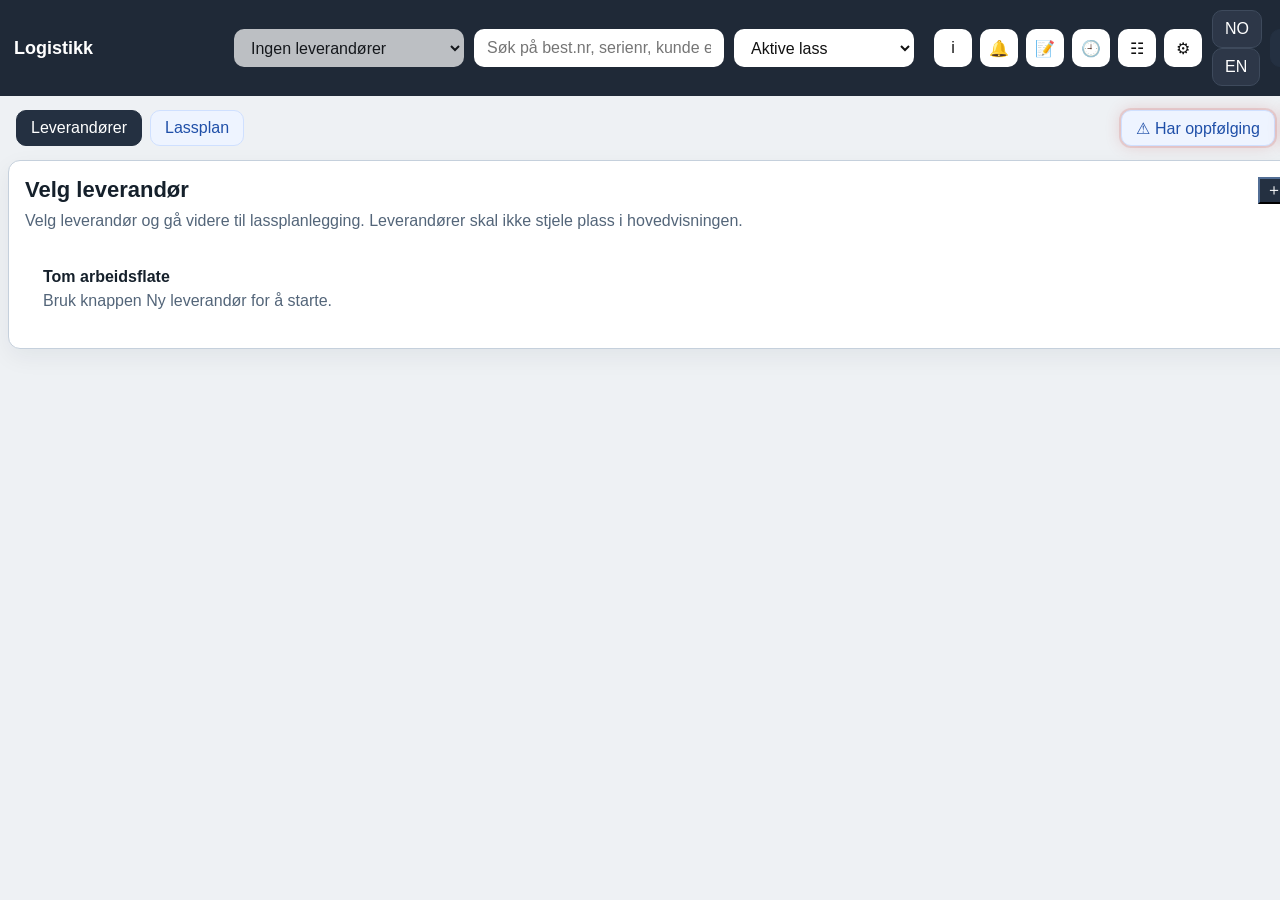
<file: modules/logistikk-og-ordre/intern-lassplan/static/index.html>
<!DOCTYPE html>
<html lang="no">
<head>
<meta charset="UTF-8" />
<meta name="viewport" content="width=device-width, initial-scale=1.0" />
<title>Logistikk</title>
<style>
:root{
  --bg:#eef1f4;
  --surface:#ffffff;
  --surface-soft:#f3f5f7;
  --surface-muted:#e9edf2;
  --surface-strong:#dde5ee;
  --border:#c5d0dc;
  --text:#15202b;
  --muted:#536579;
  --accent:#f58220;
  --accent-dark:#d76a10;
  --blue:#243041;
  --green:#2f8f5b;
  --amber:#d9a441;
  --red:#bf3f3f;
  --slate:#243041;
  --shadow:0 2px 10px rgba(16,24,40,.06);
  --radius:12px;
}
*{box-sizing:border-box}
html,body{margin:0;padding:0;font-family:Arial,Helvetica,sans-serif;background:var(--bg);color:var(--text)}
body{min-width:1420px}
button,input,select,textarea{font:inherit}
button{cursor:pointer}
.hidden{display:none !important}

@media print{
  .topbar,.toolbar,.hero-actions,.lass-actions,.row-actions,.drawer,.toast-wrap,.detail-panel,.detail-header-actions,.detail-filters,.detail-tabs,.page-controls{display:none !important}
  .page{padding:0}
  .panel{box-shadow:none}
  body{background:#fff;min-width:auto}
}

.topbar{
  position:sticky;
  top:0;
  z-index:80;
  display:grid;
  grid-template-columns:210px 230px 250px 180px 1fr auto;
  gap:10px;
  align-items:center;
  padding:10px 14px;
  background:#1f2937;
  color:#fff;
}
.brand{
  font-size:18px;
  font-weight:700;
  white-space:nowrap;
}
.topbar input,.topbar select,.topbar button{
  height:38px;
  border-radius:10px;
  border:1px solid rgba(255,255,255,.12);
  padding:0 12px;
}
.topbar input,.topbar select{background:#fff;color:#111}
.topbar button{background:#fff;color:#111}
.topbar button.primary{background:var(--accent);color:#fff;border-color:var(--accent)}
.topbar button.ghost{background:#2d3748;color:#fff;border-color:#3e4a5c}

.iconbar{
  display:flex;
  gap:8px;
  align-items:center;
}
.top-icon{
  position:relative;
  width:38px;
  height:38px;
  border-radius:10px;
  border:1px solid rgba(255,255,255,.12);
  background:#e7edf4;
  display:flex;
  align-items:center;
  justify-content:center;
  color:#1c2633;
}
.top-icon .dot{
  position:absolute;
  top:4px;
  right:4px;
  width:10px;
  height:10px;
  border-radius:999px;
  background:var(--red);
  display:none;
}
.top-icon.has-unread .dot{display:block}

.page{
  display:flex;
  flex-direction:column;
  gap:12px;
  padding:14px;
}
.panel{
  background:var(--surface);
  border:1px solid var(--border);
  border-radius:var(--radius);
  box-shadow:var(--shadow);
}

.page-controls{
  display:flex;
  gap:10px;
  align-items:center;
  justify-content:space-between;
}
.page-mode{
  display:flex;
  gap:8px;
  align-items:center;
}
.page-mode button{
  height:36px;
  padding:0 12px;
  border-radius:10px;
  border:1px solid #cfe0ff;
  background:#eef4ff;
  color:#1f4fa8;
}
.page-mode button.active{
  background:#243041;
  color:#fff;
  border-color:#243041;
}

.supplier-page{
  display:none;
}
.supplier-page.active{
  display:block;
}
.supplier-grid{
  display:grid;
  grid-template-columns:repeat(auto-fit,minmax(260px,1fr));
  gap:12px;
}
.supplier-card{
  border:1px solid var(--border);
  border-radius:14px;
  background:#fff;
  padding:16px;
  box-shadow:var(--shadow);
  display:flex;
  flex-direction:column;
  gap:10px;
}
.supplier-card h3{
  margin:0;
  font-size:18px;
}
.supplier-card p{
  margin:0;
  font-size:13px;
  line-height:1.45;
  color:var(--muted);
}
.supplier-card .row{
  display:flex;
  gap:8px;
  flex-wrap:wrap;
  align-items:center;
}
.supplier-card button{
  height:38px;
  padding:0 12px;
  border-radius:10px;
  border:1px solid var(--border);
  background:#fff;
}
.supplier-card button.primary{
  background:var(--accent);
  color:#fff;
  border-color:var(--accent);
}

.hero{
  display:grid;
  grid-template-columns:1.2fr 1fr;
  gap:14px;
  padding:14px 16px;
  align-items:start;
}
.hero h1{margin:0 0 6px 0;font-size:22px}
.hero p{margin:0;color:var(--muted);line-height:1.45}
.hero-actions{
  display:flex;
  gap:8px;
  flex-wrap:wrap;
  justify-content:flex-end;
}
.hero-actions button{
  height:36px;
  padding:0 12px;
  border-radius:10px;
  border:1px solid var(--border);
  background:#fff;
}

.summary{
  display:grid;
  grid-template-columns:repeat(6,1fr);
  gap:10px;
  padding:14px 16px;
}
.summary-card{
  min-height:88px;
  padding:12px 14px;
  border:1px solid var(--border);
  border-radius:12px;
  background:var(--surface-soft);
}
.summary-card.highlight{
  background:#eefbf4;
  border-color:#caead9;
}
.summary-card .label{
  margin-bottom:8px;
  font-size:12px;
  color:var(--muted);
  text-transform:uppercase;
  letter-spacing:.04em;
}
.summary-card .value{
  font-size:28px;
  font-weight:700;
  line-height:1.05;
  margin-bottom:6px;
}
.summary-card .sub{
  font-size:13px;
  line-height:1.35;
  color:var(--muted);
}

.toolbar{
  display:grid;
  grid-template-columns:1.35fr auto;
  gap:12px;
  align-items:start;
  padding:12px 16px;
}
.filter-grid{
  display:grid;
  grid-template-columns:repeat(5,1fr);
  gap:10px;
}
.field{
  display:flex;
  flex-direction:column;
  gap:6px;
}
.field label{
  font-size:12px;
  font-weight:700;
  color:var(--muted);
}
.field input,.field select,.field textarea{
  min-height:38px;
  padding:8px 10px;
  border:1px solid var(--border);
  border-radius:10px;
  background:#fff;
}
.field textarea{
  min-height:96px;
  resize:vertical;
}
.toolbar-actions{
  display:flex;
  gap:8px;
  flex-wrap:wrap;
  justify-content:flex-end;
  align-items:flex-end;
}
.toolbar-actions button{
  height:38px;
  padding:0 12px;
  border-radius:10px;
  border:1px solid var(--border);
  background:#fff;
}

.main-split{
  display:grid;
  grid-template-columns:1fr;
  gap:12px;
}
.main-split.with-detail{
  grid-template-columns:minmax(760px,1fr) 620px;
  align-items:start;
}
.left-content{
  display:flex;
  flex-direction:column;
  gap:12px;
  min-width:0;
}

.detail-panel{
  position:sticky;
  top:68px;
  display:none;
  flex-direction:column;
  gap:10px;
  min-width:0;
}
.main-split.with-detail .detail-panel{
  display:flex;
}

body.editor-focus{
  min-width:1280px;
}
body.editor-focus .page-controls,
body.editor-focus .hero,
body.editor-focus .summary{
  display:none;
}
body.editor-focus .main-split.with-detail{
  grid-template-columns:1fr;
}
body.editor-focus .main-split.with-detail .left-content{
  display:none;
}
body.editor-focus .detail-panel{
  position:relative;
  top:0;
}
body.editor-focus .detail-shell{
  min-height:calc(100vh - 112px);
}
body.editor-focus .detail-header{
  position:sticky;
  top:0;
  z-index:3;
}
body.editor-focus .detail-tabs{
  display:none;
}
body.editor-focus .detail-body{
  padding-top:8px;
  display:grid;
  grid-template-columns:repeat(3,minmax(0,1fr));
  gap:12px;
  align-items:start;
}
body.editor-focus .detail-section{
  display:flex;
}
body.editor-focus #tab-overview{
  grid-column:1;
}
body.editor-focus #tab-linehub{
  grid-column:2 / span 2;
  min-width:0;
}
body.editor-focus #tab-linehub .linehub-layout{
  display:grid;
  grid-template-columns:repeat(2,minmax(0,1fr));
  gap:12px;
  align-items:start;
}
body.editor-focus #tab-followup{
  display:none;
}
body.editor-focus .preview-frame{
  height:820px;
}
body.editor-focus .linehub-layout{
  min-height:unset;
}
body.editor-focus .preview-shell{
  min-width:0;
}
body.editor-focus .preview-shell .preview-body{
  min-height:820px;
}
body.editor-focus .preview-shell.expanded{
  grid-column:1 / -1;
}
body.editor-focus .preview-shell.expanded .preview-frame{
  height:82vh;
}

.focus-actionbar{
  display:none;
  align-items:center;
  justify-content:space-between;
  gap:12px;
  padding:12px 14px;
  border-bottom:1px solid var(--border);
  background:linear-gradient(180deg,#243041 0%, #1b2430 100%);
  color:#fff;
}
.focus-actionbar-copy{
  display:flex;
  flex-direction:column;
  gap:2px;
}
.focus-actionbar-copy strong{
  font-size:15px;
  letter-spacing:.01em;
}
.focus-actionbar-copy span{
  font-size:12px;
  color:rgba(255,255,255,.78);
}
.focus-actionbar-actions{
  display:flex;
  flex-wrap:wrap;
  justify-content:flex-end;
  gap:8px;
}
.focus-actionbar-actions button{
  height:38px;
  padding:0 14px;
  border-radius:10px;
  border:1px solid rgba(255,255,255,.16);
  background:rgba(255,255,255,.08);
  color:#fff;
  font-weight:700;
}
.focus-actionbar-actions .primary{
  background:linear-gradient(180deg,var(--accent) 0%, var(--accent-dark) 100%);
  border-color:var(--accent-dark);
  box-shadow:0 10px 24px rgba(245,130,32,.22);
}
.focus-actionbar-actions .ghost{
  background:rgba(255,255,255,.04);
}
body.editor-focus .focus-actionbar{
  display:flex;
}
body.editor-focus .detail-header-actions{
  display:none;
}
body.editor-focus .focus-mode-note{
  display:none;
}
.explorer-toolbar{
  background:linear-gradient(180deg,#fff 0%, #f8fafc 100%);
}
.explorer-toolbar .meta-row{
  display:flex;
  flex-wrap:wrap;
  align-items:center;
  gap:8px;
}
.explorer-toolbar .source-badge{
  font-weight:700;
  color:#243041;
  background:#fff7ef;
  border:1px solid #efc28f;
}
.field input,.field select,.field textarea,
.extract-input-wrap input{
  background:#fff;
  border-color:#bcc8d6;
  box-shadow:inset 0 1px 0 rgba(255,255,255,.5);
}
.detail-subsection,
.explorer-shell,
.preview-shell{
  background:linear-gradient(180deg,#ffffff 0%, #f8fafc 100%);
}
.preview-head,.explorer-head{
  background:linear-gradient(180deg,#eef3f7 0%, #e4ebf3 100%);
}
button.danger,#deleteOrderBtn{
  background:linear-gradient(180deg,#c44d4d 0%, #a93838 100%);
  color:#fff;
  border-color:#9e3030;
}
@media (max-width: 1200px){
  body.editor-focus .detail-body{
    grid-template-columns:minmax(0,1fr);
  }
  .linehub-layout{
    grid-template-columns:minmax(0,1fr);
  }
  .focus-actionbar{
    align-items:flex-start;
    flex-direction:column;
  }
  .focus-actionbar-actions{
    width:100%;
    justify-content:flex-start;
  }
}

.extract-modal{
  width:min(820px,100%);
}
.extract-intro{
  margin:0;
  color:var(--muted);
  line-height:1.5;
}
.extract-grid{
  display:grid;
  grid-template-columns:140px minmax(0,1fr);
  gap:10px 12px;
  align-items:start;
}
.extract-row{
  display:contents;
}
.extract-check{
  display:flex;
  align-items:center;
  gap:8px;
  font-weight:700;
  color:var(--text);
  padding-top:10px;
}
.extract-check input{
  margin:0;
}
.extract-input-wrap{
  display:flex;
  flex-direction:column;
  gap:6px;
}
.extract-input-wrap input{
  min-height:40px;
  padding:8px 10px;
  border:1px solid var(--border);
  border-radius:10px;
}
.extract-help{
  font-size:12px;
  color:var(--muted);
}
.focus-mode-note{
  display:none;
  padding:10px 14px;
  border-bottom:1px solid var(--border);
  background:#eef4ff;
  color:#1f4fa8;
  font-size:13px;
}
body.editor-focus .focus-mode-note{
  display:block;
}

.detail-shell{
  overflow:hidden;
}
#uploadDocBtn{display:none}
.detail-header{
  display:flex;
  justify-content:space-between;
  align-items:flex-start;
  gap:12px;
  padding:12px 14px;
  border-bottom:1px solid var(--border);
  background:var(--surface-soft);
}
.detail-header h2{
  margin:0 0 4px 0;
  font-size:18px;
}
.detail-header p{
  margin:0;
  color:var(--muted);
  font-size:13px;
  line-height:1.4;
}
.detail-header-actions{
  display:flex;
  gap:8px;
  flex-wrap:wrap;
}
.detail-header-actions button{
  height:34px;
  padding:0 10px;
  border-radius:10px;
  border:1px solid var(--border);
  background:#fff;
}

.detail-filters{
  display:flex;
  gap:8px;
  flex-wrap:wrap;
  padding:10px 14px 0 14px;
}
.filter-chip{
  height:32px;
  padding:0 10px;
  border-radius:999px;
  border:1px solid var(--border);
  background:#fff;
}
.filter-chip.active{
  background:#eef4ff;
  border-color:#cfe0ff;
  color:#1f4fa8;
}
.filter-inline{
  display:flex;
  gap:8px;
  align-items:center;
  flex-wrap:nowrap;
  overflow-x:auto;
  grid-column:1 / -1;
  padding-bottom:2px;
}
.filter-inline .filter-chip{
  flex:0 0 auto;
}
.filter-inline .field{
  min-width:auto;
}
.filter-inline-top{
  margin-bottom:12px;
}
.quick-actions .tool-icon{
  position:relative;
}
.quick-actions .tool-icon[data-label]::after{
  content:attr(data-label);
  position:absolute;
  bottom:-18px;
  left:50%;
  transform:translateX(-50%);
  font-size:10px;
  color:var(--muted);
  white-space:nowrap;
  font-weight:600;
}

.detail-tabs{
  display:flex;
  gap:8px;
  flex-wrap:wrap;
  padding:10px 14px 0 14px;
}
.detail-tab{
  height:34px;
  padding:0 12px;
  border-radius:999px;
  border:1px solid var(--border);
  background:#fff;
}
.detail-tab.active{
  background:#eef4ff;
  border-color:#cfe0ff;
  color:#1f4fa8;
}

.detail-body{
  padding:12px 14px 14px 14px;
  display:flex;
  flex-direction:column;
  gap:12px;
}
.detail-section{
  display:none;
  flex-direction:column;
  gap:12px;
}
.detail-section.active{
  display:flex;
}
 .detail-grid{
  display:grid;
  grid-template-columns:repeat(2,1fr);
  gap:8px;
}
.overview-grid{
  grid-template-columns:repeat(6,minmax(0,1fr));
}
.overview-grid .span-1{grid-column:span 1;}
.overview-grid .span-2{grid-column:span 2;}
.overview-grid .span-3{grid-column:span 3;}
.overview-grid .span-4{grid-column:1 / -1;}
.followup-grid{
  grid-template-columns:repeat(3,minmax(0,1fr));
}
.followup-grid .span-2{grid-column:span 2;}
.followup-grid .span-3{grid-column:1 / -1;}
.field.checkbox-inline{
  display:flex;
  align-items:flex-end;
}
.field.checkbox-inline label{
  display:flex;
  align-items:center;
  gap:8px;
  min-height:42px;
}
.field input.compact-input,
.field select.compact-input{
  max-width:100%;
}
#dOrderNo,#dSerial,#dLoad,#dTag,#dStatus{
  min-width:0;
}
#dSerial{
  font-family:ui-monospace,SFMono-Regular,Menlo,Consolas,monospace;
}
.detail-actions{
  display:flex;
  gap:10px;
  flex-wrap:wrap;
}
.detail-actions button{
  min-width:150px;
  height:40px;
  padding:0 16px;
  border-radius:10px;
  border:1px solid var(--border);
  background:#fff;
  display:inline-flex;
  align-items:center;
  justify-content:center;
}
.detail-subsection{
  border:1px solid var(--border);
  border-radius:12px;
  padding:12px;
  background:var(--surface-soft);
}
.subsection-head{
  margin-bottom:10px;
}
.subsection-head h4{
  margin:0 0 4px 0;
  font-size:15px;
}
.subsection-head p{
  margin:0;
  font-size:12px;
  color:var(--muted);
}

 .linehub-layout{
  display:grid;
  grid-template-columns:minmax(220px, 0.28fr) minmax(840px, 1.72fr);
  gap:12px;
  min-height:520px;
  position:relative;
}
.linehub-layout.preview-expanded .explorer-shell{
  display:none;
}
.linehub-layout.preview-expanded .preview-shell{
  grid-column:1 / -1;
}
.explorer-shell,
.preview-shell{
  border:1px solid var(--border);
  border-radius:12px;
  overflow:hidden;
  background:#fff;
}
.explorer-head,
.preview-head{
  display:flex;
  justify-content:space-between;
  align-items:center;
  gap:10px;
  padding:10px 12px;
  border-bottom:1px solid var(--border);
  background:var(--surface-soft);
}
.explorer-head h4,
.preview-head h4{
  margin:0;
  font-size:14px;
}
.preview-actions{
  display:flex;
  gap:8px;
  align-items:center;
  flex-wrap:wrap;
}
.preview-actions button{
  height:34px;
  padding:0 12px;
  border-radius:10px;
  border:1px solid var(--border);
  background:#fff;
}
.preview-actions button.primary{
  background:#243041;
  color:#fff;
  border-color:#243041;
}
.preview-shell.expanded{
  box-shadow:0 20px 50px rgba(15,23,42,.18);
}
.preview-shell.expanded .preview-body{
  min-height:760px;
}
.preview-shell.expanded .preview-frame{
  height:72vh;
}
.explorer-toolbar{
  display:flex;
  gap:8px;
  flex-wrap:wrap;
  padding:10px 12px;
  border-bottom:1px solid var(--border);
  background:#fff;
}
.explorer-toolbar button,
.explorer-toolbar select{
  height:32px;
  padding:0 10px;
  border-radius:9px;
  border:1px solid var(--border);
  background:#fff;
}
.explorer-toolbar button:disabled{
  opacity:.5;
  cursor:not-allowed;
}
.explorer-help{
  padding:10px 12px;
  border-bottom:1px solid var(--border);
  background:var(--surface-soft);
  color:var(--muted);
  font-size:12px;
  line-height:1.45;
}
.explorer-help strong{
  color:var(--text);
}
.dropzone{
  margin:10px 12px;
  padding:14px;
  border:1px dashed #b9c5d3;
  border-radius:12px;
  background:#fafcff;
  color:var(--muted);
  font-size:13px;
  line-height:1.5;
  text-align:center;
}
.dropzone-actions{
  display:flex;
  justify-content:center;
  margin-top:10px;
}
.dropzone-actions button{
  height:34px;
  padding:0 12px;
  border-radius:10px;
  border:1px solid var(--border);
  background:#fff;
}
.dropzone.drag-over{
  border-color:var(--blue);
  background:#eef4ff;
  color:#1f4fa8;
}
.explorer-list{
  display:flex;
  flex-direction:column;
  gap:0;
  max-height:420px;
  overflow:auto;
}
.explorer-item{
  display:grid;
  grid-template-columns:minmax(0,1fr) auto;
  gap:10px;
  align-items:center;
  padding:12px;
  border-top:1px solid #eef2f6;
  background:#fff;
}
.explorer-item.active{
  background:#eef4ff;
}
.explorer-item h5{
  margin:0 0 4px 0;
  font-size:13px;
}
.explorer-item p{
  margin:0;
  font-size:12px;
  color:var(--muted);
  line-height:1.35;
}
.explorer-actions{
  display:flex;
  gap:6px;
  flex-wrap:wrap;
  justify-content:flex-end;
  align-items:center;
}
.explorer-actions button{
  height:32px;
  padding:0 10px;
  border-radius:8px;
  border:1px solid var(--border);
  background:#fff;
}
.explorer-actions button.danger{
  border-color:#e7b9b9;
  color:#a13131;
  background:#fff7f7;
}
.explorer-actions button.active-source{
  border-color:#243041;
  background:#243041;
  color:#fff;
}
.explorer-source-toggle{
  display:flex;
  align-items:center;
  gap:6px;
  margin-right:4px;
  font-size:12px;
  color:var(--text);
  white-space:nowrap;
}
.explorer-source-toggle input{
  margin:0;
}
.explorer-item.source-active{
  box-shadow:inset 4px 0 0 #243041;
}
.explorer-source-meta{
  display:flex;
  align-items:center;
  gap:6px;
  flex-wrap:wrap;
  font-size:12px;
  color:var(--muted);
}
.explorer-source-chip{
  display:inline-flex;
  align-items:center;
  gap:6px;
  padding:2px 8px;
  border-radius:999px;
  background:#eef4ff;
  color:#243041;
  font-size:11px;
  font-weight:700;
}

.preview-body{
  min-height:320px;
  background:#fff;
}
.preview-placeholder{
  padding:16px;
  color:var(--muted);
}
.preview-frame{
  width:100%;
  height:620px;
  border:0;
}
.preview-image{
  display:block;
  max-width:100%;
}
.preview-text{
  padding:14px;
  white-space:pre-wrap;
  line-height:1.5;
  font-size:13px;
}

.stack{
  display:flex;
  flex-direction:column;
  gap:12px;
}
.unassigned-card,  .toolbar-chips-bottom{margin-top:12px}
.load-card{
  border:1px solid #b9c7d6;
  border-radius:16px;
  overflow:hidden;
  background:#f7fafc;
  border-left:8px solid #94a3b8;
  box-shadow:0 8px 18px rgba(36,48,65,.07);
}
.load-card.load-color-1{
  border-left-color:#15803d;
  background:linear-gradient(180deg,#effaf3 0%, #ffffff 20%);
}
.load-card.load-color-1 .load-head{
  background:var(--load-header-bg);
  color:#fff;
}
.load-card.load-color-2{
  border-left-color:#6d28d9;
  background:linear-gradient(180deg,#f4efff 0%, #ffffff 20%);
}
.load-card.load-color-2 .load-head{
  background:#2b1759;
  color:#fff;
}
.load-card.load-color-3{
  border-left-color:#c2410c;
  background:linear-gradient(180deg,#fff2e8 0%, #ffffff 20%);
}
.load-card.load-color-3 .load-head{
  background:#5a2407;
  color:#fff;
}
.load-card.load-color-4{
  border-left-color:#1d4ed8;
  background:linear-gradient(180deg,#eef4ff 0%, #ffffff 20%);
}
.load-card.load-color-4 .load-head{
  background:#14316f;
  color:#fff;
}
.load-card.load-color-5{
  border-left-color:#b42318;
  background:linear-gradient(180deg,#fff0f0 0%, #ffffff 20%);
}
.load-card.load-color-5 .load-head{
  background:#661b18;
  color:#fff;
}
.load-card.full{border-left-color:var(--red)}
.load-card.full .load-head{box-shadow:inset 0 0 0 2px rgba(245,158,11,.35)}
.load-card.next-available .load-head{box-shadow:inset 0 0 0 2px rgba(249,115,22,.38)}
 .load-head,.unassigned-head{
  display:grid;
  grid-template-columns:auto 1fr auto;
  gap:10px;
  align-items:center;
  padding:8px 12px;
  min-height:56px;
  border-bottom:1px solid var(--border);
  background:var(--unassigned-header-bg);
  color:#fff;
}
.load-left{
  display:flex;
  align-items:center;
  gap:10px;
}
.load-priority{
  min-width:110px;
  height:30px;
  padding:0 12px;
  border-radius:999px;
  background:#0f172a;
  color:#fff;
  display:flex;
  align-items:center;
  justify-content:center;
  font-size:12px;
  font-weight:700;
  text-transform:uppercase;
  letter-spacing:.04em;
}
.load-title{
  font-size:16px;
  font-weight:700;
  white-space:nowrap;
}
.load-metrics{
  display:flex;
  flex-wrap:wrap;
  gap:8px;
  align-items:center;
}
.load-head .badge{
  border:1px solid rgba(249,115,22,.45);
}
.load-head .badge.green,
.load-head .badge.red,
.load-head .badge.blue,
.load-head .badge.gray{
  background:rgba(255,255,255,.96);
}
.load-head .strong-metric{
  font-weight:800;
}
.load-note{
  padding:10px 14px;
  background:#fff7e8;
  border-bottom:1px solid #f2ddab;
  font-size:13px;
  line-height:1.45;
}
.lass-actions{
  display:flex;
  gap:8px;
  align-items:center;
}
.lass-actions button{
  height:30px;
  padding:0 10px;
  border-radius:10px;
  border:1px solid var(--border);
  background:#fff;
}
.full-toggle{
  display:flex;
  align-items:center;
  gap:8px;
  min-width:96px;
  justify-content:center;
  height:30px;
  padding:0 12px;
  border-radius:10px;
  border:1px solid var(--border);
  background:#fff;
  font-weight:700;
  color:#334155;
}
.full-toggle.active{
  background:#fff0f0;
  border-color:#e6b7b7;
  color:#a13030;
  box-shadow:0 0 0 2px rgba(201,77,77,.10);
}

.badge{
  display:inline-flex;
  align-items:center;
  gap:6px;
  padding:3px 8px;
  border-radius:999px;
  font-size:12px;
  white-space:nowrap;
  border:1px solid transparent;
}
.badge.gray{color:#425466;background:#eff3f6;border-color:#d9e1e8}
.badge.blue{color:#1f4fa8;background:#eef4ff;border-color:#cfe0ff}
.badge.green{color:#1a7d51;background:#eefbf4;border-color:#caead9}
.badge.amber{color:#8a6410;background:#fff7e8;border-color:#f2ddab}
.badge.red{color:#a13030;background:#fff0f0;border-color:#f0caca}

.table-wrap{overflow:auto}
.orders{
  width:100%;
  border-collapse:collapse;
  min-width:1320px;
}
.orders th{
  position:sticky;
  top:0;
  z-index:1;
  padding:10px 8px;
  text-align:left;
  font-size:12px;
  text-transform:uppercase;
  letter-spacing:.04em;
  color:var(--muted);
  background:#f7f9fb;
  border-bottom:1px solid var(--border);
  white-space:nowrap;
}
.orders td{
  padding:10px 8px;
  border-bottom:1px solid #edf1f5;
  vertical-align:top;
  font-size:13px;
}
.orders tr:hover td{background:#fcfdff}
.orders tr.active-order td{background:#eef4ff}
.orders tr.dragging td{opacity:.45}

.row-actions{
  display:flex;
  gap:6px;
  align-items:center;
}
.icon-btn{
  min-width:30px;
  height:30px;
  padding:0 8px;
  border-radius:8px;
  border:1px solid var(--border);
  background:#fff;
}
.icon-btn.blue{background:#eef4ff;border-color:#cfe0ff}
.icon-btn.green{background:#eefbf4;border-color:#caead9}
.icon-btn.amber{background:#fff7e8;border-color:#f2ddab}
.icon-btn.red{background:#fff0f0;border-color:#f0caca}

.inline-select{
  width:100%;
  min-width:88px;
  height:34px;
  padding:4px 8px;
  border:1px solid var(--border);
  border-radius:8px;
  background:#fff;
}
.small-text{
  margin-top:4px;
  font-size:12px;
  color:var(--muted);
  line-height:1.35;
}
.empty{
  padding:16px 14px;
  color:var(--muted);
}

.drawer{
  position:fixed;
  top:62px;
  right:14px;
  width:430px;
  max-height:78vh;
  overflow:auto;
  display:none;
  z-index:100;
  border:1px solid var(--border);
  border-radius:16px;
  background:#fff;
  box-shadow:0 24px 60px rgba(15,23,42,.18);
}
.drawer.open{display:block}
.drawer-header{
  position:sticky;
  top:0;
  z-index:1;
  display:flex;
  justify-content:space-between;
  align-items:center;
  gap:10px;
  padding:14px 16px;
  border-bottom:1px solid var(--border);
  background:#fff;
}
.drawer-header h3{margin:0;font-size:20px}
.drawer-body{
  padding:12px 14px 14px 14px;
  display:flex;
  flex-direction:column;
  gap:10px;
}
.drawer-card{
  border:1px solid var(--border);
  border-radius:12px;
  padding:12px;
  background:var(--surface-soft);
}
.drawer-card.unread{box-shadow:0 0 0 2px rgba(47,111,237,.10)}
.drawer-card h4{margin:0 0 6px 0;font-size:14px}
.drawer-card p{margin:0 0 8px 0;font-size:13px;color:var(--muted);line-height:1.4}
.drawer-actions{
  display:flex;
  flex-wrap:wrap;
  gap:8px;
}
.drawer-actions button{
  height:32px;
  padding:0 10px;
  border-radius:9px;
  border:1px solid var(--border);
  background:#fff;
}
.column-grid{
  display:grid;
  grid-template-columns:repeat(2,1fr);
  gap:8px;
}
.column-item{
  display:flex;
  align-items:center;
  gap:8px;
  padding:8px 10px;
  border:1px solid var(--border);
  border-radius:10px;
  background:var(--surface-soft);
}

.modal-wrap{
  position:fixed;
  inset:0;
  display:none;
  align-items:center;
  justify-content:center;
  padding:20px;
  background:rgba(15,23,42,.38);
  z-index:120;
}
.modal-wrap.open{display:flex}
.modal{
  width:min(760px,100%);
  max-height:92vh;
  overflow:auto;
  border-radius:18px;
  border:1px solid var(--border);
  background:#fff;
  box-shadow:0 20px 60px rgba(2,6,23,.18);
}
.modal-header{
  display:flex;
  justify-content:space-between;
  align-items:center;
  gap:12px;
  padding:16px 18px;
  border-bottom:1px solid var(--border);
}
.modal-header h3{margin:0;font-size:20px}
.modal-body{
  padding:16px 18px;
  display:flex;
  flex-direction:column;
  gap:14px;
}
.modal-grid{
  display:grid;
  grid-template-columns:repeat(2,1fr);
  gap:12px;
}
.modal-actions{
  display:flex;
  flex-wrap:wrap;
  gap:8px;
  justify-content:flex-end;
  padding:0 18px 18px 18px;
}
.modal-actions button{
  height:40px;
  padding:0 14px;
  border-radius:10px;
  border:1px solid var(--border);
  background:#fff;
}
.modal-actions .primary{
  background:var(--accent);
  color:#fff;
  border-color:var(--accent);
}
.notice{
  padding:10px 12px;
  border:1px solid #f0dfbf;
  border-radius:10px;
  background:#fff8ee;
  font-size:13px;
  line-height:1.45;
}
.tag-list{
  display:flex;
  flex-wrap:wrap;
  gap:8px;
}
.tag-choice{
  height:36px;
  padding:0 12px;
  border-radius:999px;
  border:1px solid var(--border);
  background:#fff;
}
.tag-choice.active{
  border-color:#f0c16d;
  background:#fff4dc;
}

.toast-wrap{
  position:fixed;
  right:14px;
  bottom:14px;
  z-index:140;
  display:flex;
  flex-direction:column;
  gap:8px;
}
.toast{
  min-width:260px;
  max-width:420px;
  padding:12px 14px;
  border-radius:12px;
  border:1px solid var(--border);
  background:#fff;
  box-shadow:0 14px 30px rgba(15,23,42,.12);
}
.toast strong{display:block;margin-bottom:4px}

.compact-tools{align-items:flex-start}
.tool-icon{
  width:38px;
  min-width:38px;
  height:38px;
  padding:0;
  border-radius:10px;
  font-size:16px;
  font-weight:700;
}
.toolbar-actions .tool-icon.dark,
.detail-header-actions button,
.detail-actions button,
.explorer-actions button,
.row-actions .icon-btn,
.lass-actions button,
.hero-actions button,
.modal-actions button,
.page-mode button,
#excelBtn,
#pdfBtn,
#newSupplierBtn{
  background:#243041;
  color:#fff;
  border-color:#243041;
}
.toolbar-actions .tool-icon.danger,
#deleteOrderBtn,
#closeDocViewerBtn{
  background:#8f2d2d;
  color:#fff;
  border-color:#8f2d2d;
}
.toolbar-actions .tool-icon:hover,
.detail-header-actions button:hover,
.detail-actions button:hover,
.explorer-actions button:hover,
.row-actions .icon-btn:hover,
.lass-actions button:hover,
.hero-actions button:hover,
.modal-actions button:hover,
.page-mode button:hover{
  filter:brightness(1.08);
}
.document-viewer{
  display:flex;
  flex-direction:column;
  gap:10px;
  padding:12px 14px 14px 14px;
}
.document-viewer-head{
  display:flex;
  justify-content:space-between;
  align-items:flex-start;
  gap:12px;
  padding:12px;
  border:1px solid var(--border);
  border-radius:12px;
  background:var(--surface-soft);
}
.document-viewer-head h3{
  margin:0 0 4px 0;
  font-size:18px;
}
.document-viewer-head p{
  margin:0;
  color:var(--muted);
  font-size:13px;
}
.document-viewer-actions{
  display:flex;
  gap:8px;
  flex-wrap:wrap;
}
.document-viewer-actions button{
  height:36px;
  padding:0 12px;
  border-radius:10px;
  border:1px solid var(--border);
}
.document-viewer-body{
  min-height:620px;
  border:1px solid var(--border);
  border-radius:12px;
  background:#fff;
  overflow:auto;
}
.document-viewer-body .preview-frame{
  height:78vh;
}
.document-viewer-body .preview-image{
  max-width:100%;
  margin:0 auto;
}
.document-viewer-body .preview-text{
  min-height:620px;
}
.load-card.full{
  box-shadow:0 0 0 2px rgba(201,77,77,.16), var(--shadow);
}
.load-card.full .load-head{
  border-bottom-color:#f0caca;
}
.load-full-state{
  display:inline-flex;
  align-items:center;
  gap:6px;
}
.load-full-state strong{
  color:#a13030;
}
.full-toggle.active::before{
  content:"✓";
  font-weight:700;
}
.empty-state{
  padding:22px 18px;
  color:var(--muted);
}
.empty-state strong{
  display:block;
  margin-bottom:6px;
  color:var(--text);
}

.toolbar-actions.compact-tools{
  align-items:center;
}
.action-pill{
  display:flex;
  flex-direction:column;
  justify-content:center;
  align-items:flex-start;
  min-width:154px;
  min-height:58px;
  padding:8px 12px;
  border-radius:12px;
  border:1px solid #243041;
  background:#243041;
  color:#fff;
  line-height:1.15;
  text-align:left;
}
.action-pill strong{
  display:block;
  font-size:14px;
  font-weight:700;
}
.action-pill small{
  display:block;
  margin-top:4px;
  font-size:11px;
  opacity:.82;
}
.action-pill .symbol{
  margin-right:6px;
  font-size:14px;
  font-weight:700;
}
.action-pill.danger{
  background:#8f2d2d;
  border-color:#8f2d2d;
}
.toolbar-actions .action-pill:hover,
.supplier-card .danger:hover,
.drawer-header-actions button:hover{
  filter:brightness(1.08);
}

.topbar-right{
  display:flex;
  gap:10px;
  justify-content:flex-end;
  align-items:center;
}
.export-group{
  display:flex;
  gap:8px;
  align-items:center;
}
.export-group button{
  background:#243041;
  color:#fff;
  border-color:#243041;
}
.quick-actions{
  display:flex;
  gap:8px;
  align-items:flex-end;
}
.quick-actions .action-pill{
  min-width:148px;
}
.drawer-card{
  cursor:pointer;
}
.drawer-card .drawer-actions{
  margin-top:10px;
}
.drawer-card.read{
  opacity:.78;
}
.supplier-toolbar{
  display:flex;
  justify-content:space-between;
  align-items:flex-start;
  gap:12px;
  flex-wrap:wrap;
  margin-bottom:14px;
}
.supplier-toolbar-actions{
  display:flex;
  gap:8px;
  flex-wrap:wrap;
}
.supplier-toolbar-actions button,
.supplier-card button.danger{
  background:#243041;
  color:#fff;
  border-color:#243041;
}
.supplier-card button.danger{
  background:#8f2d2d;
  border-color:#8f2d2d;
}
.drawer-header-actions{
  display:flex;
  gap:8px;
  flex-wrap:wrap;
  align-items:center;
}
.drawer-header-actions button{
  height:34px;
  padding:0 10px;
  border-radius:10px;
  border:1px solid var(--border);
  background:#fff;
}


.page-mode button{
  background:#eef4ff !important;
  color:#1f4fa8 !important;
  border-color:#cfe0ff !important;
}
.page-mode button.active{
  background:#243041 !important;
  color:#fff !important;
  border-color:#243041 !important;
}
.quick-action{
  display:inline-flex;
  align-items:center;
  gap:8px;
  height:38px;
  padding:0 12px;
  border-radius:10px;
  border:1px solid #243041;
  background:#243041;
  color:#fff;
  font-weight:700;
  white-space:nowrap;
}
.quick-action .symbol{
  font-size:15px;
  line-height:1;
}
.quick-action:hover{
  filter:brightness(1.08);
}
.quick-actions{
  display:flex;
  align-items:center;
  gap:8px;
  flex-wrap:wrap;
}
.quick-actions .tool-icon{
  display:inline-flex;
  align-items:center;
  justify-content:center;
}


.tm-theme-accent{ color:var(--accent); }
.panel,.detail-shell,.linehub-shell,.preview-shell,.overview-followup{ box-shadow:0 8px 24px rgba(21,32,43,.06); }
.detail-header,.preview-head,.explorer-head,.document-viewer-head{ background:linear-gradient(180deg,#ffffff 0%, #f4f6f8 100%); }
button,.btn{ transition:background .18s ease, border-color .18s ease, box-shadow .18s ease, color .18s ease, transform .18s ease; }
button.primary,.modal-actions .primary,#saveOrderBtn,#extractOrderInfoBtn.import-ready{
  background:linear-gradient(180deg,var(--accent) 0%, var(--accent-dark) 100%);
  color:#fff; border-color:var(--accent-dark);
}
#extractOrderInfoBtn{ font-weight:800; }
#extractOrderInfoBtn.import-ready{ box-shadow:0 0 0 3px rgba(245,130,32,.18), 0 10px 24px rgba(245,130,32,.18); }
#extractOrderInfoBtn.import-pulse{ animation:importPulse 1.5s ease-in-out infinite; }
@keyframes importPulse{
  0%,100%{ box-shadow:0 0 0 0 rgba(245,130,32,.26), 0 10px 24px rgba(245,130,32,.18);}
  50%{ box-shadow:0 0 0 6px rgba(245,130,32,.12), 0 12px 28px rgba(245,130,32,.24);}
}
.badge.gray{ background:#eef2f6; color:#243041; border:1px solid #d3dce6; }
.explorer-help{ background:#fff7ef; color:#5e4a36; border-bottom:1px solid #f2d6bc; }
.dropzone{ background:linear-gradient(180deg,#fffaf5 0%, #fff 100%); border-color:#efc28f; color:#7a5a3d; }
.dropzone .dropzone-actions button{ background:#243041; color:#fff; border-color:#243041; }
.dropzone.drag-over{
  border-color:var(--accent); background:#fff3e7; color:#7a4a1e;
  box-shadow:inset 0 0 0 2px rgba(245,130,32,.18);
}
.field label,label,.extract-check{ color:#243041; font-weight:700; }
input,select,textarea{ background:#fff; border-color:#bcc8d5; }
input:focus,select:focus,textarea:focus{ outline:none; border-color:var(--accent); box-shadow:0 0 0 3px rgba(245,130,32,.14); }
.focus-mode-note{ background:#fff3e7; color:#5a402c; border-top:1px solid #f1d0b0; border-bottom:1px solid #f1d0b0; }


/* v31 focus layout and stronger TM-style contrast */
body.editor-focus .detail-shell{
  max-width:none;
}
body.editor-focus .detail-body{
  grid-template-columns:minmax(420px, 0.62fr) minmax(300px, 0.34fr) minmax(360px, 0.44fr);
  gap:16px;
  align-items:start;
}
body.editor-focus #tab-overview{
  grid-column:1;
}
body.editor-focus #tab-linehub{
  grid-column:2 / span 2;
}
body.editor-focus #tab-linehub .linehub-layout{
  display:grid;
  grid-template-columns:minmax(280px, 0.95fr) minmax(360px, 1.15fr);
  gap:16px;
  align-items:start;
}
body.editor-focus .explorer-shell,
body.editor-focus .preview-shell,
body.editor-focus .detail-grid,
body.editor-focus .detail-subsection{
  box-shadow:0 8px 24px rgba(18,28,45,.06);
}
body.editor-focus .explorer-shell,
body.editor-focus .preview-shell{
  border:1px solid #c9d5e2;
  border-radius:16px;
  overflow:hidden;
}
body.editor-focus .preview-frame{
  height:calc(100vh - 330px);
  min-height:560px;
}
body.editor-focus .explorer-list{
  max-height:330px;
  overflow:auto;
}
body.editor-focus .explorer-help{
  background:#fff4e8;
  border-top:1px solid #f2c79b;
  border-bottom:1px solid #f2c79b;
  color:#503211;
}
body.editor-focus .dropzone{
  background:linear-gradient(180deg,#fffdfa 0%, #fff4e7 100%);
  border:1px dashed #f2b06b;
}
body.editor-focus .detail-grid,
body.editor-focus .followup-inline,
body.editor-focus .detail-actions{
  background:#f9fbfd;
  border:1px solid #d7e1eb;
  border-radius:16px;
  padding:14px;
}
body.editor-focus .detail-actions{
  margin-top:12px;
}
body.editor-focus .focus-actionbar{
  box-shadow:0 10px 26px rgba(11,18,31,.16);
}
body.editor-focus .focus-actionbar-actions .primary{
  box-shadow:0 0 0 1px rgba(245,130,32,.22), 0 10px 20px rgba(245,130,32,.24);
}
body.editor-focus input,
body.editor-focus select,
body.editor-focus textarea{
  background:#fff;
  border-color:#b9c7d6;
}
body.editor-focus .field label,
body.editor-focus .subsection-head h4,
body.editor-focus .explorer-head h4,
body.editor-focus .preview-head h4{
  color:#1b2a3b;
}
@media (max-width: 1500px){
  body.editor-focus .detail-body{
    grid-template-columns:minmax(360px, 0.7fr) minmax(0, 1fr);
  }
  body.editor-focus #tab-linehub{
    grid-column:2;
  }
  body.editor-focus #tab-linehub .linehub-layout{
    grid-template-columns:minmax(260px, 0.9fr) minmax(320px, 1.1fr);
  }
}
@media (max-width: 1180px){
  body.editor-focus .detail-body{
    grid-template-columns:minmax(0,1fr);
  }
  body.editor-focus #tab-linehub{
    grid-column:1;
  }
  body.editor-focus #tab-linehub .linehub-layout{
    grid-template-columns:minmax(0,1fr);
  }
  body.editor-focus .preview-frame{
    height:620px;
  }
}


.load-card,
.load-card.load-color-1,
.load-card.load-color-2,
.load-card.load-color-3,
.load-card.load-color-4,
.load-card.load-color-5{
  border-left:none !important;
  background:#fff !important;
}
.load-card .load-head{
  position:relative;
  background:#3c2d22 !important;
  color:#fff !important;
  border-bottom:none;
  min-height:86px;
  padding:14px 16px 14px 18px;
}
.load-card.next-available .load-head::before{
  content:"";
  position:absolute;
  left:0;
  top:0;
  bottom:0;
  width:6px;
  background:var(--accent);
  border-top-left-radius:14px;
  border-bottom-left-radius:14px;
}
.load-card.full .load-head,
.load-card.next-available .load-head{
  box-shadow:none !important;
}
.load-card .load-head .badge{
  border-color:rgba(245,130,32,.42);
}
.load-card .load-head .badge.blue,
.load-card .load-head .badge.gray,
.load-card .load-head .badge.green,
.load-card .load-head .badge.red{
  background:#fff;
}
.load-head-center{
  display:flex;
  flex-direction:column;
  align-items:center;
  justify-content:center;
  gap:4px;
  text-align:center;
}
.load-head-center .weeks{
  font-size:24px;
  font-weight:800;
  line-height:1;
}
.load-head-center .eta{
  font-size:16px;
  font-weight:700;
  line-height:1.1;
}
.load-head-center .count{
  font-size:12px;
  color:rgba(255,255,255,.82);
}
.load-toggle{
  width:34px;
  height:34px;
  border-radius:10px;
  border:1px solid rgba(255,255,255,.18);
  background:rgba(255,255,255,.08);
  color:#fff;
  font-weight:700;
}
.load-toggle:hover{
  background:rgba(255,255,255,.16);
}
.load-card.collapsed .table-wrap{
  display:none;
}
.load-summary-row{
  padding:10px 14px;
  border-top:1px solid var(--border);
  color:var(--muted);
  font-size:13px;
  background:#fafbfc;
}
.page-mode .alert-chip{
  border-color:#e9b8b8;
  background:#fff0f0;
  color:#a12b2b;
  box-shadow:0 0 0 2px rgba(191,63,63,.14), 0 0 16px rgba(191,63,63,.18);
}
.page-mode .alert-chip.active{
  background:#c13636;
  border-color:#c13636;
  color:#fff;
}
.page-mode .alert-chip.hidden-chip{
  display:none;
}
.toolbar-chips-bottom{display:none !important;}


/* v35 compact TM planning overrides */
.page{
  gap:10px;
  padding:10px;
}
.page-controls{
  display:grid;
  grid-template-columns:auto 1fr auto;
  gap:8px;
  align-items:center;
  margin-bottom:-2px;
}
.page-controls .page-mode:nth-child(2){
  justify-content:center;
}
.page-controls .page-mode:nth-child(3){
  justify-content:flex-end;
}
.page-mode button{
  height:34px;
  padding:0 10px;
}
.hero{
  padding:10px 14px;
  gap:10px;
}
.summary{
  gap:8px;
  padding:10px 12px;
}
.summary-card{
  min-height:74px;
  padding:12px 14px;
}
.summary-card .value{
  font-size:22px;
}
.toolbar{
  padding:10px 12px;
}
.unassigned-head{
  padding:10px 12px;
}
.load-card,
.load-card.load-color-1,
.load-card.load-color-2,
.load-card.load-color-3,
.load-card.load-color-4,
.load-card.load-color-5{
  border:1px solid var(--border) !important;
  border-left:none !important;
  background:#fff !important;
  border-radius:16px;
  overflow:hidden;
  box-shadow:0 4px 12px rgba(36,48,65,.06);
}
.load-card.next-available{
  box-shadow:0 4px 14px rgba(245,130,32,.10);
}
.load-card .load-head{
  position:relative;
  grid-template-columns:auto 1fr auto !important;
  gap:10px !important;
  padding:10px 14px !important;
  background:#342518 !important;
  color:#fff !important;
  border-bottom:1px solid rgba(255,255,255,.08);
}
.load-card.next-available .load-head::before{
  content:"";
  position:absolute;
  left:0;
  top:8px;
  bottom:8px;
  width:5px;
  border-radius:0 6px 6px 0;
  background:var(--accent);
}
.load-card.full .load-head{
  box-shadow:none !important;
}
.load-left{
  gap:8px;
}
.load-toggle{
  width:30px;
  height:30px;
  border-radius:9px;
  background:rgba(255,255,255,.08);
}
.load-priority{
  min-width:86px;
  height:30px;
  padding:0 10px;
  background:#0d1b35;
}
.load-title{
  font-size:14px;
}
.load-head-center{
  display:flex !important;
  flex-direction:row !important;
  align-items:center !important;
  justify-content:center !important;
  gap:8px !important;
  text-align:left !important;
}
.load-head-center .metric-pill{
  display:inline-flex;
  align-items:center;
  justify-content:center;
  min-height:30px;
  padding:0 12px;
  border-radius:999px;
  background:#fff;
  color:#1f3f76;
  border:1px solid rgba(245,130,32,.28);
  font-weight:800;
  line-height:1;
}
.load-head-center .weeks,
.load-head-center .eta{
  font-size:14px !important;
}
.load-count{
  font-size:12px;
  color:rgba(255,255,255,.82);
  white-space:nowrap;
}
.lass-actions{
  gap:8px;
}
.lass-actions button,
.full-toggle{
  height:32px;
  min-width:auto;
  padding:0 12px;
}
.load-note{
  padding:8px 12px;
}
.load-card.collapsed .table-wrap{
  display:none;
}
.load-summary-row{
  padding:8px 12px;
}
.filter-inline-top.toolbar-chips-bottom{
  display:none !important;
}
.page-mode .alert-chip{
  box-shadow:0 0 0 2px rgba(191,63,63,.16), 0 0 16px rgba(191,63,63,.22);
}
@media (max-width: 1200px){
  .page-controls{
    grid-template-columns:1fr;
  }
  .page-controls .page-mode:nth-child(2),
  .page-controls .page-mode:nth-child(3){
    justify-content:flex-start;
  }
  .load-head{
    grid-template-columns:1fr !important;
  }
  .load-head-center{
    justify-content:flex-start !important;
    flex-wrap:wrap;
  }
}


/* v35 compact TM planning overrides */
.page{
  gap:10px;
  padding:10px;
}
.page-controls{
  display:grid;
  grid-template-columns:auto 1fr auto;
  gap:8px;
  align-items:center;
  margin-bottom:-2px;
}
.page-controls .page-mode:nth-child(2){
  justify-content:center;
}
.page-controls .page-mode:nth-child(3){
  justify-content:flex-end;
}
.page-mode button{
  height:34px;
  padding:0 10px;
}
.hero{
  padding:10px 14px;
  gap:10px;
}
.summary{
  gap:8px;
  padding:10px 12px;
}
.summary-card{
  min-height:74px;
  padding:12px 14px;
}
.summary-card .value{
  font-size:22px;
}
.toolbar{
  padding:10px 12px;
}
.unassigned-head{
  padding:10px 12px;
}
.load-card,
.load-card.load-color-1,
.load-card.load-color-2,
.load-card.load-color-3,
.load-card.load-color-4,
.load-card.load-color-5{
  border:1px solid var(--border) !important;
  border-left:none !important;
  background:#fff !important;
  border-radius:16px;
  overflow:hidden;
  box-shadow:0 4px 12px rgba(36,48,65,.06);
}
.load-card.next-available{
  box-shadow:0 4px 14px rgba(245,130,32,.10);
}
.load-card .load-head{
  position:relative;
  grid-template-columns:auto 1fr auto !important;
  gap:10px !important;
  padding:10px 14px !important;
  background:#342518 !important;
  color:#fff !important;
  border-bottom:1px solid rgba(255,255,255,.08);
}
.load-card.next-available .load-head::before{
  content:"";
  position:absolute;
  left:0;
  top:8px;
  bottom:8px;
  width:5px;
  border-radius:0 6px 6px 0;
  background:var(--accent);
}
.load-card.full .load-head{
  box-shadow:none !important;
}
.load-left{
  gap:8px;
}
.load-toggle{
  width:30px;
  height:30px;
  border-radius:9px;
  background:rgba(255,255,255,.08);
}
.load-priority{
  min-width:86px;
  height:30px;
  padding:0 10px;
  background:#0d1b35;
}
.load-title{
  font-size:14px;
}
.load-head-center{
  display:flex !important;
  flex-direction:row !important;
  align-items:center !important;
  justify-content:center !important;
  gap:8px !important;
  text-align:left !important;
}
.load-head-center .metric-pill{
  display:inline-flex;
  align-items:center;
  justify-content:center;
  min-height:30px;
  padding:0 12px;
  border-radius:999px;
  background:#fff;
  color:#1f3f76;
  border:1px solid rgba(245,130,32,.28);
  font-weight:800;
  line-height:1;
}
.load-head-center .weeks,
.load-head-center .eta{
  font-size:14px !important;
}
.load-count{
  font-size:12px;
  color:rgba(255,255,255,.82);
  white-space:nowrap;
}
.lass-actions{
  gap:8px;
}
.lass-actions button,
.full-toggle{
  height:32px;
  min-width:auto;
  padding:0 12px;
}
.load-note{
  padding:8px 12px;
}
.load-card.collapsed .table-wrap{
  display:none;
}
.load-summary-row{
  padding:8px 12px;
}
.filter-inline-top.toolbar-chips-bottom{
  display:none !important;
}
.page-mode .alert-chip{
  box-shadow:0 0 0 2px rgba(191,63,63,.16), 0 0 16px rgba(191,63,63,.22);
}
@media (max-width: 1200px){
  .page-controls{
    grid-template-columns:1fr;
  }
  .page-controls .page-mode:nth-child(2),
  .page-controls .page-mode:nth-child(3){
    justify-content:flex-start;
  }
  .load-head{
    grid-template-columns:1fr !important;
  }
  .load-head-center{
    justify-content:flex-start !important;
    flex-wrap:wrap;
  }
}



/* v18 compact TM overrides */
.page{
  gap:8px;
  padding:8px;
}
.page-controls{
  grid-template-columns:auto 1fr;
  gap:8px;
  margin-bottom:-2px;
}
.page-controls .page-mode:last-child{
  justify-content:flex-end;
}
.hero{
  padding:10px 14px;
  min-height:auto;
}
.hero h1{margin:0 0 4px 0}
.hero p{margin:0}
.summary{
  gap:8px;
  padding:8px 12px;
}
.summary-card{
  min-height:78px;
  padding:10px 14px;
}
.summary-card .value{
  font-size:20px;
  margin-bottom:4px;
}
.summary-card .sub{
  font-size:12px;
}
.toolbar{
  padding:8px 10px;
  grid-template-columns:1fr auto;
  gap:10px;
}
.filter-grid{
  grid-template-columns:repeat(5,minmax(0,1fr));
  gap:8px;
}
.field{
  gap:4px;
}
.field label{
  font-size:11px;
}
.field input,
.field select{
  min-height:34px;
  padding:6px 10px;
}
.toolbar-actions .quick-actions{
  gap:8px;
}
.tool-icon{
  width:38px;
  height:38px;
}
.unassigned-card,
.load-card{
  margin-top:8px;
  border-radius:14px;
}
.load-card,
.load-card.load-color-1,
.load-card.load-color-2,
.load-card.load-color-3,
.load-card.load-color-4,
.load-card.load-color-5{
  background:#fff !important;
  border:1px solid #d2d9e2 !important;
  border-left:none !important;
  box-shadow:0 4px 10px rgba(31,41,55,.05);
}
.load-card .load-head{
  background:#4b2f1d !important;
  color:#fff;
}
.load-card.next-available .load-head{
  position:relative;
  box-shadow:none !important;
}
.load-card.next-available .load-head::before{
  content:"";
  position:absolute;
  left:0;
  top:0;
  bottom:0;
  width:5px;
  background:#f58220;
  border-radius:0 4px 4px 0;
}
.load-card.full .load-head{
  box-shadow:none !important;
}
.load-head,
.unassigned-head{
  display:grid;
  grid-template-columns:auto 1fr auto;
  gap:10px;
  align-items:center;
  padding:7px 12px;
  min-height:54px;
  border-bottom:1px solid var(--border);
}
.load-left{
  gap:8px;
}
.load-priority{
  min-width:90px;
  height:30px;
  padding:0 12px;
  font-size:12px;
}
.load-title{
  font-size:14px;
  white-space:nowrap;
}
.load-head-center{
  display:flex;
  flex-wrap:wrap;
  align-items:center;
  justify-content:center;
  gap:8px;
}
.metric-pill{
  min-height:28px;
  padding:0 10px;
  font-size:12px;
}
.count-pill,
.red-count{
  background:#fff;
  color:#5b3622;
  border:1px solid rgba(245,130,32,.28);
}
.unassigned-card{
  border-color:#c78383 !important;
}
.unassigned-card .unassigned-head{
  background:#8f2e2e !important;
  color:#fff;
  border-bottom-color:#a84a4a;
}
.unassigned-card .load-priority{
  background:#4b1313;
}
.unassigned-card .load-title{
  color:#fff;
}
.unassigned-card .red-count{
  color:#8f2e2e;
  border-color:rgba(143,46,46,.32);
}
.jump-next-btn{
  height:30px;
  padding:0 12px;
  border-radius:999px;
  border:1px solid #f58220;
  background:#f58220;
  color:#fff;
  font-weight:700;
  box-shadow:0 4px 12px rgba(245,130,32,.18);
}
.jump-next-btn.active{
  background:#243041;
  border-color:#243041;
  color:#fff;
  box-shadow:none;
}
.lass-actions{
  gap:8px;
}
.lass-actions button{
  height:30px;
  padding:0 10px;
  white-space:nowrap;
}
.load-summary-row{
  padding:6px 12px;
}
.table-wrap table th,
.table-wrap table td{
  padding-top:9px;
  padding-bottom:9px;
}
.filter-inline-top.toolbar-chips-bottom,
#panelFilterFollowup,
#panelFilterDeviation{
  display:none !important;
}
@media (max-width: 1280px){
  .summary{
    grid-template-columns:repeat(3,minmax(0,1fr));
  }
  .toolbar{
    grid-template-columns:1fr;
  }
  .load-head,
  .unassigned-head{
    grid-template-columns:1fr;
    justify-items:start;
  }
  .load-head-center{
    justify-content:flex-start;
  }
}

/* v22 stable settings + compact layout */
.settings-grid{
  display:grid;
  grid-template-columns:repeat(2,minmax(0,1fr));
  gap:14px;
}
.settings-card{
  border:1px solid var(--border);
  border-radius:12px;
  padding:12px;
  background:var(--surface-soft);
}
.settings-card h4{margin:0 0 10px 0}
.settings-card p{margin:0 0 10px 0;color:var(--muted);font-size:13px}
.settings-check{display:flex;gap:8px;align-items:center;margin:8px 0}
.settings-color{display:grid;grid-template-columns:1fr auto;gap:10px;align-items:center;margin:8px 0}
.settings-color input[type="color"]{width:52px;height:34px;padding:0;border:none;background:transparent}
body.compact-top .page{gap:6px;padding:6px}
body.compact-top .topbar{padding:8px 12px;gap:8px}
body.compact-top .topbar input,
body.compact-top .topbar select,
body.compact-top .topbar button{height:36px}
body.compact-top .page-controls{gap:6px;margin-bottom:-4px}
body.compact-top .page-mode button{height:34px;padding:0 10px}
body.compact-top .hero{padding:8px 12px;min-height:auto}
body.compact-top .summary{gap:6px;padding:8px 10px}
body.compact-top .summary-card{min-height:68px;padding:10px 12px}
body.compact-top .summary-card .value{font-size:18px;margin-bottom:2px}
body.compact-top .summary-card .sub{font-size:12px;line-height:1.25}
body.compact-top .toolbar{padding:8px 10px;gap:8px}
body.compact-top .filter-grid{gap:8px}
body.compact-top .field{gap:4px}
body.compact-top .field label{font-size:11px}
body.compact-top .field input,
body.compact-top .field select,
body.compact-top .field textarea{min-height:34px;padding:6px 8px}
.load-head,.unassigned-head{min-height:56px;padding:8px 12px}
.load-card,.unassigned-card{border-radius:14px}
.load-left{gap:8px}
.load-priority{min-width:92px;height:30px;padding:0 10px;font-size:11px}
.load-title{font-size:15px}
.load-head-center{gap:6px}
.metric-pill{min-height:30px;padding:0 10px;font-size:12px}
.lass-actions{gap:6px}
.lass-actions button{height:30px;padding:0 10px}


/* v30 focused layout repair */
.hero{
  grid-template-columns:1fr auto;
  gap:10px;
  padding:10px 14px;
}
.hero h1{font-size:18px;margin:0 0 2px 0}
.hero p{font-size:12px;line-height:1.3}
.hero-actions button{height:34px}
.summary{
  gap:8px;
  padding:10px 14px;
}
.summary-card{
  min-height:74px;
  padding:10px 12px;
}
.summary-card .label{margin-bottom:4px;font-size:11px}
.summary-card .value{font-size:22px;margin-bottom:2px}
.summary-card .sub{font-size:12px;line-height:1.2}
.toolbar{
  gap:10px;
  padding:8px 14px;
}
.filter-grid{gap:8px}
.field{gap:4px}
.field label{font-size:11px}
.field input,.field select,.field textarea{
  min-height:34px;
  padding:6px 10px;
}
.page-controls{margin-bottom:0 !important}
.page{gap:8px !important;padding:8px !important}

body.editor-focus .detail-body{
  display:grid;
  grid-template-columns:repeat(3,minmax(0,1fr));
  gap:14px;
  align-items:start;
}
body.editor-focus #tab-overview{
  grid-column:1;
  min-width:0;
}
body.editor-focus #tab-linehub{
  display:contents;
}
body.editor-focus #tab-linehub .linehub-layout{
  display:contents;
}
body.editor-focus .explorer-shell{
  grid-column:2;
  min-width:0;
}
body.editor-focus .preview-shell{
  grid-column:3;
  min-width:0;
}
body.editor-focus .linehub-layout.preview-expanded .explorer-shell{
  display:none;
}
body.editor-focus .linehub-layout.preview-expanded .preview-shell{
  grid-column:2 / 4;
}
body.editor-focus .preview-shell .preview-body{
  min-height:720px;
}
.overview-grid{
  grid-template-columns:repeat(4,minmax(0,1fr));
  gap:8px;
}
.overview-grid .span-2{grid-column:span 2;}
.overview-grid .span-3{grid-column:span 2;}
.overview-grid .span-4{grid-column:1 / -1;}
.followup-grid{
  grid-template-columns:repeat(3,minmax(0,1fr));
  gap:8px;
}
.detail-subsection{
  padding:10px;
}
.detail-actions{
  gap:8px;
}
.detail-actions button{
  min-width:0;
  height:38px;
  padding:0 14px;
}
.focus-actionbar{
  padding:10px 14px;
}
.focus-actionbar-actions button{
  height:36px;
}
.load-head,.unassigned-head{
  gap:8px;
  padding:6px 10px;
  min-height:46px;
}
.load-priority{
  min-width:92px;
  height:28px;
  padding:0 10px;
  font-size:12px;
}
.load-toggle{
  width:30px;height:30px;
}
.load-head-center{
  flex-direction:row;
  align-items:center;
  justify-content:center;
  gap:8px;
}
.load-head-center .weeks{
  font-size:13px;
  line-height:1;
  padding:4px 10px;
  border-radius:999px;
  background:rgba(255,255,255,.96);
  color:#1f2a37;
}
.load-head-center .eta{
  font-size:13px;
  line-height:1;
  padding:4px 10px;
  border-radius:999px;
  background:rgba(255,255,255,.96);
  color:#1f4fa8;
}
.load-head-center .count{
  font-size:13px;
  line-height:1;
  padding:4px 10px;
  border-radius:999px;
  background:rgba(255,255,255,.96);
  color:#7a3412;
}
.lass-actions button,.full-toggle{
  height:30px;
  padding:0 10px;
}
.load-summary-row{
  padding:8px 12px;
}

</style>

<style id="lassplan-cleanup-final">
:root{
  --load-header-min-height:58px;
  --load-header-padding-y:8px;
  --load-header-gap:8px;
  --load-header-button-height:30px;
  --load-header-pill-padding:4px 10px;
  --load-header-title-size:15px;
  --unassigned-header-min-height:58px;
  --unassigned-header-padding-y:8px;
  --unassigned-header-gap:8px;
  --unassigned-header-button-height:30px;
  --unassigned-header-pill-padding:4px 10px;
  --unassigned-header-title-size:15px;
}
.settings-grid{
  display:grid;
  grid-template-columns:repeat(auto-fit,minmax(260px,1fr));
  gap:14px;
}
.settings-card .settings-select{
  display:grid;
  grid-template-columns:1fr auto;
  gap:12px;
  align-items:center;
  margin:0 0 12px 0;
}
.settings-card .settings-select select{
  min-width:140px;
  height:38px;
  border:1px solid var(--border);
  border-radius:10px;
  padding:0 10px;
  background:#fff;
}
.settings-slider-row{
  grid-template-columns:1fr !important;
}
.settings-slider{
  display:grid;
  grid-template-columns:minmax(0,1fr) 76px auto;
  gap:10px;
  align-items:center;
}
.settings-slider input[type="range"]{
  width:100%;
}
.settings-slider input[type="number"]{
  width:76px;
  height:38px;
  border:1px solid var(--border);
  border-radius:10px;
  padding:0 10px;
  background:#fff;
}
.settings-unit{
  color:var(--muted);
  font-size:12px;
  font-weight:700;
}
.settings-help{
  margin:4px 0 0 0;
  color:var(--muted);
  font-size:12px;
  line-height:1.4;
}

.page-controls{
  padding:6px 8px;
  gap:8px;
}
.page-mode{
  gap:8px;
}
.page-mode button{
  height:36px;
  padding:0 14px;
}
.page-mode .alert-chip{
  height:36px;
}

body.compact-top .page-controls{
  padding:2px 4px;
  gap:4px;
  margin-bottom:-6px;
}
body.compact-top .page-mode{
  gap:6px;
}
body.compact-top .page-mode button,
body.compact-top .page-mode .alert-chip{
  height:30px;
  padding:0 10px;
}
body.compact-top .hero{
  padding:6px 10px;
  min-height:auto;
}
body.compact-top .hero h1{
  font-size:18px;
  margin:0 0 2px 0;
}
body.compact-top .hero p{
  margin:0;
  font-size:11px;
  line-height:1.2;
}
body.compact-top .hero-actions{
  gap:6px;
}
body.compact-top .hero-actions button{
  height:30px;
  padding:0 10px;
}
body.compact-top .summary{
  gap:6px;
  padding:4px 8px;
}
body.compact-top .summary-card{
  min-height:58px;
  padding:8px 10px;
}
body.compact-top .summary-card .label{
  margin-bottom:2px;
  font-size:11px;
}
body.compact-top .summary-card .value{
  font-size:19px;
  margin-bottom:0;
}
body.compact-top .summary-card .sub{
  font-size:11px;
  line-height:1.15;
}
body.compact-top .toolbar{
  padding:4px 8px;
}
body.compact-top .filter-grid{
  gap:6px;
}
body.compact-top .field{
  gap:2px;
}
body.compact-top .field label{
  font-size:10px;
}
body.compact-top .field input,
body.compact-top .field select{
  min-height:30px;
  padding:4px 8px;
}

.load-card,
.unassigned-card{
  border-radius:16px !important;
  overflow:hidden;
}
.load-card .load-head,
.unassigned-card .unassigned-head{
  display:grid !important;
  grid-template-columns:auto 1fr auto !important;
  align-items:center !important;
  border-bottom:none !important;
}
.load-card .load-head{
  min-height:var(--load-header-min-height) !important;
  padding:var(--load-header-padding-y) 14px !important;
  gap:var(--load-header-gap) !important;
  background:var(--load-header-bg) !important;
}
.unassigned-card .unassigned-head{
  min-height:var(--unassigned-header-min-height) !important;
  padding:var(--unassigned-header-padding-y) 14px !important;
  gap:var(--unassigned-header-gap) !important;
  background:var(--unassigned-header-bg) !important;
}
.load-left{
  gap:8px !important;
}
.load-priority{
  min-width:92px !important;
  height:28px !important;
  padding:0 10px !important;
  font-size:14px !important;
}
.load-title{
  font-size:var(--load-header-title-size) !important;
  font-weight:700 !important;
  line-height:1 !important;
}
.unassigned-head .load-title{
  font-size:var(--unassigned-header-title-size) !important;
}
.load-toggle{
  width:30px !important;
  height:30px !important;
  border-radius:10px !important;
}
.load-head-center{
  display:flex !important;
  flex-direction:row !important;
  align-items:center !important;
  justify-content:center !important;
  gap:8px !important;
  text-align:center !important;
}
.load-card .metric-pill{
  padding:var(--load-header-pill-padding) !important;
}
.unassigned-card .metric-pill{
  padding:var(--unassigned-header-pill-padding) !important;
}
.load-head-center .weeks,
.load-head-center .eta,
.load-head-center .count,
.load-head-center .count-pill,
.load-head-center .red-count{
  font-size:13px !important;
  line-height:1 !important;
  font-weight:700 !important;
  border-radius:999px !important;
  background:rgba(255,255,255,.96) !important;
}
.load-head-center .weeks{color:#1f2a37 !important;}
.load-head-center .eta{color:#1f4fa8 !important;}
.load-head-center .count,
.load-head-center .count-pill{color:#7a3412 !important;}
.unassigned-card .load-head-center .red-count{color:#991b1b !important;}
.lass-actions{
  gap:8px !important;
}
.load-card .lass-actions button,
.load-card .full-toggle{
  height:var(--load-header-button-height) !important;
  padding:0 10px !important;
}
.unassigned-card .lass-actions button{
  height:var(--unassigned-header-button-height) !important;
  padding:0 10px !important;
}
.load-card .table-wrap table th,
.load-card .table-wrap table td,
.unassigned-card .table-wrap table th,
.unassigned-card .table-wrap table td{
  padding-top:8px !important;
  padding-bottom:8px !important;
}
.load-summary-row{
  padding:6px 12px !important;
  font-size:12px !important;
}
</style>

</head>
<body>
<header class="topbar">
  <div class="brand">Logistikk</div>
  <select id="supplierSelect" aria-label="Velg leverandør"></select>
  <input id="globalSearch" type="text" placeholder="Søk på best.nr, serienr, kunde eller produkt" />
  <select id="viewFilter" aria-label="Visning">
    <option value="active">Aktive lass</option>
    <option value="all">Alle lass</option>
    <option value="archive">Arkiv / levert</option>
  </select>
  <div></div>
  <div class="topbar-right">
    <div class="iconbar">
      <button id="infoBtn" class="top-icon" title="Info">i</button>
      <button id="alertsBtn" class="top-icon" title="Varslinger">🔔<span class="dot"></span></button>
      <button id="notesBtn" class="top-icon" title="Notater">📝<span class="dot"></span></button>
      <button id="historyBtn" class="top-icon" title="Historikk">🕘<span class="dot"></span></button>
      <button id="columnsBtn" class="top-icon" title="Kolonner">☷</button>
      <button id="settingsBtn" class="top-icon" title="Innstillinger">⚙</button>
    </div>
    <div class="export-group">
      <div class="lang-toggle" role="group" aria-label="Språk for kolonner">
        <button id="langNoBtn" class="ghost active" type="button" title="Norske kolonnenavn">NO</button>
        <button id="langEnBtn" class="ghost" type="button" title="English column labels">EN</button>
      </div>
      <button id="excelBtn" class="ghost" title="Eksporter som Excel-fil (CSV)">Eksporter Excel</button>
      <button id="pdfBtn" class="ghost" title="Lager en enkel PDF-visning med bestillingslinjer per lass">Eksporter PDF</button>
    </div>
  </div>
</header>

<main class="page">
  <section class="page-controls">
    <div class="page-mode">
      <button id="pageSuppliersBtn" class="active" type="button">Leverandører</button>
      <button id="pagePlanningBtn" type="button">Lassplan</button>
    </div>
    <div class="page-mode">
      <button id="pageFollowupBtn" type="button" class="alert-chip hidden-chip">⚠ Har oppfølging</button>
      <button id="pageDeviationBtn" type="button" class="alert-chip hidden-chip">⛔ Har avvik</button>
    </div>
  </section>

  <section id="pageSuppliers" class="supplier-page active">
    <section class="panel" style="padding:16px">
      <div class="supplier-toolbar">
        <div>
          <h2 style="margin:0 0 6px 0;font-size:22px">Velg leverandør</h2>
          <p style="margin:0;color:var(--muted);line-height:1.45">Velg leverandør og gå videre til lassplanlegging. Leverandører skal ikke stjele plass i hovedvisningen.</p>
        </div>
        <div class="supplier-toolbar-actions">
          <button id="newSupplierBtn" type="button" title="Opprett ny leverandør">＋ Ny leverandør</button>
        </div>
      </div>
      <div class="supplier-grid" id="supplierGrid"></div>
    </section>
  </section>

  <section id="pagePlanning" class="supplier-page">
    <section class="panel hero">
      <div>
        <h1 id="heroTitle">Leverandør</h1>
        <p id="heroText"></p>
      </div>
      <div class="hero-actions">
        <button id="editSupplierBtn" title="Rediger valgt leverandør">Rediger leverandør</button>
        <button id="overrideLeadBtn" title="Overstyr leveringstid på leverandør">Overstyr leveringstid</button>
              </div>
    </section>

    <section class="panel summary">
      <div class="summary-card highlight">
        <div class="label">Første ledige lass</div>
        <div class="value" id="sumFirstLoad">-</div>
        <div class="sub" id="sumFirstLoadSub">Neste åpne lass uten fullmerking.</div>
      </div>
      <div class="summary-card highlight">
        <div class="label">Estimert leveringstid</div>
        <div class="value" id="sumWeeks">-</div>
        <div class="sub" id="sumMonths">-</div>
      </div>
      <div class="summary-card highlight">
        <div class="label">Kundeestimat</div>
        <div class="value" id="sumDeliveryText">-</div>
        <div class="sub">Beregnet fra første ledige lass.</div>
      </div>
      <div class="summary-card">
        <div class="label">Åpne bestillinger</div>
        <div class="value" id="sumOrders">0</div>
        <div class="sub">Alle som ikke er levert.</div>
      </div>
      <div class="summary-card">
        <div class="label">Ikke tildelt</div>
        <div class="value" id="sumUnassigned">0</div>
        <div class="sub">Trenger oppfølging før planlegging.</div>
      </div>
      <div class="summary-card">
        <div class="label">Haster</div>
        <div class="value" id="sumUrgent">0</div>
        <div class="sub">Bestillinger med haste-tag.</div>
      </div>
    </section>

    <div id="mainSplit" class="main-split">
      <section class="left-content">
        <section class="panel toolbar">
          <div class="filter-grid">
            <div class="field">
              <label for="statusFilter">Status</label>
              <select id="statusFilter">
                <option value="">Alle</option>
                <option>Registrert</option>
                <option>Planlagt</option>
                <option>På lass</option>
                <option>Produsert</option>
                <option>Levert</option>
              </select>
            </div>
            <div class="field">
              <label for="tagFilter">Tag</label>
              <select id="tagFilter"></select>
            </div>
            <div class="field">
              <label for="customerFilter">Historikksøk</label>
              <input id="customerFilter" type="text" placeholder="Best.nr, serienr, kunde eller produkt" />
            </div>
            <div class="field">
              <label for="loadFilter">Lass</label>
              <select id="loadFilter">
                <option value="">Alle</option>
                <option value="unassigned">Ikke tildelt</option>
              </select>
            </div>
            <div class="field">
              <label for="columnPreset">Kolonneoppsett</label>
              <select id="columnPreset">
                <option value="default">Standard</option>
                <option value="compact">Kompakt</option>
                <option value="extended">Utvidet</option>
              </select>
            </div>
          </div>

<div class="toolbar-actions compact-tools">
            <div class="quick-actions">
              <button id="newOrderBtn" class="tool-icon" data-label="Bestilling" title="Ny bestilling" aria-label="Ny bestilling">＋</button>
              <button id="newLoadBtn" class="tool-icon" data-label="Lass" title="Nytt lass" aria-label="Nytt lass">◫</button>
              <button id="bulkDeleteBtn" class="tool-icon danger" title="Slett merkede bestillinger" aria-label="Slett merkede bestillinger">🗑</button>
              <button id="bulkTagsBtn" class="tool-icon dark" title="Massetagging" aria-label="Massetagging">🏷</button>
              <button id="openMoveQueueBtn" class="tool-icon dark" title="Flytt valgte" aria-label="Flytt valgte">⇄</button>
              <button id="resetFiltersBtn" class="tool-icon dark" title="Nullstill filtre" aria-label="Nullstill filtre">↻</button>
            </div>
          </div>
          <div class="filter-inline filter-inline-top toolbar-chips-bottom">
            <button class="filter-chip hidden" id="panelFilterFollowup" title="Vis kun bestillinger med oppfølging">Har oppfølging</button>
            <button class="filter-chip hidden" id="panelFilterDeviation" title="Vis kun bestillinger med avvik">Har avvik</button>
          </div>
        </section>

        <section class="stack">
          <section class="panel unassigned-card">
            <div class="unassigned-head">
              <div class="load-title">Ikke tildelte bestillinger</div>
              <div></div>
              <div></div>
              <div class="badge red" id="unassignedCountBadge">0 åpne</div>
            </div>
            <div class="table-wrap" id="unassignedTableWrap"></div>
          </section>
          <section class="stack" id="loadsContainer"></section>
        </section>
      </section>

      <aside class="detail-panel" id="detailPanel">
        <section class="panel detail-shell">
          <div class="detail-header">
            <div>
              <h2 id="detailTitle">Bestilling</h2>
              <p id="detailSubtitle">Velg en bestilling for å se detaljer.</p>
            </div>
            <div class="detail-header-actions">
              <button id="uploadDocBtn" title="Last opp dokument på valgt bestilling">Last opp dokument</button>
              <button id="closeDetailBtn" title="Tilbake til lassplan">Tilbake til lassplan</button>
              <input id="attachmentInput" type="file" accept=".pdf,.png,.jpg,.jpeg,.webp,.txt,.eml,.msg" class="hidden" />
            </div>
          </div>

          <div class="focus-mode-note">Redigering i fokusmodus. Lagre endringer for å gå tilbake til lassplan, eller trykk <strong>Tilbake til lassplan</strong>.</div>
          <div class="focus-actionbar">
            <div class="focus-actionbar-copy">
              <strong>Bestilling i fokusmodus</strong>
              <span>Lagre eller avbryt, og legg til dokument direkte herfra.</span>
            </div>
            <div class="focus-actionbar-actions">
              <button id="focusUploadBtn" type="button">Last opp dokument</button>
              <button id="focusCancelBtn" type="button" class="ghost">Avbryt</button>
              <button id="focusSaveBtn" type="button" class="primary">Lagre</button>
            </div>
          </div>
          <div class="detail-filters hidden"></div>

          <div class="detail-tabs">
            <button class="detail-tab active" data-tab="overview">Oversikt</button>
            <button class="detail-tab" data-tab="linehub">Vedlegg</button>
            
          </div>

          <section id="documentViewer" class="document-viewer hidden">
            <div class="document-viewer-head">
              <div>
                <h3 id="documentViewerTitle">Vedleggsvindu</h3>
                <p id="documentViewerMeta">Ingen dokument valgt.</p>
              </div>
              <div class="document-viewer-actions">
                <button id="backToDetailBtn" class="dark" type="button" title="Tilbake til delt vindu">← Tilbake til delt vindu</button>
                <button id="openDocNewTabBtn" class="dark" type="button" title="Åpne i ny fane">↗ Åpne i ny fane</button>
                <button id="closeDocViewerBtn" class="danger" type="button" title="Lukk dokument">✕ Lukk dokument</button>
              </div>
            </div>
            <div class="document-viewer-body" id="documentViewerBody">
              <div class="preview-placeholder">Velg et vedlegg fra filutforskeren.</div>
            </div>
          </section>

          <div class="detail-body" id="detailBody">
            <section id="tab-overview" class="detail-section active">
              <div class="detail-grid overview-grid">
                <div class="field span-2"><label for="dOrderNo">Ordrenummer</label><input id="dOrderNo" class="compact-input" type="text" /></div>
                <div class="field span-2"><label for="dSerial">Serienummer</label><input id="dSerial" class="compact-input" type="text" /></div>
                <div class="field span-3"><label for="dProduct">Produkt</label><input id="dProduct" type="text" /></div>
                <div class="field span-3"><label for="dCustomer">Kunde</label><input id="dCustomer" type="text" /></div>
                <div class="field span-2">
                  <label for="dStatus">Status</label>
                  <select id="dStatus" class="compact-input">
                    <option>Registrert</option>
                    <option>Planlagt</option>
                    <option>På lass</option>
                    <option>Produsert</option>
                    <option>Levert</option>
                  </select>
                </div>
                <div class="field span-2"><label for="dLoad">Lass</label><select id="dLoad" class="compact-input"></select></div>
                <div class="field span-1">
                  <label for="dTag">Tag</label>
                  <select id="dTag" class="compact-input"></select>
                </div>
                <div class="field span-3"><label for="dWanted">Ønsket levering</label><input id="dWanted" type="text" placeholder="f.eks. 2026-06-15" /></div>
                <div class="field span-3"><label for="dCustomerRef">Kundereferanse</label><input id="dCustomerRef" type="text" /></div>
                <div class="field span-3"><label for="dLeadOverride">Eget leveringstid-estimat (uker)</label><input id="dLeadOverride" type="number" min="1" /></div>
                <div class="field checkbox-inline span-3"><label><input id="dLeadLocked" type="checkbox" /> Lås bestillingen til eget estimat</label></div>
              </div>
              <div class="detail-subsection">
                <div class="subsection-head">
                  <h4>Oppfølging</h4>
                  <p>Følger bestillingen uten egen fane.</p>
                </div>
                <div class="detail-grid followup-grid">
                  <div class="field span-1">
                    <label for="followStatus">Oppfølgingsstatus</label>
                    <select id="followStatus" class="compact-input">
                      <option value="">Ingen</option>
                      <option>Til oppfølging</option>
                      <option>Venter svar</option>
                      <option>Avklart</option>
                      <option>Blokkert</option>
                    </select>
                  </div>
                  <div class="field span-1">
                    <label for="followOwner">Ansvarlig</label>
                    <input id="followOwner" type="text" />
                  </div>
                  <div class="field span-1">
                    <label for="followDeadline">Frist</label>
                    <input id="followDeadline" type="text" placeholder="f.eks. 2026-05-10" />
                  </div>
                </div>
              </div>
              <div class="detail-actions">
                <button id="saveDetailBtn">Lagre endringer</button>
                <button id="duplicateOrderBtn">Dupliser bestilling</button>
                <button id="deleteOrderBtn" class="danger">Slett bestilling</button>
              </div>
            </section>

            <section id="tab-linehub" class="detail-section">
              <div class="linehub-layout">
                <div class="explorer-shell">
                  <div class="explorer-head">
                    <h4>Filutforsker</h4>
                    <span class="badge gray" id="linehubCount">0 elementer</span>
                  </div>
                  <div class="explorer-toolbar">
                    <select id="attachmentCategoryFilter" title="Filtrer vedleggstype">
                      <option value="">Alle vedlegg</option>
                      <option value="bestilling">Bestilling</option>
                      <option value="annet">Annet</option>
                    </select>
                    <button id="newInternalNoteBtn" title="Skriv nytt internnotat">+ Notat</button>
                    <div class="meta-row">
                      <span id="extractOrderInfoMeta" class="badge source-badge">Ingen bestillingskilde valgt</span>
                    </div>
                  </div>
                  <div class="explorer-help">
                    <strong>Bruk:</strong> Last opp bestilling, så åpnes bekreftelsen automatisk. Kryss av <strong>Bruk som kilde</strong> på riktig dokument om du har flere, og bruk <strong>Forhåndsvis</strong> eller <strong>Utvid visning</strong> ved behov.
                  </div>
                  <div id="dropzone" class="dropzone" ondragenter="handleDragUpload(event)" ondragover="handleDragUpload(event)" ondragleave="handleDragLeaveUpload(event)" ondrop="handleDropUpload(event)">
                    Dra inn PDF eller annet dokument her.
                    <div class="dropzone-actions">
                      <button id="uploadDocInlineBtn" type="button">Legg til dokument</button>
                    </div>
                  </div>
                  <div class="explorer-list" id="explorerList"></div>
                </div>

                <div class="preview-shell">
                  <div class="preview-head">
                    <div>
                      <h4 id="previewTitle">Forhåndsvisning</h4>
                      <span class="badge gray" id="previewMeta">Ingen valgt</span>
                    </div>
                    <div class="preview-actions" id="previewActions">
                      <button id="previewExpandBtn" type="button" class="primary" onclick="openDocumentViewer()">Utvid visning</button>
                      <button id="previewCloseBtn" type="button" onclick="closeDocumentViewer()">Lukk</button>
                      <button id="previewNewTabBtn" type="button" onclick="openDocumentInNewTab()">Åpne i ny fane</button>
                    </div>
                  </div>
                  <div class="preview-body" id="previewBody">
                    <div class="preview-placeholder">Velg et dokument eller notat fra filutforskeren.</div>
                  </div>
                </div>
              </div>

              <div class="field">
                <label for="internalTextInput">Nytt internnotat</label>
                <textarea id="internalTextInput" placeholder="Kort operativt notat på bestillingen."></textarea>
              </div>
              <div class="detail-actions">
                <button id="addInternalTextBtn">Lagre internnotat</button>
              </div>
            </section>

            <section id="tab-followup" class="detail-section hidden"></section>
          </div>
        </section>
      </aside>
    </div>
  </section>
</main>

<aside class="drawer" id="infoDrawer">
  <div class="drawer-header">
    <h3>Info / dataspesifikasjon</h3>
    <button onclick="closeDrawer('infoDrawer')">Lukk</button>
  </div>
  <div class="drawer-body">
    <div class="drawer-card">
      <h4>Logistikkmodul – eier nå</h4>
      <p>Leverandør, lass, bestilling, leveringstid, vedlegg, internnotater, ordrelinjehub, oppfølging og lokal historikk.</p>
    </div>
    <div class="drawer-card">
      <h4>Dokumentstruktur per bestilling</h4>
      <p><strong>attachments[]</strong> med kategori, navn, type, mimeType, dato, data og opprinnelse.</p>
      <p><strong>internalTexts[]</strong> som korte operative notater.</p>
    </div>
    <div class="drawer-card">
      <h4>Kommunikasjonsmodul – senere</h4>
      <p>Skal eie e-posttråder, meldinger, deltakere, kunde-/leverandørdialog og full kommunikasjonshistorikk.</p>
      <p>Logistikkbestillinger kan senere kobles med <code>linkedCommunicationIds</code> og <code>linkedDocumentIds</code>.</p>
    </div>
  </div>
</aside>

<aside class="drawer" id="alertsDrawer">
  <div class="drawer-header">
    <h3>Varslinger</h3>
    <button onclick="closeDrawer('alertsDrawer')">Lukk</button>
  </div>
  <div class="drawer-body" id="alertsList"></div>
</aside>

<aside class="drawer" id="notesDrawer">
  <div class="drawer-header">
    <h3>Notater</h3>
    <div class="drawer-header-actions">
      <button id="toggleNotesViewBtn" type="button" onclick="toggleNotesView()">Vis historikk</button>
      <button onclick="closeDrawer('notesDrawer')">Lukk</button>
    </div>
  </div>
  <div class="drawer-body" id="notesList"></div>
</aside>

<aside class="drawer" id="historyDrawer">
  <div class="drawer-header">
    <h3>Historikk</h3>
    <div class="drawer-header-actions">
      <button id="toggleHistoryViewBtn" type="button" onclick="toggleHistoryView()">Vis historikk</button>
      <button id="markAllHistoryReadBtn" type="button" onclick="markAllHistoryRead()">Marker alle som lest</button>
      <button onclick="closeDrawer('historyDrawer')">Lukk</button>
    </div>
  </div>
  <div class="drawer-body" id="historyList"></div>
</aside>

<aside class="drawer" id="columnsDrawer">
  <div class="drawer-header">
    <h3>Kolonner</h3>
    <button onclick="closeDrawer('columnsDrawer')">Lukk</button>
  </div>
  <div class="drawer-body">
    <div class="column-grid" id="columnList"></div>
  </div>
</aside>

<div class="modal-wrap" id="supplierModalWrap">
  <div class="modal">
    <div class="modal-header">
      <h3 id="supplierModalTitle">Leverandør</h3>
      <button data-close="supplierModalWrap">Lukk</button>
    </div>
    <div class="modal-body">
      <div class="modal-grid">
        <div class="field"><label for="supplierName">Navn</label><input id="supplierName" type="text" /></div>
        <div class="field"><label for="supplierCountry">Land</label><input id="supplierCountry" type="text" /></div>
        <div class="field"><label for="supplierFactory">Fabrikk</label><input id="supplierFactory" type="text" /></div>
        <div class="field"><label for="supplierLeadWeeks">Standard leveringstid (uker)</label><input id="supplierLeadWeeks" type="number" min="1" /></div>
      </div>
    </div>
    <div class="modal-actions">
      <button data-close="supplierModalWrap">Avbryt</button>
      <button id="saveSupplierBtn" class="primary">Lagre</button>
    </div>
  </div>
</div>

<div class="modal-wrap" id="loadModalWrap">
  <div class="modal">
    <div class="modal-header">
      <h3 id="loadModalTitle">Lass</h3>
      <button data-close="loadModalWrap">Lukk</button>
    </div>
    <div class="modal-body">
      <div class="modal-grid">
        <div class="field"><label for="lNumber">Lassnummer</label><input id="lNumber" type="number" min="1" /></div>
        <div class="field"><label for="lWeeks">Overstyr leveringstid (uker, valgfritt)</label><input id="lWeeks" type="number" min="1" /></div>
        <div class="field"><label for="lCapacity">Kapasitet</label><input id="lCapacity" type="number" min="1" /></div>
        <div class="field">
          <label for="lStatus">Status</label>
          <select id="lStatus">
            <option>Aktiv</option>
            <option>Planlagt</option>
            <option>Levert</option>
            <option>Arkivert</option>
          </select>
        </div>
        <div class="field" style="grid-column:1/-1">
          <label for="lTopNote">Toppnotat på lass</label>
          <textarea id="lTopNote" placeholder="Vises tydelig på lasset til det markeres løst."></textarea>
        </div>
      </div>
    </div>
    <div class="modal-actions">
      <button data-close="loadModalWrap">Avbryt</button>
      <button id="saveLoadBtn" class="primary">Lagre</button>
    </div>
  </div>
</div>

<div class="modal-wrap" id="moveModalWrap">
  <div class="modal">
    <div class="modal-header">
      <h3>Flytt bestilling</h3>
      <button data-close="moveModalWrap">Lukk</button>
    </div>
    <div class="modal-body">
      <div class="notice" id="moveModalText"></div>
      <div class="modal-grid">
        <div class="field">
          <label for="moveLoadTarget">Nytt lass</label>
          <select id="moveLoadTarget"></select>
        </div>
      </div>
      <div class="field">
        <label><input id="moveKeepUnassigned" type="checkbox" /> Fjern tildeling og legg tilbake som ikke tildelt</label>
      </div>
    </div>
    <div class="modal-actions">
      <button data-close="moveModalWrap">Avbryt</button>
      <button id="saveMoveBtn" class="primary">Lagre flytting</button>
    </div>
  </div>
</div>

<div class="modal-wrap" id="bulkTagModalWrap">
  <div class="modal">
    <div class="modal-header">
      <h3>Massetagging</h3>
      <button data-close="bulkTagModalWrap">Lukk</button>
    </div>
    <div class="modal-body">
      <div class="notice" id="bulkTagInfo">Velg tagger som skal legges til eller fjernes på valgte bestillinger.</div>
      <div class="field">
        <label>Legg til tagger</label>
        <div class="tag-list" id="bulkAddTags"></div>
      </div>
      <div class="field">
        <label>Fjern tagger</label>
        <div class="tag-list" id="bulkRemoveTags"></div>
      </div>
    </div>
    <div class="modal-actions">
      <button data-close="bulkTagModalWrap">Avbryt</button>
      <button id="saveBulkTagsBtn" class="primary">Lagre</button>
    </div>
  </div>
</div>

<div class="modal-wrap" id="leadOverrideModalWrap">
  <div class="modal">
    <div class="modal-header">
      <h3>Overstyr leveringstid</h3>
      <button data-close="leadOverrideModalWrap">Lukk</button>
    </div>
    <div class="modal-body">
      <div class="notice">
        Dette overstyrer estimert leveringstid hos valgt leverandør. Lass med egen overstyring og bestillinger med låst estimat beholder sine egne verdier.
      </div>
      <div class="field">
        <label for="supplierLeadOverrideInput">Nytt estimat (uker)</label>
        <input id="supplierLeadOverrideInput" type="number" min="1" />
      </div>
      <div class="field">
        <label><input id="supplierLeadClearOverride" type="checkbox" /> Fjern overstyring og bruk standard leveringstid igjen</label>
      </div>
    </div>
    <div class="modal-actions">
      <button data-close="leadOverrideModalWrap">Avbryt</button>
      <button id="saveLeadOverrideBtn" class="primary">Lagre</button>
    </div>
  </div>
</div>


<div class="modal-wrap" id="extractOrderInfoModalWrap">
  <div class="modal extract-modal">
    <div class="modal-header">
      <h3>Bekreft bestillingsinfo</h3>
      <button class="close-btn" type="button" onclick="closeModal('extractOrderInfoModalWrap')">Lukk</button>
    </div>
    <div class="modal-body">
      <p class="extract-intro" id="extractModalIntro">Kontroller forslagene før de legges inn på bestillingen.</p>
      <div class="extract-grid">
        <div class="extract-row">
          <label class="extract-check"><input type="checkbox" id="extractUseOrderNo" checked> Ordrenummer</label>
          <div class="extract-input-wrap">
            <input id="extractOrderNoInput" type="text" />
            <div class="extract-help">Brukes som best.nr på bestillingen.</div>
          </div>
        </div>
        <div class="extract-row">
          <label class="extract-check"><input type="checkbox" id="extractUseCustomer" checked> Kunde</label>
          <div class="extract-input-wrap">
            <input id="extractCustomerInput" type="text" />
            <div class="extract-help">Firmanavn eller kunde fra dokumentet.</div>
          </div>
        </div>
        <div class="extract-row">
          <label class="extract-check"><input type="checkbox" id="extractUseProduct" checked> Produkt</label>
          <div class="extract-input-wrap">
            <input id="extractProductInput" type="text" />
            <div class="extract-help">Kun produktlinjen, uten pris, antall eller varekoder.</div>
          </div>
        </div>
        <div class="extract-row">
          <label class="extract-check"><input type="checkbox" id="extractUseSerial" checked> Serienummer</label>
          <div class="extract-input-wrap">
            <input id="extractSerialInput" type="text" />
            <div class="extract-help">Serienummer eller referanse fra bestillingen.</div>
          </div>
        </div>
      </div>
      <div class="modal-actions">
        <button type="button" onclick="closeModal('extractOrderInfoModalWrap')">Avbryt</button>
        <button type="button" class="primary" id="applyExtractedInfoBtn" onclick="applyExtractedInfoFromDialog()">Legg til</button>
      </div>
    </div>
  </div>
</div>

<div class="toast-wrap" id="toastWrap"></div>


<div id="settingsModalWrap" class="modal-wrap" onclick="if(event.target===this) closeModal('settingsModalWrap')">
  <div class="modal">
    <div class="modal-header">
      <h3>Innstillinger</h3>
      <button type="button" onclick="closeModal('settingsModalWrap')">Lukk</button>
    </div>
    <div class="modal-body">
      <div class="notice">Disse valgene lagres lokalt i nettleseren. Bruk <strong>Nullstill til standard</strong> for å gå tilbake til TM-oppsettet.</div>
      <div class="settings-grid">
        <section class="settings-card">
          <h4>Visning</h4>
          <label class="settings-check"><input id="settingsCompactTop" type="checkbox"> Kompakt toppområde</label>
          <label class="settings-check"><input id="settingsShowSummary" type="checkbox"> Vis toppkort</label>
          <label class="settings-check"><input id="settingsShowToolbar" type="checkbox"> Vis filterområde</label>
          <label class="settings-check"><input id="settingsShowHeaderAlerts" type="checkbox"> Vis oppfølging/avvik i header</label>
          <label class="settings-check"><input id="settingsShowAllRows" type="checkbox"> Alle lass åpne som standard</label>
          <label class="settings-check"><input id="settingsShowNextLoadFirst" type="checkbox"> Vis neste ledige lass først</label>
        </section>
        <section class="settings-card">
          <h4>Farger</h4>
          <div class="settings-color"><label for="settingsLoadHeaderColor">Lassheader</label><input id="settingsLoadHeaderColor" type="color" value="#4a2f21"></div>
          <div class="settings-color"><label for="settingsUnassignedHeaderColor">Ikke tildelt header</label><input id="settingsUnassignedHeaderColor" type="color" value="#c93a2c"></div>
          <div class="settings-color"><label for="settingsPrimaryActionColor">Primærknapper</label><input id="settingsPrimaryActionColor" type="color" value="#f58220"></div>
        </section>
        <section class="settings-card">
          <h4>Lassplan</h4>
          <div class="settings-select settings-slider-row">
            <label for="settingsUnassignedHeaderRange">Ikke tildelt header</label>
            <div class="settings-slider">
              <input id="settingsUnassignedHeaderRange" type="range" min="36" max="84" step="2" oninput="syncHeaderControl('unassigned','range')">
              <input id="settingsUnassignedHeaderNumber" type="number" min="36" max="84" step="2" oninput="syncHeaderControl('unassigned','number')">
              <span class="settings-unit">px</span>
            </div>
          </div>
          <div class="settings-select settings-slider-row">
            <label for="settingsLoadHeaderRange">Lassheader</label>
            <div class="settings-slider">
              <input id="settingsLoadHeaderRange" type="range" min="36" max="84" step="2" oninput="syncHeaderControl('load','range')">
              <input id="settingsLoadHeaderNumber" type="number" min="36" max="84" step="2" oninput="syncHeaderControl('load','number')">
              <span class="settings-unit">px</span>
            </div>
          </div>
          <p class="settings-help">Juster høyde og luft i headerne direkte. Samme verdi gir like store blokker.</p>
        </section>
      </div>
    </div>
    <div class="modal-actions">
      <button type="button" onclick="resetSettingsToDefault()">Nullstill til standard</button>
      <button type="button" onclick="closeModal('settingsModalWrap')">Avbryt</button>
      <button type="button" class="primary" id="saveSettingsBtn">Lagre innstillinger</button>
    </div>
  </div>
</div>

<script>
const STORAGE_KEY = "internal-logistics-standalone-v35";
const APP_VERSION = "35.0";
const userSession = {
  id: "user_internal_vidar",
  role: "internal_user",
  supplierAccess: [],
  language: "no"
};

const predefinedTags = [
  "Haster",
  "Til lager",
  "Ved ledig kapasitet",
  "Kunde venter",
  "Mangler på forrige lass",
  "Del-levering mulig",
  "Må bekreftes",
  "Avvik",
  "Klar til utsending"
];

const attachmentCategories = [
  "bestillingsgrunnlag",
  "tilbud",
  "faktura",
  "tegning",
  "epost",
  "bilde",
  "annet",
  "internnotat"
];

const tagConflicts = {
  "Til lager": ["Kunde venter"],
  "Kunde venter": ["Til lager"],
  "Haster": ["Ved ledig kapasitet", "Klar til utsending"],
  "Ved ledig kapasitet": ["Haster"],
  "Klar til utsending": ["Haster", "Må bekreftes"],
  "Må bekreftes": ["Klar til utsending"]
};

const defaultColumns = [
  "Valg",
  "Handlinger",
  "Lass",
  "Best.nr",
  "Serienr",
  "Produkt",
  "Kunde",
  "Status",
  "Estimert leveringstid",
  "Leveringsvindu",
  "Tag",
  "Vedlegg"
];

const columnLabels = {
  no: {
    "Valg":"Valg",
    "Handlinger":"Handlinger",
    "Lass":"Lass",
    "Best.nr":"Best.nr",
    "Serienr":"Serienr",
    "Produkt":"Produkt",
    "Kunde":"Kunde",
    "Status":"Status",
    "Estimert leveringstid":"Estimert leveringstid",
    "Leveringsvindu":"Leveringsvindu",
    "Tag":"Tag",
    "Vedlegg":"Vedlegg"
  },
  en: {
    "Valg":"Select",
    "Handlinger":"Actions",
    "Lass":"Load",
    "Best.nr":"Order no.",
    "Serienr":"Serial no.",
    "Produkt":"Product",
    "Kunde":"Customer",
    "Status":"Status",
    "Estimert leveringstid":"Estimated lead time",
    "Leveringsvindu":"Delivery window",
    "Tag":"Tag",
    "Vedlegg":"Attachments"
  }
};

function uiLanguage() {
  return (state && state.settings && state.settings.language) || "no";
}

function columnLabel(key) {
  return (columnLabels[uiLanguage()] && columnLabels[uiLanguage()][key]) || key;
}

function setLanguage(language) {
  state.settings.language = language === "en" ? "en" : "no";
  saveState(true);
  renderAll();
}

function renderLanguageButtons() {
  const noBtn = document.getElementById("langNoBtn");
  const enBtn = document.getElementById("langEnBtn");
  if (!noBtn || !enBtn) return;
  const lang = uiLanguage();
  noBtn.classList.toggle("active", lang === "no");
  enBtn.classList.toggle("active", lang === "en");
}

function pdfPreviewUrl(dataUrl) {
  if (!dataUrl) return "";
  return dataUrl.includes("#") ? dataUrl : dataUrl + "#view=FitH";
}


function createDefaultState() {
  return {
    appMeta: {
      version: APP_VERSION,
      createdAt: new Date().toISOString(),
      updatedAt: new Date().toISOString()
    },
    currentPage: "suppliers",
    selectedSupplierId: null,
    selectedOrderId: null,
    expandedLoadId: null,
    collapsedLoadIds: [],
    activeDetailTab: "overview",
    editingSupplierId: null,
    editingLoadId: null,
    movingOrderId: null,
    selectedOrderIds: [],
    hiddenColumns: [],
    panelFilters: {
      attachments: false,
      followup: false,
      deviation: false
    },
    attachmentCategoryFilter: "bestilling",
    documentView: {
      open: false,
      itemId: null
    },
    filters: {
      status: "",
      tag: "",
      customer: "",
      view: "active",
      load: "",
      search: ""
    },
    settings: {
      showNextLoadFirst: false,
      customerEtaMode: "halfMonthText",
      coloredLoadsCount: 5,
      language: "no",
      showAllLoadRows: true,
      compactTop: true,
      showSummary: true,
      showToolbar: true,
      showHeaderAlerts: true,
      loadHeaderColor: "#4a2f21",
      unassignedHeaderColor: "#c93a2c",
      primaryActionColor: "#f58220"
    },
    suppliers: [],
    orders: [],
    history: [],
    read: {
      alerts: [],
      notes: [],
      history: []
    }
  };
}

function createDemoState() {
  return {
    appMeta: {
      version: APP_VERSION,
      createdAt: new Date().toISOString(),
      updatedAt: new Date().toISOString()
    },
    currentPage: "suppliers",
    selectedSupplierId: 1,
    selectedOrderId: null,
    expandedLoadId: null,
    collapsedLoadIds: [],
    activeDetailTab: "overview",
    editingSupplierId: null,
    editingLoadId: null,
    movingOrderId: null,
    selectedOrderIds: [],
    hiddenColumns: [],
    panelFilters: {
      attachments: false,
      followup: false,
      deviation: false
    },
    attachmentCategoryFilter: "bestilling",
    documentView: {
      open: false,
      itemId: null
    },
    filters: {
      status: "",
      tag: "",
      customer: "",
      view: "active",
      load: "",
      search: ""
    },
    settings: {
      showNextLoadFirst: false,
      customerEtaMode: "halfMonthText",
      coloredLoadsCount: 5,
      language: "no",
      showAllLoadRows: true,
      compactTop: true,
      showSummary: true,
      showToolbar: true,
      showHeaderAlerts: true,
      loadHeaderColor: "#4a2f21",
      unassignedHeaderColor: "#c93a2c",
      primaryActionColor: "#f58220"
    },
    suppliers: [
      {
        id: 1,
        name: "Dølen Produkter AS",
        country: "Litauen",
        factory: "JSC Andrava",
        leadWeeks: 6,
        leadWeeksOverride: null,
        description: "Dølen-relaterte bestillinger og lass.",
        updated: "13.03.2026",
        loads: [
          { id: 101, number: 1, overrideWeeks: 6, capacity: 3, status: "Aktiv", orders: [1, 2], manualFull: false, topNote: "", topNoteResolved: true },
          { id: 102, number: 2, overrideWeeks: 12, capacity: 3, status: "Aktiv", orders: [3], manualFull: false, topNote: "Mangler 2 skuffer fra forrige leveranse", topNoteResolved: false },
          { id: 103, number: 3, overrideWeeks: 18, capacity: 3, status: "Planlagt", orders: [], manualFull: false, topNote: "", topNoteResolved: true },
          { id: 104, number: 4, overrideWeeks: 24, capacity: 3, status: "Planlagt", orders: [], manualFull: false, topNote: "", topNoteResolved: true }
        ]
      },
      {
        id: 2,
        name: "JPM Trailers Ltd",
        country: "Storbritannia",
        factory: "JPM",
        leadWeeks: 14,
        leadWeeksOverride: null,
        description: "JPM-relaterte bestillinger og lass.",
        updated: "13.03.2026",
        loads: [
          { id: 201, number: 1, overrideWeeks: 14, capacity: 3, status: "Aktiv", orders: [4], manualFull: false, topNote: "", topNoteResolved: true },
          { id: 202, number: 2, overrideWeeks: 28, capacity: 3, status: "Planlagt", orders: [], manualFull: false, topNote: "", topNoteResolved: true }
        ]
      },
      {
        id: 3,
        name: "Padagas",
        country: "Litauen",
        factory: "Padagas",
        leadWeeks: 8,
        leadWeeksOverride: null,
        description: "Padagas-relaterte bestillinger og lass.",
        updated: "13.03.2026",
        loads: [
          { id: 301, number: 1, overrideWeeks: 8, capacity: 2, status: "Planlagt", orders: [], manualFull: false, topNote: "", topNoteResolved: true }
        ]
      }
    ],
    orders: [
      {
        id: 1,
        supplierId: 1,
        orderNo: "11998",
        serial: "U1317",
        product: "Narrow Bucket S40 300 mm",
        customer: "Repstad",
        status: "På lass",
        priority: 1,
        loadNumber: 1,
        wanted: "2026-06-15",
        customerRef: "",
        tags: ["Haster"],
        internalTexts: [
          { id: 11, text: "Kunde ønsker rask avklaring på levering.", createdAt: "13.03.2026 10:12" }
        ],
        noteText: "Prioritert leveranse til kunde.",
        noteHandled: false,
        leadWeeksOverride: null,
        leadWeeksLocked: false,
        followUp: { status: "Til oppfølging", owner: "Vidar", deadline: "2026-05-05" },
        attachments: []
      },
      {
        id: 2,
        supplierId: 1,
        orderNo: "12085",
        serial: "D1406",
        product: "Dølen B18 Bale Trailer",
        customer: "Traktor og Maskin AS",
        status: "På lass",
        priority: 2,
        loadNumber: 1,
        wanted: "",
        customerRef: "",
        tags: ["Haster"],
        internalTexts: [],
        noteText: "",
        noteHandled: true,
        leadWeeksOverride: null,
        leadWeeksLocked: false,
        followUp: { status: "", owner: "", deadline: "" },
        attachments: []
      },
      {
        id: 3,
        supplierId: 1,
        orderNo: "12090",
        serial: "D1389",
        product: "Allround Trailer 12 ton",
        customer: "Rosendal Maskin",
        status: "Planlagt",
        priority: 3,
        loadNumber: 2,
        wanted: "",
        customerRef: "",
        tags: ["Til lager"],
        internalTexts: [
          { id: 12, text: "Følg opp skuffer fra forrige leveranse.", createdAt: "13.03.2026 14:05" }
        ],
        noteText: "Følg opp skuffer fra forrige leveranse.",
        noteHandled: false,
        leadWeeksOverride: null,
        leadWeeksLocked: false,
        followUp: { status: "", owner: "", deadline: "" },
        attachments: []
      },
      {
        id: 4,
        supplierId: 2,
        orderNo: "11617",
        serial: "JPM-11617",
        product: "Low loader tri axle",
        customer: "Kunde Sør",
        status: "Registrert",
        priority: null,
        loadNumber: null,
        wanted: "2026-04-15",
        customerRef: "",
        tags: ["Må bekreftes"],
        internalTexts: [],
        noteText: "",
        noteHandled: true,
        leadWeeksOverride: null,
        leadWeeksLocked: false,
        followUp: { status: "", owner: "", deadline: "" },
        attachments: []
      }
    ],
    history: [],
    read: {
      alerts: [],
      notes: [],
      history: []
    }
  };
}

let state = loadState();
let selectedExplorerItem = null;
let pendingExtractedOrderInfo = null;
let importButtonPulseUntil = 0;
let historyViewMode = "unread";
let notesViewMode = "unread";

function loadState() {
  try {
    const raw = localStorage.getItem(STORAGE_KEY);
    if (!raw) return normalizeState(createDefaultState());
    const parsed = JSON.parse(raw);
    if (!parsed || !parsed.appMeta || parsed.appMeta.version !== APP_VERSION) {
      return normalizeState(createDefaultState());
    }
    return normalizeState(parsed);
  } catch {
    return normalizeState(createDefaultState());
  }
}

function normalizeState(input) {
  const base = createDefaultState();
  const merged = {
    ...base,
    ...input,
    appMeta: { ...base.appMeta, ...(input.appMeta || {}) },
    filters: { ...base.filters, ...(input.filters || {}) },
    panelFilters: { ...base.panelFilters, ...(input.panelFilters || {}) },
    settings: { ...base.settings, ...(input.settings || {}) },
    read: { ...base.read, ...(input.read || {}) },
    suppliers: Array.isArray(input.suppliers) ? input.suppliers : base.suppliers,
    orders: Array.isArray(input.orders) ? input.orders : base.orders,
    history: Array.isArray(input.history) ? input.history : base.history,
    selectedOrderIds: Array.isArray(input.selectedOrderIds) ? input.selectedOrderIds : [],
    hiddenColumns: Array.isArray(input.hiddenColumns) ? input.hiddenColumns : [],
    activeDetailTab: input.activeDetailTab || "overview",
    currentPage: input.currentPage || "suppliers",
    selectedSupplierId: input.selectedSupplierId ?? base.selectedSupplierId,
    expandedLoadId: input.expandedLoadId ?? base.expandedLoadId,
    collapsedLoadIds: Array.isArray(input.collapsedLoadIds) ? input.collapsedLoadIds : [],
    documentView: { ...base.documentView, ...(input.documentView || {}) }
  };
  merged.suppliers.forEach(supplier => {
    if (!Array.isArray(supplier.loads)) supplier.loads = [];
    supplier.loads.forEach(load => {
      if (!Array.isArray(load.orders)) load.orders = [];
      if (typeof load.topNote !== "string") load.topNote = "";
      if (typeof load.topNoteResolved !== "boolean") load.topNoteResolved = true;
    });
  });
  merged.orders.forEach(order => {
    if (!Array.isArray(order.tags)) order.tags = [];
    if (!Array.isArray(order.attachments)) order.attachments = [];
    if (!Array.isArray(order.internalTexts)) order.internalTexts = [];
    if (!order.followUp) order.followUp = { status: "", owner: "", deadline: "" };
    if (typeof order.noteHandled !== "boolean") order.noteHandled = true;
    if (!("orderInfoAttachmentId" in order)) order.orderInfoAttachmentId = null;
  });

  if (!merged.suppliers.some(supplier => supplier.id === merged.selectedSupplierId)) {
    merged.selectedSupplierId = merged.suppliers.length ? merged.suppliers[0].id : null;
  }

  if (!merged.orders.some(order => sameId(order.id, merged.selectedOrderId) && sameId(order.supplierId, merged.selectedSupplierId))) {
    merged.selectedOrderId = null;
  }

  return merged;
}

function buildStorageSnapshot(includeAttachmentData = true) {
  return JSON.parse(JSON.stringify(state, (key, value) => {
    if (key === "data" && !includeAttachmentData) return "";
    return value;
  }));
}

function saveState(silent = false) {
  state.appMeta.updatedAt = new Date().toISOString();
  try {
    localStorage.setItem(STORAGE_KEY, JSON.stringify(buildStorageSnapshot(true)));
  } catch (error) {
    try {
      localStorage.setItem(STORAGE_KEY, JSON.stringify(buildStorageSnapshot(false)));
      toast("Lagring", "Vedlegg er lastet inn, men store filer ble ikke lagret lokalt i nettleseren.");
    } catch (fallbackError) {
      console.error("Kunne ikke lagre lokalt", fallbackError);
      if (!silent) toast("Lagring", "Endringer virker i denne fanen, men kunne ikke lagres lokalt.");
      return;
    }
  }
  if (!silent) toast("Lagring", "Endringer er lagret lokalt i nettleseren.");
}

function toast(title, text) {
  const wrap = document.getElementById("toastWrap");
  const node = document.createElement("div");
  node.className = "toast";
  node.innerHTML = "<strong>" + escapeHtml(title) + "</strong><div>" + escapeHtml(text) + "</div>";
  wrap.appendChild(node);
  setTimeout(() => node.remove(), 3200);
}

function escapeHtml(value) {
  return String(value)
    .replaceAll("&", "&amp;")
    .replaceAll("<", "&lt;")
    .replaceAll(">", "&gt;")
    .replaceAll('"', "&quot;")
    .replaceAll("'", "&#039;");
}

function filteredSuppliersForUser() {
  if (userSession.role === "supplier_user") {
    return state.suppliers.filter(supplier => userSession.supplierAccess.includes(supplier.id));
  }
  return state.suppliers;
}

function enforceSupplierIsolation() {
  const visible = filteredSuppliersForUser();
  if (!visible.length) {
    state.selectedSupplierId = null;
    state.selectedOrderId = null;
    return;
  }
  if (!visible.some(supplier => sameId(supplier.id, state.selectedSupplierId))) {
    state.selectedSupplierId = visible[0].id;
    state.selectedOrderId = null;
  }
}

function sameId(a, b) {
  return String(a) === String(b);
}

function currentSupplier() {
  if (state.selectedSupplierId == null) return null;
  return state.suppliers.find(s => sameId(s.id, state.selectedSupplierId)) || null;
}

function currentOrder() {
  return state.orders.find(order => sameId(order.id, state.selectedOrderId)) || null;
}

function supplierEffectiveLeadWeeks(supplier) {
  return supplier.leadWeeksOverride || supplier.leadWeeks;
}

function activeLoadsForSupplier(supplier) {
  return sortedLoads((supplier && supplier.loads) || []).filter(load => load.status !== "Arkivert" && load.status !== "Levert");
}

function createAutoLoadForSupplier(supplier) {
  if (!supplier) return null;
  const loads = sortedLoads(supplier.loads || []);
  const nextNumber = loads.length ? Math.max(...loads.map(item => Number(item.number) || 0)) + 1 : 1;
  const load = {
    id: nextId(supplier.loads || []),
    number: nextNumber,
    overrideWeeks: null,
    capacity: 3,
    status: "Aktiv",
    orders: [],
    manualFull: false,
    topNote: "",
    topNoteResolved: true,
    autoCreated: true
  };
  supplier.loads.push(load);
  rebuildLoadMembership();
  pushHistory("load", "Nytt lass ble opprettet automatisk: " + formatLoadLabel(load.number) + ".");
  return load;
}

function ensureTrailingOpenLoad(supplier) {
  if (!supplier) return null;
  const activeLoads = activeLoadsForSupplier(supplier);
  if (!activeLoads.length) {
    return createAutoLoadForSupplier(supplier);
  }
  const nextLoad = activeLoads.find(load => !loadIsFull(load));
  if (nextLoad) return nextLoad;
  return createAutoLoadForSupplier(supplier);
}

function loadQueueIndex(load, supplier) {
  const activeLoads = activeLoadsForSupplier(supplier);
  const index = activeLoads.findIndex(item => sameId(item.id, load.id));
  return index > -1 ? index : activeLoads.findIndex(item => item.number === load.number);
}

function loadEffectiveLeadWeeks(load, supplier) {
  if (!supplier || !load) return 0;
  const baseWeeks = Number(supplierEffectiveLeadWeeks(supplier)) || 0;
  const activeLoads = activeLoadsForSupplier(supplier);
  const index = activeLoads.findIndex(item => sameId(item.id, load.id) || Number(item.number) === Number(load.number));
  const queueIndex = index > -1 ? index : Math.max(0, Number(load.number || 1) - 1);
  return baseWeeks * (queueIndex + 1);
}

function loadCustomerEta(load, supplier) {
  return halfMonthEstimateFromWeeks(loadEffectiveLeadWeeks(load, supplier));
}

function nextId(list) {
  return Math.max(0, ...list.map(item => Number(item.id) || 0)) + 1;
}

function pushHistory(type, text) {
  state.history.unshift({
    id: Date.now() + Math.random(),
    supplierId: state.selectedSupplierId,
    type,
    text,
    at: new Date().toLocaleString("no-NO")
  });
  state.history = state.history.slice(0, 300);
}

function sortedLoads(list) {
  return [...list].sort((a, b) => a.number - b.number);
}

function getOrdersForSupplier() {
  if (state.selectedSupplierId == null) return [];
  return state.orders.filter(order => sameId(order.supplierId, state.selectedSupplierId));
}

function rebuildLoadMembership() {
  const supplier = currentSupplier();
  if (!supplier) return;
  supplier.loads.forEach(load => load.orders = []);
  state.orders
    .filter(order => order.supplierId === supplier.id && order.loadNumber)
    .forEach(order => {
      const load = supplier.loads.find(item => item.number === order.loadNumber);
      if (load) load.orders.push(order.id);
    });
}

function loadIsFull(load) {
  return !!load.manualFull || load.orders.length >= load.capacity;
}

function nextAvailableLoad() {
  const supplier = currentSupplier();
  if (!supplier) return null;
  return activeLoadsForSupplier(supplier).find(load => !loadIsFull(load)) || null;
}

function parseWantedDate(raw) {
  if (!raw) return null;
  const date = new Date(raw);
  return Number.isNaN(date.getTime()) ? null : date;
}

function daysUntil(raw) {
  const date = parseWantedDate(raw);
  if (!date) return null;
  const today = new Date();
  const a = new Date(date.getFullYear(), date.getMonth(), date.getDate()).getTime();
  const b = new Date(today.getFullYear(), today.getMonth(), today.getDate()).getTime();
  return Math.round((a - b) / 86400000);
}

function orderCountLabel(count) {
  return Number(count) === 1 ? "1 bestilling" : String(Number(count) || 0) + " bestillinger";
}

function monthTextFromWeeks(weeks) {
  const monthsRaw = weeks / 4;
  const roundedHalf = Math.round(monthsRaw * 2) / 2;
  return "≈ " + String(roundedHalf).replace(".5", ",5") + " mnd";
}

function halfMonthEstimateFromWeeks(weeks) {
  const target = new Date();
  target.setDate(target.getDate() + (weeks * 7));
  const monthNames = ["jan","feb","mar","apr","mai","jun","jul","aug","sep","okt","nov","des"];
  const part = target.getDate() <= 15 ? "1/2" : "2/2";
  return part + " " + monthNames[target.getMonth()] + " " + target.getFullYear();
}

function getConflictingTags(tag) {
  return tagConflicts[tag] || [];
}

function normalizeTags(tags) {
  const active = [];
  tags.forEach(tag => {
    getConflictingTags(tag).forEach(conflict => {
      const index = active.indexOf(conflict);
      if (index !== -1) active.splice(index, 1);
    });
    if (!active.includes(tag)) active.push(tag);
  });
  return active;
}

function validateTags(tags) {
  for (const tag of tags) {
    if (tags.some(item => getConflictingTags(tag).includes(item))) return false;
  }
  return true;
}

function formatLoadLabel(number) {
  return "Lass " + number;
}

function orderEffectiveLeadWeeks(order) {
  const supplier = state.suppliers.find(item => item.id === order.supplierId);
  if (!supplier) return 0;
  if (order.leadWeeksLocked && order.leadWeeksOverride) return Number(order.leadWeeksOverride);
  const load = supplier.loads.find(item => item.number === order.loadNumber);
  if (load) return Number(loadEffectiveLeadWeeks(load, supplier));
  return Number(supplierEffectiveLeadWeeks(supplier));
}

function orderCustomerEta(order) {
  return halfMonthEstimateFromWeeks(orderEffectiveLeadWeeks(order));
}

function visibleColumns() {
  return defaultColumns.filter(col => !state.hiddenColumns.includes(col));
}

function orderMatchesPanelFilters(order) {
  if (state.panelFilters.attachments && !(order.attachments || []).length) return false;
  if (state.panelFilters.followup && !(order.followUp && order.followUp.status)) return false;
  if (state.panelFilters.deviation && !order.tags.includes("Avvik")) return false;
  return true;
}

function orderMatchesMainFilters(order) {
  if (order.supplierId !== state.selectedSupplierId) return false;

  const search = (state.filters.search || "").trim().toLowerCase();
  if (search) {
    const hay = [
      order.orderNo,
      order.serial,
      order.product,
      order.customer,
      order.customerRef,
      order.tags.join(" ")
    ].join(" ").toLowerCase();
    if (!hay.includes(search)) return false;
  }

  if (state.filters.status && order.status !== state.filters.status) return false;
  if (state.filters.tag && !order.tags.includes(state.filters.tag)) return false;
  if (state.filters.customer) {
    const historySearch = state.filters.customer.toLowerCase();
    const historyHaystack = [
      order.orderNo,
      order.serial,
      order.customer,
      order.product,
      order.customerRef
    ].filter(Boolean).join(" ").toLowerCase();
    if (!historyHaystack.includes(historySearch)) return false;
  }

  if (state.filters.view === "active" && order.status === "Levert") return false;
  if (state.filters.view === "archive" && order.status !== "Levert") return false;

  if (state.filters.load === "unassigned") {
    if (order.loadNumber) return false;
  } else if (state.filters.load) {
    if (String(order.loadNumber || "") !== String(state.filters.load)) return false;
  }

  if (state.panelFilters.attachments && !(order.attachments || []).length) return false;
  if (state.panelFilters.followup && !((order.followUp && (order.followUp.status || order.followUp.owner || order.followUp.deadline)) || order.noteText)) return false;
  if (state.panelFilters.deviation && !order.tags.includes("Avvik")) return false;

  return true;
}

function findOrderBySearch(raw) {
  const q = raw.trim().toLowerCase();
  if (!q) return null;
  const matches = getOrdersForSupplier().filter(order => {
    return [
      order.serial,
      order.orderNo,
      order.customer,
      order.customerRef
    ].filter(Boolean).some(value => value.toLowerCase() === q);
  });
  return matches.length === 1 ? matches[0] : null;
}

function openModal(id) {
  document.getElementById(id).classList.add("open");
}

function closeModal(id) {
  document.getElementById(id).classList.remove("open");
  if (id === "extractOrderInfoModalWrap") pendingExtractedOrderInfo = null;
}

function toggleDrawer(id) {
  document.querySelectorAll(".drawer").forEach(drawer => {
    if (drawer.id !== id) drawer.classList.remove("open");
  });
  document.getElementById(id).classList.toggle("open");
}

function closeDrawer(id) {
  document.getElementById(id).classList.remove("open");
}

function getDefaultSettings() {
  return {
    showNextLoadFirst: false,
    customerEtaMode: "halfMonthText",
    coloredLoadsCount: 5,
    language: "no",
    showAllLoadRows: true,
    compactTop: true,
    showSummary: true,
    showToolbar: true,
    showHeaderAlerts: true,
    loadHeaderColor: "#4a2f21",
    unassignedHeaderColor: "#c93a2c",
    primaryActionColor: "#f58220",
    loadHeaderPx: 44,
    unassignedHeaderPx: 44
  };
}

function syncSettingsForm() {
  const settings = { ...getDefaultSettings(), ...(state.settings || {}) };
  const setChecked = (id, value) => {
    const el = document.getElementById(id);
    if (el) el.checked = Boolean(value);
  };
  const setValue = (id, value) => {
    const el = document.getElementById(id);
    if (el) el.value = value;
  };
  setChecked("settingsCompactTop", settings.compactTop);
  setChecked("settingsShowSummary", settings.showSummary);
  setChecked("settingsShowToolbar", settings.showToolbar);
  setChecked("settingsShowHeaderAlerts", settings.showHeaderAlerts);
  setChecked("settingsShowAllRows", settings.showAllLoadRows);
  setChecked("settingsShowNextLoadFirst", settings.showNextLoadFirst);
  setValue("settingsLoadHeaderColor", settings.loadHeaderColor);
  setValue("settingsUnassignedHeaderColor", settings.unassignedHeaderColor);
  setValue("settingsPrimaryActionColor", settings.primaryActionColor);
  setValue("settingsUnassignedHeaderRange", settings.unassignedHeaderPx || 44);
  setValue("settingsUnassignedHeaderNumber", settings.unassignedHeaderPx || 44);
  setValue("settingsLoadHeaderRange", settings.loadHeaderPx || 44);
  setValue("settingsLoadHeaderNumber", settings.loadHeaderPx || 44);
}

function applySettingsToUI() {
  const settings = { ...getDefaultSettings(), ...(state.settings || {}) };
  state.settings = settings;
  document.body.classList.toggle("compact-top", Boolean(settings.compactTop));

  const summary = document.querySelector(".summary");
  if (summary) summary.style.display = settings.showSummary ? "" : "none";
  const toolbar = document.querySelector(".toolbar");
  if (toolbar) toolbar.style.display = settings.showToolbar ? "" : "none";

  const followBtn = document.getElementById("pageFollowupBtn");
  const devBtn = document.getElementById("pageDeviationBtn");
  if (followBtn) followBtn.style.display = settings.showHeaderAlerts ? "" : "none";
  if (devBtn) devBtn.style.display = settings.showHeaderAlerts ? "" : "none";

  document.documentElement.style.setProperty("--load-header-bg", settings.loadHeaderColor);
  document.documentElement.style.setProperty("--unassigned-header-bg", settings.unassignedHeaderColor);
  document.documentElement.style.setProperty("--accent", settings.primaryActionColor);
  document.documentElement.style.setProperty("--primary-action-bg", settings.primaryActionColor);

  const clampHeaderPx = value => {
    const numeric = Number(value);
    if (!Number.isFinite(numeric)) return 44;
    return Math.max(36, Math.min(84, Math.round(numeric / 2) * 2));
  };
  const toHeaderTokens = px => {
    const height = clampHeaderPx(px);
    const paddingY = Math.max(4, Math.round((height - 28) / 6));
    const gap = Math.max(6, Math.round(height / 8));
    const buttonHeight = Math.max(26, height - 14);
    const pillPadY = Math.max(3, Math.round((height - 22) / 8));
    const pillPadX = Math.max(8, Math.round(height / 4));
    const titleSize = Math.max(14, Math.min(17, Math.round(height / 3)));
    return {
      minHeight: height + "px",
      paddingY: paddingY + "px",
      gap: gap + "px",
      buttonHeight: buttonHeight + "px",
      pillPad: pillPadY + "px " + pillPadX + "px",
      titleSize: titleSize + "px"
    };
  };

  const loadSize = toHeaderTokens(settings.loadHeaderPx || 44);
  const unassignedSize = toHeaderTokens(settings.unassignedHeaderPx || 44);

  document.documentElement.style.setProperty("--load-header-min-height", loadSize.minHeight);
  document.documentElement.style.setProperty("--load-header-padding-y", loadSize.paddingY);
  document.documentElement.style.setProperty("--load-header-gap", loadSize.gap);
  document.documentElement.style.setProperty("--load-header-button-height", loadSize.buttonHeight);
  document.documentElement.style.setProperty("--load-header-pill-padding", loadSize.pillPad);
  document.documentElement.style.setProperty("--load-header-title-size", loadSize.titleSize);

  document.documentElement.style.setProperty("--unassigned-header-min-height", unassignedSize.minHeight);
  document.documentElement.style.setProperty("--unassigned-header-padding-y", unassignedSize.paddingY);
  document.documentElement.style.setProperty("--unassigned-header-gap", unassignedSize.gap);
  document.documentElement.style.setProperty("--unassigned-header-button-height", unassignedSize.buttonHeight);
  document.documentElement.style.setProperty("--unassigned-header-pill-padding", unassignedSize.pillPad);
  document.documentElement.style.setProperty("--unassigned-header-title-size", unassignedSize.titleSize);

  if (settings.showAllLoadRows) {
    state.collapsedLoadIds = [];
  } else {
    const supplier = typeof currentSupplier === "function" ? currentSupplier() : null;
    const loads = supplier ? sortedLoads(supplier.loads || []) : [];
    const nextLoad = loads.find(load => !loadIsFull(load)) || loads[0] || null;
    state.expandedLoadId = state.expandedLoadId || (nextLoad ? nextLoad.id : null);
  }
}

function syncHeaderControl(kind, source) {
  const rangeId = kind === "unassigned" ? "settingsUnassignedHeaderRange" : "settingsLoadHeaderRange";
  const numberId = kind === "unassigned" ? "settingsUnassignedHeaderNumber" : "settingsLoadHeaderNumber";
  const range = document.getElementById(rangeId);
  const number = document.getElementById(numberId);
  if (!range || !number) return;
  const sourceEl = source === "number" ? number : range;
  let value = Number(sourceEl.value || 44);
  if (!Number.isFinite(value)) value = 44;
  value = Math.max(36, Math.min(84, Math.round(value / 2) * 2));
  range.value = String(value);
  number.value = String(value);
}

function openSettingsModal() {
  syncSettingsForm();
  openModal("settingsModalWrap");
}

function saveSettings() {
  state.settings = {
    ...getDefaultSettings(),
    ...(state.settings || {}),
    compactTop: document.getElementById("settingsCompactTop")?.checked ?? true,
    showSummary: document.getElementById("settingsShowSummary")?.checked ?? true,
    showToolbar: document.getElementById("settingsShowToolbar")?.checked ?? true,
    showHeaderAlerts: document.getElementById("settingsShowHeaderAlerts")?.checked ?? true,
    showAllLoadRows: document.getElementById("settingsShowAllRows")?.checked ?? true,
    showNextLoadFirst: document.getElementById("settingsShowNextLoadFirst")?.checked ?? false,
    loadHeaderColor: document.getElementById("settingsLoadHeaderColor")?.value || "#4a2f21",
    unassignedHeaderColor: document.getElementById("settingsUnassignedHeaderColor")?.value || "#c93a2c",
    primaryActionColor: document.getElementById("settingsPrimaryActionColor")?.value || "#f58220",
    loadHeaderPx: Number(document.getElementById("settingsLoadHeaderNumber")?.value || document.getElementById("settingsLoadHeaderRange")?.value || 44),
    unassignedHeaderPx: Number(document.getElementById("settingsUnassignedHeaderNumber")?.value || document.getElementById("settingsUnassignedHeaderRange")?.value || 44)
  };
  applySettingsToUI();
  closeModal("settingsModalWrap");
  saveState(true);
  renderAll();
}

function resetSettingsToDefault() {
  state.settings = getDefaultSettings();
  applySettingsToUI();
  syncSettingsForm();
  saveState(true);
  renderAll();
}

function switchPage(pageName) {
  state.currentPage = pageName;
  document.getElementById("pageSuppliers").classList.toggle("active", pageName === "suppliers");
  document.getElementById("pagePlanning").classList.toggle("active", pageName === "planning");
  document.getElementById("pageSuppliersBtn").classList.toggle("active", pageName === "suppliers");
  document.getElementById("pagePlanningBtn").classList.toggle("active", pageName === "planning");
}

function buildSupplierGrid() {
  const grid = document.getElementById("supplierGrid");
  const suppliers = filteredSuppliersForUser();
  grid.innerHTML = "";
  if (!suppliers.length) {
    grid.innerHTML = '<div class="empty-state"><strong>Tom arbeidsflate</strong>Bruk knappen Ny leverandør for å starte.</div>';
    return;
  }
  suppliers.forEach(supplier => {
    const orders = state.orders.filter(order => order.supplierId === supplier.id && order.status !== "Levert");
    const unassigned = orders.filter(order => !order.loadNumber).length;
    const open = orders.length;
    const card = document.createElement("div");
    card.className = "supplier-card";
    card.innerHTML =
      "<h3>" + escapeHtml(supplier.name) + "</h3>" +
      "<p>" + escapeHtml(supplier.country + " · " + supplier.factory) + "</p>" +
      "<p>" + escapeHtml(supplier.description || "") + "</p>" +
      '<div class="row">' +
      '<span class="badge gray">' + open + ' åpne</span>' +
      '<span class="badge red">' + unassigned + ' ikke tildelt</span>' +
      '<span class="badge blue">' + supplierEffectiveLeadWeeks(supplier) + ' uker</span>' +
      "</div>" +
      '<div class="row">' +
      '<button class="primary" type="button" onclick="enterSupplier(' + supplier.id + ')">Åpne lassplan</button>' +
      '<button type="button" onclick="editSupplier(' + supplier.id + ')">Rediger</button>' +
      '<button class="danger" type="button" onclick="deleteSupplier(' + supplier.id + ')">Slett leverandør</button>' +
      "</div>";
    grid.appendChild(card);
  });
}

function enterSupplier(id) {
  state.selectedSupplierId = id;
  state.currentPage = "planning";
  saveState(true);
  renderAll();
}

function buildSupplierDropdown() {
  const select = document.getElementById("supplierSelect");
  const visible = filteredSuppliersForUser();
  select.innerHTML = "";
  if (!visible.length) {
    select.innerHTML = '<option value="">Ingen leverandører</option>';
    select.disabled = true;
    return;
  }
  visible.forEach(supplier => {
    const option = document.createElement("option");
    option.value = String(supplier.id);
    option.textContent = supplier.name;
    if (supplier.id === state.selectedSupplierId) option.selected = true;
    select.appendChild(option);
  });
  if (userSession.role === "supplier_user") {
    select.disabled = true;
  } else {
    select.disabled = false;
  }
}

function buildTagFilter() {
  const select = document.getElementById("tagFilter");
  select.innerHTML = '<option value="">Alle</option>';
  predefinedTags.forEach(tag => {
    const option = document.createElement("option");
    option.value = tag;
    option.textContent = tag;
    select.appendChild(option);
  });
  select.value = state.filters.tag;
}

function buildLoadFilter() {
  const select = document.getElementById("loadFilter");
  const existing = state.filters.load;
  const supplier = currentSupplier();
  select.innerHTML = '<option value="">Alle</option><option value="unassigned">Ikke tildelt</option>';
  if (!supplier) {
    select.value = "";
    return;
  }
  sortedLoads(supplier.loads).forEach(load => {
    const option = document.createElement("option");
    option.value = String(load.number);
    option.textContent = formatLoadLabel(load.number);
    select.appendChild(option);
  });
  select.value = existing;
}

function buildOrderLoadChoices(selectId, selectedValue, includeAuto = true) {
  const select = document.getElementById(selectId);
  const supplier = currentSupplier();
  select.innerHTML = includeAuto ? '<option value="">Automatisk / ikke tildelt</option>' : '<option value="">Ikke tildelt</option>';
  if (!supplier) {
    select.value = "";
    return;
  }
  sortedLoads(supplier.loads).forEach(load => {
    const option = document.createElement("option");
    option.value = String(load.number);
    option.textContent = formatLoadLabel(load.number);
    select.appendChild(option);
  });
  select.value = selectedValue ? String(selectedValue) : "";
}

function buildTagSelect(selectId, selectedTag) {
  const select = document.getElementById(selectId);
  select.innerHTML = '<option value="">Ingen</option>';
  predefinedTags.forEach(tag => {
    const option = document.createElement("option");
    option.value = tag;
    option.textContent = tag;
    if (selectedTag === tag) option.selected = true;
    select.appendChild(option);
  });
}

function calculateSummary() {
  const supplier = currentSupplier();
  if (!supplier) {
    return {
      nextLoad: "-",
      nextLoadSub: "Opprett leverandør og lass for å starte planlegging.",
      weeks: "-",
      months: "Beregnet fra første ledige lass.",
      deliveryWindow: "-",
      openOrders: 0,
      unassigned: 0,
      urgent: 0
    };
  }
  const orders = getOrdersForSupplier();
  const activeLoads = activeLoadsForSupplier(supplier);
  const nextLoad = activeLoads.find(load => !loadIsFull(load)) || null;
  const baseWeeks = Number(supplierEffectiveLeadWeeks(supplier)) || 0;
  const nextWeeks = nextLoad
    ? Number(loadEffectiveLeadWeeks(nextLoad, supplier))
    : baseWeeks * (activeLoads.length + 1);

  return {
    nextLoad: nextLoad ? formatLoadLabel(nextLoad.number) : formatLoadLabel(activeLoads.length + 1),
    nextLoadSub: "Beregnet fra første ledige lass i køen.",
    weeks: nextWeeks,
    months: "Beregnet fra første ledige lass.",
    deliveryWindow: halfMonthEstimateFromWeeks(nextWeeks),
    openOrders: orders.filter(order => order.status !== "Levert").length,
    unassigned: orders.filter(order => !order.loadNumber).length,
    urgent: orders.filter(order => order.tags.includes("Haster") && order.status !== "Levert").length
  };
}

function createAlerts() {
  const supplier = currentSupplier();
  if (!supplier) return [];
  const alerts = [];
  getOrdersForSupplier().forEach(order => {
    const due = daysUntil(order.wanted);

    if (due !== null && due <= 21 && (order.priority == null || !order.loadNumber) && order.status !== "Levert") {
      alerts.push({
        id: "alert-due-" + order.id,
        orderId: order.id,
        title: "Snarlig levering uten plan",
        text: order.orderNo + " · " + order.customer + " har ønsket levering om " + due + " dager, men mangler prioritet eller lass."
      });
    }

    if (order.tags.includes("Avvik")) {
      alerts.push({
        id: "alert-avvik-" + order.id,
        orderId: order.id,
        title: "Avvik registrert",
        text: order.orderNo + " · " + order.customer + " er merket med avvik."
      });
    }

    if (order.tags.includes("Må bekreftes")) {
      alerts.push({
        id: "alert-confirm-" + order.id,
        orderId: order.id,
        title: "Mangler bekreftelse",
        text: order.orderNo + " · " + order.customer + " er merket med må bekreftes."
      });
    }

    if ((order.attachments || []).length === 0) {
      alerts.push({
        id: "alert-attachment-" + order.id,
        orderId: order.id,
        title: "Mangler vedlegg",
        text: order.orderNo + " · " + order.customer + " har ingen vedlegg."
      });
    }

    if (order.followUp && order.followUp.status) {
      alerts.push({
        id: "alert-followup-" + order.id,
        orderId: order.id,
        title: "Oppfølging: " + order.followUp.status,
        text: order.orderNo + (order.followUp.owner ? " · Ansvarlig: " + order.followUp.owner : "") + (order.followUp.deadline ? " · Frist: " + order.followUp.deadline : "")
      });
    }
  });

  supplier.loads.forEach(load => {
    if (load.topNote && !load.topNoteResolved) {
      alerts.push({
        id: "alert-loadnote-" + load.id,
        orderId: null,
        loadId: load.id,
        title: formatLoadLabel(load.number) + " har aktivt toppnotat",
        text: load.topNote
      });
    }
  });

  return alerts.slice(0, 80);
}

function createNotes() {
  return getOrdersForSupplier()
    .filter(order => order.noteText)
    .map(order => ({
      id: "note-" + order.id,
      orderId: order.id,
      title: (order.orderNo || "Ny bestilling") + " · " + (order.customer || "Uten kunde"),
      text: order.noteText,
      handled: !!order.noteHandled
    }));
}

function unreadCount(items, key) {
  const read = (state.read[key] || []).map(String);
  return items.filter(item => !read.includes(String(item.id))).length;
}

function markRead(key, id) {
  const normalized = String(id);
  state.read[key] = (state.read[key] || []).map(String);
  if (!state.read[key].includes(normalized)) state.read[key].push(normalized);
}

function renderTopDots() {
  document.getElementById("alertsBtn").classList.toggle("has-unread", unreadCount(createAlerts(), "alerts") > 0);
  document.getElementById("notesBtn").classList.toggle("has-unread", unreadCount(createNotes(), "notes") > 0);
  const historyItems = state.selectedSupplierId == null ? [] : state.history.filter(item => sameId(item.supplierId, state.selectedSupplierId)).slice(0, 30);
  document.getElementById("historyBtn").classList.toggle("has-unread", unreadCount(historyItems, "history") > 0);
}

function renderAlertsDrawer() {
  const container = document.getElementById("alertsList");
  const alerts = createAlerts();
  container.innerHTML = "";

  if (!alerts.length) {
    container.innerHTML = '<div class="empty">Ingen aktive varsler.</div>';
    return;
  }

  alerts.forEach(alert => {
    const unread = !(state.read.alerts || []).map(String).includes(String(alert.id));
    const node = document.createElement("div");
    node.className = "drawer-card" + (unread ? " unread" : "");
    node.innerHTML =
      "<h4>" + escapeHtml(alert.title) + "</h4>" +
      "<p>" + escapeHtml(alert.text) + "</p>" +
      '<div class="drawer-actions">' +
      (alert.orderId ? '<button onclick="openOrderFromRef(' + alert.orderId + ', \'' + alert.id + '\', \'alerts\')">Åpne</button>' : "") +
      (alert.loadId ? '<button onclick="openLoadEditor(' + alert.loadId + ')">Lass</button>' : "") +
      '<button onclick="markAlertHandled(\'' + alert.id + '\')">Ok</button>' +
      '</div>';
    container.appendChild(node);
  });
}

function renderNotesDrawer() {
  const container = document.getElementById("notesList");
  const toggleButton = document.getElementById("toggleNotesViewBtn");
  const allNotes = createNotes();
  const readNotes = (state.read.notes || []).map(String);
  const notes = notesViewMode === "unread"
    ? allNotes.filter(note => !readNotes.includes(String(note.id)) && !note.handled)
    : allNotes;
  container.innerHTML = "";
  if (toggleButton) {
    toggleButton.textContent = notesViewMode === "unread" ? "Vis historikk" : "Vis kun uleste";
  }

  if (!notes.length) {
    container.innerHTML = '<div class="empty">' + (notesViewMode === "unread" ? "Ingen åpne notater." : "Ingen notathistorikk.") + '</div>';
    return;
  }

  notes.forEach(note => {
    const unread = !(state.read.notes || []).map(String).includes(String(note.id));
    const node = document.createElement("div");
    node.className = "drawer-card" + (unread ? " unread" : " read");
    node.innerHTML =
      "<h4>" + escapeHtml(note.title) + "</h4>" +
      "<p>" + escapeHtml(note.text) + "</p>" +
      '<div class="drawer-actions">' +
      '<button onclick="openOrderFromRef(' + note.orderId + ', \''
      + note.id + '\', \'notes\')">Åpne</button>' +
      (unread
        ? '<button type="button" onclick="markNoteRead(\'' + note.id + '\')">Ok</button>'
        : '<span class="badge gray">Lest</span>') +
      '</div>';
    node.addEventListener("click", event => {
      if (event.target.closest("button")) return;
      if (unread) {
        markNoteRead(note.id);
      }
    });
    container.appendChild(node);
  });
}

function renderHistoryDrawer() {
  const container = document.getElementById("historyList");
  const toggleButton = document.getElementById("toggleHistoryViewBtn");
  const allItems = state.history.filter(item => sameId(item.supplierId, state.selectedSupplierId)).slice(0, 200);
  const readHistory = (state.read.history || []).map(String);
  const items = historyViewMode === "unread"
    ? allItems.filter(item => !readHistory.includes(String(item.id)))
    : allItems;
  container.innerHTML = "";
  toggleButton.textContent = historyViewMode === "unread" ? "Vis historikk" : "Vis kun uleste";

  if (!items.length) {
    container.innerHTML = '<div class="empty">' + (historyViewMode === "unread" ? "Ingen aktive uleste historikkmeldinger." : "Ingen historikk ennå.") + '</div>';
    return;
  }

  setExtractOrderInfoButtonState();

  items.forEach(item => {
    const unread = !(state.read.history || []).map(String).includes(String(item.id));
    const node = document.createElement("div");
    node.className = "drawer-card" + (unread ? " unread" : " read");
    node.innerHTML =
      "<h4>" + escapeHtml(item.at) + "</h4>" +
      "<p>" + escapeHtml(item.text) + "</p>" +
      (unread
        ? '<div class="drawer-actions"><button type="button" onclick="markHistoryRead(\'' + item.id + '\')">Ok</button></div>'
        : '<div class="drawer-actions"><span class="badge gray">Lest</span></div>');
    node.addEventListener("click", event => {
      if (event.target.closest("button")) return;
      if (unread) {
        markHistoryRead(item.id);
      }
    });
    container.appendChild(node);
  });
}

function markAlertHandled(id) {
  markRead("alerts", id);
  saveState(true);
  renderAll();
}

function markHistoryRead(id) {
  markRead("history", id);
  saveState(true);
  renderAll();
}

function markAllHistoryRead() {
  const supplierHistory = state.history.filter(item => item.supplierId === state.selectedSupplierId);
  supplierHistory.forEach(item => markRead("history", item.id));
  saveState(true);
  renderAll();
}

function toggleHistoryView() {
  historyViewMode = historyViewMode === "unread" ? "all" : "unread";
  renderHistoryDrawer();
}

function openOrderFromRef(orderId, refId, key) {
  markRead(key, refId);
  openOrderDetail(orderId);
  saveState(true);
  renderAll();
}

function markNoteRead(refId) {
  markRead("notes", refId);
  saveState(true);
  renderAll();
}

function toggleNotesView() {
  notesViewMode = notesViewMode === "unread" ? "all" : "unread";
  renderNotesDrawer();
}

function markNoteHandled(orderId, refId) {
  const order = state.orders.find(item => item.id === orderId);
  if (!order) return;
  order.noteHandled = true;
  markRead("notes", refId);
  pushHistory("note", order.orderNo + " sitt notat ble markert ok.");
  saveState(true);
  renderAll();
}

function buildColumnDrawer() {
  const wrapper = document.getElementById("columnList");
  wrapper.innerHTML = "";
  defaultColumns.forEach(column => {
    const div = document.createElement("label");
    div.className = "column-item";
    div.innerHTML = '<input type="checkbox" ' + (!state.hiddenColumns.includes(column) ? 'checked' : '') + ' onchange="toggleColumnVisibility(\'' + column.replaceAll("'", "\\'") + '\', this.checked)" /> ' + escapeHtml(column);
    wrapper.appendChild(div);
  });
}

function toggleColumnVisibility(column, checked) {
  if (checked) {
    state.hiddenColumns = state.hiddenColumns.filter(item => item !== column);
  } else {
    state.hiddenColumns = [...new Set([...state.hiddenColumns, column])];
  }
  saveState(true);
  renderAll();
}

function applyColumnPreset(name) {
  if (name === "default") {
    state.hiddenColumns = [];
  } else if (name === "compact") {
    state.hiddenColumns = ["Leveringsvindu","Tag","Vedlegg"];
  } else if (name === "extended") {
    state.hiddenColumns = [];
  }
  saveState(true);
  renderAll();
}

function renderSummary() {
  const summary = calculateSummary();
  document.getElementById("sumFirstLoad").textContent = summary.nextLoad;
  document.getElementById("sumFirstLoadSub").textContent = summary.nextLoadSub;
  document.getElementById("sumWeeks").textContent = typeof summary.weeks === "number" ? summary.weeks + " uker" : summary.weeks;
  document.getElementById("sumMonths").textContent = summary.months;
  document.getElementById("sumDeliveryText").textContent = summary.deliveryWindow;
  document.getElementById("sumOrders").textContent = String(summary.openOrders);
  document.getElementById("sumUnassigned").textContent = String(summary.unassigned);
  document.getElementById("sumUrgent").textContent = String(summary.urgent);
}

function renderHero() {
  const supplier = currentSupplier();
  if (!supplier) {
    document.getElementById("heroTitle").textContent = "Logistikk";
    document.getElementById("heroText").textContent = "Opprett leverandør for å starte.";
    return;
  }
  const leadText = supplier.leadWeeksOverride
    ? "Overstyrt leveringstid " + supplier.leadWeeksOverride + " uker."
    : "Standard leveringstid " + supplier.leadWeeks + " uker.";
  document.getElementById("heroTitle").textContent = supplier.name;
  document.getElementById("heroText").textContent = "· " + leadText;
}

function buildInlinePriority(order) {
  return '<select class="inline-select" onchange="updateInlinePriority(' + order.id + ', this.value)" title="Endre prioritet">' +
    '<option value="">Ikke satt</option>' +
    [1,2,3,4,5,6,7,8,9,10].map(value => '<option value="' + value + '" ' + (order.priority === value ? 'selected' : '') + '>' + value + '</option>').join("") +
    '</select>';
}

function buildInlineLoad(order) {
  const supplier = currentSupplier();
  let html = '<select class="inline-select" onchange="updateInlineLoad(' + order.id + ', this.value)" title="Flytt mellom lass">';
  html += '<option value="">Ikke tildelt</option>';
  if (!supplier) return html + '</select>';
  sortedLoads(supplier.loads).forEach(load => {
    html += '<option value="' + load.number + '" ' + (order.loadNumber === load.number ? 'selected' : '') + '>' + formatLoadLabel(load.number) + '</option>';
  });
  html += '</select>';
  return html;
}

function buildInlineStatus(order) {
  const statuses = ["Registrert","Planlagt","På lass","Produsert","Levert"];
  return '<select class="inline-select" onchange="updateInlineStatus(' + order.id + ', this.value)" title="Endre status">' +
    statuses.map(status => '<option value="' + status + '" ' + (order.status === status ? 'selected' : '') + '>' + status + '</option>').join("") +
    '</select>';
}

function buildInlineTag(order) {
  let html = '<select class="inline-select" onchange="updateInlineTag(' + order.id + ', this.value)" title="Velg tag">';
  html += '<option value="">Ingen</option>';
  predefinedTags.forEach(tag => {
    html += '<option value="' + tag + '" ' + (order.tags.includes(tag) ? 'selected' : '') + '>' + tag + '</option>';
  });
  html += '</select>';
  return html;
}

function updateInlinePriority(orderId, value) {
  const order = state.orders.find(item => item.id === orderId);
  order.priority = value ? Number(value) : null;
  pushHistory("order", order.orderNo + " fikk prioritet " + (order.priority ?? "ikke satt") + ".");
  saveState(true);
  renderAll();
}

function updateInlineLoad(orderId, value) {
  const order = state.orders.find(item => item.id === orderId);
  const before = order.loadNumber ? formatLoadLabel(order.loadNumber) : "Ikke tildelt";
  order.loadNumber = value ? Number(value) : null;
  rebuildLoadMembership();
  const after = order.loadNumber ? formatLoadLabel(order.loadNumber) : "Ikke tildelt";
  pushHistory("move", order.orderNo + " ble flyttet fra " + before + " til " + after + ".");
  saveState(true);
  renderAll();
}

function updateInlineStatus(orderId, value) {
  const order = state.orders.find(item => item.id === orderId);
  order.status = value;
  pushHistory("order", order.orderNo + " fikk status " + value + ".");
  saveState(true);
  renderAll();
}

function updateInlineTag(orderId, value) {
  const order = state.orders.find(item => item.id === orderId);
  const nextTags = value ? normalizeTags([value]) : [];
  if (!validateTags(nextTags)) {
    alert("Tag-kombinasjonen er ikke logisk.");
    return;
  }
  order.tags = nextTags;
  pushHistory("order", order.orderNo + " fikk oppdatert tag.");
  saveState(true);
  renderAll();
}

function toggleOrderSelection(orderId, checked) {
  if (checked) {
    if (!state.selectedOrderIds.includes(orderId)) state.selectedOrderIds.push(orderId);
  } else {
    state.selectedOrderIds = state.selectedOrderIds.filter(id => id !== orderId);
  }
}

function buildTable(orders) {
  const cols = visibleColumns();
  const renderers = {
    "Valg": order => '<td><input type="checkbox" ' + (state.selectedOrderIds.includes(order.id) ? 'checked' : '') + ' onchange="toggleOrderSelection(' + order.id + ', this.checked)" /></td>',
    "Handlinger": order => '<td><div class="row-actions">' +
      '<button class="icon-btn blue" title="Åpne bestilling i delt vindu" onclick="openOrderDetail(' + order.id + ')">✎</button>' +
      '<button class="icon-btn green" title="Marker levert / ikke levert" onclick="toggleDelivered(' + order.id + ')">✓</button>' +
      '<button class="icon-btn red" title="Flytt bestilling" onclick="openMoveModal(' + order.id + ')">⇄</button>' +
      '<button class="icon-btn red" title="Slett bestilling" onclick="deleteOrder(' + order.id + ')">🗑</button>' +
      '</div></td>',
    "Lass": order => '<td>' + buildInlineLoad(order) + '</td>',
    "Best.nr": order => '<td>' + escapeHtml(order.orderNo) + '</td>',
    "Serienr": order => '<td>' + escapeHtml(order.serial || "-") + '</td>',
    "Produkt": order => '<td>' + escapeHtml(order.product) + '</td>',
    "Kunde": order => '<td>' + escapeHtml(order.customer) + (order.customerRef ? '<div class="small-text">' + escapeHtml(order.customerRef) + '</div>' : '') + '</td>',
    "Status": order => '<td>' + buildInlineStatus(order) + '</td>',
    "Estimert leveringstid": order => {
      const weeks = orderEffectiveLeadWeeks(order);
      const suffix = order.leadWeeksLocked ? ' <span class="badge red">Låst</span>' : '';
      return '<td>' + weeks + ' uker' + suffix + '</td>';
    },
    "Leveringsvindu": order => '<td>' + escapeHtml(orderCustomerEta(order)) + '</td>',
    "Tag": order => '<td>' + buildInlineTag(order) + '</td>',
    "Vedlegg": order => '<td>' + ((order.attachments || []).length ? '<span class="badge blue">' + order.attachments.length + ' filer</span>' : '<span class="badge gray">Ingen</span>') + '</td>'
  };

  let html = '<table class="orders"><thead><tr>';
  cols.forEach(col => { html += '<th>' + escapeHtml(columnLabel(col)) + '</th>'; });
  html += '</tr></thead><tbody>';

  if (!orders.length) {
    html += '<tr><td colspan="' + cols.length + '" class="empty">Ingen bestillinger i dette utvalget.</td></tr>';
  } else {
    orders.forEach(order => {
      html += '<tr class="' + (state.selectedOrderId === order.id ? 'active-order' : '') + '" draggable="true" ondragstart="startDragOrder(' + order.id + ')" ondragend="stopDragOrder()">';
      cols.forEach(col => html += renderers[col](order));
      html += '</tr>';
    });
  }

  html += '</tbody></table>';
  return html;
}

function filteredOrdersForCurrentSupplier() {
  return getOrdersForSupplier().filter(orderMatchesMainFilters);
}

function renderUnassigned() {
  const supplier = currentSupplier();
  const wrap = document.getElementById("unassignedTableWrap");
  const badge = document.getElementById("unassignedCountBadge");
  const head = document.querySelector(".unassigned-head");
  const countLabelFor = (count) => orderCountLabel(count);
  const jumpButton = '<button id="jumpNextLoadBtn" type="button" class="jump-next-btn" onclick="toggleShowNextLoadFirst()">Vis neste ledige lass først</button>';

  if (!supplier) {
    if (badge) badge.textContent = countLabelFor(0);
    if (head) {
      head.innerHTML = '<div class="load-left"><div class="load-priority">IKKE TILDELT</div><div class="load-title">Aktiv</div></div><div class="load-head-center"><span class="metric-pill count red-count">' + countLabelFor(0) + '</span></div><div class="lass-actions">' + jumpButton + '</div>';
    }
    wrap.innerHTML = '<div class="empty-state"><strong>Tomt system</strong>Opprett leverandør, lass og bestillinger for å starte.</div>';
    return;
  }

  const orders = filteredOrdersForCurrentSupplier().filter(order => !order.loadNumber);
  if (badge) badge.textContent = countLabelFor(orders.length);
  if (head) {
    head.innerHTML = '<div class="load-left"><div class="load-priority">IKKE TILDELT</div><div class="load-title">Aktiv</div></div><div class="load-head-center"><span class="metric-pill count red-count">' + countLabelFor(orders.length) + '</span></div><div class="lass-actions">' + jumpButton + '</div>';
  }
  wrap.innerHTML = buildTable(orders);
}


function getExpandedLoadId(loads, nextLoad) {
  const selectedOrder = currentOrder();
  if (selectedOrder && selectedOrder.loadNumber) {
    const selectedLoad = loads.find(load => load.number === selectedOrder.loadNumber);
    if (selectedLoad) return selectedLoad.id;
  }
  if (state.expandedLoadId && loads.some(load => sameId(load.id, state.expandedLoadId))) {
    return state.expandedLoadId;
  }
  if (nextLoad) return nextLoad.id;
  return loads[0] ? loads[0].id : null;
}

function isLoadExpanded(load, expandedLoadId) {
  if (state.settings && state.settings.showAllLoadRows === false) {
    return sameId(expandedLoadId, load.id);
  }
  return !Array.isArray(state.collapsedLoadIds) || !state.collapsedLoadIds.some(id => sameId(id, load.id));
}

function toggleLoadsView() {
  state.settings.showAllLoadRows = true;
  state.collapsedLoadIds = [];
  saveState(true);
  renderAll();
}

function toggleShowNextLoadFirst() {
  state.settings.showNextLoadFirst = !state.settings.showNextLoadFirst;
  saveState(true);
  renderAll();
}

function toggleLoadRows(loadId) {
  if (state.settings.showAllLoadRows) {
    const ids = Array.isArray(state.collapsedLoadIds) ? [...state.collapsedLoadIds] : [];
    const idx = ids.findIndex(id => sameId(id, loadId));
    if (idx > -1) ids.splice(idx, 1);
    else ids.push(loadId);
    state.collapsedLoadIds = ids;
  } else {
    state.expandedLoadId = sameId(state.expandedLoadId, loadId) ? null : loadId;
    if (!state.expandedLoadId) {
      const supplier = currentSupplier();
      const loads = supplier ? sortedLoads(supplier.loads) : [];
      const nextLoad = nextAvailableLoad();
      state.expandedLoadId = getExpandedLoadId(loads, nextLoad);
    }
  }
  saveState(true);
  renderAll();
}

function renderLoads() {
  const container = document.getElementById("loadsContainer");
  const supplier = currentSupplier();
  if (!supplier) {
    container.innerHTML = '<section class="panel"><div class="empty-state"><strong>Ingen lass ennå</strong>Opprett leverandør og legg til lass når du er klar.</div></section>';
    return;
  }
  let loads = sortedLoads(supplier.loads);

  const nextLoad = nextAvailableLoad();
  if (state.settings.showNextLoadFirst && nextLoad) {
    const idx = loads.findIndex(load => load.id === nextLoad.id);
    if (idx > 0) {
      loads = loads.slice(idx).concat(loads.slice(0, idx));
    }
  }

  const expandedLoadId = getExpandedLoadId(loads, nextLoad);
  if (!sameId(state.expandedLoadId, expandedLoadId)) {
    state.expandedLoadId = expandedLoadId;
  }

  container.innerHTML = "";
  loads.forEach((load) => {
    const rows = filteredOrdersForCurrentSupplier().filter(order => order.loadNumber === load.number);
    const loadCard = document.createElement("section");
    const loadWeeks = loadEffectiveLeadWeeks(load, supplier);
    const loadEta = loadCustomerEta(load, supplier);
    const expanded = isLoadExpanded(load, expandedLoadId);

    loadCard.className = "panel load-card" + (nextLoad && nextLoad.id === load.id ? " next-available" : "") + (loadIsFull(load) ? " full" : "") + (!expanded ? " collapsed" : "");
    loadCard.innerHTML =
      '<div class="load-head">' +
        '<div class="load-left">' +
          '<button class="load-toggle" type="button" onclick="toggleLoadRows(' + load.id + ')" title="' + (expanded ? 'Skjul bestillingslinjer' : 'Vis bestillingslinjer') + '">' + (expanded ? '▾' : '▸') + '</button>' +
          '<div class="load-priority">' + escapeHtml(formatLoadLabel(load.number).toUpperCase()) + '</div>' +
          '<div class="load-title">' + escapeHtml(load.status) + '</div>' +
        '</div>' +
        '<div class="load-head-center">' +
          '<span class="metric-pill weeks">' + escapeHtml(loadWeeks + " uker") + '</span>' +
          '<span class="metric-pill eta">' + escapeHtml(loadEta) + '</span>' +
          '<span class="metric-pill count-pill">' + escapeHtml(orderCountLabel(rows.length)) + '</span>' +
        '</div>' +
        '<div class="lass-actions">' +
          '<button onclick="openLoadEditor(' + load.id + ')">Rediger lass</button>' +
          '<button onclick="deleteLoad(' + load.id + ')">Slett lass</button>' +
          '<button class="full-toggle ' + (load.manualFull ? 'active' : '') + '" onclick="toggleLoadFull(' + load.id + ')">' + (load.manualFull ? 'Fullt lass' : 'Fullt lass') + '</button>' +
        '</div>' +
      '</div>' +
      ((load.topNote && !load.topNoteResolved) ? '<div class="load-note"><strong>Toppnotat:</strong> ' + escapeHtml(load.topNote) + ' <button style="margin-left:8px" onclick="resolveTopNote(' + load.id + ')">Marker løst</button></div>' : '') +
      '<div class="table-wrap"' + (expanded ? '' : ' style="display:none"') + ' ondragover="allowDropOnLoad(event)" ondrop="dropOrderOnLoad(event, ' + load.number + ')">' + buildTable(rows) + '</div>' +
      (!expanded ? '<div class="load-summary-row">Klikk pilen for å vise bestillingslinjene i ' + escapeHtml(formatLoadLabel(load.number)) + '.</div>' : '');
    container.appendChild(loadCard);
  });
}

function renderPanelFilterChips() {
  const map = [
    ["panelFilterFollowup", state.panelFilters.followup],
    ["panelFilterDeviation", state.panelFilters.deviation]
  ];
  map.forEach(([id, active]) => {
    const node = document.getElementById(id);
    if (node) node.classList.toggle("active", !!active);
  });
}

function renderActionButtons() {
  const supplier = currentSupplier();
  const orderBtn = document.getElementById("newOrderBtn");
  const loadBtn = document.getElementById("newLoadBtn");
  const bulkBtn = document.getElementById("bulkDeleteBtn");
  if (orderBtn) orderBtn.disabled = !supplier;
  if (loadBtn) loadBtn.disabled = !supplier;
  if (bulkBtn) bulkBtn.disabled = state.selectedOrderIds.length === 0;
}

function renderInfo() {
  const supplierForEnsure = currentSupplier();
  if (supplierForEnsure) {
    const ensured = ensureTrailingOpenLoad(supplierForEnsure);
    if (ensured && !state.expandedLoadId) {
      state.expandedLoadId = ensured.id;
    }
  }

  buildSupplierGrid();
  buildSupplierDropdown();
  buildTagFilter();
  buildLoadFilter();
  buildColumnDrawer();
  renderHero();
  renderSummary();
  renderUnassigned();
  renderLoads();
  renderAlertsDrawer();
  renderNotesDrawer();
  renderHistoryDrawer();
  renderTopDots();
  renderPanelFilterChips();
  renderActionButtons();
  renderLanguageButtons();
  switchPage(state.currentPage);
  const jumpBtn = document.getElementById("jumpNextLoadBtn");
  if (jumpBtn) jumpBtn.classList.toggle("active", state.settings.showNextLoadFirst);

  const followBtn = document.getElementById("pageFollowupBtn");
  const devBtn = document.getElementById("pageDeviationBtn");
  const scopedOrders = filteredOrdersForCurrentSupplier();
  const hasFollow = scopedOrders.some(order => !!(order.followUp && (order.followUp.status || order.followUp.owner || order.followUp.deadline)));
  const hasDev = scopedOrders.some(order => Array.isArray(order.tags) && order.tags.includes("Avvik"));
  if (followBtn) {
    followBtn.classList.remove("hidden-chip");
    followBtn.classList.toggle("active", hasFollow || !!state.panelFilters.followup);
  }
  if (devBtn) {
    devBtn.classList.remove("hidden-chip");
    devBtn.classList.toggle("active", hasDev || !!state.panelFilters.deviation);
  }
}

function renderDetail() {
  const order = currentOrder();
  document.body.classList.toggle("editor-focus", !!order);
  const split = document.getElementById("mainSplit");
  const viewer = document.getElementById("documentViewer");
  const body = document.getElementById("detailBody");
  const tabs = document.querySelector(".detail-tabs");
  const filters = document.querySelector(".detail-filters");
  const linehubLayout = document.querySelector(".linehub-layout");
  const previewShell = document.querySelector(".preview-shell");

  if (!order) {
    split.classList.remove("with-detail");
    viewer.classList.add("hidden");
    body.classList.remove("hidden");
    tabs.classList.remove("hidden");
    filters.classList.remove("hidden");
    if (linehubLayout) linehubLayout.classList.remove("preview-expanded");
    if (previewShell) previewShell.classList.remove("expanded");
    document.getElementById("detailTitle").textContent = "Bestilling";
    document.getElementById("detailSubtitle").textContent = "Velg en bestilling for å se detaljer.";
    return;
  }

  split.classList.add("with-detail");
  document.getElementById("detailTitle").textContent = [order.orderNo, order.product].filter(Boolean).join(" · ") || "Ny bestilling";
  document.getElementById("detailSubtitle").textContent = (order.serial || "Ingen serienr") + " · " + (order.customer || "Ingen kunde") + " · " + (order.loadNumber ? formatLoadLabel(order.loadNumber) : "Ikke tildelt");

  document.getElementById("dOrderNo").value = order.orderNo || "";
  document.getElementById("dSerial").value = order.serial || "";
  document.getElementById("dProduct").value = order.product || "";
  document.getElementById("dCustomer").value = order.customer || "";
  document.getElementById("dStatus").value = order.status || "Registrert";
  buildOrderLoadChoices("dLoad", order.loadNumber, false);
  document.getElementById("dWanted").value = order.wanted || "";
  document.getElementById("dCustomerRef").value = order.customerRef || "";
  document.getElementById("dLeadOverride").value = order.leadWeeksOverride || "";
  document.getElementById("dLeadLocked").checked = !!order.leadWeeksLocked;
  buildTagSelect("dTag", order.tags[0] || "");

  const overviewSection = document.getElementById("tab-overview");
  const linehubSection = document.getElementById("tab-linehub");
  const followupSection = document.getElementById("tab-followup");
  document.querySelectorAll(".detail-tab").forEach(tab => {
    const shouldBeActive = tab.dataset.tab === "overview" || tab.dataset.tab === "linehub";
    tab.classList.toggle("active", shouldBeActive);
  });
  if (overviewSection) overviewSection.classList.add("active");
  if (linehubSection) linehubSection.classList.add("active");
  if (followupSection) followupSection.classList.remove("active");

  if (viewer) viewer.classList.add("hidden");
  body.classList.remove("hidden");
  tabs.classList.remove("hidden");
  filters.classList.remove("hidden");

  renderExplorer();
  renderPreview();
  if (linehubLayout) linehubLayout.classList.toggle("preview-expanded", !!state.documentView.open);
  if (previewShell) previewShell.classList.toggle("expanded", !!state.documentView.open);

  document.getElementById("followStatus").value = order.followUp.status || "";
  document.getElementById("followOwner").value = order.followUp.owner || "";
  document.getElementById("followDeadline").value = order.followUp.deadline || "";
}

function getExplorerItems(order) {
  const attachments = (order.attachments || []).map(item => ({
    id: "doc-" + item.id,
    type: "attachment",
    title: item.name,
    meta: item.category || "annet",
    body: item.text || "",
    source: item
  }));

  const notes = (order.internalTexts || []).map(item => ({
    id: "note-" + item.id,
    type: "internalnote",
    title: "Internnotat",
    meta: item.createdAt || "",
    body: item.text || "",
    source: item
  }));

  let items = attachments.concat(notes);
  if (state.attachmentCategoryFilter) {
    items = items.filter(item => {
      if (item.type === "internalnote") return true;
      return item.source.category === state.attachmentCategoryFilter;
    });
  }
  return items;
}

function renderExplorer() {
  const order = currentOrder();
  const container = document.getElementById("explorerList");
  if (!order) {
    container.innerHTML = '<div class="empty">Ingen bestilling valgt.</div>';
    document.getElementById("linehubCount").textContent = "0 elementer";
    setExtractOrderInfoButtonState();
    return;
  }

  ensureOrderInfoAttachment(order);

  const items = getExplorerItems(order);
  document.getElementById("linehubCount").textContent = items.length + " elementer";
  container.innerHTML = "";

  if (!items.length) {
    container.innerHTML = '<div class="empty">Ingen dokumenter eller notater registrert.</div>';
    selectedExplorerItem = null;
    setExtractOrderInfoButtonState();
    return;
  }

  if (!selectedExplorerItem || !items.some(item => item.id === selectedExplorerItem.id)) {
    selectedExplorerItem = items[0];
  }

  const orderInfoAttachment = getSelectedBestillingAttachment();

  items.forEach(item => {
    const isSourceAttachment =
      item.type === "attachment" &&
      orderInfoAttachment &&
      item.source &&
      sameId(item.source.id, orderInfoAttachment.id);

    const node = document.createElement("div");
    node.className =
      "explorer-item" +
      (selectedExplorerItem && selectedExplorerItem.id === item.id ? " active" : "") +
      (isSourceAttachment ? " source-active" : "");

    const metaHtml =
      '<div class="explorer-source-meta">' +
        '<span>' + escapeHtml(item.meta) + '</span>' +
        (isSourceAttachment ? '<span class="explorer-source-chip">Kilde for bestillingsinfo</span>' : '') +
      '</div>';

    node.innerHTML =
      '<div>' +
        '<h5>' + escapeHtml(item.title) + '</h5>' +
        metaHtml +
      '</div>' +
      '<div class="explorer-actions">' +
        (item.type === "attachment" && isBestillingAttachment(item.source)
          ? '<label class="explorer-source-toggle"><input type="radio" name="orderInfoAttachment" ' + (isSourceAttachment ? 'checked ' : '') + 'onclick="selectOrderInfoAttachment(\'' + item.source.id + '\')">Bruk som kilde</label>'
          : '') +
        '<button onclick="selectExplorerItem(\'' + item.id + '\')">' + (item.type === "attachment" ? 'Forhåndsvis' : 'Åpne') + '</button>' +
        (item.type === "attachment" ? '<button onclick="openDocumentViewer(\'' + item.id + '\')">Utvid visning</button>' : '') +
        '<button class="danger" onclick="deleteExplorerItem(\'' + item.id + '\')">Slett</button>' +
      '</div>';
    container.appendChild(node);
  });

  setExtractOrderInfoButtonState();
}


function deleteExplorerItem(itemId) {
  const order = currentOrder();
  if (!order) return;
  const items = getExplorerItems(order);
  const item = items.find(entry => entry.id === itemId);
  if (!item) return;

  const label = item.title || "dette elementet";
  if (!confirm('Vil du slette "' + label + '"?')) return;

  if (item.type === "attachment" && item.source) {
    order.attachments = (order.attachments || []).filter(att => !sameId(att.id, item.source.id));
    if (order.orderInfoAttachmentId && sameId(order.orderInfoAttachmentId, item.source.id)) {
      order.orderInfoAttachmentId = null;
      ensureOrderInfoAttachment(order);
    }
  } else if ((item.type === "note" || item.type === "internalnote") && item.source) {
    order.internalTexts = (order.internalTexts || []).filter(note => !sameId(note.id, item.source.id));
  }

  const refreshedItems = getExplorerItems(order);
  selectedExplorerItem = refreshedItems.length ? refreshedItems[0] : null;
  renderExplorer();
  renderPreview();
  if (state.documentView && state.documentView.open) {
    if (selectedExplorerItem && selectedExplorerItem.type === "attachment") {
      openDocumentViewer(selectedExplorerItem.id);
    } else {
      closeDocumentViewer();
    }
  }
  saveState(true);
  toast("Slettet", '"' + label + '" er fjernet.');
}

function selectExplorerItem(id) {
  const order = currentOrder();
  if (!order) return;
  selectedExplorerItem = getExplorerItems(order).find(item => item.id === id) || null;
  renderExplorer();
  renderPreview();
  setExtractOrderInfoButtonState();
}

function renderPreview() {
  const body = document.getElementById("previewBody");
  const title = document.getElementById("previewTitle");
  const meta = document.getElementById("previewMeta");
  const expandBtn = document.getElementById("previewExpandBtn");
  const closeBtn = document.getElementById("previewCloseBtn");
  const newTabBtn = document.getElementById("previewNewTabBtn");

  if (!selectedExplorerItem) {
    setExtractOrderInfoButtonState();
    title.textContent = "Forhåndsvisning";
    meta.textContent = "Ingen valgt";
    body.innerHTML = '<div class="preview-placeholder">Velg <strong>Forhåndsvis</strong> på et dokument eller notat i filutforskeren.</div>';
    if (expandBtn) expandBtn.disabled = true;
    if (closeBtn) closeBtn.style.display = "none";
    if (newTabBtn) newTabBtn.style.display = "none";
    return;
  }

  setExtractOrderInfoButtonState();
  title.textContent = selectedExplorerItem.title;
  meta.textContent = selectedExplorerItem.meta || "Ingen metadata";

  const isAttachment = selectedExplorerItem.type === "attachment";
  if (expandBtn) {
    expandBtn.disabled = !isAttachment;
    expandBtn.style.display = isAttachment && !state.documentView.open ? "inline-flex" : "none";
  }
  if (closeBtn) closeBtn.style.display = isAttachment && state.documentView.open ? "inline-flex" : "none";
  if (newTabBtn) newTabBtn.style.display = isAttachment ? "inline-flex" : "none";

  if (selectedExplorerItem.type === "internalnote") {
    body.innerHTML = '<div class="preview-text">' + escapeHtml(selectedExplorerItem.body) + '</div>';
    return;
  }

  const src = selectedExplorerItem.source;
  if (src.mimeType && src.mimeType.startsWith("image/") && src.data) {
    body.innerHTML = '<img class="preview-image" src="' + src.data + '" alt="">';
    return;
  }

  if ((src.mimeType === "application/pdf" || src.type === "pdf") && src.data) {
    body.innerHTML = '<iframe class="preview-frame" src="' + pdfPreviewUrl(src.data) + '"></iframe>';
    return;
  }

  body.innerHTML = '<div class="preview-text">' + escapeHtml(src.text || "Ingen forhåndsvisning tilgjengelig.") + '</div>';
}


function documentSourceUrl(item) {
  if (!item || item.type !== "attachment") return "";
  const src = item.source || {};
  if (src.data) return src.data;
  if (src.text) {
    return URL.createObjectURL(new Blob([src.text], { type: src.mimeType || "text/plain;charset=utf-8" }));
  }
  return "";
}

function openDocumentViewer(itemId) {
  const order = currentOrder();
  if (!order) return;
  if (itemId) {
    const item = getExplorerItems(order).find(entry => entry.id === itemId && entry.type === "attachment");
    if (!item) return;
    selectedExplorerItem = item;
  }
  if (!selectedExplorerItem || selectedExplorerItem.type !== "attachment") return;
  state.documentView.open = true;
  state.documentView.itemId = selectedExplorerItem.id;
  renderDetail();
}

function closeDocumentViewer() {
  state.documentView.open = false;
  state.documentView.itemId = null;
  renderDetail();
}

function renderDocumentViewer() {
  const viewerBody = document.getElementById("documentViewerBody");
  const title = document.getElementById("documentViewerTitle");
  const meta = document.getElementById("documentViewerMeta");
  if (!state.documentView.open || !selectedExplorerItem || selectedExplorerItem.type !== "attachment") {
    title.textContent = "Vedleggsvindu";
    meta.textContent = "Ingen dokument valgt.";
    viewerBody.innerHTML = '<div class="preview-placeholder">Velg et vedlegg fra filutforskeren.</div>';
    return;
  }

  const src = selectedExplorerItem.source;
  title.textContent = selectedExplorerItem.title;
  meta.textContent = selectedExplorerItem.meta || "Dokument";

  if (src.mimeType && src.mimeType.startsWith("image/") && src.data) {
    viewerBody.innerHTML = '<img class="preview-image" src="' + src.data + '" alt="">';
    return;
  }

  if ((src.mimeType === "application/pdf" || src.type === "pdf") && src.data) {
    viewerBody.innerHTML = '<iframe class="preview-frame" src="' + src.data + '"></iframe>';
    return;
  }

  viewerBody.innerHTML = '<div class="preview-text">' + escapeHtml(src.text || "Ingen forhåndsvisning tilgjengelig.") + '</div>';
}

function escapeHtmlAttribute(value) {
  return String(value)
    .replaceAll("&", "&amp;")
    .replaceAll('"', "&quot;")
    .replaceAll("<", "&lt;")
    .replaceAll(">", "&gt;");
}

function openDocumentInNewTab() {
  if (!selectedExplorerItem || selectedExplorerItem.type !== "attachment") return;
  const src = selectedExplorerItem.source || {};
  const title = escapeHtml(selectedExplorerItem.title || "Dokument");
  const popup = window.open("", "_blank");
  if (!popup) {
    alert("Nettleseren blokkerte ny fane.");
    return;
  }

  let body = '<div style="padding:24px;font-family:Arial,sans-serif">Ingen dokumentdata tilgjengelig.</div>';

  if ((src.mimeType === "application/pdf" || src.type === "pdf") && src.data) {
    body = '<iframe src="' + escapeHtmlAttribute(src.data) + '" style="width:100vw;height:100vh;border:0"></iframe>';
  } else if (src.mimeType && src.mimeType.startsWith("image/") && src.data) {
    body = '<div style="display:flex;align-items:center;justify-content:center;min-height:100vh;background:#111"><img src="' + escapeHtmlAttribute(src.data) + '" style="max-width:100%;max-height:100vh" alt=""></div>';
  } else if (src.text) {
    body = '<pre style="white-space:pre-wrap;word-break:break-word;padding:24px;font-family:Arial,sans-serif">' + escapeHtml(src.text) + '</pre>';
  } else {
    const srcUrl = documentSourceUrl(selectedExplorerItem);
    if (srcUrl) {
      body = '<iframe src="' + escapeHtmlAttribute(srcUrl) + '" style="width:100vw;height:100vh;border:0"></iframe>';
    }
  }

  popup.document.open();
  popup.document.write(`<!DOCTYPE html><html lang="no"><head><meta charset="UTF-8"><title>${title}</title><style>html,body{margin:0;height:100%;background:#111}
.load-card,
.load-card.load-color-1,
.load-card.load-color-2,
.load-card.load-color-3,
.load-card.load-color-4,
.load-card.load-color-5{
  border-left:none !important;
  background:#fff !important;
}
.load-card .load-head{
  position:relative;
  background:#3c2d22 !important;
  color:#fff !important;
  border-bottom:none;
  min-height:86px;
  padding:14px 16px 14px 18px;
}
.load-card.next-available .load-head::before{
  content:"";
  position:absolute;
  left:0;
  top:0;
  bottom:0;
  width:6px;
  background:var(--accent);
  border-top-left-radius:14px;
  border-bottom-left-radius:14px;
}
.load-card.full .load-head,
.load-card.next-available .load-head{
  box-shadow:none !important;
}
.load-card .load-head .badge{
  border-color:rgba(245,130,32,.42);
}
.load-card .load-head .badge.blue,
.load-card .load-head .badge.gray,
.load-card .load-head .badge.green,
.load-card .load-head .badge.red{
  background:#fff;
}
.load-head-center{
  display:flex;
  flex-direction:column;
  align-items:center;
  justify-content:center;
  gap:4px;
  text-align:center;
}
.load-head-center .weeks{
  font-size:24px;
  font-weight:800;
  line-height:1;
}
.load-head-center .eta{
  font-size:16px;
  font-weight:700;
  line-height:1.1;
}
.load-head-center .count{
  font-size:12px;
  color:rgba(255,255,255,.82);
}
.load-toggle{
  width:34px;
  height:34px;
  border-radius:10px;
  border:1px solid rgba(255,255,255,.18);
  background:rgba(255,255,255,.08);
  color:#fff;
  font-weight:700;
}
.load-toggle:hover{
  background:rgba(255,255,255,.16);
}
.load-card.collapsed .table-wrap{
  display:none;
}
.load-summary-row{
  padding:10px 14px;
  border-top:1px solid var(--border);
  color:var(--muted);
  font-size:13px;
  background:#fafbfc;
}
.page-mode .alert-chip{
  border-color:#e9b8b8;
  background:#fff0f0;
  color:#a12b2b;
  box-shadow:0 0 0 2px rgba(191,63,63,.14), 0 0 16px rgba(191,63,63,.18);
}
.page-mode .alert-chip.active{
  background:#c13636;
  border-color:#c13636;
  color:#fff;
}
.page-mode .alert-chip.hidden-chip{
  display:none;
}
.toolbar-chips-bottom{display:none !important;}


/* v35 compact TM planning overrides */
.page{
  gap:10px;
  padding:10px;
}
.page-controls{
  display:grid;
  grid-template-columns:auto 1fr auto;
  gap:8px;
  align-items:center;
  margin-bottom:-2px;
}
.page-controls .page-mode:nth-child(2){
  justify-content:center;
}
.page-controls .page-mode:nth-child(3){
  justify-content:flex-end;
}
.page-mode button{
  height:34px;
  padding:0 10px;
}
.hero{
  padding:10px 14px;
  gap:10px;
}
.summary{
  gap:8px;
  padding:10px 12px;
}
.summary-card{
  min-height:74px;
  padding:12px 14px;
}
.summary-card .value{
  font-size:22px;
}
.toolbar{
  padding:10px 12px;
}
.unassigned-head{
  padding:10px 12px;
}
.load-card,
.load-card.load-color-1,
.load-card.load-color-2,
.load-card.load-color-3,
.load-card.load-color-4,
.load-card.load-color-5{
  border:1px solid var(--border) !important;
  border-left:none !important;
  background:#fff !important;
  border-radius:16px;
  overflow:hidden;
  box-shadow:0 4px 12px rgba(36,48,65,.06);
}
.load-card.next-available{
  box-shadow:0 4px 14px rgba(245,130,32,.10);
}
.load-card .load-head{
  position:relative;
  grid-template-columns:auto 1fr auto !important;
  gap:10px !important;
  padding:10px 14px !important;
  background:#342518 !important;
  color:#fff !important;
  border-bottom:1px solid rgba(255,255,255,.08);
}
.load-card.next-available .load-head::before{
  content:"";
  position:absolute;
  left:0;
  top:8px;
  bottom:8px;
  width:5px;
  border-radius:0 6px 6px 0;
  background:var(--accent);
}
.load-card.full .load-head{
  box-shadow:none !important;
}
.load-left{
  gap:8px;
}
.load-toggle{
  width:30px;
  height:30px;
  border-radius:9px;
  background:rgba(255,255,255,.08);
}
.load-priority{
  min-width:86px;
  height:30px;
  padding:0 10px;
  background:#0d1b35;
}
.load-title{
  font-size:14px;
}
.load-head-center{
  display:flex !important;
  flex-direction:row !important;
  align-items:center !important;
  justify-content:center !important;
  gap:8px !important;
  text-align:left !important;
}
.load-head-center .metric-pill{
  display:inline-flex;
  align-items:center;
  justify-content:center;
  min-height:30px;
  padding:0 12px;
  border-radius:999px;
  background:#fff;
  color:#1f3f76;
  border:1px solid rgba(245,130,32,.28);
  font-weight:800;
  line-height:1;
}
.load-head-center .weeks,
.load-head-center .eta{
  font-size:14px !important;
}
.load-count{
  font-size:12px;
  color:rgba(255,255,255,.82);
  white-space:nowrap;
}
.lass-actions{
  gap:8px;
}
.lass-actions button,
.full-toggle{
  height:32px;
  min-width:auto;
  padding:0 12px;
}
.load-note{
  padding:8px 12px;
}
.load-card.collapsed .table-wrap{
  display:none;
}
.load-summary-row{
  padding:8px 12px;
}
.filter-inline-top.toolbar-chips-bottom{
  display:none !important;
}
.page-mode .alert-chip{
  box-shadow:0 0 0 2px rgba(191,63,63,.16), 0 0 16px rgba(191,63,63,.22);
}
@media (max-width: 1200px){
  .page-controls{
    grid-template-columns:1fr;
  }
  .page-controls .page-mode:nth-child(2),
  .page-controls .page-mode:nth-child(3){
    justify-content:flex-start;
  }
  .load-head{
    grid-template-columns:1fr !important;
  }
  .load-head-center{
    justify-content:flex-start !important;
    flex-wrap:wrap;
  }
}

</style>
<style id="lassplan-cleanup-final">
:root{
  --load-header-min-height:58px;
  --load-header-padding-y:8px;
  --load-header-gap:8px;
  --load-header-button-height:30px;
  --load-header-pill-padding:4px 10px;
  --load-header-title-size:15px;
  --unassigned-header-min-height:58px;
  --unassigned-header-padding-y:8px;
  --unassigned-header-gap:8px;
  --unassigned-header-button-height:30px;
  --unassigned-header-pill-padding:4px 10px;
  --unassigned-header-title-size:15px;
}
.settings-grid{
  display:grid;
  grid-template-columns:repeat(auto-fit,minmax(260px,1fr));
  gap:14px;
}
.settings-card .settings-select{
  display:grid;
  grid-template-columns:1fr auto;
  gap:12px;
  align-items:center;
  margin:0 0 12px 0;
}
.settings-card .settings-select select{
  min-width:140px;
  height:38px;
  border:1px solid var(--border);
  border-radius:10px;
  padding:0 10px;
  background:#fff;
}
.settings-slider-row{
  grid-template-columns:1fr !important;
}
.settings-slider{
  display:grid;
  grid-template-columns:minmax(0,1fr) 76px auto;
  gap:10px;
  align-items:center;
}
.settings-slider input[type="range"]{
  width:100%;
}
.settings-slider input[type="number"]{
  width:76px;
  height:38px;
  border:1px solid var(--border);
  border-radius:10px;
  padding:0 10px;
  background:#fff;
}
.settings-unit{
  color:var(--muted);
  font-size:12px;
  font-weight:700;
}
.settings-help{
  margin:4px 0 0 0;
  color:var(--muted);
  font-size:12px;
  line-height:1.4;
}

.page-controls{
  padding:6px 8px;
  gap:8px;
}
.page-mode{
  gap:8px;
}
.page-mode button{
  height:36px;
  padding:0 14px;
}
.page-mode .alert-chip{
  height:36px;
}

body.compact-top .page-controls{
  padding:2px 4px;
  gap:4px;
  margin-bottom:-6px;
}
body.compact-top .page-mode{
  gap:6px;
}
body.compact-top .page-mode button,
body.compact-top .page-mode .alert-chip{
  height:30px;
  padding:0 10px;
}
body.compact-top .hero{
  padding:6px 10px;
  min-height:auto;
}
body.compact-top .hero h1{
  font-size:18px;
  margin:0 0 2px 0;
}
body.compact-top .hero p{
  margin:0;
  font-size:11px;
  line-height:1.2;
}
body.compact-top .hero-actions{
  gap:6px;
}
body.compact-top .hero-actions button{
  height:30px;
  padding:0 10px;
}
body.compact-top .summary{
  gap:6px;
  padding:4px 8px;
}
body.compact-top .summary-card{
  min-height:58px;
  padding:8px 10px;
}
body.compact-top .summary-card .label{
  margin-bottom:2px;
  font-size:11px;
}
body.compact-top .summary-card .value{
  font-size:19px;
  margin-bottom:0;
}
body.compact-top .summary-card .sub{
  font-size:11px;
  line-height:1.15;
}
body.compact-top .toolbar{
  padding:4px 8px;
}
body.compact-top .filter-grid{
  gap:6px;
}
body.compact-top .field{
  gap:2px;
}
body.compact-top .field label{
  font-size:10px;
}
body.compact-top .field input,
body.compact-top .field select{
  min-height:30px;
  padding:4px 8px;
}

.load-card,
.unassigned-card{
  border-radius:16px !important;
  overflow:hidden;
}
.load-card .load-head,
.unassigned-card .unassigned-head{
  display:grid !important;
  grid-template-columns:auto 1fr auto !important;
  align-items:center !important;
  border-bottom:none !important;
}
.load-card .load-head{
  min-height:var(--load-header-min-height) !important;
  padding:var(--load-header-padding-y) 14px !important;
  gap:var(--load-header-gap) !important;
  background:var(--load-header-bg) !important;
}
.unassigned-card .unassigned-head{
  min-height:var(--unassigned-header-min-height) !important;
  padding:var(--unassigned-header-padding-y) 14px !important;
  gap:var(--unassigned-header-gap) !important;
  background:var(--unassigned-header-bg) !important;
}
.load-left{
  gap:8px !important;
}
.load-priority{
  min-width:92px !important;
  height:28px !important;
  padding:0 10px !important;
  font-size:14px !important;
}
.load-title{
  font-size:var(--load-header-title-size) !important;
  font-weight:700 !important;
  line-height:1 !important;
}
.unassigned-head .load-title{
  font-size:var(--unassigned-header-title-size) !important;
}
.load-toggle{
  width:30px !important;
  height:30px !important;
  border-radius:10px !important;
}
.load-head-center{
  display:flex !important;
  flex-direction:row !important;
  align-items:center !important;
  justify-content:center !important;
  gap:8px !important;
  text-align:center !important;
}
.load-card .metric-pill{
  padding:var(--load-header-pill-padding) !important;
}
.unassigned-card .metric-pill{
  padding:var(--unassigned-header-pill-padding) !important;
}
.load-head-center .weeks,
.load-head-center .eta,
.load-head-center .count,
.load-head-center .count-pill,
.load-head-center .red-count{
  font-size:13px !important;
  line-height:1 !important;
  font-weight:700 !important;
  border-radius:999px !important;
  background:rgba(255,255,255,.96) !important;
}
.load-head-center .weeks{color:#1f2a37 !important;}
.load-head-center .eta{color:#1f4fa8 !important;}
.load-head-center .count,
.load-head-center .count-pill{color:#7a3412 !important;}
.unassigned-card .load-head-center .red-count{color:#991b1b !important;}
.lass-actions{
  gap:8px !important;
}
.load-card .lass-actions button,
.load-card .full-toggle{
  height:var(--load-header-button-height) !important;
  padding:0 10px !important;
}
.unassigned-card .lass-actions button{
  height:var(--unassigned-header-button-height) !important;
  padding:0 10px !important;
}
.load-card .table-wrap table th,
.load-card .table-wrap table td,
.unassigned-card .table-wrap table th,
.unassigned-card .table-wrap table td{
  padding-top:8px !important;
  padding-bottom:8px !important;
}
.load-summary-row{
  padding:6px 12px !important;
  font-size:12px !important;
}
</style>

</head><body>${body}</body></html>`);
  popup.document.close();
}

function deleteOrder(orderId) {
  const order = state.orders.find(item => item.id === orderId);
  if (!order) return;
  if (!confirm("Vil du slette denne bestillingen: " + (order.orderNo || "uten ordrenummer") + "?")) return;
  state.orders = state.orders.filter(item => item.id !== orderId);
  state.selectedOrderIds = state.selectedOrderIds.filter(id => id !== orderId);
  if (state.selectedOrderId === orderId) {
    state.selectedOrderId = null;
    state.documentView.open = false;
    state.documentView.itemId = null;
  }
  rebuildLoadMembership();
  pushHistory("order", "Bestilling slettet: " + (order.orderNo || "uten ordrenummer") + ".");
  saveState(true);
  renderAll();
}

function openOrderDetail(orderId) {
  state.selectedOrderId = orderId;
  const order = state.orders.find(item => sameId(item.id, orderId));
  if (order && order.loadNumber) {
    const supplier = currentSupplier();
    const loads = supplier ? sortedLoads(supplier.loads) : [];
    const match = loads.find(load => load.number === order.loadNumber);
    if (match) state.expandedLoadId = match.id;
  }
  state.documentView.open = false;
  state.documentView.itemId = null;
  state.currentPage = "planning";
  saveState(true);
  renderAll();
}

function openOrderDetailTab(orderId, tabName) {
  state.selectedOrderId = orderId;
  const order = state.orders.find(item => sameId(item.id, orderId));
  if (order && order.loadNumber) {
    const supplier = currentSupplier();
    const loads = supplier ? sortedLoads(supplier.loads) : [];
    const match = loads.find(load => load.number === order.loadNumber);
    if (match) state.expandedLoadId = match.id;
  }
  state.activeDetailTab = tabName;
  state.currentPage = "planning";
  state.documentView.open = false;
  state.documentView.itemId = null;
  saveState(true);
  renderAll();
}

function closeDetail() {
  state.selectedOrderId = null;
  state.documentView.open = false;
  state.documentView.itemId = null;
  saveState(true);
  renderAll();
}

function toggleDelivered(orderId) {
  const order = state.orders.find(item => item.id === orderId);
  if (!order) return;
  order.status = order.status === "Levert" ? "Planlagt" : "Levert";
  pushHistory("order", order.orderNo + " fikk status " + order.status + ".");
  saveState(true);
  renderAll();
}

function startDragOrder(orderId) {
  window.draggedOrderId = orderId;
}

function stopDragOrder() {
  window.draggedOrderId = null;
}

function allowDropOnLoad(event) {
  event.preventDefault();
}

function dropOrderOnLoad(event, loadNumber) {
  event.preventDefault();
  if (!window.draggedOrderId) return;
  const order = state.orders.find(item => item.id === window.draggedOrderId);
  if (!order) return;
  updateInlineLoad(order.id, loadNumber);
}

function renderAll() {
  enforceSupplierIsolation();
  rebuildLoadMembership();
  renderInfo();
  renderDetail();
}

function applySearchBehavior() {
  const match = findOrderBySearch(state.filters.search || "");
  if (match) {
    openOrderDetail(match.id);
  }
}

function openSupplierModal(existingId = null) {
  state.editingSupplierId = existingId;
  const existing = existingId ? state.suppliers.find(item => item.id === existingId) : null;
  document.getElementById("supplierModalTitle").textContent = existing ? "Rediger leverandør" : "Ny leverandør";
  document.getElementById("supplierName").value = existing ? existing.name : "";
  document.getElementById("supplierCountry").value = existing ? existing.country : "";
  document.getElementById("supplierFactory").value = existing ? existing.factory : "";
  document.getElementById("supplierLeadWeeks").value = existing ? existing.leadWeeks : 6;
  openModal("supplierModalWrap");
}

function editSupplier(id) {
  openSupplierModal(id);
}

function saveSupplier() {
  const name = document.getElementById("supplierName").value.trim();
  if (!name) return alert("Navn mangler.");
  const country = document.getElementById("supplierCountry").value.trim();
  const factory = document.getElementById("supplierFactory").value.trim();
  const leadWeeks = Number(document.getElementById("supplierLeadWeeks").value || 6);

  if (state.editingSupplierId) {
    const supplier = state.suppliers.find(item => item.id === state.editingSupplierId);
    supplier.name = name;
    supplier.country = country;
    supplier.factory = factory;
    supplier.leadWeeks = leadWeeks;
    pushHistory("supplier", "Leverandør oppdatert: " + supplier.name + ".");
  } else {
    const supplier = {
      id: nextId(state.suppliers),
      name,
      country,
      factory,
      leadWeeks,
      leadWeeksOverride: null,
      description: "",
      updated: new Date().toLocaleDateString("no-NO"),
      loads: []
    };
    state.suppliers.push(supplier);
    state.selectedSupplierId = supplier.id;
    pushHistory("supplier", "Ny leverandør opprettet: " + supplier.name + ".");
  }

  closeModal("supplierModalWrap");
  saveState(true);
  renderAll();
}

function deleteSupplier(supplierId) {
  const supplier = state.suppliers.find(item => item.id === supplierId);
  if (!supplier) return;
  const orderCount = state.orders.filter(order => order.supplierId === supplierId).length;
  const loadCount = Array.isArray(supplier.loads) ? supplier.loads.length : 0;
  const warningText = [
    'Vil du slette leverandøren "' + supplier.name + '"?',
    '',
    'Dette sletter også:',
    '- ' + orderCount + ' bestillinger',
    '- ' + loadCount + ' lass',
    '',
    'Dette kan ikke angres.'
  ].join("\n");
  if (!confirm(warningText)) return;

  state.orders = state.orders.filter(order => order.supplierId !== supplierId);
  state.selectedOrderIds = state.selectedOrderIds.filter(orderId => {
    const order = state.orders.find(item => item.id === orderId);
    return !!order;
  });
  state.history = state.history.filter(item => item.supplierId !== supplierId);
  state.suppliers = state.suppliers.filter(item => item.id !== supplierId);

  if (state.selectedSupplierId === supplierId) {
    state.selectedSupplierId = state.suppliers.length ? state.suppliers[0].id : null;
    state.selectedOrderId = null;
    state.documentView.open = false;
    state.documentView.itemId = null;
    state.currentPage = state.suppliers.length ? "suppliers" : "suppliers";
  }

  saveState(true);
  renderAll();
}

function deleteSelectedOrders() {
  if (!state.selectedOrderIds.length) {
    alert("Velg minst én bestilling.");
    return;
  }
  const selectedIds = [...new Set(state.selectedOrderIds)];
  if (!confirm("Vil du slette alle merkede linjer?")) return;

  state.orders = state.orders.filter(order => !selectedIds.includes(order.id));
  state.selectedOrderIds = [];
  if (selectedIds.includes(state.selectedOrderId)) {
    state.selectedOrderId = null;
    state.documentView.open = false;
    state.documentView.itemId = null;
  }
  rebuildLoadMembership();
  pushHistory("order", selectedIds.length + " bestilling(er) ble slettet.");
  saveState(true);
  renderAll();
}

function openLoadEditor(loadId = null) {
  state.editingLoadId = loadId;
  const supplier = currentSupplier();
  if (!supplier) return;
  const load = loadId ? supplier.loads.find(item => item.id === loadId) : null;

  document.getElementById("loadModalTitle").textContent = load ? "Rediger lass" : "Nytt lass";
  document.getElementById("lNumber").value = load ? load.number : (supplier.loads.length ? Math.max(...supplier.loads.map(item => item.number)) + 1 : 1);
  document.getElementById("lWeeks").value = load && load.overrideWeeks ? load.overrideWeeks : "";
  document.getElementById("lCapacity").value = load ? load.capacity : 3;
  document.getElementById("lStatus").value = load ? load.status : "Aktiv";
  document.getElementById("lTopNote").value = load ? (load.topNote || "") : "";
  openModal("loadModalWrap");
}

function saveLoad() {
  const supplier = currentSupplier();
  const number = Number(document.getElementById("lNumber").value || 1);
  const weeksRaw = document.getElementById("lWeeks").value.trim();
  const weeks = weeksRaw ? Number(weeksRaw) : null;
  const capacity = Number(document.getElementById("lCapacity").value || 3);
  const status = document.getElementById("lStatus").value;
  const topNote = document.getElementById("lTopNote").value.trim();

  if (state.editingLoadId) {
    const load = supplier.loads.find(item => item.id === state.editingLoadId);
    const previousNumber = load.number;
    load.number = number;
    load.overrideWeeks = weeks && weeks > 0 ? weeks : null;
    load.capacity = capacity;
    load.status = status;
    load.topNote = topNote;
    load.topNoteResolved = !topNote;
    state.orders.filter(order => order.supplierId === supplier.id && order.loadNumber === previousNumber).forEach(order => {
      order.loadNumber = number;
    });
    pushHistory("load", "Lass " + number + " oppdatert.");
  } else {
    supplier.loads.push({
      id: nextId(supplier.loads),
      number,
      overrideWeeks: weeks && weeks > 0 ? weeks : null,
      capacity,
      status,
      orders: [],
      manualFull: false,
      topNote,
      topNoteResolved: !topNote
    });
    pushHistory("load", "Nytt lass opprettet: " + formatLoadLabel(number) + ".");
  }

  closeModal("loadModalWrap");
  saveState(true);
  renderAll();
}

function toggleLoadFull(loadId) {
  const supplier = currentSupplier();
  const load = supplier.loads.find(item => item.id === loadId);
  if (!load) return;
  load.manualFull = !load.manualFull;
  pushHistory("load", formatLoadLabel(load.number) + (load.manualFull ? " ble markert fullt." : " ble åpnet igjen."));
  if (load.manualFull) {
    const activeLoads = activeLoadsForSupplier(supplier);
    const isLastActive = activeLoads.length && sameId(activeLoads[activeLoads.length - 1].id, load.id);
    const hasOpenAfter = activeLoads.some(item => item.number > load.number && !loadIsFull(item));
    if (isLastActive || !hasOpenAfter) {
      const created = ensureTrailingOpenLoad(supplier);
      if (created) state.expandedLoadId = created.id;
    }
  }
  saveState(true);
  renderAll();
}

function deleteLoad(loadId) {
  const supplier = currentSupplier();
  if (!supplier) return;
  const load = supplier.loads.find(item => sameId(item.id, loadId));
  if (!load) return;
  const rows = state.orders.filter(order => sameId(order.supplierId, supplier.id) && Number(order.loadNumber) === Number(load.number));
  if (rows.length && !confirm("Lasset har " + rows.length + " bestillinger. Slette lasset og flytte bestillingene til Ikke tildelt?")) return;
  rows.forEach(order => {
    order.loadNumber = null;
  });
  supplier.loads = supplier.loads.filter(item => !sameId(item.id, loadId));
  sortedLoads(supplier.loads).forEach((item, index) => {
    const from = item.number;
    const to = index + 1;
    if (from !== to) {
      state.orders.filter(order => sameId(order.supplierId, supplier.id) && Number(order.loadNumber) === Number(from)).forEach(order => {
        order.loadNumber = to;
      });
      item.number = to;
    }
  });
  rebuildLoadMembership();
  ensureTrailingOpenLoad(supplier);
  pushHistory("load", "Lass ble slettet.");
  saveState(true);
  renderAll();
}

function resolveTopNote(loadId) {
  const load = currentSupplier().loads.find(item => item.id === loadId);
  if (!load) return;
  load.topNoteResolved = true;
  pushHistory("load", formatLoadLabel(load.number) + " sitt toppnotat ble markert løst.");
  saveState(true);
  renderAll();
}

function openMoveModal(orderId) {
  state.movingOrderId = orderId;
  const order = state.orders.find(item => item.id === orderId);
  if (!order) return;
  document.getElementById("moveModalText").textContent = order.orderNo + " · " + order.customer + " · " + order.product;
  buildOrderLoadChoices("moveLoadTarget", order.loadNumber, false);
  document.getElementById("moveKeepUnassigned").checked = false;
  openModal("moveModalWrap");
}

function saveMove() {
  const order = state.orders.find(item => item.id === state.movingOrderId);
  if (!order) return;
  const keepUnassigned = document.getElementById("moveKeepUnassigned").checked;
  if (keepUnassigned) {
    order.loadNumber = null;
    order.priority = null;
  } else {
    const loadTarget = document.getElementById("moveLoadTarget").value;
    order.loadNumber = loadTarget ? Number(loadTarget) : null;
  }
  pushHistory("move", order.orderNo + " ble flyttet.");
  closeModal("moveModalWrap");
  saveState(true);
  renderAll();
}

function openBulkTagModal() {
  if (!state.selectedOrderIds.length) return alert("Velg minst én bestilling.");
  const addWrap = document.getElementById("bulkAddTags");
  const removeWrap = document.getElementById("bulkRemoveTags");
  addWrap.innerHTML = "";
  removeWrap.innerHTML = "";
  predefinedTags.forEach(tag => {
    addWrap.innerHTML += '<button class="tag-choice" type="button" data-tag-add="' + escapeHtml(tag) + '">' + escapeHtml(tag) + '</button>';
    removeWrap.innerHTML += '<button class="tag-choice" type="button" data-tag-remove="' + escapeHtml(tag) + '">' + escapeHtml(tag) + '</button>';
  });
  openModal("bulkTagModalWrap");
  document.querySelectorAll("[data-tag-add]").forEach(node => node.addEventListener("click", () => node.classList.toggle("active")));
  document.querySelectorAll("[data-tag-remove]").forEach(node => node.addEventListener("click", () => node.classList.toggle("active")));
}

function saveBulkTags() {
  const addTags = Array.from(document.querySelectorAll("[data-tag-add].active")).map(node => node.dataset.tagAdd);
  const removeTags = Array.from(document.querySelectorAll("[data-tag-remove].active")).map(node => node.dataset.tagRemove);
  state.orders.filter(order => state.selectedOrderIds.includes(order.id)).forEach(order => {
    let tags = [...order.tags, ...addTags].filter(tag => !removeTags.includes(tag));
    tags = normalizeTags(tags);
    if (validateTags(tags)) order.tags = tags;
  });
  pushHistory("order", "Massetagging utført på " + state.selectedOrderIds.length + " bestillinger.");
  closeModal("bulkTagModalWrap");
  saveState(true);
  renderAll();
}

function openLeadOverrideModal() {
  const supplier = currentSupplier();
  document.getElementById("supplierLeadOverrideInput").value = supplier.leadWeeksOverride || "";
  document.getElementById("supplierLeadClearOverride").checked = false;
  openModal("leadOverrideModalWrap");
}

function saveLeadOverride() {
  const supplier = currentSupplier();
  const clear = document.getElementById("supplierLeadClearOverride").checked;
  if (clear) {
    supplier.leadWeeksOverride = null;
    pushHistory("supplier", supplier.name + " fikk fjernet overstyring av leveringstid.");
  } else {
    const value = Number(document.getElementById("supplierLeadOverrideInput").value || 0);
    if (!value) return alert("Ugyldig leveringstid.");
    supplier.leadWeeksOverride = value;
    pushHistory("supplier", supplier.name + " fikk ny overstyrt leveringstid: " + value + " uker.");
  }
  closeModal("leadOverrideModalWrap");
  saveState(true);
  renderAll();
}

function saveDetail() {
  const order = currentOrder();
  if (!order) return;
  order.orderNo = document.getElementById("dOrderNo").value.trim();
  order.serial = document.getElementById("dSerial").value.trim();
  order.product = document.getElementById("dProduct").value.trim();
  order.customer = document.getElementById("dCustomer").value.trim();
  order.status = document.getElementById("dStatus").value;
  const loadValue = document.getElementById("dLoad").value;
  order.loadNumber = loadValue ? Number(loadValue) : null;
  order.wanted = document.getElementById("dWanted").value.trim();
  order.customerRef = document.getElementById("dCustomerRef").value.trim();
  const overrideValue = document.getElementById("dLeadOverride").value.trim();
  order.leadWeeksOverride = overrideValue ? Number(overrideValue) : null;
  order.leadWeeksLocked = document.getElementById("dLeadLocked").checked;
  const tagValue = document.getElementById("dTag").value;
  order.tags = tagValue ? normalizeTags([tagValue]) : [];
  order.followUp = {
    status: document.getElementById("followStatus").value,
    owner: document.getElementById("followOwner").value.trim(),
    deadline: document.getElementById("followDeadline").value.trim()
  };
  if (!confirmDuplicateSerial(order)) return;
  pushHistory("order", (order.orderNo || "Bestilling") + " ble oppdatert.");
  saveState(true);
  renderAll();
  toast("Lagring", "Bestillingen er lagret og oppdatert i listen.");
  closeDetail();
}

function duplicateOrder() {
  const order = currentOrder();
  if (!order) return;
  const copy = JSON.parse(JSON.stringify(order));
  copy.id = nextId(state.orders);
  copy.orderNo = order.orderNo + "-KOPI";
  copy.serial = order.serial ? order.serial + "-KOPI" : "";
  copy.attachments = [];
  copy.internalTexts = [];
  copy.noteText = "";
  copy.noteHandled = true;
  copy.followUp = { status: "", owner: "", deadline: "" };
  state.orders.push(copy);
  pushHistory("order", order.orderNo + " ble duplisert.");
  saveState(true);
  renderAll();
}

function saveFollowup() {
  const order = currentOrder();
  if (!order) return;
  order.followUp = {
    status: document.getElementById("followStatus").value,
    owner: document.getElementById("followOwner").value.trim(),
    deadline: document.getElementById("followDeadline").value.trim()
  };
  pushHistory("followup", order.orderNo + " fikk oppdatert oppfølging.");
  saveState(true);
  renderAll();
  toast("Lagring", "Oppfølging er lagret på bestillingen.");
}

function saveInternalText() {
  const order = currentOrder();
  const text = document.getElementById("internalTextInput").value.trim();
  if (!order || !text) return;
  order.internalTexts.unshift({
    id: nextId(order.internalTexts),
    text,
    createdAt: new Date().toLocaleString("no-NO")
  });
  document.getElementById("internalTextInput").value = "";
  pushHistory("note", "Internnotat lagt til på " + order.orderNo + ".");
  state.activeDetailTab = "linehub";
  saveState(true);
  renderAll();
}


function normalizeExtractedValue(value) {
  return (value || "").replace(/\s+/g, " ").replace(/[\u0000-\u001F]+/g, " ").trim();
}

function decodeDataUrlText(dataUrl) {
  try {
    const parts = String(dataUrl || "").split(",");
    if (parts.length < 2) return "";
    return atob(parts[1]).replace(/[^\x09\x0A\x0D\x20-\x7EÆØÅæøå]/g, " ");
  } catch {
    return "";
  }
}

function binaryStringToUint8Array(binary) {
  const bytes = new Uint8Array(binary.length);
  for (let i = 0; i < binary.length; i += 1) {
    bytes[i] = binary.charCodeAt(i) & 255;
  }
  return bytes;
}

function decodePdfLiteralString(value) {
  return value
    .replace(/\\([nrtbf()\\])/g, (_, token) => {
      const map = { n: "\n", r: "\r", t: "\t", b: "\b", f: "\f", "(": "(", ")": ")", "\\": "\\" };
      return map[token] || token;
    })
    .replace(/\\([0-7]{3})/g, (_, octal) => String.fromCharCode(parseInt(octal, 8)));
}

function collectPdfTextChunks(sourceText) {
  const chunks = [];

  for (const match of sourceText.matchAll(/\(((?:\\.|[^\\()]){3,})\)/g)) {
    chunks.push(decodePdfLiteralString(match[1]));
  }

  for (const match of sourceText.matchAll(/<([0-9A-Fa-f\s]{8,})>/g)) {
    const hex = match[1].replace(/\s+/g, "");
    if (hex.length % 2 !== 0) continue;
    let decoded = "";
    for (let i = 0; i < hex.length; i += 2) {
      decoded += String.fromCharCode(parseInt(hex.slice(i, i + 2), 16));
    }
    chunks.push(decoded);
  }

  return chunks.join(" ");
}

async function tryInflatePdfStream(binaryChunk) {
  if (typeof DecompressionStream === "undefined") return "";
  const bytes = binaryStringToUint8Array(binaryChunk);
  for (const mode of ["deflate", "deflate-raw"]) {
    try {
      const stream = new Blob([bytes]).stream().pipeThrough(new DecompressionStream(mode));
      const buffer = await new Response(stream).arrayBuffer();
      return new TextDecoder("latin1").decode(new Uint8Array(buffer));
    } catch {
    }
  }
  return "";
}

async function extractPdfTextFromBinary(binary) {
  const parts = [collectPdfTextChunks(binary)];
  const streamPattern = /([\s\S]{0,240})stream\r?\n([\s\S]*?)endstream/g;
  const pending = [];

  for (const match of binary.matchAll(streamPattern)) {
    const header = match[1] || "";
    const streamBody = match[2] || "";
    if (!/FlateDecode|Fl/g.test(header)) continue;
    pending.push(tryInflatePdfStream(streamBody));
  }

  if (pending.length) {
    const inflated = await Promise.all(pending);
    inflated.forEach(chunk => {
      if (chunk) parts.push(collectPdfTextChunks(chunk), chunk);
    });
  }

  return parts
    .join("\n")
    .replace(/\r/g, "\n")
    .replace(/\n{3,}/g, "\n\n")
    .trim();
}

let pdfJsLoadPromise = null;

function ensurePdfJsLoaded() {
  if (window.pdfjsLib) return Promise.resolve(window.pdfjsLib);
  if (pdfJsLoadPromise) return pdfJsLoadPromise;

  pdfJsLoadPromise = new Promise((resolve, reject) => {
    const existing = document.querySelector('script[data-pdfjs-loader="true"]');
    if (existing) {
      existing.addEventListener("load", () => resolve(window.pdfjsLib));
      existing.addEventListener("error", reject);
      return;
    }

    const script = document.createElement("script");
    script.src = "https://cdnjs.cloudflare.com/ajax/libs/pdf.js/3.11.174/pdf.min.js";
    script.dataset.pdfjsLoader = "true";
    script.onload = () => {
      if (window.pdfjsLib) {
        window.pdfjsLib.GlobalWorkerOptions.workerSrc = "https://cdnjs.cloudflare.com/ajax/libs/pdf.js/3.11.174/pdf.worker.min.js";
        resolve(window.pdfjsLib);
      } else {
        reject(new Error("PDF.js ble ikke lastet."));
      }
    };
    script.onerror = () => reject(new Error("Kunne ikke laste PDF.js."));
    document.head.appendChild(script);
  });

  return pdfJsLoadPromise;
}

async function extractPdfTextWithPdfJs(dataUrl) {
  const pdfjs = await ensurePdfJsLoaded();
  const loadingTask = pdfjs.getDocument({ url: dataUrl, useWorkerFetch: true, isEvalSupported: false });
  const pdf = await loadingTask.promise;
  const pages = [];

  for (let pageNo = 1; pageNo <= pdf.numPages; pageNo += 1) {
    const page = await pdf.getPage(pageNo);
    const content = await page.getTextContent();
    const pageText = content.items
      .map(item => normalizeExtractedValue(item.str || ""))
      .filter(Boolean)
      .join("\n");
    pages.push(pageText);
  }

  return pages.join("\n\n").trim();
}

async function extractTextFromDataUrl(fileName, mimeType, dataUrl) {
  const lowerName = String(fileName || "").toLowerCase();
  if (mimeType === "application/pdf" || lowerName.endsWith(".pdf")) {
    try {
      const textFromPdfJs = await extractPdfTextWithPdfJs(dataUrl);
      if (normalizeExtractedValue(textFromPdfJs)) return textFromPdfJs;
    } catch {
    }

    try {
      const parts = String(dataUrl || "").split(",");
      if (parts.length < 2) return "";
      return await extractPdfTextFromBinary(atob(parts[1]));
    } catch {
      return "";
    }
  }
  return decodeDataUrlText(dataUrl);
}

function pickMatch(rawText, patterns) {
  const text = normalizeExtractedValue(rawText);
  for (const pattern of patterns) {
    const match = text.match(pattern);
    if (match && match[1]) return normalizeExtractedValue(match[1]);
  }
  return "";
}


function cleanExtractedProduct(line) {
  let value = normalizeExtractedValue(line || "");
  if (!value || /@/.test(value)) return "";

  const explicitTrailerMatch = value.match(/\b(Dølen\s+D\d{1,2}\s+Dump\s+Trailer\s+480\s+cm\s+inside\s+length)\b/i);
  if (explicitTrailerMatch) {
    return normalizeExtractedValue(explicitTrailerMatch[1]);
  }

  value = value
    .replace(/\b\S+@\S+\b/g, "")
    .replace(/^(?:[A-Z]{2,}\d{2,}(?:-\d+)?|\d{5,6})\s+/, "")
    .replace(/\s+\d+,\d{2}\s+\d+,\d{2}(?:\s+\d+,\d{2})*.*$/i, "")
    .replace(/\s+1,00\b.*$/i, "")
    .replace(/\s+\d+\.\d{2}\b.*$/i, "")
    .replace(/\b(?:www\.)?[a-z0-9.-]+\.(?:no|com|net|org)\b.*$/i, "")
    .replace(/\s{2,}/g, " ")
    .trim();

  if (!value || /@|purchase order|delivery address|supplier no|order date|delivery date|email|tagged|total|quantity|price|amount|description/i.test(value)) {
    return "";
  }

  const trailerMatch = value.match(/([A-ZÆØÅa-zæøå0-9][A-ZÆØÅa-zæøå0-9 .,/&\-]{3,120}?(?:Dump\s+Trailer|Trailer|trailer|Buckets?|bucket|Lift\s+frame|frame|rear\s+bumper|bumper|Spareparts?|spareparts?|Lock\s+rupture\s+valve|valve|Maskin|maskin|Henger|henger)(?:[A-ZÆØÅa-zæøå0-9 .,/&\-]{0,80})?)/i);
  if (trailerMatch) value = trailerMatch[1].trim();

  value = value.replace(/\s+(?:Combined|Center mounted|Dump body)\b.*$/i, "").trim();
  if (!/(trailer|bucket|frame|bumper|spareparts?|valve|maskin|henger|dølen)/i.test(value)) {
    return "";
  }

  return value;
}

function extractDocumentFields(fileName, mimeType, payload) {
  const raw = String(payload || "");
  const normalizedRaw = normalizeExtractedValue(raw);
  const fileOnly = normalizeExtractedValue(fileName || "");

  const derivedRaw = raw.includes("\n")
    ? raw
    : raw
        .replace(/\s+(Purchase order|Our Ref:|Supplier No:|Delivery date:|Order date:|Email:|Tagged:|Your ItemNo|Quantity|Description|Price|Amount|Total \(EUR\)|Page\b)/gi, "\n$1")
        .replace(/\s+(DØLEN PRODUKTER AS \(JSC Andrava\)|J\. Lothe Maskin AS)\b/g, "\n$1")
        .replace(/\s+(DT\d{3,4}|DD\d{2,3}-\d{3}|\d{5,6})\b/g, "\n$1");

  const lines = derivedRaw
    .split(/\r?\n+/)
    .map(line => normalizeExtractedValue(line))
    .filter(Boolean);

  const isCompanyLine = line =>
    /\b(AS|ASA|AB|A\/S|Ltd|LLC|GmbH|Oy|ApS)\b/.test(line) &&
    !/\b(Purchase order|Supplier No|Order date|Delivery date|Our Ref|Email|Tagged|Total|Page)\b/i.test(line);

  const findPurchaseOrderNumber = () => {
    const purchaseOrderIndex = lines.findIndex(line => /^purchase order$/i.test(line));
    if (purchaseOrderIndex > -1) {
      const headerLines = lines.slice(
        purchaseOrderIndex,
        Math.min(lines.length, Math.max(purchaseOrderIndex + 16, 20))
      );

      const scoredCandidates = headerLines
        .map((line, index) => {
          const value = String(line || "").trim();
          if (!/^\d{4,8}$/.test(value)) return null;

          const prev = String(headerLines[index - 1] || "").trim();
          const next = String(headerLines[index + 1] || "").trim();
          let score = 0;

          if (index > 0) score += 4;
          if (index >= 4) score += 3;
          if (index <= 10) score += 2;
          if (/^purchase order$/i.test(prev)) score += 5;
          if (/tagged|email|customer|bill to|ship to/i.test(prev + " " + next)) score += 4;
          if (/supplier no|order date|delivery date|page|quantity|price|amount|itemno|total|our ref/i.test(prev + " " + next)) score -= 10;

          return { value, score };
        })
        .filter(Boolean)
        .sort((a, b) => b.score - a.score);

      if (scoredCandidates.length && scoredCandidates[0].score > 0) {
        return scoredCandidates[0].value;
      }
    }

    const inline = normalizedRaw.match(/\bpurchase order\b[^\d]{0,120}?(\d{4,8})\b/i);
    if (inline) return inline[1];

    const topBlock = lines.slice(0, 20);
    const looseStandalone = topBlock.find((line, index) => {
      if (!/^\d{4,8}$/.test(line)) return false;
      const prev = topBlock[index - 1] || "";
      const next = topBlock[index + 1] || "";
      return !/supplier no|order date|delivery date|page|quantity|price|amount|itemno|total|our ref/i.test(prev + " " + next);
    });
    return looseStandalone || "";
  };

  const findStandaloneNumberNearTop = () => {
    const topLines = lines.slice(0, 18);
    for (let i = 0; i < topLines.length; i += 1) {
      const line = topLines[i];
      if (!/^\d{4,8}$/.test(line)) continue;
      const prev = topLines[i - 1] || "";
      const next = topLines[i + 1] || "";
      const context = [prev, line, next].join(" ");
      if (/supplier no|order date|delivery date|page|quantity|price|amount|itemno|total|our ref/i.test(context)) continue;
      return line;
    }
    return "";
  };

  const orderNo =
    findPurchaseOrderNumber() ||
    pickMatch(normalizedRaw, [
      /(?:order no|order number|ordrenummer|bestillingsnummer|best\.nr)[:#\s-]*([A-Z0-9\/-]{3,})/i
    ]) ||
    findStandaloneNumberNearTop() ||
    pickMatch(fileOnly, [/\b(\d{4,8})\b/]);

  let customer = "";

  if (/delivery address[\s\S]{0,160}?traktor og maskin as/i.test(normalizedRaw) || /\btraktor og maskin as\b/i.test(normalizedRaw)) {
    customer = "Traktor og Maskin AS";
  }

  if (!customer) {
    customer = pickMatch(normalizedRaw, [
      /(?:customer|kunde|bill to|ship to|delivery for)[:\s-]*([A-ZÆØÅa-zæøå0-9 .,&\-]{3,120})/i
    ]);
  }

  if (!customer) {
    const headerIndex = lines.findIndex(line => /your item ?no|description|quantity|price|amount/i.test(line));
    const searchLines = lines.slice(0, headerIndex > -1 ? headerIndex : lines.length);

    const companyCandidates = searchLines.filter(line =>
      isCompanyLine(line) &&
      !/DØLEN PRODUKTER|JSC Andrava|MOSBY/i.test(line)
    );

    if (companyCandidates.some(line => /traktor og maskin/i.test(line))) {
      customer = "Traktor og Maskin AS";
    } else if (companyCandidates.length) {
      customer = companyCandidates[companyCandidates.length - 1];
    }
  }

  let product = "";

  const quantityAnchorMatch = normalizedRaw.match(
    /(?:your item ?no\s+description\s+price\s+amount\s+)?\d{5,8}\s+quantity\s+([\s\S]{10,200}?)\s+\d{1,3}(?: \d{3})*,\d{2}(?:\s+\d{1,3}(?: \d{3})*,\d{2})?(?:DD\d{2,3}-\d{3})?/i
  );
  if (quantityAnchorMatch) {
    product = cleanExtractedProduct(quantityAnchorMatch[1]);
  }

  if (!product) {
    const productLine = lines.find(line =>
      /(trailer|maskin|henger|tractor|traktor|dølen d\d{1,2})/i.test(line) &&
      !/^DT[A-Z0-9]/i.test(line) &&
      !/purchase order|your item ?no|description|quantity|price|amount|total|combined pneumatic|serialnumber/i.test(line)
    );

    if (productLine) {
      product = cleanExtractedProduct(productLine);
    }
  }

  if (!product) {
    const rawProductMatch = normalizedRaw.match(/\b((?:Dølen\s+)?D\d{1,2}\s+Dump\s+Trailer\s+480\s+cm\s+inside\s+length)\b/i);
    if (rawProductMatch) product = rawProductMatch[1];
  }

  product = cleanExtractedProduct(product);

  let serial = pickMatch(normalizedRaw, [
    /serial(?:number| number| no)?[:#\s-]*([A-Z0-9\/-]{4,})/i,
    /serienummer[:#\s-]*([A-Z0-9\/-]{4,})/i
  ]);

  if (!serial) {
    const serialLine = lines.find(line => /serial/i.test(line));
    if (serialLine) {
      const tokenMatch = serialLine.match(/\b([A-Z]\d{3,}|\d[A-Z0-9-]{3,})\b/i);
      if (tokenMatch) serial = tokenMatch[1];
    }
  }

  return {
    orderNo: normalizeExtractedValue(orderNo),
    customer: normalizeExtractedValue(customer),
    product: normalizeExtractedValue(product),
    serial: normalizeExtractedValue(serial)
  };
}


function applyExtractedFieldsToOrder(order, extracted) {
  if (!order || !extracted) return [];
  const changed = [];
  if (extracted.orderNo && !order.orderNo) { order.orderNo = extracted.orderNo; changed.push("bestillingsnummer"); }
  if (extracted.customer && !order.customer) { order.customer = extracted.customer; changed.push("kunde"); }
  if (extracted.product && !order.product) { order.product = extracted.product; changed.push("produkt"); }
  if (extracted.serial && !order.serial) { order.serial = extracted.serial; changed.push("serienummer"); }
  return changed;
}

function findDuplicateSerial(serial, excludeOrderId) {
  const normalized = String(serial || "").trim().toLowerCase();
  if (!normalized) return null;
  return state.orders.find(order => {
    if (sameId(order.id, excludeOrderId)) return false;
    return String(order.serial || "").trim().toLowerCase() === normalized;
  }) || null;
}

function confirmDuplicateSerial(order) {
  const duplicate = findDuplicateSerial(order.serial, order.id);
  if (!duplicate) return true;
  const supplier = state.suppliers.find(item => sameId(item.id, duplicate.supplierId));
  return confirm(
    "Serienummer finnes allerede i systemet.\n\n" +
    "Bestilling: " + (duplicate.orderNo || "Ukjent") + "\n" +
    "Leverandør: " + ((supplier && supplier.name) || "Ukjent") + "\n\n" +
    "Vil du fortsette likevel?"
  );
}


function isBestillingAttachment(attachment) {
  if (!attachment) return false;
  const category = String(attachment.category || "").toLowerCase();
  return category === "bestilling" || category.startsWith("bestilling:");
}

function ensureOrderInfoAttachment(order) {
  if (!order) return null;
  const attachments = Array.isArray(order.attachments) ? order.attachments : [];
  const selected = attachments.find(item => sameId(item.id, order.orderInfoAttachmentId) && isBestillingAttachment(item));
  if (selected) return selected;
  const fallback = attachments.find(item => isBestillingAttachment(item)) || null;
  order.orderInfoAttachmentId = fallback ? fallback.id : null;
  return fallback;
}

async function selectOrderInfoAttachment(attachmentId) {
  const order = currentOrder();
  if (!order) return;
  const attachment = (order.attachments || []).find(item => sameId(item.id, attachmentId) && isBestillingAttachment(item));
  if (!attachment) return;
  order.orderInfoAttachmentId = attachment.id;
  selectedExplorerItem = {
    id: "doc-" + attachment.id,
    type: "attachment",
    title: attachment.name,
    meta: attachment.category || "annet",
    body: attachment.text || "",
    source: attachment
  };
  importButtonPulseUntil = Date.now() + 120000;
  saveState(true);
  renderExplorer();
  renderPreview();
  setExtractOrderInfoButtonState();
}

function getSelectedBestillingAttachment() {
  const order = currentOrder();
  if (!order) return null;
  return ensureOrderInfoAttachment(order);
}

function setExtractOrderInfoButtonState() {
  const meta = document.getElementById("extractOrderInfoMeta");
  const attachment = getSelectedBestillingAttachment();
  if (meta) {
    meta.textContent = attachment
      ? "Kilde for henting: " + attachment.name
      : "Ingen bestillingskilde valgt";
  }
}

function openExtractOrderInfoDialog(attachmentName, suggestions) {
  pendingExtractedOrderInfo = {
    attachmentName,
    suggestions: {
      orderNo: normalizeExtractedValue(suggestions.orderNo),
      customer: normalizeExtractedValue(suggestions.customer),
      product: normalizeExtractedValue(suggestions.product),
      serial: normalizeExtractedValue(suggestions.serial)
    }
  };

  document.getElementById("extractModalIntro").textContent =
    "Kilde: " + attachmentName + ". Kryss av feltene du vil bruke, og juster teksten ved behov før den legges inn.";

  const fieldMap = [
    ["OrderNo", "orderNo"],
    ["Customer", "customer"],
    ["Product", "product"],
    ["Serial", "serial"]
  ];

  fieldMap.forEach(([suffix, key]) => {
    const value = pendingExtractedOrderInfo.suggestions[key] || "";
    const checkbox = document.getElementById("extractUse" + suffix);
    const input = document.getElementById("extract" + suffix + "Input");
    checkbox.checked = !!value;
    checkbox.disabled = !value;
    input.value = value;
    input.disabled = !value;
  });

  openModal("extractOrderInfoModalWrap");
}


async function getAttachmentSuggestions(attachment) {
  if (!attachment) return null;
  let attachmentText = attachment.text || "";
  if (!attachmentText && attachment.data) {
    try {
      attachmentText = await extractTextFromDataUrl(attachment.name, attachment.mimeType || "", attachment.data);
      attachment.text = attachmentText || "";
    } catch (error) {
      console.warn("Kunne ikke hente tekst fra dokument:", error);
      attachment.text = attachment.text || "";
    }
  }

  const extracted = extractDocumentFields(attachment.name, attachment.mimeType || "", attachmentText || "");
  return {
    orderNo: normalizeExtractedValue(extracted.orderNo),
    customer: normalizeExtractedValue(extracted.customer),
    product: normalizeExtractedValue(extracted.product),
    serial: normalizeExtractedValue(extracted.serial)
  };
}

function suggestionsContainData(suggestions) {
  if (!suggestions) return false;
  return !!(suggestions.orderNo || suggestions.customer || suggestions.product || suggestions.serial);
}

async function maybeOpenImportDialogForAttachment(attachment, forceOpen = false) {
  if (!attachment || !isBestillingAttachment(attachment)) return false;
  const suggestions = await getAttachmentSuggestions(attachment);
  const hasData = suggestionsContainData(suggestions);
  importButtonPulseUntil = Date.now() + 120000;
  setExtractOrderInfoButtonState();
  if (hasData && forceOpen) {
    openExtractOrderInfoDialog(attachment.name, suggestions);
  }
  return hasData;
}


async function handleAttachmentInputChange(event) {
  const files = event && event.target && event.target.files ? event.target.files : null;
  if (!files || !files.length) return;
  await handlePickedFiles(files);
  event.target.value = "";
}

function handlePickedFiles(fileList) {
  if (!fileList || !fileList.length) return Promise.resolve();
  state.activeDetailTab = "linehub";
  return attachFiles(fileList);
}

function openAttachmentPicker() {
  const order = currentOrder();
  if (!order) {
    alert("Velg eller opprett en bestilling først.");
    return;
  }
  state.activeDetailTab = "linehub";
  const input = document.getElementById("attachmentInput");
  if (!input) return;
  input.value = "";
  input.dataset.orderId = String(order.id);
  input.click();
}


function handleDragUpload(event) {
  event.preventDefault();
  event.stopPropagation();
  const zone = document.getElementById("dropzone");
  if (zone) zone.classList.add("drag-over");
}

function handleDragLeaveUpload(event) {
  event.preventDefault();
  event.stopPropagation();
  const zone = document.getElementById("dropzone");
  if (zone) zone.classList.remove("drag-over");
}

async function handleDropUpload(event) {
  event.preventDefault();
  event.stopPropagation();
  const zone = document.getElementById("dropzone");
  if (zone) zone.classList.remove("drag-over");
  const files = event.dataTransfer && event.dataTransfer.files ? event.dataTransfer.files : null;
  if (files && files.length) {
    await handlePickedFiles(files);
  }
}

function applyExtractedInfoFromDialog() {
  const order = currentOrder();
  if (!order || !pendingExtractedOrderInfo) return;

  const orderNo = document.getElementById("extractUseOrderNo").checked ? normalizeExtractedValue(document.getElementById("extractOrderNoInput").value) : "";
  const customer = document.getElementById("extractUseCustomer").checked ? normalizeExtractedValue(document.getElementById("extractCustomerInput").value) : "";
  const product = document.getElementById("extractUseProduct").checked ? normalizeExtractedValue(document.getElementById("extractProductInput").value) : "";
  const serial = document.getElementById("extractUseSerial").checked ? normalizeExtractedValue(document.getElementById("extractSerialInput").value) : "";

  const changed = [];
  if (orderNo) { order.orderNo = orderNo; changed.push("best.nr"); }
  if (customer) { order.customer = customer; changed.push("kunde"); }
  if (product) { order.product = product; changed.push("produkt"); }
  if (serial) { order.serial = serial; changed.push("serienr"); }

  closeModal("extractOrderInfoModalWrap");
  pendingExtractedOrderInfo = null;
  importButtonPulseUntil = 0;

  if (!changed.length) {
    toast("Bestillingsinfo", "Ingen felt ble valgt.");
    return;
  }

  pushHistory("document", "Bestillingsinfo hentet fra dokument: " + changed.join(", ") + ".");
  saveState(true);
  renderAll();
  toast("Bestillingsinfo", "Feltene er lagt inn: " + changed.join(", ") + ".");
}

async function extractInfoFromSelectedAttachment() {
  const order = currentOrder();
  const attachment = getSelectedBestillingAttachment();
  if (!order) {
    alert("Velg en bestilling først.");
    return;
  }
  if (!attachment) {
    alert("Velg et vedlegg av typen Bestilling først.");
    return;
  }

  const suggestions = await getAttachmentSuggestions(attachment);

  if (!suggestionsContainData(suggestions)) {
    alert("Fant ingen bestillingsinfo i valgt dokument. Prøv et annet dokument, eller åpne dokumentet stort og kontroller at dette faktisk er bestillingen.");
    return;
  }

  openExtractOrderInfoDialog(attachment.name, suggestions);
}

async function attachSingleFile(order, file) {
  const type = file.type || "";
  const lowerName = file.name.toLowerCase();
  const isTextBased = type.startsWith("text/") || lowerName.endsWith(".eml") || lowerName.endsWith(".msg");

  const payload = await new Promise((resolve, reject) => {
    const reader = new FileReader();
    reader.onerror = () => reject(new Error("Kunne ikke lese filen."));
    reader.onload = evt => resolve(evt.target.result || "");
    if (isTextBased) {
      reader.readAsText(file);
    } else {
      reader.readAsDataURL(file);
    }
  });

  let extractedText = "";
  try {
    extractedText = isTextBased ? String(payload || "") : await extractTextFromDataUrl(file.name, type, payload);
  } catch (error) {
    console.warn("Kunne ikke lese innhold i dokument, lagrer likevel vedlegget:", error);
    extractedText = "";
  }

  const attachment = {
    id: Date.now() + Math.random(),
    name: file.name,
    mimeType: type,
    category: guessAttachmentCategory(file.name, type, extractedText),
    data: isTextBased ? "" : payload,
    text: extractedText,
    createdAt: new Date().toLocaleString("no-NO")
  };

  order.attachments.unshift(attachment);
  if (isBestillingAttachment(attachment) && !ensureOrderInfoAttachment(order)) {
    order.orderInfoAttachmentId = attachment.id;
  } else if (isBestillingAttachment(attachment) && !order.orderInfoAttachmentId) {
    order.orderInfoAttachmentId = attachment.id;
  }

  pushHistory("document", "Vedlegg lagt til på " + (order.orderNo || "ny bestilling") + ": " + file.name);
  state.activeDetailTab = "linehub";
  selectedExplorerItem = {
    id: "doc-" + attachment.id,
    type: "attachment",
    title: attachment.name,
    meta: attachment.category || "annet",
    body: attachment.text || "",
    source: attachment
  };
  return attachment;
}

async function attachFiles(fileList) {
  const order = currentOrder();
  if (!order) {
    alert("Velg eller opprett en bestilling først.");
    return;
  }

  try {
    const addedAttachments = [];
    for (const file of Array.from(fileList)) {
      const attachment = await attachSingleFile(order, file);
      if (attachment) addedAttachments.push(attachment);
    }

    const latestBestillingAttachment = [...addedAttachments].reverse().find(item => isBestillingAttachment(item));

    if (latestBestillingAttachment) {
      order.orderInfoAttachmentId = latestBestillingAttachment.id;
      selectedExplorerItem = {
        id: "doc-" + latestBestillingAttachment.id,
        type: "attachment",
        title: latestBestillingAttachment.name,
        meta: latestBestillingAttachment.category || "bestilling",
        body: latestBestillingAttachment.text || "",
        source: latestBestillingAttachment
      };
    }

    renderAll();
    saveState(true);

    if (latestBestillingAttachment) {
      const opened = await maybeOpenImportDialogForAttachment(latestBestillingAttachment, true);
      renderAll();
      saveState(true);
      if (opened) {
        toast("Dokument lagt til", "Bestilling lastet opp. Kontroller forslagene og trykk Legg til.");
      } else {
        toast("Dokument lagt til", "Bestilling lastet opp. Kunne ikke lese forslag automatisk enda.");
      }
    } else if (addedAttachments.length) {
      toast("Dokument lagt til", addedAttachments.length + " dokument" + (addedAttachments.length > 1 ? "er" : "") + " lastet opp.");
    }
  } catch (error) {
    console.error(error);
    alert("Kunne ikke laste opp dokument. Prøv igjen med én fil om gangen.");
  }
}

function guessAttachmentCategory(name, mimeType, rawText = "") {
  const lower = String(name || "").toLowerCase();
  const combined = (String(rawText || "") + " " + lower).toLowerCase();
  if (
    lower.includes("bestilling") ||
    lower.includes("purchase-order") ||
    lower.includes("purchase_order") ||
    combined.includes("purchase order") ||
    combined.includes("order no") ||
    combined.includes("order number") ||
    combined.includes("ordrenummer") ||
    combined.includes("bestillingsnummer")
  ) return "bestilling";
  return "annet";
}

function exportJSON() {
  const blob = new Blob([JSON.stringify(state, null, 2)], { type: "application/json" });
  const url = URL.createObjectURL(blob);
  const a = document.createElement("a");
  a.href = url;
  a.download = "jobhub-logistikk.json";
  a.click();
  URL.revokeObjectURL(url);
}

function exportCSV() {
  const rows = [[
    currentSupplier() ? currentSupplier().name : "Leverandør",
    columnLabel("Lass"),
    columnLabel("Best.nr"),
    columnLabel("Serienr"),
    columnLabel("Produkt"),
    columnLabel("Kunde"),
    columnLabel("Status"),
    columnLabel("Tag")
  ]];
  filteredOrdersForCurrentSupplier().forEach(order => {
    rows.push([
      currentSupplier() ? currentSupplier().name : "",
      order.loadNumber ? formatLoadLabel(order.loadNumber) : "Ikke tildelt",
      order.orderNo,
      order.serial,
      order.product,
      order.customer,
      order.status,
      order.tags.join(", ")
    ]);
  });
  const csv = rows.map(row => row.map(value => `"${String(value || "").replaceAll('"','""')}"`).join(";")).join("\n");
  const blob = new Blob([csv], { type: "text/csv;charset=utf-8;" });
  const url = URL.createObjectURL(blob);
  const a = document.createElement("a");
  a.href = url;
  a.download = "jobhub-logistikk.csv";
  a.click();
  URL.revokeObjectURL(url);
}

function exportPlanningPdf() {
  const supplier = currentSupplier();
  if (!supplier) {
    alert("Velg leverandør først.");
    return;
  }

  const lang = uiLanguage();
  const texts = lang === "en"
    ? {
        title: "Load planning export",
        supplier: "Supplier",
        generated: "Generated",
        unassigned: "Unassigned / not prioritized",
        orderNo: "Order no.",
        serial: "Serial no.",
        product: "Product",
        customer: "Customer",
        status: "Status",
        eta: "ETA",
        empty: "No orders in this section."
      }
    : {
        title: "Lassplan eksport",
        supplier: "Leverandør",
        generated: "Generert",
        unassigned: "Ikke tildelt",
        orderNo: "Best.nr",
        serial: "Serienr",
        product: "Produkt",
        customer: "Kunde",
        status: "Status",
        eta: "ETA",
        empty: "Ingen bestillinger i denne seksjonen."
      };

  const sections = [];
  sections.push({
    title: texts.unassigned,
    orders: filteredOrdersForCurrentSupplier().filter(order => !order.loadNumber)
  });
  sortedLoads(supplier.loads || []).forEach(load => {
    sections.push({
      title: formatLoadLabel(load.number),
      orders: filteredOrdersForCurrentSupplier().filter(order => order.loadNumber === load.number)
    });
  });

  const tableMarkup = sections.map(section => {
    const rows = section.orders.length
      ? section.orders.map(order => `
        <tr>
          <td>${escapeHtml(order.orderNo || "")}</td>
          <td>${escapeHtml(order.serial || "")}</td>
          <td>${escapeHtml(order.product || "")}</td>
          <td>${escapeHtml(order.customer || "")}</td>
          <td>${escapeHtml(order.status || "")}</td>
          <td>${escapeHtml(orderCustomerEta(order) || "")}</td>
        </tr>`).join("")
      : `<tr><td colspan="6" class="empty">${texts.empty}</td></tr>`;

    return `
      <section class="print-block">
        <div class="print-block-title">${escapeHtml(section.title)}</div>
        <table class="print-table">
          <thead>
            <tr>
              <th>${texts.orderNo}</th>
              <th>${texts.serial}</th>
              <th>${texts.product}</th>
              <th>${texts.customer}</th>
              <th>${texts.status}</th>
              <th>${texts.eta}</th>
            </tr>
          </thead>
          <tbody>${rows}</tbody>
        </table>
      </section>`;
  }).join("");

  const html = `<!DOCTYPE html>
  <html lang="${lang}">
    <head>
      <meta charset="utf-8">
      <title>${texts.title}</title>
      <style>
        body{font-family:Arial,Helvetica,sans-serif;margin:24px;color:#15202b}
        .print-head{display:flex;justify-content:space-between;gap:16px;align-items:flex-start;margin-bottom:20px}
        .print-head h1{margin:0 0 6px 0;font-size:24px}
        .meta{font-size:12px;color:#526274}
        .print-block{margin:0 0 18px 0;page-break-inside:avoid}
        .print-block-title{padding:8px 10px;background:#243041;color:#fff;font-weight:700;border-radius:8px 8px 0 0}
        .print-table{width:100%;border-collapse:collapse;border:1px solid #c7d1dc}
        .print-table th,.print-table td{border:1px solid #c7d1dc;padding:8px 10px;text-align:left;vertical-align:top;font-size:12px}
        .print-table th{background:#eef3f7}
        .empty{text-align:center;color:#66788a}
      
.load-card,
.load-card.load-color-1,
.load-card.load-color-2,
.load-card.load-color-3,
.load-card.load-color-4,
.load-card.load-color-5{
  border-left:none !important;
  background:#fff !important;
}
.load-card .load-head{
  position:relative;
  background:#3c2d22 !important;
  color:#fff !important;
  border-bottom:none;
  min-height:86px;
  padding:14px 16px 14px 18px;
}
.load-card.next-available .load-head::before{
  content:"";
  position:absolute;
  left:0;
  top:0;
  bottom:0;
  width:6px;
  background:var(--accent);
  border-top-left-radius:14px;
  border-bottom-left-radius:14px;
}
.load-card.full .load-head,
.load-card.next-available .load-head{
  box-shadow:none !important;
}
.load-card .load-head .badge{
  border-color:rgba(245,130,32,.42);
}
.load-card .load-head .badge.blue,
.load-card .load-head .badge.gray,
.load-card .load-head .badge.green,
.load-card .load-head .badge.red{
  background:#fff;
}
.load-head-center{
  display:flex;
  flex-direction:column;
  align-items:center;
  justify-content:center;
  gap:4px;
  text-align:center;
}
.load-head-center .weeks{
  font-size:24px;
  font-weight:800;
  line-height:1;
}
.load-head-center .eta{
  font-size:16px;
  font-weight:700;
  line-height:1.1;
}
.load-head-center .count{
  font-size:12px;
  color:rgba(255,255,255,.82);
}
.load-toggle{
  width:34px;
  height:34px;
  border-radius:10px;
  border:1px solid rgba(255,255,255,.18);
  background:rgba(255,255,255,.08);
  color:#fff;
  font-weight:700;
}
.load-toggle:hover{
  background:rgba(255,255,255,.16);
}
.load-card.collapsed .table-wrap{
  display:none;
}
.load-summary-row{
  padding:10px 14px;
  border-top:1px solid var(--border);
  color:var(--muted);
  font-size:13px;
  background:#fafbfc;
}
.page-mode .alert-chip{
  border-color:#e9b8b8;
  background:#fff0f0;
  color:#a12b2b;
  box-shadow:0 0 0 2px rgba(191,63,63,.14), 0 0 16px rgba(191,63,63,.18);
}
.page-mode .alert-chip.active{
  background:#c13636;
  border-color:#c13636;
  color:#fff;
}
.page-mode .alert-chip.hidden-chip{
  display:none;
}
.toolbar-chips-bottom{display:none !important;}


/* v35 compact TM planning overrides */
.page{
  gap:10px;
  padding:10px;
}
.page-controls{
  display:grid;
  grid-template-columns:auto 1fr auto;
  gap:8px;
  align-items:center;
  margin-bottom:-2px;
}
.page-controls .page-mode:nth-child(2){
  justify-content:center;
}
.page-controls .page-mode:nth-child(3){
  justify-content:flex-end;
}
.page-mode button{
  height:34px;
  padding:0 10px;
}
.hero{
  padding:10px 14px;
  gap:10px;
}
.summary{
  gap:8px;
  padding:10px 12px;
}
.summary-card{
  min-height:74px;
  padding:12px 14px;
}
.summary-card .value{
  font-size:22px;
}
.toolbar{
  padding:10px 12px;
}
.unassigned-head{
  padding:10px 12px;
}
.load-card,
.load-card.load-color-1,
.load-card.load-color-2,
.load-card.load-color-3,
.load-card.load-color-4,
.load-card.load-color-5{
  border:1px solid var(--border) !important;
  border-left:none !important;
  background:#fff !important;
  border-radius:16px;
  overflow:hidden;
  box-shadow:0 4px 12px rgba(36,48,65,.06);
}
.load-card.next-available{
  box-shadow:0 4px 14px rgba(245,130,32,.10);
}
.load-card .load-head{
  position:relative;
  grid-template-columns:auto 1fr auto !important;
  gap:10px !important;
  padding:10px 14px !important;
  background:#342518 !important;
  color:#fff !important;
  border-bottom:1px solid rgba(255,255,255,.08);
}
.load-card.next-available .load-head::before{
  content:"";
  position:absolute;
  left:0;
  top:8px;
  bottom:8px;
  width:5px;
  border-radius:0 6px 6px 0;
  background:var(--accent);
}
.load-card.full .load-head{
  box-shadow:none !important;
}
.load-left{
  gap:8px;
}
.load-toggle{
  width:30px;
  height:30px;
  border-radius:9px;
  background:rgba(255,255,255,.08);
}
.load-priority{
  min-width:86px;
  height:30px;
  padding:0 10px;
  background:#0d1b35;
}
.load-title{
  font-size:14px;
}
.load-head-center{
  display:flex !important;
  flex-direction:row !important;
  align-items:center !important;
  justify-content:center !important;
  gap:8px !important;
  text-align:left !important;
}
.load-head-center .metric-pill{
  display:inline-flex;
  align-items:center;
  justify-content:center;
  min-height:30px;
  padding:0 12px;
  border-radius:999px;
  background:#fff;
  color:#1f3f76;
  border:1px solid rgba(245,130,32,.28);
  font-weight:800;
  line-height:1;
}
.load-head-center .weeks,
.load-head-center .eta{
  font-size:14px !important;
}
.load-count{
  font-size:12px;
  color:rgba(255,255,255,.82);
  white-space:nowrap;
}
.lass-actions{
  gap:8px;
}
.lass-actions button,
.full-toggle{
  height:32px;
  min-width:auto;
  padding:0 12px;
}
.load-note{
  padding:8px 12px;
}
.load-card.collapsed .table-wrap{
  display:none;
}
.load-summary-row{
  padding:8px 12px;
}
.filter-inline-top.toolbar-chips-bottom{
  display:none !important;
}
.page-mode .alert-chip{
  box-shadow:0 0 0 2px rgba(191,63,63,.16), 0 0 16px rgba(191,63,63,.22);
}
@media (max-width: 1200px){
  .page-controls{
    grid-template-columns:1fr;
  }
  .page-controls .page-mode:nth-child(2),
  .page-controls .page-mode:nth-child(3){
    justify-content:flex-start;
  }
  .load-head{
    grid-template-columns:1fr !important;
  }
  .load-head-center{
    justify-content:flex-start !important;
    flex-wrap:wrap;
  }
}

</style>
    
<style id="lassplan-cleanup-final">
:root{
  --load-header-min-height:58px;
  --load-header-padding-y:8px;
  --load-header-gap:8px;
  --load-header-button-height:30px;
  --load-header-pill-padding:4px 10px;
  --load-header-title-size:15px;
  --unassigned-header-min-height:58px;
  --unassigned-header-padding-y:8px;
  --unassigned-header-gap:8px;
  --unassigned-header-button-height:30px;
  --unassigned-header-pill-padding:4px 10px;
  --unassigned-header-title-size:15px;
}
.settings-grid{
  display:grid;
  grid-template-columns:repeat(auto-fit,minmax(260px,1fr));
  gap:14px;
}
.settings-card .settings-select{
  display:grid;
  grid-template-columns:1fr auto;
  gap:12px;
  align-items:center;
  margin:0 0 12px 0;
}
.settings-card .settings-select select{
  min-width:140px;
  height:38px;
  border:1px solid var(--border);
  border-radius:10px;
  padding:0 10px;
  background:#fff;
}
.settings-slider-row{
  grid-template-columns:1fr !important;
}
.settings-slider{
  display:grid;
  grid-template-columns:minmax(0,1fr) 76px auto;
  gap:10px;
  align-items:center;
}
.settings-slider input[type="range"]{
  width:100%;
}
.settings-slider input[type="number"]{
  width:76px;
  height:38px;
  border:1px solid var(--border);
  border-radius:10px;
  padding:0 10px;
  background:#fff;
}
.settings-unit{
  color:var(--muted);
  font-size:12px;
  font-weight:700;
}
.settings-help{
  margin:4px 0 0 0;
  color:var(--muted);
  font-size:12px;
  line-height:1.4;
}

.page-controls{
  padding:6px 8px;
  gap:8px;
}
.page-mode{
  gap:8px;
}
.page-mode button{
  height:36px;
  padding:0 14px;
}
.page-mode .alert-chip{
  height:36px;
}

body.compact-top .page-controls{
  padding:2px 4px;
  gap:4px;
  margin-bottom:-6px;
}
body.compact-top .page-mode{
  gap:6px;
}
body.compact-top .page-mode button,
body.compact-top .page-mode .alert-chip{
  height:30px;
  padding:0 10px;
}
body.compact-top .hero{
  padding:6px 10px;
  min-height:auto;
}
body.compact-top .hero h1{
  font-size:18px;
  margin:0 0 2px 0;
}
body.compact-top .hero p{
  margin:0;
  font-size:11px;
  line-height:1.2;
}
body.compact-top .hero-actions{
  gap:6px;
}
body.compact-top .hero-actions button{
  height:30px;
  padding:0 10px;
}
body.compact-top .summary{
  gap:6px;
  padding:4px 8px;
}
body.compact-top .summary-card{
  min-height:58px;
  padding:8px 10px;
}
body.compact-top .summary-card .label{
  margin-bottom:2px;
  font-size:11px;
}
body.compact-top .summary-card .value{
  font-size:19px;
  margin-bottom:0;
}
body.compact-top .summary-card .sub{
  font-size:11px;
  line-height:1.15;
}
body.compact-top .toolbar{
  padding:4px 8px;
}
body.compact-top .filter-grid{
  gap:6px;
}
body.compact-top .field{
  gap:2px;
}
body.compact-top .field label{
  font-size:10px;
}
body.compact-top .field input,
body.compact-top .field select{
  min-height:30px;
  padding:4px 8px;
}

.load-card,
.unassigned-card{
  border-radius:16px !important;
  overflow:hidden;
}
.load-card .load-head,
.unassigned-card .unassigned-head{
  display:grid !important;
  grid-template-columns:auto 1fr auto !important;
  align-items:center !important;
  border-bottom:none !important;
}
.load-card .load-head{
  min-height:var(--load-header-min-height) !important;
  padding:var(--load-header-padding-y) 14px !important;
  gap:var(--load-header-gap) !important;
  background:var(--load-header-bg) !important;
}
.unassigned-card .unassigned-head{
  min-height:var(--unassigned-header-min-height) !important;
  padding:var(--unassigned-header-padding-y) 14px !important;
  gap:var(--unassigned-header-gap) !important;
  background:var(--unassigned-header-bg) !important;
}
.load-left{
  gap:8px !important;
}
.load-priority{
  min-width:92px !important;
  height:28px !important;
  padding:0 10px !important;
  font-size:14px !important;
}
.load-title{
  font-size:var(--load-header-title-size) !important;
  font-weight:700 !important;
  line-height:1 !important;
}
.unassigned-head .load-title{
  font-size:var(--unassigned-header-title-size) !important;
}
.load-toggle{
  width:30px !important;
  height:30px !important;
  border-radius:10px !important;
}
.load-head-center{
  display:flex !important;
  flex-direction:row !important;
  align-items:center !important;
  justify-content:center !important;
  gap:8px !important;
  text-align:center !important;
}
.load-card .metric-pill{
  padding:var(--load-header-pill-padding) !important;
}
.unassigned-card .metric-pill{
  padding:var(--unassigned-header-pill-padding) !important;
}
.load-head-center .weeks,
.load-head-center .eta,
.load-head-center .count,
.load-head-center .count-pill,
.load-head-center .red-count{
  font-size:13px !important;
  line-height:1 !important;
  font-weight:700 !important;
  border-radius:999px !important;
  background:rgba(255,255,255,.96) !important;
}
.load-head-center .weeks{color:#1f2a37 !important;}
.load-head-center .eta{color:#1f4fa8 !important;}
.load-head-center .count,
.load-head-center .count-pill{color:#7a3412 !important;}
.unassigned-card .load-head-center .red-count{color:#991b1b !important;}
.lass-actions{
  gap:8px !important;
}
.load-card .lass-actions button,
.load-card .full-toggle{
  height:var(--load-header-button-height) !important;
  padding:0 10px !important;
}
.unassigned-card .lass-actions button{
  height:var(--unassigned-header-button-height) !important;
  padding:0 10px !important;
}
.load-card .table-wrap table th,
.load-card .table-wrap table td,
.unassigned-card .table-wrap table th,
.unassigned-card .table-wrap table td{
  padding-top:8px !important;
  padding-bottom:8px !important;
}
.load-summary-row{
  padding:6px 12px !important;
  font-size:12px !important;
}
</style>

</head>
    <body>
      <div class="print-head">
        <div>
          <h1>${texts.title}</h1>
          <div class="meta">${texts.supplier}: ${escapeHtml(supplier.name || "")}</div>
        </div>
        <div class="meta">${texts.generated}: ${new Date().toLocaleString(lang === "en" ? "en-GB" : "no-NO")}</div>
      </div>
      ${tableMarkup}
      <script>window.onload = () => window.print();<\/script>
    </body>
  </html>`;

  const printWindow = window.open("", "_blank", "width=1200,height=900");
  if (!printWindow) {
    alert("Nettleseren blokkerte utskriftsvinduet.");
    return;
  }
  printWindow.document.open();
  printWindow.document.write(html);
  printWindow.document.close();
}

function seedDemo() {
  alert("Demodata er deaktivert i denne produksjonsklare versjonen.");
}


function bindDropTarget(selector) {
  const element = document.querySelector(selector);
  if (!element) return;
  ["dragenter","dragover"].forEach(eventName => {
    element.addEventListener(eventName, e => {
      e.preventDefault();
      e.stopPropagation();
      const zone = document.getElementById("dropzone");
      if (zone) zone.classList.add("drag-over");
    });
  });
  ["dragleave","drop"].forEach(eventName => {
    element.addEventListener(eventName, async e => {
      e.preventDefault();
      e.stopPropagation();
      const zone = document.getElementById("dropzone");
      if (zone) zone.classList.remove("drag-over");
      if (eventName === "drop" && e.dataTransfer.files && e.dataTransfer.files.length) {
        await handlePickedFiles(e.dataTransfer.files);
      }
    });
  });
}


function bindClick(id, handler) {
  const node = document.getElementById(id);
  if (node) node.addEventListener("click", handler);
}

function bindEvents() {
  const on = (id, eventName, handler) => {
    const node = document.getElementById(id);
    if (node) node.addEventListener(eventName, handler);
    return node;
  };

  document.querySelectorAll("[data-close]").forEach(button => {
    button.addEventListener("click", () => closeModal(button.dataset.close));
  });

  on("pageSuppliersBtn", "click", () => {
    switchPage("suppliers");
    saveState(true);
  });
  on("pagePlanningBtn", "click", () => {
    switchPage("planning");
    saveState(true);
  });

  const toggleLoadsViewBtnNode = document.getElementById("toggleLoadsViewBtn");
  if (toggleLoadsViewBtnNode) toggleLoadsViewBtnNode.addEventListener("click", toggleLoadsView);

  on("pageFollowupBtn", "click", () => {
    state.panelFilters.followup = !state.panelFilters.followup;
    saveState(true);
    renderAll();
  });
  on("pageDeviationBtn", "click", () => {
    state.panelFilters.deviation = !state.panelFilters.deviation;
    saveState(true);
    renderAll();
  });

  on("supplierSelect", "change", e => {
    state.selectedSupplierId = Number(e.target.value);
    state.selectedOrderId = null;
    state.currentPage = "planning";
    saveState(true);
    renderAll();
  });

  on("globalSearch", "input", e => {
    state.filters.search = e.target.value;
    saveState(true);
    applySearchBehavior();
    renderAll();
  });

  on("viewFilter", "change", e => {
    state.filters.view = e.target.value;
    saveState(true);
    renderAll();
  });

  on("statusFilter", "change", e => {
    state.filters.status = e.target.value;
    saveState(true);
    renderAll();
  });

  on("tagFilter", "change", e => {
    state.filters.tag = e.target.value;
    saveState(true);
    renderAll();
  });

  on("customerFilter", "input", e => {
    state.filters.customer = e.target.value;
    saveState(true);
    renderAll();
  });

  on("loadFilter", "change", e => {
    state.filters.load = e.target.value;
    saveState(true);
    renderAll();
  });

  on("columnPreset", "change", e => {
    applyColumnPreset(e.target.value);
  });

  on("resetFiltersBtn", "click", () => {
    state.filters = { status: "", tag: "", customer: "", view: "active", load: "", search: "" };
    const globalSearch = document.getElementById("globalSearch");
    if (globalSearch) globalSearch.value = "";
    saveState(true);
    renderAll();
  });

  on("excelBtn", "click", exportCSV);
  on("pdfBtn", "click", exportPlanningPdf);
  on("langNoBtn", "click", () => setLanguage("no"));
  on("langEnBtn", "click", () => setLanguage("en"));
  on("newSupplierBtn", "click", () => openSupplierModal());
  on("bulkDeleteBtn", "click", deleteSelectedOrders);
  on("newLoadBtn", "click", () => {
    if (!currentSupplier()) {
      alert("Opprett eller velg leverandør først.");
      return;
    }
    openLoadEditor();
  });
  on("newOrderBtn", "click", () => {
    const supplier = currentSupplier();
    if (!supplier) {
      alert("Opprett eller velg leverandør først.");
      return;
    }
    const newId = nextId(state.orders);
    state.orders.push({
      id: newId,
      supplierId: supplier.id,
      orderNo: "",
      serial: "",
      product: "",
      customer: "",
      status: "Registrert",
      priority: null,
      loadNumber: null,
      wanted: "",
      customerRef: "",
      tags: [],
      internalTexts: [],
      noteText: "",
      noteHandled: true,
      leadWeeksOverride: null,
      leadWeeksLocked: false,
      followUp: { status: "", owner: "", deadline: "" },
      attachments: []
    });
    state.activeDetailTab = "overview";
    openOrderDetail(newId);
    pushHistory("order", "Ny bestilling opprettet.");
    saveState(true);
    renderAll();
  });

  on("editSupplierBtn", "click", () => {
    if (state.selectedSupplierId == null) {
      alert("Velg leverandør først.");
      return;
    }
    editSupplier(state.selectedSupplierId);
  });
  on("overrideLeadBtn", "click", () => {
    if (!currentSupplier()) {
      alert("Velg leverandør først.");
      return;
    }
    openLeadOverrideModal();
  });
  on("saveLeadOverrideBtn", "click", saveLeadOverride);
  on("saveSupplierBtn", "click", saveSupplier);
  on("saveLoadBtn", "click", saveLoad);
  on("saveMoveBtn", "click", saveMove);
  on("openMoveQueueBtn", "click", () => {
    if (state.selectedOrderIds.length !== 1) {
      alert("Velg én bestilling for flytting.");
      return;
    }
    openMoveModal(state.selectedOrderIds[0]);
  });
  on("bulkTagsBtn", "click", openBulkTagModal);
  on("saveBulkTagsBtn", "click", saveBulkTags);
  on("saveDetailBtn", "click", saveDetail);
  on("duplicateOrderBtn", "click", duplicateOrder);
  on("deleteOrderBtn", "click", () => {
    const order = currentOrder();
    if (order) deleteOrder(order.id);
  });
  on("backToDetailBtn", "click", closeDocumentViewer);
  on("closeDocViewerBtn", "click", closeDocumentViewer);
  on("openDocNewTabBtn", "click", openDocumentInNewTab);
  on("saveFollowupBtn", "click", saveFollowup);
  on("addInternalTextBtn", "click", saveInternalText);
  on("closeDetailBtn", "click", closeDetail);

  on("uploadDocBtn", "click", openAttachmentPicker);
  on("uploadDocInlineBtn", "click", openAttachmentPicker);
  on("focusUploadBtn", "click", openAttachmentPicker);
  on("focusSaveBtn", "click", saveDetail);
  on("focusCancelBtn", "click", closeDetail);
  on("attachmentInput", "change", async e => {
    if (e.target.files && e.target.files.length) {
      await handlePickedFiles(e.target.files);
      e.target.value = "";
    }
  });

  on("newInternalNoteBtn", "click", () => {
    if (!currentOrder()) {
      alert("Velg en bestilling først.");
      return;
    }
    state.activeDetailTab = "linehub";
    renderAll();
    setTimeout(() => document.getElementById("internalTextInput")?.focus(), 0);
  });

  on("applyExtractedInfoBtn", "click", applyExtractedInfoFromDialog);

  bindDropTarget("#dropzone");
  bindDropTarget("#previewBody");
  bindDropTarget("#explorerList");
  bindDropTarget(".linehub-shell");

  document.querySelectorAll(".detail-tab").forEach(tab => {
    tab.addEventListener("click", () => {
      state.activeDetailTab = tab.dataset.tab;
      saveState(true);
      renderAll();
    });
  });

  on("attachmentCategoryFilter", "change", e => {
    state.attachmentCategoryFilter = e.target.value;
    saveState(true);
    renderAll();
  });

  on("panelFilterFollowup", "click", () => {
    state.panelFilters.followup = !state.panelFilters.followup;
    saveState(true);
    renderAll();
  });

  on("panelFilterDeviation", "click", () => {
    state.panelFilters.deviation = !state.panelFilters.deviation;
    saveState(true);
    renderAll();
  });

  on("infoBtn", "click", () => toggleDrawer("infoDrawer"));
  on("alertsBtn", "click", () => toggleDrawer("alertsDrawer"));
  on("notesBtn", "click", () => toggleDrawer("notesDrawer"));
  on("historyBtn", "click", () => toggleDrawer("historyDrawer"));
  on("columnsBtn", "click", () => toggleDrawer("columnsDrawer"));
  on("settingsBtn", "click", openSettingsModal);
  on("saveSettingsBtn", "click", saveSettings);
}

function init() {
  bindEvents();
  renderAll();
  document.getElementById("globalSearch").value = state.filters.search || "";
  document.getElementById("viewFilter").value = state.filters.view || "active";
  document.getElementById("statusFilter").value = state.filters.status || "";
  document.getElementById("customerFilter").value = state.filters.customer || "";
  document.getElementById("attachmentCategoryFilter").value = state.attachmentCategoryFilter || "bestilling";
  setExtractOrderInfoButtonState();
}

init();
</script>
</body>
</html>
</file>
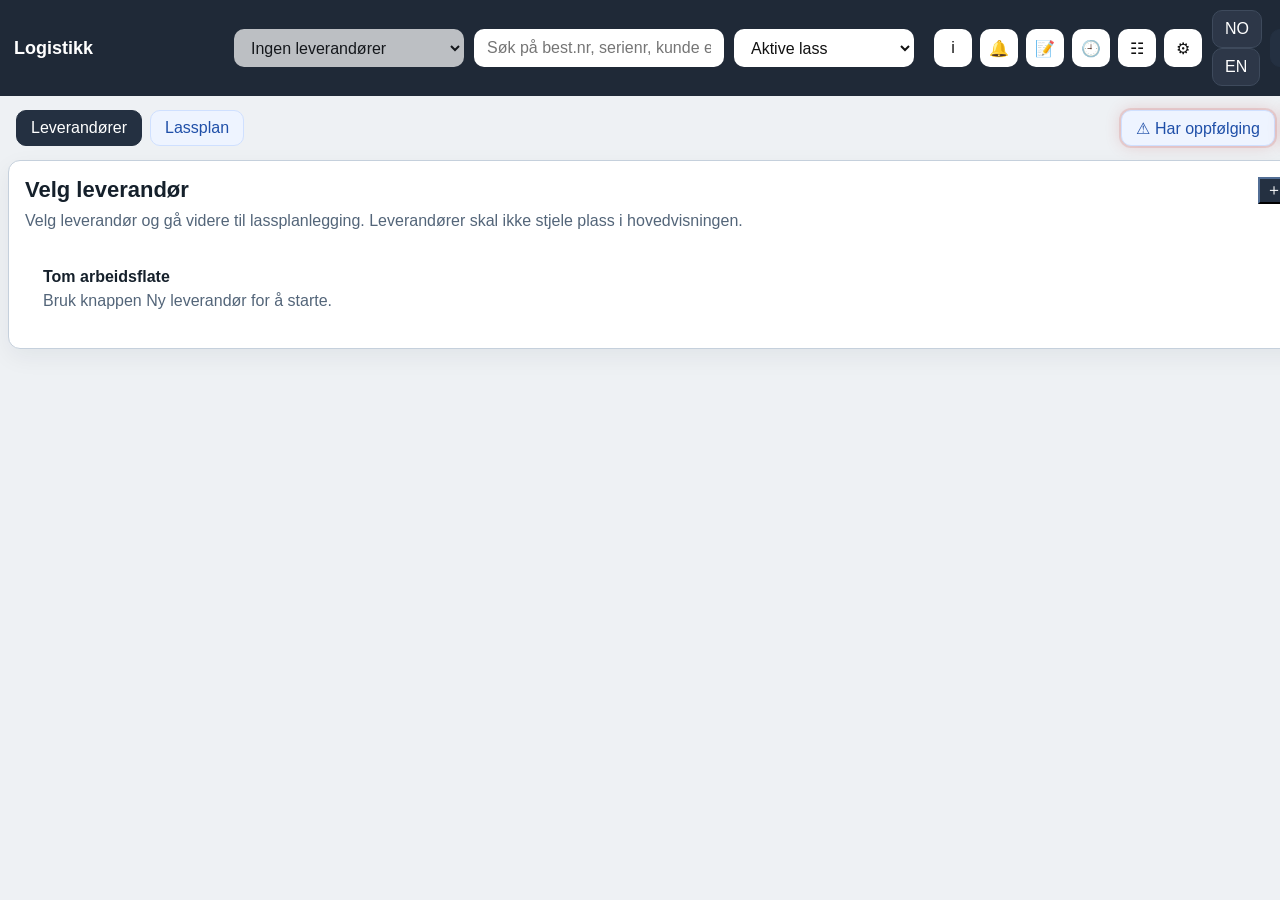
<file: modules/logistikk-og-ordre/logistikk/static/index.html>
<!DOCTYPE html>
<html lang="no">
<head>
<meta charset="UTF-8" />
<meta name="viewport" content="width=device-width, initial-scale=1.0" />
<title>Logistikk</title>
<style>
:root{
  --bg:#eef1f4;
  --surface:#ffffff;
  --surface-soft:#f3f5f7;
  --surface-muted:#e9edf2;
  --surface-strong:#dde5ee;
  --border:#c5d0dc;
  --text:#15202b;
  --muted:#536579;
  --accent:#f58220;
  --accent-dark:#d76a10;
  --blue:#243041;
  --green:#2f8f5b;
  --amber:#d9a441;
  --red:#bf3f3f;
  --slate:#243041;
  --shadow:0 2px 10px rgba(16,24,40,.06);
  --radius:12px;
}
*{box-sizing:border-box}
html,body{margin:0;padding:0;font-family:Arial,Helvetica,sans-serif;background:var(--bg);color:var(--text)}
body{min-width:1420px}
button,input,select,textarea{font:inherit}
button{cursor:pointer}
.hidden{display:none !important}

@media print{
  .topbar,.toolbar,.hero-actions,.lass-actions,.row-actions,.drawer,.toast-wrap,.detail-panel,.detail-header-actions,.detail-filters,.detail-tabs,.page-controls{display:none !important}
  .page{padding:0}
  .panel{box-shadow:none}
  body{background:#fff;min-width:auto}
}

.topbar{
  position:sticky;
  top:0;
  z-index:80;
  display:grid;
  grid-template-columns:210px 230px 250px 180px 1fr auto;
  gap:10px;
  align-items:center;
  padding:10px 14px;
  background:#1f2937;
  color:#fff;
}
.brand{
  font-size:18px;
  font-weight:700;
  white-space:nowrap;
}
.topbar input,.topbar select,.topbar button{
  height:38px;
  border-radius:10px;
  border:1px solid rgba(255,255,255,.12);
  padding:0 12px;
}
.topbar input,.topbar select{background:#fff;color:#111}
.topbar button{background:#fff;color:#111}
.topbar button.primary{background:var(--accent);color:#fff;border-color:var(--accent)}
.topbar button.ghost{background:#2d3748;color:#fff;border-color:#3e4a5c}

.iconbar{
  display:flex;
  gap:8px;
  align-items:center;
}
.top-icon{
  position:relative;
  width:38px;
  height:38px;
  border-radius:10px;
  border:1px solid rgba(255,255,255,.12);
  background:#e7edf4;
  display:flex;
  align-items:center;
  justify-content:center;
  color:#1c2633;
}
.top-icon .dot{
  position:absolute;
  top:4px;
  right:4px;
  width:10px;
  height:10px;
  border-radius:999px;
  background:var(--red);
  display:none;
}
.top-icon.has-unread .dot{display:block}

.page{
  display:flex;
  flex-direction:column;
  gap:12px;
  padding:14px;
}
.panel{
  background:var(--surface);
  border:1px solid var(--border);
  border-radius:var(--radius);
  box-shadow:var(--shadow);
}

.page-controls{
  display:flex;
  gap:10px;
  align-items:center;
  justify-content:space-between;
}
.page-mode{
  display:flex;
  gap:8px;
  align-items:center;
}
.page-mode button{
  height:36px;
  padding:0 12px;
  border-radius:10px;
  border:1px solid #cfe0ff;
  background:#eef4ff;
  color:#1f4fa8;
}
.page-mode button.active{
  background:#243041;
  color:#fff;
  border-color:#243041;
}

.supplier-page{
  display:none;
}
.supplier-page.active{
  display:block;
}
.supplier-grid{
  display:grid;
  grid-template-columns:repeat(auto-fit,minmax(260px,1fr));
  gap:12px;
}
.supplier-card{
  border:1px solid var(--border);
  border-radius:14px;
  background:#fff;
  padding:16px;
  box-shadow:var(--shadow);
  display:flex;
  flex-direction:column;
  gap:10px;
}
.supplier-card h3{
  margin:0;
  font-size:18px;
}
.supplier-card p{
  margin:0;
  font-size:13px;
  line-height:1.45;
  color:var(--muted);
}
.supplier-card .row{
  display:flex;
  gap:8px;
  flex-wrap:wrap;
  align-items:center;
}
.supplier-card button{
  height:38px;
  padding:0 12px;
  border-radius:10px;
  border:1px solid var(--border);
  background:#fff;
}
.supplier-card button.primary{
  background:var(--accent);
  color:#fff;
  border-color:var(--accent);
}

.hero{
  display:grid;
  grid-template-columns:1.2fr 1fr;
  gap:14px;
  padding:14px 16px;
  align-items:start;
}
.hero h1{margin:0 0 6px 0;font-size:22px}
.hero p{margin:0;color:var(--muted);line-height:1.45}
.hero-actions{
  display:flex;
  gap:8px;
  flex-wrap:wrap;
  justify-content:flex-end;
}
.hero-actions button{
  height:36px;
  padding:0 12px;
  border-radius:10px;
  border:1px solid var(--border);
  background:#fff;
}

.summary{
  display:grid;
  grid-template-columns:repeat(6,1fr);
  gap:10px;
  padding:14px 16px;
}
.summary-card{
  min-height:88px;
  padding:12px 14px;
  border:1px solid var(--border);
  border-radius:12px;
  background:var(--surface-soft);
}
.summary-card.highlight{
  background:#eefbf4;
  border-color:#caead9;
}
.summary-card .label{
  margin-bottom:8px;
  font-size:12px;
  color:var(--muted);
  text-transform:uppercase;
  letter-spacing:.04em;
}
.summary-card .value{
  font-size:28px;
  font-weight:700;
  line-height:1.05;
  margin-bottom:6px;
}
.summary-card .sub{
  font-size:13px;
  line-height:1.35;
  color:var(--muted);
}

.toolbar{
  display:grid;
  grid-template-columns:1.35fr auto;
  gap:12px;
  align-items:start;
  padding:12px 16px;
}
.filter-grid{
  display:grid;
  grid-template-columns:repeat(5,1fr);
  gap:10px;
}
.field{
  display:flex;
  flex-direction:column;
  gap:6px;
}
.field label{
  font-size:12px;
  font-weight:700;
  color:var(--muted);
}
.field input,.field select,.field textarea{
  min-height:38px;
  padding:8px 10px;
  border:1px solid var(--border);
  border-radius:10px;
  background:#fff;
}
.field textarea{
  min-height:96px;
  resize:vertical;
}
.toolbar-actions{
  display:flex;
  gap:8px;
  flex-wrap:wrap;
  justify-content:flex-end;
  align-items:flex-end;
}
.toolbar-actions button{
  height:38px;
  padding:0 12px;
  border-radius:10px;
  border:1px solid var(--border);
  background:#fff;
}

.main-split{
  display:grid;
  grid-template-columns:1fr;
  gap:12px;
}
.main-split.with-detail{
  grid-template-columns:minmax(760px,1fr) 620px;
  align-items:start;
}
.left-content{
  display:flex;
  flex-direction:column;
  gap:12px;
  min-width:0;
}

.detail-panel{
  position:sticky;
  top:68px;
  display:none;
  flex-direction:column;
  gap:10px;
  min-width:0;
}
.main-split.with-detail .detail-panel{
  display:flex;
}

body.editor-focus{
  min-width:1280px;
}
body.editor-focus .page-controls,
body.editor-focus .hero,
body.editor-focus .summary{
  display:none;
}
body.editor-focus .main-split.with-detail{
  grid-template-columns:1fr;
}
body.editor-focus .main-split.with-detail .left-content{
  display:none;
}
body.editor-focus .detail-panel{
  position:relative;
  top:0;
}
body.editor-focus .detail-shell{
  min-height:calc(100vh - 112px);
}
body.editor-focus .detail-header{
  position:sticky;
  top:0;
  z-index:3;
}
body.editor-focus .detail-tabs{
  display:none;
}
body.editor-focus .detail-body{
  padding-top:8px;
  display:grid;
  grid-template-columns:repeat(3,minmax(0,1fr));
  gap:12px;
  align-items:start;
}
body.editor-focus .detail-section{
  display:flex;
}
body.editor-focus #tab-overview{
  grid-column:1;
}
body.editor-focus #tab-linehub{
  grid-column:2 / span 2;
  min-width:0;
}
body.editor-focus #tab-linehub .linehub-layout{
  display:grid;
  grid-template-columns:repeat(2,minmax(0,1fr));
  gap:12px;
  align-items:start;
}
body.editor-focus #tab-followup{
  display:none;
}
body.editor-focus .preview-frame{
  height:820px;
}
body.editor-focus .linehub-layout{
  min-height:unset;
}
body.editor-focus .preview-shell{
  min-width:0;
}
body.editor-focus .preview-shell .preview-body{
  min-height:820px;
}
body.editor-focus .preview-shell.expanded{
  grid-column:1 / -1;
}
body.editor-focus .preview-shell.expanded .preview-frame{
  height:82vh;
}

.focus-actionbar{
  display:none;
  align-items:center;
  justify-content:space-between;
  gap:12px;
  padding:12px 14px;
  border-bottom:1px solid var(--border);
  background:linear-gradient(180deg,#243041 0%, #1b2430 100%);
  color:#fff;
}
.focus-actionbar-copy{
  display:flex;
  flex-direction:column;
  gap:2px;
}
.focus-actionbar-copy strong{
  font-size:15px;
  letter-spacing:.01em;
}
.focus-actionbar-copy span{
  font-size:12px;
  color:rgba(255,255,255,.78);
}
.focus-actionbar-actions{
  display:flex;
  flex-wrap:wrap;
  justify-content:flex-end;
  gap:8px;
}
.focus-actionbar-actions button{
  height:38px;
  padding:0 14px;
  border-radius:10px;
  border:1px solid rgba(255,255,255,.16);
  background:rgba(255,255,255,.08);
  color:#fff;
  font-weight:700;
}
.focus-actionbar-actions .primary{
  background:linear-gradient(180deg,var(--accent) 0%, var(--accent-dark) 100%);
  border-color:var(--accent-dark);
  box-shadow:0 10px 24px rgba(245,130,32,.22);
}
.focus-actionbar-actions .ghost{
  background:rgba(255,255,255,.04);
}
body.editor-focus .focus-actionbar{
  display:flex;
}
body.editor-focus .detail-header-actions{
  display:none;
}
body.editor-focus .focus-mode-note{
  display:none;
}
.explorer-toolbar{
  background:linear-gradient(180deg,#fff 0%, #f8fafc 100%);
}
.explorer-toolbar .meta-row{
  display:flex;
  flex-wrap:wrap;
  align-items:center;
  gap:8px;
}
.explorer-toolbar .source-badge{
  font-weight:700;
  color:#243041;
  background:#fff7ef;
  border:1px solid #efc28f;
}
.field input,.field select,.field textarea,
.extract-input-wrap input{
  background:#fff;
  border-color:#bcc8d6;
  box-shadow:inset 0 1px 0 rgba(255,255,255,.5);
}
.detail-subsection,
.explorer-shell,
.preview-shell{
  background:linear-gradient(180deg,#ffffff 0%, #f8fafc 100%);
}
.preview-head,.explorer-head{
  background:linear-gradient(180deg,#eef3f7 0%, #e4ebf3 100%);
}
button.danger,#deleteOrderBtn{
  background:linear-gradient(180deg,#c44d4d 0%, #a93838 100%);
  color:#fff;
  border-color:#9e3030;
}
@media (max-width: 1200px){
  body.editor-focus .detail-body{
    grid-template-columns:minmax(0,1fr);
  }
  .linehub-layout{
    grid-template-columns:minmax(0,1fr);
  }
  .focus-actionbar{
    align-items:flex-start;
    flex-direction:column;
  }
  .focus-actionbar-actions{
    width:100%;
    justify-content:flex-start;
  }
}

.extract-modal{
  width:min(820px,100%);
}
.extract-intro{
  margin:0;
  color:var(--muted);
  line-height:1.5;
}
.extract-grid{
  display:grid;
  grid-template-columns:140px minmax(0,1fr);
  gap:10px 12px;
  align-items:start;
}
.extract-row{
  display:contents;
}
.extract-check{
  display:flex;
  align-items:center;
  gap:8px;
  font-weight:700;
  color:var(--text);
  padding-top:10px;
}
.extract-check input{
  margin:0;
}
.extract-input-wrap{
  display:flex;
  flex-direction:column;
  gap:6px;
}
.extract-input-wrap input{
  min-height:40px;
  padding:8px 10px;
  border:1px solid var(--border);
  border-radius:10px;
}
.extract-help{
  font-size:12px;
  color:var(--muted);
}
.focus-mode-note{
  display:none;
  padding:10px 14px;
  border-bottom:1px solid var(--border);
  background:#eef4ff;
  color:#1f4fa8;
  font-size:13px;
}
body.editor-focus .focus-mode-note{
  display:block;
}

.detail-shell{
  overflow:hidden;
}
#uploadDocBtn{display:none}
.detail-header{
  display:flex;
  justify-content:space-between;
  align-items:flex-start;
  gap:12px;
  padding:12px 14px;
  border-bottom:1px solid var(--border);
  background:var(--surface-soft);
}
.detail-header h2{
  margin:0 0 4px 0;
  font-size:18px;
}
.detail-header p{
  margin:0;
  color:var(--muted);
  font-size:13px;
  line-height:1.4;
}
.detail-header-actions{
  display:flex;
  gap:8px;
  flex-wrap:wrap;
}
.detail-header-actions button{
  height:34px;
  padding:0 10px;
  border-radius:10px;
  border:1px solid var(--border);
  background:#fff;
}

.detail-filters{
  display:flex;
  gap:8px;
  flex-wrap:wrap;
  padding:10px 14px 0 14px;
}
.filter-chip{
  height:32px;
  padding:0 10px;
  border-radius:999px;
  border:1px solid var(--border);
  background:#fff;
}
.filter-chip.active{
  background:#eef4ff;
  border-color:#cfe0ff;
  color:#1f4fa8;
}
.filter-inline{
  display:flex;
  gap:8px;
  align-items:center;
  flex-wrap:nowrap;
  overflow-x:auto;
  grid-column:1 / -1;
  padding-bottom:2px;
}
.filter-inline .filter-chip{
  flex:0 0 auto;
}
.filter-inline .field{
  min-width:auto;
}
.filter-inline-top{
  margin-bottom:12px;
}
.quick-actions .tool-icon{
  position:relative;
}
.quick-actions .tool-icon[data-label]::after{
  content:attr(data-label);
  position:absolute;
  bottom:-18px;
  left:50%;
  transform:translateX(-50%);
  font-size:10px;
  color:var(--muted);
  white-space:nowrap;
  font-weight:600;
}

.detail-tabs{
  display:flex;
  gap:8px;
  flex-wrap:wrap;
  padding:10px 14px 0 14px;
}
.detail-tab{
  height:34px;
  padding:0 12px;
  border-radius:999px;
  border:1px solid var(--border);
  background:#fff;
}
.detail-tab.active{
  background:#eef4ff;
  border-color:#cfe0ff;
  color:#1f4fa8;
}

.detail-body{
  padding:12px 14px 14px 14px;
  display:flex;
  flex-direction:column;
  gap:12px;
}
.detail-section{
  display:none;
  flex-direction:column;
  gap:12px;
}
.detail-section.active{
  display:flex;
}
 .detail-grid{
  display:grid;
  grid-template-columns:repeat(2,1fr);
  gap:8px;
}
.overview-grid{
  grid-template-columns:repeat(6,minmax(0,1fr));
}
.overview-grid .span-1{grid-column:span 1;}
.overview-grid .span-2{grid-column:span 2;}
.overview-grid .span-3{grid-column:span 3;}
.overview-grid .span-4{grid-column:1 / -1;}
.followup-grid{
  grid-template-columns:repeat(3,minmax(0,1fr));
}
.followup-grid .span-2{grid-column:span 2;}
.followup-grid .span-3{grid-column:1 / -1;}
.field.checkbox-inline{
  display:flex;
  align-items:flex-end;
}
.field.checkbox-inline label{
  display:flex;
  align-items:center;
  gap:8px;
  min-height:42px;
}
.field input.compact-input,
.field select.compact-input{
  max-width:100%;
}
#dOrderNo,#dSerial,#dLoad,#dTag,#dStatus{
  min-width:0;
}
#dSerial{
  font-family:ui-monospace,SFMono-Regular,Menlo,Consolas,monospace;
}
.detail-actions{
  display:flex;
  gap:10px;
  flex-wrap:wrap;
}
.detail-actions button{
  min-width:150px;
  height:40px;
  padding:0 16px;
  border-radius:10px;
  border:1px solid var(--border);
  background:#fff;
  display:inline-flex;
  align-items:center;
  justify-content:center;
}
.detail-subsection{
  border:1px solid var(--border);
  border-radius:12px;
  padding:12px;
  background:var(--surface-soft);
}
.subsection-head{
  margin-bottom:10px;
}
.subsection-head h4{
  margin:0 0 4px 0;
  font-size:15px;
}
.subsection-head p{
  margin:0;
  font-size:12px;
  color:var(--muted);
}

 .linehub-layout{
  display:grid;
  grid-template-columns:minmax(220px, 0.28fr) minmax(840px, 1.72fr);
  gap:12px;
  min-height:520px;
  position:relative;
}
.linehub-layout.preview-expanded .explorer-shell{
  display:none;
}
.linehub-layout.preview-expanded .preview-shell{
  grid-column:1 / -1;
}
.explorer-shell,
.preview-shell{
  border:1px solid var(--border);
  border-radius:12px;
  overflow:hidden;
  background:#fff;
}
.explorer-head,
.preview-head{
  display:flex;
  justify-content:space-between;
  align-items:center;
  gap:10px;
  padding:10px 12px;
  border-bottom:1px solid var(--border);
  background:var(--surface-soft);
}
.explorer-head h4,
.preview-head h4{
  margin:0;
  font-size:14px;
}
.preview-actions{
  display:flex;
  gap:8px;
  align-items:center;
  flex-wrap:wrap;
}
.preview-actions button{
  height:34px;
  padding:0 12px;
  border-radius:10px;
  border:1px solid var(--border);
  background:#fff;
}
.preview-actions button.primary{
  background:#243041;
  color:#fff;
  border-color:#243041;
}
.preview-shell.expanded{
  box-shadow:0 20px 50px rgba(15,23,42,.18);
}
.preview-shell.expanded .preview-body{
  min-height:760px;
}
.preview-shell.expanded .preview-frame{
  height:72vh;
}
.explorer-toolbar{
  display:flex;
  gap:8px;
  flex-wrap:wrap;
  padding:10px 12px;
  border-bottom:1px solid var(--border);
  background:#fff;
}
.explorer-toolbar button,
.explorer-toolbar select{
  height:32px;
  padding:0 10px;
  border-radius:9px;
  border:1px solid var(--border);
  background:#fff;
}
.explorer-toolbar button:disabled{
  opacity:.5;
  cursor:not-allowed;
}
.explorer-help{
  padding:10px 12px;
  border-bottom:1px solid var(--border);
  background:var(--surface-soft);
  color:var(--muted);
  font-size:12px;
  line-height:1.45;
}
.explorer-help strong{
  color:var(--text);
}
.dropzone{
  margin:10px 12px;
  padding:14px;
  border:1px dashed #b9c5d3;
  border-radius:12px;
  background:#fafcff;
  color:var(--muted);
  font-size:13px;
  line-height:1.5;
  text-align:center;
}
.dropzone-actions{
  display:flex;
  justify-content:center;
  margin-top:10px;
}
.dropzone-actions button{
  height:34px;
  padding:0 12px;
  border-radius:10px;
  border:1px solid var(--border);
  background:#fff;
}
.dropzone.drag-over{
  border-color:var(--blue);
  background:#eef4ff;
  color:#1f4fa8;
}
.explorer-list{
  display:flex;
  flex-direction:column;
  gap:0;
  max-height:420px;
  overflow:auto;
}
.explorer-item{
  display:grid;
  grid-template-columns:minmax(0,1fr) auto;
  gap:10px;
  align-items:center;
  padding:12px;
  border-top:1px solid #eef2f6;
  background:#fff;
}
.explorer-item.active{
  background:#eef4ff;
}
.explorer-item h5{
  margin:0 0 4px 0;
  font-size:13px;
}
.explorer-item p{
  margin:0;
  font-size:12px;
  color:var(--muted);
  line-height:1.35;
}
.explorer-actions{
  display:flex;
  gap:6px;
  flex-wrap:wrap;
  justify-content:flex-end;
  align-items:center;
}
.explorer-actions button{
  height:32px;
  padding:0 10px;
  border-radius:8px;
  border:1px solid var(--border);
  background:#fff;
}
.explorer-actions button.danger{
  border-color:#e7b9b9;
  color:#a13131;
  background:#fff7f7;
}
.explorer-actions button.active-source{
  border-color:#243041;
  background:#243041;
  color:#fff;
}
.explorer-source-toggle{
  display:flex;
  align-items:center;
  gap:6px;
  margin-right:4px;
  font-size:12px;
  color:var(--text);
  white-space:nowrap;
}
.explorer-source-toggle input{
  margin:0;
}
.explorer-item.source-active{
  box-shadow:inset 4px 0 0 #243041;
}
.explorer-source-meta{
  display:flex;
  align-items:center;
  gap:6px;
  flex-wrap:wrap;
  font-size:12px;
  color:var(--muted);
}
.explorer-source-chip{
  display:inline-flex;
  align-items:center;
  gap:6px;
  padding:2px 8px;
  border-radius:999px;
  background:#eef4ff;
  color:#243041;
  font-size:11px;
  font-weight:700;
}

.preview-body{
  min-height:320px;
  background:#fff;
}
.preview-placeholder{
  padding:16px;
  color:var(--muted);
}
.preview-frame{
  width:100%;
  height:620px;
  border:0;
}
.preview-image{
  display:block;
  max-width:100%;
}
.preview-text{
  padding:14px;
  white-space:pre-wrap;
  line-height:1.5;
  font-size:13px;
}

.stack{
  display:flex;
  flex-direction:column;
  gap:12px;
}
.unassigned-card,  .toolbar-chips-bottom{margin-top:12px}
.load-card{
  border:1px solid #b9c7d6;
  border-radius:16px;
  overflow:hidden;
  background:#f7fafc;
  border-left:8px solid #94a3b8;
  box-shadow:0 8px 18px rgba(36,48,65,.07);
}
.load-card.load-color-1{
  border-left-color:#15803d;
  background:linear-gradient(180deg,#effaf3 0%, #ffffff 20%);
}
.load-card.load-color-1 .load-head{
  background:var(--load-header-bg);
  color:#fff;
}
.load-card.load-color-2{
  border-left-color:#6d28d9;
  background:linear-gradient(180deg,#f4efff 0%, #ffffff 20%);
}
.load-card.load-color-2 .load-head{
  background:#2b1759;
  color:#fff;
}
.load-card.load-color-3{
  border-left-color:#c2410c;
  background:linear-gradient(180deg,#fff2e8 0%, #ffffff 20%);
}
.load-card.load-color-3 .load-head{
  background:#5a2407;
  color:#fff;
}
.load-card.load-color-4{
  border-left-color:#1d4ed8;
  background:linear-gradient(180deg,#eef4ff 0%, #ffffff 20%);
}
.load-card.load-color-4 .load-head{
  background:#14316f;
  color:#fff;
}
.load-card.load-color-5{
  border-left-color:#b42318;
  background:linear-gradient(180deg,#fff0f0 0%, #ffffff 20%);
}
.load-card.load-color-5 .load-head{
  background:#661b18;
  color:#fff;
}
.load-card.full{border-left-color:var(--red)}
.load-card.full .load-head{box-shadow:inset 0 0 0 2px rgba(245,158,11,.35)}
.load-card.next-available .load-head{box-shadow:inset 0 0 0 2px rgba(249,115,22,.38)}
 .load-head,.unassigned-head{
  display:grid;
  grid-template-columns:auto 1fr auto;
  gap:10px;
  align-items:center;
  padding:8px 12px;
  min-height:56px;
  border-bottom:1px solid var(--border);
  background:var(--unassigned-header-bg);
  color:#fff;
}
.load-left{
  display:flex;
  align-items:center;
  gap:10px;
}
.load-priority{
  min-width:110px;
  height:30px;
  padding:0 12px;
  border-radius:999px;
  background:#0f172a;
  color:#fff;
  display:flex;
  align-items:center;
  justify-content:center;
  font-size:12px;
  font-weight:700;
  text-transform:uppercase;
  letter-spacing:.04em;
}
.load-title{
  font-size:16px;
  font-weight:700;
  white-space:nowrap;
}
.load-metrics{
  display:flex;
  flex-wrap:wrap;
  gap:8px;
  align-items:center;
}
.load-head .badge{
  border:1px solid rgba(249,115,22,.45);
}
.load-head .badge.green,
.load-head .badge.red,
.load-head .badge.blue,
.load-head .badge.gray{
  background:rgba(255,255,255,.96);
}
.load-head .strong-metric{
  font-weight:800;
}
.load-note{
  padding:10px 14px;
  background:#fff7e8;
  border-bottom:1px solid #f2ddab;
  font-size:13px;
  line-height:1.45;
}
.lass-actions{
  display:flex;
  gap:8px;
  align-items:center;
}
.lass-actions button{
  height:30px;
  padding:0 10px;
  border-radius:10px;
  border:1px solid var(--border);
  background:#fff;
}
.full-toggle{
  display:flex;
  align-items:center;
  gap:8px;
  min-width:96px;
  justify-content:center;
  height:30px;
  padding:0 12px;
  border-radius:10px;
  border:1px solid var(--border);
  background:#fff;
  font-weight:700;
  color:#334155;
}
.full-toggle.active{
  background:#fff0f0;
  border-color:#e6b7b7;
  color:#a13030;
  box-shadow:0 0 0 2px rgba(201,77,77,.10);
}

.badge{
  display:inline-flex;
  align-items:center;
  gap:6px;
  padding:3px 8px;
  border-radius:999px;
  font-size:12px;
  white-space:nowrap;
  border:1px solid transparent;
}
.badge.gray{color:#425466;background:#eff3f6;border-color:#d9e1e8}
.badge.blue{color:#1f4fa8;background:#eef4ff;border-color:#cfe0ff}
.badge.green{color:#1a7d51;background:#eefbf4;border-color:#caead9}
.badge.amber{color:#8a6410;background:#fff7e8;border-color:#f2ddab}
.badge.red{color:#a13030;background:#fff0f0;border-color:#f0caca}

.table-wrap{overflow:auto}
.orders{
  width:100%;
  border-collapse:collapse;
  min-width:1320px;
}
.orders th{
  position:sticky;
  top:0;
  z-index:1;
  padding:10px 8px;
  text-align:left;
  font-size:12px;
  text-transform:uppercase;
  letter-spacing:.04em;
  color:var(--muted);
  background:#f7f9fb;
  border-bottom:1px solid var(--border);
  white-space:nowrap;
}
.orders td{
  padding:10px 8px;
  border-bottom:1px solid #edf1f5;
  vertical-align:top;
  font-size:13px;
}
.orders tr:hover td{background:#fcfdff}
.orders tr.active-order td{background:#eef4ff}
.orders tr.dragging td{opacity:.45}

.row-actions{
  display:flex;
  gap:6px;
  align-items:center;
}
.icon-btn{
  min-width:30px;
  height:30px;
  padding:0 8px;
  border-radius:8px;
  border:1px solid var(--border);
  background:#fff;
}
.icon-btn.blue{background:#eef4ff;border-color:#cfe0ff}
.icon-btn.green{background:#eefbf4;border-color:#caead9}
.icon-btn.amber{background:#fff7e8;border-color:#f2ddab}
.icon-btn.red{background:#fff0f0;border-color:#f0caca}

.inline-select{
  width:100%;
  min-width:88px;
  height:34px;
  padding:4px 8px;
  border:1px solid var(--border);
  border-radius:8px;
  background:#fff;
}
.small-text{
  margin-top:4px;
  font-size:12px;
  color:var(--muted);
  line-height:1.35;
}
.empty{
  padding:16px 14px;
  color:var(--muted);
}

.drawer{
  position:fixed;
  top:62px;
  right:14px;
  width:430px;
  max-height:78vh;
  overflow:auto;
  display:none;
  z-index:100;
  border:1px solid var(--border);
  border-radius:16px;
  background:#fff;
  box-shadow:0 24px 60px rgba(15,23,42,.18);
}
.drawer.open{display:block}
.drawer-header{
  position:sticky;
  top:0;
  z-index:1;
  display:flex;
  justify-content:space-between;
  align-items:center;
  gap:10px;
  padding:14px 16px;
  border-bottom:1px solid var(--border);
  background:#fff;
}
.drawer-header h3{margin:0;font-size:20px}
.drawer-body{
  padding:12px 14px 14px 14px;
  display:flex;
  flex-direction:column;
  gap:10px;
}
.drawer-card{
  border:1px solid var(--border);
  border-radius:12px;
  padding:12px;
  background:var(--surface-soft);
}
.drawer-card.unread{box-shadow:0 0 0 2px rgba(47,111,237,.10)}
.drawer-card h4{margin:0 0 6px 0;font-size:14px}
.drawer-card p{margin:0 0 8px 0;font-size:13px;color:var(--muted);line-height:1.4}
.drawer-actions{
  display:flex;
  flex-wrap:wrap;
  gap:8px;
}
.drawer-actions button{
  height:32px;
  padding:0 10px;
  border-radius:9px;
  border:1px solid var(--border);
  background:#fff;
}
.column-grid{
  display:grid;
  grid-template-columns:repeat(2,1fr);
  gap:8px;
}
.column-item{
  display:flex;
  align-items:center;
  gap:8px;
  padding:8px 10px;
  border:1px solid var(--border);
  border-radius:10px;
  background:var(--surface-soft);
}

.modal-wrap{
  position:fixed;
  inset:0;
  display:none;
  align-items:center;
  justify-content:center;
  padding:20px;
  background:rgba(15,23,42,.38);
  z-index:120;
}
.modal-wrap.open{display:flex}
.modal{
  width:min(760px,100%);
  max-height:92vh;
  overflow:auto;
  border-radius:18px;
  border:1px solid var(--border);
  background:#fff;
  box-shadow:0 20px 60px rgba(2,6,23,.18);
}
.modal-header{
  display:flex;
  justify-content:space-between;
  align-items:center;
  gap:12px;
  padding:16px 18px;
  border-bottom:1px solid var(--border);
}
.modal-header h3{margin:0;font-size:20px}
.modal-body{
  padding:16px 18px;
  display:flex;
  flex-direction:column;
  gap:14px;
}
.modal-grid{
  display:grid;
  grid-template-columns:repeat(2,1fr);
  gap:12px;
}
.modal-actions{
  display:flex;
  flex-wrap:wrap;
  gap:8px;
  justify-content:flex-end;
  padding:0 18px 18px 18px;
}
.modal-actions button{
  height:40px;
  padding:0 14px;
  border-radius:10px;
  border:1px solid var(--border);
  background:#fff;
}
.modal-actions .primary{
  background:var(--accent);
  color:#fff;
  border-color:var(--accent);
}
.notice{
  padding:10px 12px;
  border:1px solid #f0dfbf;
  border-radius:10px;
  background:#fff8ee;
  font-size:13px;
  line-height:1.45;
}
.tag-list{
  display:flex;
  flex-wrap:wrap;
  gap:8px;
}
.tag-choice{
  height:36px;
  padding:0 12px;
  border-radius:999px;
  border:1px solid var(--border);
  background:#fff;
}
.tag-choice.active{
  border-color:#f0c16d;
  background:#fff4dc;
}

.toast-wrap{
  position:fixed;
  right:14px;
  bottom:14px;
  z-index:140;
  display:flex;
  flex-direction:column;
  gap:8px;
}
.toast{
  min-width:260px;
  max-width:420px;
  padding:12px 14px;
  border-radius:12px;
  border:1px solid var(--border);
  background:#fff;
  box-shadow:0 14px 30px rgba(15,23,42,.12);
}
.toast strong{display:block;margin-bottom:4px}

.compact-tools{align-items:flex-start}
.tool-icon{
  width:38px;
  min-width:38px;
  height:38px;
  padding:0;
  border-radius:10px;
  font-size:16px;
  font-weight:700;
}
.toolbar-actions .tool-icon.dark,
.detail-header-actions button,
.detail-actions button,
.explorer-actions button,
.row-actions .icon-btn,
.lass-actions button,
.hero-actions button,
.modal-actions button,
.page-mode button,
#excelBtn,
#pdfBtn,
#newSupplierBtn{
  background:#243041;
  color:#fff;
  border-color:#243041;
}
.toolbar-actions .tool-icon.danger,
#deleteOrderBtn,
#closeDocViewerBtn{
  background:#8f2d2d;
  color:#fff;
  border-color:#8f2d2d;
}
.toolbar-actions .tool-icon:hover,
.detail-header-actions button:hover,
.detail-actions button:hover,
.explorer-actions button:hover,
.row-actions .icon-btn:hover,
.lass-actions button:hover,
.hero-actions button:hover,
.modal-actions button:hover,
.page-mode button:hover{
  filter:brightness(1.08);
}
.document-viewer{
  display:flex;
  flex-direction:column;
  gap:10px;
  padding:12px 14px 14px 14px;
}
.document-viewer-head{
  display:flex;
  justify-content:space-between;
  align-items:flex-start;
  gap:12px;
  padding:12px;
  border:1px solid var(--border);
  border-radius:12px;
  background:var(--surface-soft);
}
.document-viewer-head h3{
  margin:0 0 4px 0;
  font-size:18px;
}
.document-viewer-head p{
  margin:0;
  color:var(--muted);
  font-size:13px;
}
.document-viewer-actions{
  display:flex;
  gap:8px;
  flex-wrap:wrap;
}
.document-viewer-actions button{
  height:36px;
  padding:0 12px;
  border-radius:10px;
  border:1px solid var(--border);
}
.document-viewer-body{
  min-height:620px;
  border:1px solid var(--border);
  border-radius:12px;
  background:#fff;
  overflow:auto;
}
.document-viewer-body .preview-frame{
  height:78vh;
}
.document-viewer-body .preview-image{
  max-width:100%;
  margin:0 auto;
}
.document-viewer-body .preview-text{
  min-height:620px;
}
.load-card.full{
  box-shadow:0 0 0 2px rgba(201,77,77,.16), var(--shadow);
}
.load-card.full .load-head{
  border-bottom-color:#f0caca;
}
.load-full-state{
  display:inline-flex;
  align-items:center;
  gap:6px;
}
.load-full-state strong{
  color:#a13030;
}
.full-toggle.active::before{
  content:"✓";
  font-weight:700;
}
.empty-state{
  padding:22px 18px;
  color:var(--muted);
}
.empty-state strong{
  display:block;
  margin-bottom:6px;
  color:var(--text);
}

.toolbar-actions.compact-tools{
  align-items:center;
}
.action-pill{
  display:flex;
  flex-direction:column;
  justify-content:center;
  align-items:flex-start;
  min-width:154px;
  min-height:58px;
  padding:8px 12px;
  border-radius:12px;
  border:1px solid #243041;
  background:#243041;
  color:#fff;
  line-height:1.15;
  text-align:left;
}
.action-pill strong{
  display:block;
  font-size:14px;
  font-weight:700;
}
.action-pill small{
  display:block;
  margin-top:4px;
  font-size:11px;
  opacity:.82;
}
.action-pill .symbol{
  margin-right:6px;
  font-size:14px;
  font-weight:700;
}
.action-pill.danger{
  background:#8f2d2d;
  border-color:#8f2d2d;
}
.toolbar-actions .action-pill:hover,
.supplier-card .danger:hover,
.drawer-header-actions button:hover{
  filter:brightness(1.08);
}

.topbar-right{
  display:flex;
  gap:10px;
  justify-content:flex-end;
  align-items:center;
}
.export-group{
  display:flex;
  gap:8px;
  align-items:center;
}
.export-group button{
  background:#243041;
  color:#fff;
  border-color:#243041;
}
.quick-actions{
  display:flex;
  gap:8px;
  align-items:flex-end;
}
.quick-actions .action-pill{
  min-width:148px;
}
.drawer-card{
  cursor:pointer;
}
.drawer-card .drawer-actions{
  margin-top:10px;
}
.drawer-card.read{
  opacity:.78;
}
.supplier-toolbar{
  display:flex;
  justify-content:space-between;
  align-items:flex-start;
  gap:12px;
  flex-wrap:wrap;
  margin-bottom:14px;
}
.supplier-toolbar-actions{
  display:flex;
  gap:8px;
  flex-wrap:wrap;
}
.supplier-toolbar-actions button,
.supplier-card button.danger{
  background:#243041;
  color:#fff;
  border-color:#243041;
}
.supplier-card button.danger{
  background:#8f2d2d;
  border-color:#8f2d2d;
}
.drawer-header-actions{
  display:flex;
  gap:8px;
  flex-wrap:wrap;
  align-items:center;
}
.drawer-header-actions button{
  height:34px;
  padding:0 10px;
  border-radius:10px;
  border:1px solid var(--border);
  background:#fff;
}


.page-mode button{
  background:#eef4ff !important;
  color:#1f4fa8 !important;
  border-color:#cfe0ff !important;
}
.page-mode button.active{
  background:#243041 !important;
  color:#fff !important;
  border-color:#243041 !important;
}
.quick-action{
  display:inline-flex;
  align-items:center;
  gap:8px;
  height:38px;
  padding:0 12px;
  border-radius:10px;
  border:1px solid #243041;
  background:#243041;
  color:#fff;
  font-weight:700;
  white-space:nowrap;
}
.quick-action .symbol{
  font-size:15px;
  line-height:1;
}
.quick-action:hover{
  filter:brightness(1.08);
}
.quick-actions{
  display:flex;
  align-items:center;
  gap:8px;
  flex-wrap:wrap;
}
.quick-actions .tool-icon{
  display:inline-flex;
  align-items:center;
  justify-content:center;
}


.tm-theme-accent{ color:var(--accent); }
.panel,.detail-shell,.linehub-shell,.preview-shell,.overview-followup{ box-shadow:0 8px 24px rgba(21,32,43,.06); }
.detail-header,.preview-head,.explorer-head,.document-viewer-head{ background:linear-gradient(180deg,#ffffff 0%, #f4f6f8 100%); }
button,.btn{ transition:background .18s ease, border-color .18s ease, box-shadow .18s ease, color .18s ease, transform .18s ease; }
button.primary,.modal-actions .primary,#saveOrderBtn,#extractOrderInfoBtn.import-ready{
  background:linear-gradient(180deg,var(--accent) 0%, var(--accent-dark) 100%);
  color:#fff; border-color:var(--accent-dark);
}
#extractOrderInfoBtn{ font-weight:800; }
#extractOrderInfoBtn.import-ready{ box-shadow:0 0 0 3px rgba(245,130,32,.18), 0 10px 24px rgba(245,130,32,.18); }
#extractOrderInfoBtn.import-pulse{ animation:importPulse 1.5s ease-in-out infinite; }
@keyframes importPulse{
  0%,100%{ box-shadow:0 0 0 0 rgba(245,130,32,.26), 0 10px 24px rgba(245,130,32,.18);}
  50%{ box-shadow:0 0 0 6px rgba(245,130,32,.12), 0 12px 28px rgba(245,130,32,.24);}
}
.badge.gray{ background:#eef2f6; color:#243041; border:1px solid #d3dce6; }
.explorer-help{ background:#fff7ef; color:#5e4a36; border-bottom:1px solid #f2d6bc; }
.dropzone{ background:linear-gradient(180deg,#fffaf5 0%, #fff 100%); border-color:#efc28f; color:#7a5a3d; }
.dropzone .dropzone-actions button{ background:#243041; color:#fff; border-color:#243041; }
.dropzone.drag-over{
  border-color:var(--accent); background:#fff3e7; color:#7a4a1e;
  box-shadow:inset 0 0 0 2px rgba(245,130,32,.18);
}
.field label,label,.extract-check{ color:#243041; font-weight:700; }
input,select,textarea{ background:#fff; border-color:#bcc8d5; }
input:focus,select:focus,textarea:focus{ outline:none; border-color:var(--accent); box-shadow:0 0 0 3px rgba(245,130,32,.14); }
.focus-mode-note{ background:#fff3e7; color:#5a402c; border-top:1px solid #f1d0b0; border-bottom:1px solid #f1d0b0; }


/* v31 focus layout and stronger TM-style contrast */
body.editor-focus .detail-shell{
  max-width:none;
}
body.editor-focus .detail-body{
  grid-template-columns:minmax(420px, 0.62fr) minmax(300px, 0.34fr) minmax(360px, 0.44fr);
  gap:16px;
  align-items:start;
}
body.editor-focus #tab-overview{
  grid-column:1;
}
body.editor-focus #tab-linehub{
  grid-column:2 / span 2;
}
body.editor-focus #tab-linehub .linehub-layout{
  display:grid;
  grid-template-columns:minmax(280px, 0.95fr) minmax(360px, 1.15fr);
  gap:16px;
  align-items:start;
}
body.editor-focus .explorer-shell,
body.editor-focus .preview-shell,
body.editor-focus .detail-grid,
body.editor-focus .detail-subsection{
  box-shadow:0 8px 24px rgba(18,28,45,.06);
}
body.editor-focus .explorer-shell,
body.editor-focus .preview-shell{
  border:1px solid #c9d5e2;
  border-radius:16px;
  overflow:hidden;
}
body.editor-focus .preview-frame{
  height:calc(100vh - 330px);
  min-height:560px;
}
body.editor-focus .explorer-list{
  max-height:330px;
  overflow:auto;
}
body.editor-focus .explorer-help{
  background:#fff4e8;
  border-top:1px solid #f2c79b;
  border-bottom:1px solid #f2c79b;
  color:#503211;
}
body.editor-focus .dropzone{
  background:linear-gradient(180deg,#fffdfa 0%, #fff4e7 100%);
  border:1px dashed #f2b06b;
}
body.editor-focus .detail-grid,
body.editor-focus .followup-inline,
body.editor-focus .detail-actions{
  background:#f9fbfd;
  border:1px solid #d7e1eb;
  border-radius:16px;
  padding:14px;
}
body.editor-focus .detail-actions{
  margin-top:12px;
}
body.editor-focus .focus-actionbar{
  box-shadow:0 10px 26px rgba(11,18,31,.16);
}
body.editor-focus .focus-actionbar-actions .primary{
  box-shadow:0 0 0 1px rgba(245,130,32,.22), 0 10px 20px rgba(245,130,32,.24);
}
body.editor-focus input,
body.editor-focus select,
body.editor-focus textarea{
  background:#fff;
  border-color:#b9c7d6;
}
body.editor-focus .field label,
body.editor-focus .subsection-head h4,
body.editor-focus .explorer-head h4,
body.editor-focus .preview-head h4{
  color:#1b2a3b;
}
@media (max-width: 1500px){
  body.editor-focus .detail-body{
    grid-template-columns:minmax(360px, 0.7fr) minmax(0, 1fr);
  }
  body.editor-focus #tab-linehub{
    grid-column:2;
  }
  body.editor-focus #tab-linehub .linehub-layout{
    grid-template-columns:minmax(260px, 0.9fr) minmax(320px, 1.1fr);
  }
}
@media (max-width: 1180px){
  body.editor-focus .detail-body{
    grid-template-columns:minmax(0,1fr);
  }
  body.editor-focus #tab-linehub{
    grid-column:1;
  }
  body.editor-focus #tab-linehub .linehub-layout{
    grid-template-columns:minmax(0,1fr);
  }
  body.editor-focus .preview-frame{
    height:620px;
  }
}


.load-card,
.load-card.load-color-1,
.load-card.load-color-2,
.load-card.load-color-3,
.load-card.load-color-4,
.load-card.load-color-5{
  border-left:none !important;
  background:#fff !important;
}
.load-card .load-head{
  position:relative;
  background:#3c2d22 !important;
  color:#fff !important;
  border-bottom:none;
  min-height:86px;
  padding:14px 16px 14px 18px;
}
.load-card.next-available .load-head::before{
  content:"";
  position:absolute;
  left:0;
  top:0;
  bottom:0;
  width:6px;
  background:var(--accent);
  border-top-left-radius:14px;
  border-bottom-left-radius:14px;
}
.load-card.full .load-head,
.load-card.next-available .load-head{
  box-shadow:none !important;
}
.load-card .load-head .badge{
  border-color:rgba(245,130,32,.42);
}
.load-card .load-head .badge.blue,
.load-card .load-head .badge.gray,
.load-card .load-head .badge.green,
.load-card .load-head .badge.red{
  background:#fff;
}
.load-head-center{
  display:flex;
  flex-direction:column;
  align-items:center;
  justify-content:center;
  gap:4px;
  text-align:center;
}
.load-head-center .weeks{
  font-size:24px;
  font-weight:800;
  line-height:1;
}
.load-head-center .eta{
  font-size:16px;
  font-weight:700;
  line-height:1.1;
}
.load-head-center .count{
  font-size:12px;
  color:rgba(255,255,255,.82);
}
.load-toggle{
  width:34px;
  height:34px;
  border-radius:10px;
  border:1px solid rgba(255,255,255,.18);
  background:rgba(255,255,255,.08);
  color:#fff;
  font-weight:700;
}
.load-toggle:hover{
  background:rgba(255,255,255,.16);
}
.load-card.collapsed .table-wrap{
  display:none;
}
.load-summary-row{
  padding:10px 14px;
  border-top:1px solid var(--border);
  color:var(--muted);
  font-size:13px;
  background:#fafbfc;
}
.page-mode .alert-chip{
  border-color:#e9b8b8;
  background:#fff0f0;
  color:#a12b2b;
  box-shadow:0 0 0 2px rgba(191,63,63,.14), 0 0 16px rgba(191,63,63,.18);
}
.page-mode .alert-chip.active{
  background:#c13636;
  border-color:#c13636;
  color:#fff;
}
.page-mode .alert-chip.hidden-chip{
  display:none;
}
.toolbar-chips-bottom{display:none !important;}


/* v35 compact TM planning overrides */
.page{
  gap:10px;
  padding:10px;
}
.page-controls{
  display:grid;
  grid-template-columns:auto 1fr auto;
  gap:8px;
  align-items:center;
  margin-bottom:-2px;
}
.page-controls .page-mode:nth-child(2){
  justify-content:center;
}
.page-controls .page-mode:nth-child(3){
  justify-content:flex-end;
}
.page-mode button{
  height:34px;
  padding:0 10px;
}
.hero{
  padding:10px 14px;
  gap:10px;
}
.summary{
  gap:8px;
  padding:10px 12px;
}
.summary-card{
  min-height:74px;
  padding:12px 14px;
}
.summary-card .value{
  font-size:22px;
}
.toolbar{
  padding:10px 12px;
}
.unassigned-head{
  padding:10px 12px;
}
.load-card,
.load-card.load-color-1,
.load-card.load-color-2,
.load-card.load-color-3,
.load-card.load-color-4,
.load-card.load-color-5{
  border:1px solid var(--border) !important;
  border-left:none !important;
  background:#fff !important;
  border-radius:16px;
  overflow:hidden;
  box-shadow:0 4px 12px rgba(36,48,65,.06);
}
.load-card.next-available{
  box-shadow:0 4px 14px rgba(245,130,32,.10);
}
.load-card .load-head{
  position:relative;
  grid-template-columns:auto 1fr auto !important;
  gap:10px !important;
  padding:10px 14px !important;
  background:#342518 !important;
  color:#fff !important;
  border-bottom:1px solid rgba(255,255,255,.08);
}
.load-card.next-available .load-head::before{
  content:"";
  position:absolute;
  left:0;
  top:8px;
  bottom:8px;
  width:5px;
  border-radius:0 6px 6px 0;
  background:var(--accent);
}
.load-card.full .load-head{
  box-shadow:none !important;
}
.load-left{
  gap:8px;
}
.load-toggle{
  width:30px;
  height:30px;
  border-radius:9px;
  background:rgba(255,255,255,.08);
}
.load-priority{
  min-width:86px;
  height:30px;
  padding:0 10px;
  background:#0d1b35;
}
.load-title{
  font-size:14px;
}
.load-head-center{
  display:flex !important;
  flex-direction:row !important;
  align-items:center !important;
  justify-content:center !important;
  gap:8px !important;
  text-align:left !important;
}
.load-head-center .metric-pill{
  display:inline-flex;
  align-items:center;
  justify-content:center;
  min-height:30px;
  padding:0 12px;
  border-radius:999px;
  background:#fff;
  color:#1f3f76;
  border:1px solid rgba(245,130,32,.28);
  font-weight:800;
  line-height:1;
}
.load-head-center .weeks,
.load-head-center .eta{
  font-size:14px !important;
}
.load-count{
  font-size:12px;
  color:rgba(255,255,255,.82);
  white-space:nowrap;
}
.lass-actions{
  gap:8px;
}
.lass-actions button,
.full-toggle{
  height:32px;
  min-width:auto;
  padding:0 12px;
}
.load-note{
  padding:8px 12px;
}
.load-card.collapsed .table-wrap{
  display:none;
}
.load-summary-row{
  padding:8px 12px;
}
.filter-inline-top.toolbar-chips-bottom{
  display:none !important;
}
.page-mode .alert-chip{
  box-shadow:0 0 0 2px rgba(191,63,63,.16), 0 0 16px rgba(191,63,63,.22);
}
@media (max-width: 1200px){
  .page-controls{
    grid-template-columns:1fr;
  }
  .page-controls .page-mode:nth-child(2),
  .page-controls .page-mode:nth-child(3){
    justify-content:flex-start;
  }
  .load-head{
    grid-template-columns:1fr !important;
  }
  .load-head-center{
    justify-content:flex-start !important;
    flex-wrap:wrap;
  }
}


/* v35 compact TM planning overrides */
.page{
  gap:10px;
  padding:10px;
}
.page-controls{
  display:grid;
  grid-template-columns:auto 1fr auto;
  gap:8px;
  align-items:center;
  margin-bottom:-2px;
}
.page-controls .page-mode:nth-child(2){
  justify-content:center;
}
.page-controls .page-mode:nth-child(3){
  justify-content:flex-end;
}
.page-mode button{
  height:34px;
  padding:0 10px;
}
.hero{
  padding:10px 14px;
  gap:10px;
}
.summary{
  gap:8px;
  padding:10px 12px;
}
.summary-card{
  min-height:74px;
  padding:12px 14px;
}
.summary-card .value{
  font-size:22px;
}
.toolbar{
  padding:10px 12px;
}
.unassigned-head{
  padding:10px 12px;
}
.load-card,
.load-card.load-color-1,
.load-card.load-color-2,
.load-card.load-color-3,
.load-card.load-color-4,
.load-card.load-color-5{
  border:1px solid var(--border) !important;
  border-left:none !important;
  background:#fff !important;
  border-radius:16px;
  overflow:hidden;
  box-shadow:0 4px 12px rgba(36,48,65,.06);
}
.load-card.next-available{
  box-shadow:0 4px 14px rgba(245,130,32,.10);
}
.load-card .load-head{
  position:relative;
  grid-template-columns:auto 1fr auto !important;
  gap:10px !important;
  padding:10px 14px !important;
  background:#342518 !important;
  color:#fff !important;
  border-bottom:1px solid rgba(255,255,255,.08);
}
.load-card.next-available .load-head::before{
  content:"";
  position:absolute;
  left:0;
  top:8px;
  bottom:8px;
  width:5px;
  border-radius:0 6px 6px 0;
  background:var(--accent);
}
.load-card.full .load-head{
  box-shadow:none !important;
}
.load-left{
  gap:8px;
}
.load-toggle{
  width:30px;
  height:30px;
  border-radius:9px;
  background:rgba(255,255,255,.08);
}
.load-priority{
  min-width:86px;
  height:30px;
  padding:0 10px;
  background:#0d1b35;
}
.load-title{
  font-size:14px;
}
.load-head-center{
  display:flex !important;
  flex-direction:row !important;
  align-items:center !important;
  justify-content:center !important;
  gap:8px !important;
  text-align:left !important;
}
.load-head-center .metric-pill{
  display:inline-flex;
  align-items:center;
  justify-content:center;
  min-height:30px;
  padding:0 12px;
  border-radius:999px;
  background:#fff;
  color:#1f3f76;
  border:1px solid rgba(245,130,32,.28);
  font-weight:800;
  line-height:1;
}
.load-head-center .weeks,
.load-head-center .eta{
  font-size:14px !important;
}
.load-count{
  font-size:12px;
  color:rgba(255,255,255,.82);
  white-space:nowrap;
}
.lass-actions{
  gap:8px;
}
.lass-actions button,
.full-toggle{
  height:32px;
  min-width:auto;
  padding:0 12px;
}
.load-note{
  padding:8px 12px;
}
.load-card.collapsed .table-wrap{
  display:none;
}
.load-summary-row{
  padding:8px 12px;
}
.filter-inline-top.toolbar-chips-bottom{
  display:none !important;
}
.page-mode .alert-chip{
  box-shadow:0 0 0 2px rgba(191,63,63,.16), 0 0 16px rgba(191,63,63,.22);
}
@media (max-width: 1200px){
  .page-controls{
    grid-template-columns:1fr;
  }
  .page-controls .page-mode:nth-child(2),
  .page-controls .page-mode:nth-child(3){
    justify-content:flex-start;
  }
  .load-head{
    grid-template-columns:1fr !important;
  }
  .load-head-center{
    justify-content:flex-start !important;
    flex-wrap:wrap;
  }
}



/* v18 compact TM overrides */
.page{
  gap:8px;
  padding:8px;
}
.page-controls{
  grid-template-columns:auto 1fr;
  gap:8px;
  margin-bottom:-2px;
}
.page-controls .page-mode:last-child{
  justify-content:flex-end;
}
.hero{
  padding:10px 14px;
  min-height:auto;
}
.hero h1{margin:0 0 4px 0}
.hero p{margin:0}
.summary{
  gap:8px;
  padding:8px 12px;
}
.summary-card{
  min-height:78px;
  padding:10px 14px;
}
.summary-card .value{
  font-size:20px;
  margin-bottom:4px;
}
.summary-card .sub{
  font-size:12px;
}
.toolbar{
  padding:8px 10px;
  grid-template-columns:1fr auto;
  gap:10px;
}
.filter-grid{
  grid-template-columns:repeat(5,minmax(0,1fr));
  gap:8px;
}
.field{
  gap:4px;
}
.field label{
  font-size:11px;
}
.field input,
.field select{
  min-height:34px;
  padding:6px 10px;
}
.toolbar-actions .quick-actions{
  gap:8px;
}
.tool-icon{
  width:38px;
  height:38px;
}
.unassigned-card,
.load-card{
  margin-top:8px;
  border-radius:14px;
}
.load-card,
.load-card.load-color-1,
.load-card.load-color-2,
.load-card.load-color-3,
.load-card.load-color-4,
.load-card.load-color-5{
  background:#fff !important;
  border:1px solid #d2d9e2 !important;
  border-left:none !important;
  box-shadow:0 4px 10px rgba(31,41,55,.05);
}
.load-card .load-head{
  background:#4b2f1d !important;
  color:#fff;
}
.load-card.next-available .load-head{
  position:relative;
  box-shadow:none !important;
}
.load-card.next-available .load-head::before{
  content:"";
  position:absolute;
  left:0;
  top:0;
  bottom:0;
  width:5px;
  background:#f58220;
  border-radius:0 4px 4px 0;
}
.load-card.full .load-head{
  box-shadow:none !important;
}
.load-head,
.unassigned-head{
  display:grid;
  grid-template-columns:auto 1fr auto;
  gap:10px;
  align-items:center;
  padding:7px 12px;
  min-height:54px;
  border-bottom:1px solid var(--border);
}
.load-left{
  gap:8px;
}
.load-priority{
  min-width:90px;
  height:30px;
  padding:0 12px;
  font-size:12px;
}
.load-title{
  font-size:14px;
  white-space:nowrap;
}
.load-head-center{
  display:flex;
  flex-wrap:wrap;
  align-items:center;
  justify-content:center;
  gap:8px;
}
.metric-pill{
  min-height:28px;
  padding:0 10px;
  font-size:12px;
}
.count-pill,
.red-count{
  background:#fff;
  color:#5b3622;
  border:1px solid rgba(245,130,32,.28);
}
.unassigned-card{
  border-color:#c78383 !important;
}
.unassigned-card .unassigned-head{
  background:#8f2e2e !important;
  color:#fff;
  border-bottom-color:#a84a4a;
}
.unassigned-card .load-priority{
  background:#4b1313;
}
.unassigned-card .load-title{
  color:#fff;
}
.unassigned-card .red-count{
  color:#8f2e2e;
  border-color:rgba(143,46,46,.32);
}
.jump-next-btn{
  height:30px;
  padding:0 12px;
  border-radius:999px;
  border:1px solid #f58220;
  background:#f58220;
  color:#fff;
  font-weight:700;
  box-shadow:0 4px 12px rgba(245,130,32,.18);
}
.jump-next-btn.active{
  background:#243041;
  border-color:#243041;
  color:#fff;
  box-shadow:none;
}
.lass-actions{
  gap:8px;
}
.lass-actions button{
  height:30px;
  padding:0 10px;
  white-space:nowrap;
}
.load-summary-row{
  padding:6px 12px;
}
.table-wrap table th,
.table-wrap table td{
  padding-top:9px;
  padding-bottom:9px;
}
.filter-inline-top.toolbar-chips-bottom,
#panelFilterFollowup,
#panelFilterDeviation{
  display:none !important;
}
@media (max-width: 1280px){
  .summary{
    grid-template-columns:repeat(3,minmax(0,1fr));
  }
  .toolbar{
    grid-template-columns:1fr;
  }
  .load-head,
  .unassigned-head{
    grid-template-columns:1fr;
    justify-items:start;
  }
  .load-head-center{
    justify-content:flex-start;
  }
}

/* v22 stable settings + compact layout */
.settings-grid{
  display:grid;
  grid-template-columns:repeat(2,minmax(0,1fr));
  gap:14px;
}
.settings-card{
  border:1px solid var(--border);
  border-radius:12px;
  padding:12px;
  background:var(--surface-soft);
}
.settings-card h4{margin:0 0 10px 0}
.settings-card p{margin:0 0 10px 0;color:var(--muted);font-size:13px}
.settings-check{display:flex;gap:8px;align-items:center;margin:8px 0}
.settings-color{display:grid;grid-template-columns:1fr auto;gap:10px;align-items:center;margin:8px 0}
.settings-color input[type="color"]{width:52px;height:34px;padding:0;border:none;background:transparent}
body.compact-top .page{gap:6px;padding:6px}
body.compact-top .topbar{padding:8px 12px;gap:8px}
body.compact-top .topbar input,
body.compact-top .topbar select,
body.compact-top .topbar button{height:36px}
body.compact-top .page-controls{gap:6px;margin-bottom:-4px}
body.compact-top .page-mode button{height:34px;padding:0 10px}
body.compact-top .hero{padding:8px 12px;min-height:auto}
body.compact-top .summary{gap:6px;padding:8px 10px}
body.compact-top .summary-card{min-height:68px;padding:10px 12px}
body.compact-top .summary-card .value{font-size:18px;margin-bottom:2px}
body.compact-top .summary-card .sub{font-size:12px;line-height:1.25}
body.compact-top .toolbar{padding:8px 10px;gap:8px}
body.compact-top .filter-grid{gap:8px}
body.compact-top .field{gap:4px}
body.compact-top .field label{font-size:11px}
body.compact-top .field input,
body.compact-top .field select,
body.compact-top .field textarea{min-height:34px;padding:6px 8px}
.load-head,.unassigned-head{min-height:56px;padding:8px 12px}
.load-card,.unassigned-card{border-radius:14px}
.load-left{gap:8px}
.load-priority{min-width:92px;height:30px;padding:0 10px;font-size:11px}
.load-title{font-size:15px}
.load-head-center{gap:6px}
.metric-pill{min-height:30px;padding:0 10px;font-size:12px}
.lass-actions{gap:6px}
.lass-actions button{height:30px;padding:0 10px}


/* v30 focused layout repair */
.hero{
  grid-template-columns:1fr auto;
  gap:10px;
  padding:10px 14px;
}
.hero h1{font-size:18px;margin:0 0 2px 0}
.hero p{font-size:12px;line-height:1.3}
.hero-actions button{height:34px}
.summary{
  gap:8px;
  padding:10px 14px;
}
.summary-card{
  min-height:74px;
  padding:10px 12px;
}
.summary-card .label{margin-bottom:4px;font-size:11px}
.summary-card .value{font-size:22px;margin-bottom:2px}
.summary-card .sub{font-size:12px;line-height:1.2}
.toolbar{
  gap:10px;
  padding:8px 14px;
}
.filter-grid{gap:8px}
.field{gap:4px}
.field label{font-size:11px}
.field input,.field select,.field textarea{
  min-height:34px;
  padding:6px 10px;
}
.page-controls{margin-bottom:0 !important}
.page{gap:8px !important;padding:8px !important}

body.editor-focus .detail-body{
  display:grid;
  grid-template-columns:repeat(3,minmax(0,1fr));
  gap:14px;
  align-items:start;
}
body.editor-focus #tab-overview{
  grid-column:1;
  min-width:0;
}
body.editor-focus #tab-linehub{
  display:contents;
}
body.editor-focus #tab-linehub .linehub-layout{
  display:contents;
}
body.editor-focus .explorer-shell{
  grid-column:2;
  min-width:0;
}
body.editor-focus .preview-shell{
  grid-column:3;
  min-width:0;
}
body.editor-focus .linehub-layout.preview-expanded .explorer-shell{
  display:none;
}
body.editor-focus .linehub-layout.preview-expanded .preview-shell{
  grid-column:2 / 4;
}
body.editor-focus .preview-shell .preview-body{
  min-height:720px;
}
.overview-grid{
  grid-template-columns:repeat(4,minmax(0,1fr));
  gap:8px;
}
.overview-grid .span-2{grid-column:span 2;}
.overview-grid .span-3{grid-column:span 2;}
.overview-grid .span-4{grid-column:1 / -1;}
.followup-grid{
  grid-template-columns:repeat(3,minmax(0,1fr));
  gap:8px;
}
.detail-subsection{
  padding:10px;
}
.detail-actions{
  gap:8px;
}
.detail-actions button{
  min-width:0;
  height:38px;
  padding:0 14px;
}
.focus-actionbar{
  padding:10px 14px;
}
.focus-actionbar-actions button{
  height:36px;
}
.load-head,.unassigned-head{
  gap:8px;
  padding:6px 10px;
  min-height:46px;
}
.load-priority{
  min-width:92px;
  height:28px;
  padding:0 10px;
  font-size:12px;
}
.load-toggle{
  width:30px;height:30px;
}
.load-head-center{
  flex-direction:row;
  align-items:center;
  justify-content:center;
  gap:8px;
}
.load-head-center .weeks{
  font-size:13px;
  line-height:1;
  padding:4px 10px;
  border-radius:999px;
  background:rgba(255,255,255,.96);
  color:#1f2a37;
}
.load-head-center .eta{
  font-size:13px;
  line-height:1;
  padding:4px 10px;
  border-radius:999px;
  background:rgba(255,255,255,.96);
  color:#1f4fa8;
}
.load-head-center .count{
  font-size:13px;
  line-height:1;
  padding:4px 10px;
  border-radius:999px;
  background:rgba(255,255,255,.96);
  color:#7a3412;
}
.lass-actions button,.full-toggle{
  height:30px;
  padding:0 10px;
}
.load-summary-row{
  padding:8px 12px;
}

</style>

<style id="lassplan-cleanup-final">
:root{
  --load-header-min-height:58px;
  --load-header-padding-y:8px;
  --load-header-gap:8px;
  --load-header-button-height:30px;
  --load-header-pill-padding:4px 10px;
  --load-header-title-size:15px;
  --unassigned-header-min-height:58px;
  --unassigned-header-padding-y:8px;
  --unassigned-header-gap:8px;
  --unassigned-header-button-height:30px;
  --unassigned-header-pill-padding:4px 10px;
  --unassigned-header-title-size:15px;
}
.settings-grid{
  display:grid;
  grid-template-columns:repeat(auto-fit,minmax(260px,1fr));
  gap:14px;
}
.settings-card .settings-select{
  display:grid;
  grid-template-columns:1fr auto;
  gap:12px;
  align-items:center;
  margin:0 0 12px 0;
}
.settings-card .settings-select select{
  min-width:140px;
  height:38px;
  border:1px solid var(--border);
  border-radius:10px;
  padding:0 10px;
  background:#fff;
}
.settings-slider-row{
  grid-template-columns:1fr !important;
}
.settings-slider{
  display:grid;
  grid-template-columns:minmax(0,1fr) 76px auto;
  gap:10px;
  align-items:center;
}
.settings-slider input[type="range"]{
  width:100%;
}
.settings-slider input[type="number"]{
  width:76px;
  height:38px;
  border:1px solid var(--border);
  border-radius:10px;
  padding:0 10px;
  background:#fff;
}
.settings-unit{
  color:var(--muted);
  font-size:12px;
  font-weight:700;
}
.settings-help{
  margin:4px 0 0 0;
  color:var(--muted);
  font-size:12px;
  line-height:1.4;
}

.page-controls{
  padding:6px 8px;
  gap:8px;
}
.page-mode{
  gap:8px;
}
.page-mode button{
  height:36px;
  padding:0 14px;
}
.page-mode .alert-chip{
  height:36px;
}

body.compact-top .page-controls{
  padding:2px 4px;
  gap:4px;
  margin-bottom:-6px;
}
body.compact-top .page-mode{
  gap:6px;
}
body.compact-top .page-mode button,
body.compact-top .page-mode .alert-chip{
  height:30px;
  padding:0 10px;
}
body.compact-top .hero{
  padding:6px 10px;
  min-height:auto;
}
body.compact-top .hero h1{
  font-size:18px;
  margin:0 0 2px 0;
}
body.compact-top .hero p{
  margin:0;
  font-size:11px;
  line-height:1.2;
}
body.compact-top .hero-actions{
  gap:6px;
}
body.compact-top .hero-actions button{
  height:30px;
  padding:0 10px;
}
body.compact-top .summary{
  gap:6px;
  padding:4px 8px;
}
body.compact-top .summary-card{
  min-height:58px;
  padding:8px 10px;
}
body.compact-top .summary-card .label{
  margin-bottom:2px;
  font-size:11px;
}
body.compact-top .summary-card .value{
  font-size:19px;
  margin-bottom:0;
}
body.compact-top .summary-card .sub{
  font-size:11px;
  line-height:1.15;
}
body.compact-top .toolbar{
  padding:4px 8px;
}
body.compact-top .filter-grid{
  gap:6px;
}
body.compact-top .field{
  gap:2px;
}
body.compact-top .field label{
  font-size:10px;
}
body.compact-top .field input,
body.compact-top .field select{
  min-height:30px;
  padding:4px 8px;
}

.load-card,
.unassigned-card{
  border-radius:16px !important;
  overflow:hidden;
}
.load-card .load-head,
.unassigned-card .unassigned-head{
  display:grid !important;
  grid-template-columns:auto 1fr auto !important;
  align-items:center !important;
  border-bottom:none !important;
}
.load-card .load-head{
  min-height:var(--load-header-min-height) !important;
  padding:var(--load-header-padding-y) 14px !important;
  gap:var(--load-header-gap) !important;
  background:var(--load-header-bg) !important;
}
.unassigned-card .unassigned-head{
  min-height:var(--unassigned-header-min-height) !important;
  padding:var(--unassigned-header-padding-y) 14px !important;
  gap:var(--unassigned-header-gap) !important;
  background:var(--unassigned-header-bg) !important;
}
.load-left{
  gap:8px !important;
}
.load-priority{
  min-width:92px !important;
  height:28px !important;
  padding:0 10px !important;
  font-size:14px !important;
}
.load-title{
  font-size:var(--load-header-title-size) !important;
  font-weight:700 !important;
  line-height:1 !important;
}
.unassigned-head .load-title{
  font-size:var(--unassigned-header-title-size) !important;
}
.load-toggle{
  width:30px !important;
  height:30px !important;
  border-radius:10px !important;
}
.load-head-center{
  display:flex !important;
  flex-direction:row !important;
  align-items:center !important;
  justify-content:center !important;
  gap:8px !important;
  text-align:center !important;
}
.load-card .metric-pill{
  padding:var(--load-header-pill-padding) !important;
}
.unassigned-card .metric-pill{
  padding:var(--unassigned-header-pill-padding) !important;
}
.load-head-center .weeks,
.load-head-center .eta,
.load-head-center .count,
.load-head-center .count-pill,
.load-head-center .red-count{
  font-size:13px !important;
  line-height:1 !important;
  font-weight:700 !important;
  border-radius:999px !important;
  background:rgba(255,255,255,.96) !important;
}
.load-head-center .weeks{color:#1f2a37 !important;}
.load-head-center .eta{color:#1f4fa8 !important;}
.load-head-center .count,
.load-head-center .count-pill{color:#7a3412 !important;}
.unassigned-card .load-head-center .red-count{color:#991b1b !important;}
.lass-actions{
  gap:8px !important;
}
.load-card .lass-actions button,
.load-card .full-toggle{
  height:var(--load-header-button-height) !important;
  padding:0 10px !important;
}
.unassigned-card .lass-actions button{
  height:var(--unassigned-header-button-height) !important;
  padding:0 10px !important;
}
.load-card .table-wrap table th,
.load-card .table-wrap table td,
.unassigned-card .table-wrap table th,
.unassigned-card .table-wrap table td{
  padding-top:8px !important;
  padding-bottom:8px !important;
}
.load-summary-row{
  padding:6px 12px !important;
  font-size:12px !important;
}
</style>

</head>
<body>
<header class="topbar">
  <div class="brand">Logistikk</div>
  <select id="supplierSelect" aria-label="Velg leverandør"></select>
  <input id="globalSearch" type="text" placeholder="Søk på best.nr, serienr, kunde eller produkt" />
  <select id="viewFilter" aria-label="Visning">
    <option value="active">Aktive lass</option>
    <option value="all">Alle lass</option>
    <option value="archive">Arkiv / levert</option>
  </select>
  <div></div>
  <div class="topbar-right">
    <div class="iconbar">
      <button id="infoBtn" class="top-icon" title="Info">i</button>
      <button id="alertsBtn" class="top-icon" title="Varslinger">🔔<span class="dot"></span></button>
      <button id="notesBtn" class="top-icon" title="Notater">📝<span class="dot"></span></button>
      <button id="historyBtn" class="top-icon" title="Historikk">🕘<span class="dot"></span></button>
      <button id="columnsBtn" class="top-icon" title="Kolonner">☷</button>
      <button id="settingsBtn" class="top-icon" title="Innstillinger">⚙</button>
    </div>
    <div class="export-group">
      <div class="lang-toggle" role="group" aria-label="Språk for kolonner">
        <button id="langNoBtn" class="ghost active" type="button" title="Norske kolonnenavn">NO</button>
        <button id="langEnBtn" class="ghost" type="button" title="English column labels">EN</button>
      </div>
      <button id="excelBtn" class="ghost" title="Eksporter som Excel-fil (CSV)">Eksporter Excel</button>
      <button id="pdfBtn" class="ghost" title="Lager en enkel PDF-visning med bestillingslinjer per lass">Eksporter PDF</button>
    </div>
  </div>
</header>

<main class="page">
  <section class="page-controls">
    <div class="page-mode">
      <button id="pageSuppliersBtn" class="active" type="button">Leverandører</button>
      <button id="pagePlanningBtn" type="button">Lassplan</button>
    </div>
    <div class="page-mode">
      <button id="pageFollowupBtn" type="button" class="alert-chip hidden-chip">⚠ Har oppfølging</button>
      <button id="pageDeviationBtn" type="button" class="alert-chip hidden-chip">⛔ Har avvik</button>
    </div>
  </section>

  <section id="pageSuppliers" class="supplier-page active">
    <section class="panel" style="padding:16px">
      <div class="supplier-toolbar">
        <div>
          <h2 style="margin:0 0 6px 0;font-size:22px">Velg leverandør</h2>
          <p style="margin:0;color:var(--muted);line-height:1.45">Velg leverandør og gå videre til lassplanlegging. Leverandører skal ikke stjele plass i hovedvisningen.</p>
        </div>
        <div class="supplier-toolbar-actions">
          <button id="newSupplierBtn" type="button" title="Opprett ny leverandør">＋ Ny leverandør</button>
        </div>
      </div>
      <div class="supplier-grid" id="supplierGrid"></div>
    </section>
  </section>

  <section id="pagePlanning" class="supplier-page">
    <section class="panel hero">
      <div>
        <h1 id="heroTitle">Leverandør</h1>
        <p id="heroText"></p>
      </div>
      <div class="hero-actions">
        <button id="editSupplierBtn" title="Rediger valgt leverandør">Rediger leverandør</button>
        <button id="overrideLeadBtn" title="Overstyr leveringstid på leverandør">Overstyr leveringstid</button>
              </div>
    </section>

    <section class="panel summary">
      <div class="summary-card highlight">
        <div class="label">Første ledige lass</div>
        <div class="value" id="sumFirstLoad">-</div>
        <div class="sub" id="sumFirstLoadSub">Neste åpne lass uten fullmerking.</div>
      </div>
      <div class="summary-card highlight">
        <div class="label">Estimert leveringstid</div>
        <div class="value" id="sumWeeks">-</div>
        <div class="sub" id="sumMonths">-</div>
      </div>
      <div class="summary-card highlight">
        <div class="label">Kundeestimat</div>
        <div class="value" id="sumDeliveryText">-</div>
        <div class="sub">Beregnet fra første ledige lass.</div>
      </div>
      <div class="summary-card">
        <div class="label">Åpne bestillinger</div>
        <div class="value" id="sumOrders">0</div>
        <div class="sub">Alle som ikke er levert.</div>
      </div>
      <div class="summary-card">
        <div class="label">Ikke tildelt</div>
        <div class="value" id="sumUnassigned">0</div>
        <div class="sub">Trenger oppfølging før planlegging.</div>
      </div>
      <div class="summary-card">
        <div class="label">Haster</div>
        <div class="value" id="sumUrgent">0</div>
        <div class="sub">Bestillinger med haste-tag.</div>
      </div>
    </section>

    <div id="mainSplit" class="main-split">
      <section class="left-content">
        <section class="panel toolbar">
          <div class="filter-grid">
            <div class="field">
              <label for="statusFilter">Status</label>
              <select id="statusFilter">
                <option value="">Alle</option>
                <option>Registrert</option>
                <option>Planlagt</option>
                <option>På lass</option>
                <option>Produsert</option>
                <option>Levert</option>
              </select>
            </div>
            <div class="field">
              <label for="tagFilter">Tag</label>
              <select id="tagFilter"></select>
            </div>
            <div class="field">
              <label for="customerFilter">Historikksøk</label>
              <input id="customerFilter" type="text" placeholder="Best.nr, serienr, kunde eller produkt" />
            </div>
            <div class="field">
              <label for="loadFilter">Lass</label>
              <select id="loadFilter">
                <option value="">Alle</option>
                <option value="unassigned">Ikke tildelt</option>
              </select>
            </div>
            <div class="field">
              <label for="columnPreset">Kolonneoppsett</label>
              <select id="columnPreset">
                <option value="default">Standard</option>
                <option value="compact">Kompakt</option>
                <option value="extended">Utvidet</option>
              </select>
            </div>
          </div>

<div class="toolbar-actions compact-tools">
            <div class="quick-actions">
              <button id="newOrderBtn" class="tool-icon" data-label="Bestilling" title="Ny bestilling" aria-label="Ny bestilling">＋</button>
              <button id="newLoadBtn" class="tool-icon" data-label="Lass" title="Nytt lass" aria-label="Nytt lass">◫</button>
              <button id="bulkDeleteBtn" class="tool-icon danger" title="Slett merkede bestillinger" aria-label="Slett merkede bestillinger">🗑</button>
              <button id="bulkTagsBtn" class="tool-icon dark" title="Massetagging" aria-label="Massetagging">🏷</button>
              <button id="openMoveQueueBtn" class="tool-icon dark" title="Flytt valgte" aria-label="Flytt valgte">⇄</button>
              <button id="resetFiltersBtn" class="tool-icon dark" title="Nullstill filtre" aria-label="Nullstill filtre">↻</button>
            </div>
          </div>
          <div class="filter-inline filter-inline-top toolbar-chips-bottom">
            <button class="filter-chip hidden" id="panelFilterFollowup" title="Vis kun bestillinger med oppfølging">Har oppfølging</button>
            <button class="filter-chip hidden" id="panelFilterDeviation" title="Vis kun bestillinger med avvik">Har avvik</button>
          </div>
        </section>

        <section class="stack">
          <section class="panel unassigned-card">
            <div class="unassigned-head">
              <div class="load-title">Ikke tildelte bestillinger</div>
              <div></div>
              <div></div>
              <div class="badge red" id="unassignedCountBadge">0 åpne</div>
            </div>
            <div class="table-wrap" id="unassignedTableWrap"></div>
          </section>
          <section class="stack" id="loadsContainer"></section>
        </section>
      </section>

      <aside class="detail-panel" id="detailPanel">
        <section class="panel detail-shell">
          <div class="detail-header">
            <div>
              <h2 id="detailTitle">Bestilling</h2>
              <p id="detailSubtitle">Velg en bestilling for å se detaljer.</p>
            </div>
            <div class="detail-header-actions">
              <button id="uploadDocBtn" title="Last opp dokument på valgt bestilling">Last opp dokument</button>
              <button id="closeDetailBtn" title="Tilbake til lassplan">Tilbake til lassplan</button>
              <input id="attachmentInput" type="file" accept=".pdf,.png,.jpg,.jpeg,.webp,.txt,.eml,.msg" class="hidden" />
            </div>
          </div>

          <div class="focus-mode-note">Redigering i fokusmodus. Lagre endringer for å gå tilbake til lassplan, eller trykk <strong>Tilbake til lassplan</strong>.</div>
          <div class="focus-actionbar">
            <div class="focus-actionbar-copy">
              <strong>Bestilling i fokusmodus</strong>
              <span>Lagre eller avbryt, og legg til dokument direkte herfra.</span>
            </div>
            <div class="focus-actionbar-actions">
              <button id="focusUploadBtn" type="button">Last opp dokument</button>
              <button id="focusCancelBtn" type="button" class="ghost">Avbryt</button>
              <button id="focusSaveBtn" type="button" class="primary">Lagre</button>
            </div>
          </div>
          <div class="detail-filters hidden"></div>

          <div class="detail-tabs">
            <button class="detail-tab active" data-tab="overview">Oversikt</button>
            <button class="detail-tab" data-tab="linehub">Vedlegg</button>
            
          </div>

          <section id="documentViewer" class="document-viewer hidden">
            <div class="document-viewer-head">
              <div>
                <h3 id="documentViewerTitle">Vedleggsvindu</h3>
                <p id="documentViewerMeta">Ingen dokument valgt.</p>
              </div>
              <div class="document-viewer-actions">
                <button id="backToDetailBtn" class="dark" type="button" title="Tilbake til delt vindu">← Tilbake til delt vindu</button>
                <button id="openDocNewTabBtn" class="dark" type="button" title="Åpne i ny fane">↗ Åpne i ny fane</button>
                <button id="closeDocViewerBtn" class="danger" type="button" title="Lukk dokument">✕ Lukk dokument</button>
              </div>
            </div>
            <div class="document-viewer-body" id="documentViewerBody">
              <div class="preview-placeholder">Velg et vedlegg fra filutforskeren.</div>
            </div>
          </section>

          <div class="detail-body" id="detailBody">
            <section id="tab-overview" class="detail-section active">
              <div class="detail-grid overview-grid">
                <div class="field span-2"><label for="dOrderNo">Ordrenummer</label><input id="dOrderNo" class="compact-input" type="text" /></div>
                <div class="field span-2"><label for="dSerial">Serienummer</label><input id="dSerial" class="compact-input" type="text" /></div>
                <div class="field span-3"><label for="dProduct">Produkt</label><input id="dProduct" type="text" /></div>
                <div class="field span-3"><label for="dCustomer">Kunde</label><input id="dCustomer" type="text" /></div>
                <div class="field span-2">
                  <label for="dStatus">Status</label>
                  <select id="dStatus" class="compact-input">
                    <option>Registrert</option>
                    <option>Planlagt</option>
                    <option>På lass</option>
                    <option>Produsert</option>
                    <option>Levert</option>
                  </select>
                </div>
                <div class="field span-2"><label for="dLoad">Lass</label><select id="dLoad" class="compact-input"></select></div>
                <div class="field span-1">
                  <label for="dTag">Tag</label>
                  <select id="dTag" class="compact-input"></select>
                </div>
                <div class="field span-3"><label for="dWanted">Ønsket levering</label><input id="dWanted" type="text" placeholder="f.eks. 2026-06-15" /></div>
                <div class="field span-3"><label for="dCustomerRef">Kundereferanse</label><input id="dCustomerRef" type="text" /></div>
                <div class="field span-3"><label for="dLeadOverride">Eget leveringstid-estimat (uker)</label><input id="dLeadOverride" type="number" min="1" /></div>
                <div class="field checkbox-inline span-3"><label><input id="dLeadLocked" type="checkbox" /> Lås bestillingen til eget estimat</label></div>
              </div>
              <div class="detail-subsection">
                <div class="subsection-head">
                  <h4>Oppfølging</h4>
                  <p>Følger bestillingen uten egen fane.</p>
                </div>
                <div class="detail-grid followup-grid">
                  <div class="field span-1">
                    <label for="followStatus">Oppfølgingsstatus</label>
                    <select id="followStatus" class="compact-input">
                      <option value="">Ingen</option>
                      <option>Til oppfølging</option>
                      <option>Venter svar</option>
                      <option>Avklart</option>
                      <option>Blokkert</option>
                    </select>
                  </div>
                  <div class="field span-1">
                    <label for="followOwner">Ansvarlig</label>
                    <input id="followOwner" type="text" />
                  </div>
                  <div class="field span-1">
                    <label for="followDeadline">Frist</label>
                    <input id="followDeadline" type="text" placeholder="f.eks. 2026-05-10" />
                  </div>
                </div>
              </div>
              <div class="detail-actions">
                <button id="saveDetailBtn">Lagre endringer</button>
                <button id="duplicateOrderBtn">Dupliser bestilling</button>
                <button id="deleteOrderBtn" class="danger">Slett bestilling</button>
              </div>
            </section>

            <section id="tab-linehub" class="detail-section">
              <div class="linehub-layout">
                <div class="explorer-shell">
                  <div class="explorer-head">
                    <h4>Filutforsker</h4>
                    <span class="badge gray" id="linehubCount">0 elementer</span>
                  </div>
                  <div class="explorer-toolbar">
                    <select id="attachmentCategoryFilter" title="Filtrer vedleggstype">
                      <option value="">Alle vedlegg</option>
                      <option value="bestilling">Bestilling</option>
                      <option value="annet">Annet</option>
                    </select>
                    <button id="newInternalNoteBtn" title="Skriv nytt internnotat">+ Notat</button>
                    <div class="meta-row">
                      <span id="extractOrderInfoMeta" class="badge source-badge">Ingen bestillingskilde valgt</span>
                    </div>
                  </div>
                  <div class="explorer-help">
                    <strong>Bruk:</strong> Last opp bestilling, så åpnes bekreftelsen automatisk. Kryss av <strong>Bruk som kilde</strong> på riktig dokument om du har flere, og bruk <strong>Forhåndsvis</strong> eller <strong>Utvid visning</strong> ved behov.
                  </div>
                  <div id="dropzone" class="dropzone" ondragenter="handleDragUpload(event)" ondragover="handleDragUpload(event)" ondragleave="handleDragLeaveUpload(event)" ondrop="handleDropUpload(event)">
                    Dra inn PDF eller annet dokument her.
                    <div class="dropzone-actions">
                      <button id="uploadDocInlineBtn" type="button">Legg til dokument</button>
                    </div>
                  </div>
                  <div class="explorer-list" id="explorerList"></div>
                </div>

                <div class="preview-shell">
                  <div class="preview-head">
                    <div>
                      <h4 id="previewTitle">Forhåndsvisning</h4>
                      <span class="badge gray" id="previewMeta">Ingen valgt</span>
                    </div>
                    <div class="preview-actions" id="previewActions">
                      <button id="previewExpandBtn" type="button" class="primary" onclick="openDocumentViewer()">Utvid visning</button>
                      <button id="previewCloseBtn" type="button" onclick="closeDocumentViewer()">Lukk</button>
                      <button id="previewNewTabBtn" type="button" onclick="openDocumentInNewTab()">Åpne i ny fane</button>
                    </div>
                  </div>
                  <div class="preview-body" id="previewBody">
                    <div class="preview-placeholder">Velg et dokument eller notat fra filutforskeren.</div>
                  </div>
                </div>
              </div>

              <div class="field">
                <label for="internalTextInput">Nytt internnotat</label>
                <textarea id="internalTextInput" placeholder="Kort operativt notat på bestillingen."></textarea>
              </div>
              <div class="detail-actions">
                <button id="addInternalTextBtn">Lagre internnotat</button>
              </div>
            </section>

            <section id="tab-followup" class="detail-section hidden"></section>
          </div>
        </section>
      </aside>
    </div>
  </section>
</main>

<aside class="drawer" id="infoDrawer">
  <div class="drawer-header">
    <h3>Info / dataspesifikasjon</h3>
    <button onclick="closeDrawer('infoDrawer')">Lukk</button>
  </div>
  <div class="drawer-body">
    <div class="drawer-card">
      <h4>Logistikkmodul – eier nå</h4>
      <p>Leverandør, lass, bestilling, leveringstid, vedlegg, internnotater, ordrelinjehub, oppfølging og lokal historikk.</p>
    </div>
    <div class="drawer-card">
      <h4>Dokumentstruktur per bestilling</h4>
      <p><strong>attachments[]</strong> med kategori, navn, type, mimeType, dato, data og opprinnelse.</p>
      <p><strong>internalTexts[]</strong> som korte operative notater.</p>
    </div>
    <div class="drawer-card">
      <h4>Kommunikasjonsmodul – senere</h4>
      <p>Skal eie e-posttråder, meldinger, deltakere, kunde-/leverandørdialog og full kommunikasjonshistorikk.</p>
      <p>Logistikkbestillinger kan senere kobles med <code>linkedCommunicationIds</code> og <code>linkedDocumentIds</code>.</p>
    </div>
  </div>
</aside>

<aside class="drawer" id="alertsDrawer">
  <div class="drawer-header">
    <h3>Varslinger</h3>
    <button onclick="closeDrawer('alertsDrawer')">Lukk</button>
  </div>
  <div class="drawer-body" id="alertsList"></div>
</aside>

<aside class="drawer" id="notesDrawer">
  <div class="drawer-header">
    <h3>Notater</h3>
    <div class="drawer-header-actions">
      <button id="toggleNotesViewBtn" type="button" onclick="toggleNotesView()">Vis historikk</button>
      <button onclick="closeDrawer('notesDrawer')">Lukk</button>
    </div>
  </div>
  <div class="drawer-body" id="notesList"></div>
</aside>

<aside class="drawer" id="historyDrawer">
  <div class="drawer-header">
    <h3>Historikk</h3>
    <div class="drawer-header-actions">
      <button id="toggleHistoryViewBtn" type="button" onclick="toggleHistoryView()">Vis historikk</button>
      <button id="markAllHistoryReadBtn" type="button" onclick="markAllHistoryRead()">Marker alle som lest</button>
      <button onclick="closeDrawer('historyDrawer')">Lukk</button>
    </div>
  </div>
  <div class="drawer-body" id="historyList"></div>
</aside>

<aside class="drawer" id="columnsDrawer">
  <div class="drawer-header">
    <h3>Kolonner</h3>
    <button onclick="closeDrawer('columnsDrawer')">Lukk</button>
  </div>
  <div class="drawer-body">
    <div class="column-grid" id="columnList"></div>
  </div>
</aside>

<div class="modal-wrap" id="supplierModalWrap">
  <div class="modal">
    <div class="modal-header">
      <h3 id="supplierModalTitle">Leverandør</h3>
      <button data-close="supplierModalWrap">Lukk</button>
    </div>
    <div class="modal-body">
      <div class="modal-grid">
        <div class="field"><label for="supplierName">Navn</label><input id="supplierName" type="text" /></div>
        <div class="field"><label for="supplierCountry">Land</label><input id="supplierCountry" type="text" /></div>
        <div class="field"><label for="supplierFactory">Fabrikk</label><input id="supplierFactory" type="text" /></div>
        <div class="field"><label for="supplierLeadWeeks">Standard leveringstid (uker)</label><input id="supplierLeadWeeks" type="number" min="1" /></div>
      </div>
    </div>
    <div class="modal-actions">
      <button data-close="supplierModalWrap">Avbryt</button>
      <button id="saveSupplierBtn" class="primary">Lagre</button>
    </div>
  </div>
</div>

<div class="modal-wrap" id="loadModalWrap">
  <div class="modal">
    <div class="modal-header">
      <h3 id="loadModalTitle">Lass</h3>
      <button data-close="loadModalWrap">Lukk</button>
    </div>
    <div class="modal-body">
      <div class="modal-grid">
        <div class="field"><label for="lNumber">Lassnummer</label><input id="lNumber" type="number" min="1" /></div>
        <div class="field"><label for="lWeeks">Overstyr leveringstid (uker, valgfritt)</label><input id="lWeeks" type="number" min="1" /></div>
        <div class="field"><label for="lCapacity">Kapasitet</label><input id="lCapacity" type="number" min="1" /></div>
        <div class="field">
          <label for="lStatus">Status</label>
          <select id="lStatus">
            <option>Aktiv</option>
            <option>Planlagt</option>
            <option>Levert</option>
            <option>Arkivert</option>
          </select>
        </div>
        <div class="field" style="grid-column:1/-1">
          <label for="lTopNote">Toppnotat på lass</label>
          <textarea id="lTopNote" placeholder="Vises tydelig på lasset til det markeres løst."></textarea>
        </div>
      </div>
    </div>
    <div class="modal-actions">
      <button data-close="loadModalWrap">Avbryt</button>
      <button id="saveLoadBtn" class="primary">Lagre</button>
    </div>
  </div>
</div>

<div class="modal-wrap" id="moveModalWrap">
  <div class="modal">
    <div class="modal-header">
      <h3>Flytt bestilling</h3>
      <button data-close="moveModalWrap">Lukk</button>
    </div>
    <div class="modal-body">
      <div class="notice" id="moveModalText"></div>
      <div class="modal-grid">
        <div class="field">
          <label for="moveLoadTarget">Nytt lass</label>
          <select id="moveLoadTarget"></select>
        </div>
      </div>
      <div class="field">
        <label><input id="moveKeepUnassigned" type="checkbox" /> Fjern tildeling og legg tilbake som ikke tildelt</label>
      </div>
    </div>
    <div class="modal-actions">
      <button data-close="moveModalWrap">Avbryt</button>
      <button id="saveMoveBtn" class="primary">Lagre flytting</button>
    </div>
  </div>
</div>

<div class="modal-wrap" id="bulkTagModalWrap">
  <div class="modal">
    <div class="modal-header">
      <h3>Massetagging</h3>
      <button data-close="bulkTagModalWrap">Lukk</button>
    </div>
    <div class="modal-body">
      <div class="notice" id="bulkTagInfo">Velg tagger som skal legges til eller fjernes på valgte bestillinger.</div>
      <div class="field">
        <label>Legg til tagger</label>
        <div class="tag-list" id="bulkAddTags"></div>
      </div>
      <div class="field">
        <label>Fjern tagger</label>
        <div class="tag-list" id="bulkRemoveTags"></div>
      </div>
    </div>
    <div class="modal-actions">
      <button data-close="bulkTagModalWrap">Avbryt</button>
      <button id="saveBulkTagsBtn" class="primary">Lagre</button>
    </div>
  </div>
</div>

<div class="modal-wrap" id="leadOverrideModalWrap">
  <div class="modal">
    <div class="modal-header">
      <h3>Overstyr leveringstid</h3>
      <button data-close="leadOverrideModalWrap">Lukk</button>
    </div>
    <div class="modal-body">
      <div class="notice">
        Dette overstyrer estimert leveringstid hos valgt leverandør. Lass med egen overstyring og bestillinger med låst estimat beholder sine egne verdier.
      </div>
      <div class="field">
        <label for="supplierLeadOverrideInput">Nytt estimat (uker)</label>
        <input id="supplierLeadOverrideInput" type="number" min="1" />
      </div>
      <div class="field">
        <label><input id="supplierLeadClearOverride" type="checkbox" /> Fjern overstyring og bruk standard leveringstid igjen</label>
      </div>
    </div>
    <div class="modal-actions">
      <button data-close="leadOverrideModalWrap">Avbryt</button>
      <button id="saveLeadOverrideBtn" class="primary">Lagre</button>
    </div>
  </div>
</div>


<div class="modal-wrap" id="extractOrderInfoModalWrap">
  <div class="modal extract-modal">
    <div class="modal-header">
      <h3>Bekreft bestillingsinfo</h3>
      <button class="close-btn" type="button" onclick="closeModal('extractOrderInfoModalWrap')">Lukk</button>
    </div>
    <div class="modal-body">
      <p class="extract-intro" id="extractModalIntro">Kontroller forslagene før de legges inn på bestillingen.</p>
      <div class="extract-grid">
        <div class="extract-row">
          <label class="extract-check"><input type="checkbox" id="extractUseOrderNo" checked> Ordrenummer</label>
          <div class="extract-input-wrap">
            <input id="extractOrderNoInput" type="text" />
            <div class="extract-help">Brukes som best.nr på bestillingen.</div>
          </div>
        </div>
        <div class="extract-row">
          <label class="extract-check"><input type="checkbox" id="extractUseCustomer" checked> Kunde</label>
          <div class="extract-input-wrap">
            <input id="extractCustomerInput" type="text" />
            <div class="extract-help">Firmanavn eller kunde fra dokumentet.</div>
          </div>
        </div>
        <div class="extract-row">
          <label class="extract-check"><input type="checkbox" id="extractUseProduct" checked> Produkt</label>
          <div class="extract-input-wrap">
            <input id="extractProductInput" type="text" />
            <div class="extract-help">Kun produktlinjen, uten pris, antall eller varekoder.</div>
          </div>
        </div>
        <div class="extract-row">
          <label class="extract-check"><input type="checkbox" id="extractUseSerial" checked> Serienummer</label>
          <div class="extract-input-wrap">
            <input id="extractSerialInput" type="text" />
            <div class="extract-help">Serienummer eller referanse fra bestillingen.</div>
          </div>
        </div>
      </div>
      <div class="modal-actions">
        <button type="button" onclick="closeModal('extractOrderInfoModalWrap')">Avbryt</button>
        <button type="button" class="primary" id="applyExtractedInfoBtn" onclick="applyExtractedInfoFromDialog()">Legg til</button>
      </div>
    </div>
  </div>
</div>

<div class="toast-wrap" id="toastWrap"></div>


<div id="settingsModalWrap" class="modal-wrap" onclick="if(event.target===this) closeModal('settingsModalWrap')">
  <div class="modal">
    <div class="modal-header">
      <h3>Innstillinger</h3>
      <button type="button" onclick="closeModal('settingsModalWrap')">Lukk</button>
    </div>
    <div class="modal-body">
      <div class="notice">Disse valgene lagres lokalt i nettleseren. Bruk <strong>Nullstill til standard</strong> for å gå tilbake til TM-oppsettet.</div>
      <div class="settings-grid">
        <section class="settings-card">
          <h4>Visning</h4>
          <label class="settings-check"><input id="settingsCompactTop" type="checkbox"> Kompakt toppområde</label>
          <label class="settings-check"><input id="settingsShowSummary" type="checkbox"> Vis toppkort</label>
          <label class="settings-check"><input id="settingsShowToolbar" type="checkbox"> Vis filterområde</label>
          <label class="settings-check"><input id="settingsShowHeaderAlerts" type="checkbox"> Vis oppfølging/avvik i header</label>
          <label class="settings-check"><input id="settingsShowAllRows" type="checkbox"> Alle lass åpne som standard</label>
          <label class="settings-check"><input id="settingsShowNextLoadFirst" type="checkbox"> Vis neste ledige lass først</label>
        </section>
        <section class="settings-card">
          <h4>Farger</h4>
          <div class="settings-color"><label for="settingsLoadHeaderColor">Lassheader</label><input id="settingsLoadHeaderColor" type="color" value="#4a2f21"></div>
          <div class="settings-color"><label for="settingsUnassignedHeaderColor">Ikke tildelt header</label><input id="settingsUnassignedHeaderColor" type="color" value="#c93a2c"></div>
          <div class="settings-color"><label for="settingsPrimaryActionColor">Primærknapper</label><input id="settingsPrimaryActionColor" type="color" value="#f58220"></div>
        </section>
        <section class="settings-card">
          <h4>Lassplan</h4>
          <div class="settings-select settings-slider-row">
            <label for="settingsUnassignedHeaderRange">Ikke tildelt header</label>
            <div class="settings-slider">
              <input id="settingsUnassignedHeaderRange" type="range" min="36" max="84" step="2" oninput="syncHeaderControl('unassigned','range')">
              <input id="settingsUnassignedHeaderNumber" type="number" min="36" max="84" step="2" oninput="syncHeaderControl('unassigned','number')">
              <span class="settings-unit">px</span>
            </div>
          </div>
          <div class="settings-select settings-slider-row">
            <label for="settingsLoadHeaderRange">Lassheader</label>
            <div class="settings-slider">
              <input id="settingsLoadHeaderRange" type="range" min="36" max="84" step="2" oninput="syncHeaderControl('load','range')">
              <input id="settingsLoadHeaderNumber" type="number" min="36" max="84" step="2" oninput="syncHeaderControl('load','number')">
              <span class="settings-unit">px</span>
            </div>
          </div>
          <p class="settings-help">Juster høyde og luft i headerne direkte. Samme verdi gir like store blokker.</p>
        </section>
      </div>
    </div>
    <div class="modal-actions">
      <button type="button" onclick="resetSettingsToDefault()">Nullstill til standard</button>
      <button type="button" onclick="closeModal('settingsModalWrap')">Avbryt</button>
      <button type="button" class="primary" id="saveSettingsBtn">Lagre innstillinger</button>
    </div>
  </div>
</div>

<script>
const STORAGE_KEY = "internal-logistics-standalone-v35";
const APP_VERSION = "35.0";
const userSession = {
  id: "user_internal_vidar",
  role: "internal_user",
  supplierAccess: [],
  language: "no"
};

const predefinedTags = [
  "Haster",
  "Til lager",
  "Ved ledig kapasitet",
  "Kunde venter",
  "Mangler på forrige lass",
  "Del-levering mulig",
  "Må bekreftes",
  "Avvik",
  "Klar til utsending"
];

const attachmentCategories = [
  "bestillingsgrunnlag",
  "tilbud",
  "faktura",
  "tegning",
  "epost",
  "bilde",
  "annet",
  "internnotat"
];

const tagConflicts = {
  "Til lager": ["Kunde venter"],
  "Kunde venter": ["Til lager"],
  "Haster": ["Ved ledig kapasitet", "Klar til utsending"],
  "Ved ledig kapasitet": ["Haster"],
  "Klar til utsending": ["Haster", "Må bekreftes"],
  "Må bekreftes": ["Klar til utsending"]
};

const defaultColumns = [
  "Valg",
  "Handlinger",
  "Lass",
  "Best.nr",
  "Serienr",
  "Produkt",
  "Kunde",
  "Status",
  "Estimert leveringstid",
  "Leveringsvindu",
  "Tag",
  "Vedlegg"
];

const columnLabels = {
  no: {
    "Valg":"Valg",
    "Handlinger":"Handlinger",
    "Lass":"Lass",
    "Best.nr":"Best.nr",
    "Serienr":"Serienr",
    "Produkt":"Produkt",
    "Kunde":"Kunde",
    "Status":"Status",
    "Estimert leveringstid":"Estimert leveringstid",
    "Leveringsvindu":"Leveringsvindu",
    "Tag":"Tag",
    "Vedlegg":"Vedlegg"
  },
  en: {
    "Valg":"Select",
    "Handlinger":"Actions",
    "Lass":"Load",
    "Best.nr":"Order no.",
    "Serienr":"Serial no.",
    "Produkt":"Product",
    "Kunde":"Customer",
    "Status":"Status",
    "Estimert leveringstid":"Estimated lead time",
    "Leveringsvindu":"Delivery window",
    "Tag":"Tag",
    "Vedlegg":"Attachments"
  }
};

function uiLanguage() {
  return (state && state.settings && state.settings.language) || "no";
}

function columnLabel(key) {
  return (columnLabels[uiLanguage()] && columnLabels[uiLanguage()][key]) || key;
}

function setLanguage(language) {
  state.settings.language = language === "en" ? "en" : "no";
  saveState(true);
  renderAll();
}

function renderLanguageButtons() {
  const noBtn = document.getElementById("langNoBtn");
  const enBtn = document.getElementById("langEnBtn");
  if (!noBtn || !enBtn) return;
  const lang = uiLanguage();
  noBtn.classList.toggle("active", lang === "no");
  enBtn.classList.toggle("active", lang === "en");
}

function pdfPreviewUrl(dataUrl) {
  if (!dataUrl) return "";
  return dataUrl.includes("#") ? dataUrl : dataUrl + "#view=FitH";
}


function createDefaultState() {
  return {
    appMeta: {
      version: APP_VERSION,
      createdAt: new Date().toISOString(),
      updatedAt: new Date().toISOString()
    },
    currentPage: "suppliers",
    selectedSupplierId: null,
    selectedOrderId: null,
    expandedLoadId: null,
    collapsedLoadIds: [],
    activeDetailTab: "overview",
    editingSupplierId: null,
    editingLoadId: null,
    movingOrderId: null,
    selectedOrderIds: [],
    hiddenColumns: [],
    panelFilters: {
      attachments: false,
      followup: false,
      deviation: false
    },
    attachmentCategoryFilter: "bestilling",
    documentView: {
      open: false,
      itemId: null
    },
    filters: {
      status: "",
      tag: "",
      customer: "",
      view: "active",
      load: "",
      search: ""
    },
    settings: {
      showNextLoadFirst: false,
      customerEtaMode: "halfMonthText",
      coloredLoadsCount: 5,
      language: "no",
      showAllLoadRows: true,
      compactTop: true,
      showSummary: true,
      showToolbar: true,
      showHeaderAlerts: true,
      loadHeaderColor: "#4a2f21",
      unassignedHeaderColor: "#c93a2c",
      primaryActionColor: "#f58220"
    },
    suppliers: [],
    orders: [],
    history: [],
    read: {
      alerts: [],
      notes: [],
      history: []
    }
  };
}

function createDemoState() {
  return {
    appMeta: {
      version: APP_VERSION,
      createdAt: new Date().toISOString(),
      updatedAt: new Date().toISOString()
    },
    currentPage: "suppliers",
    selectedSupplierId: 1,
    selectedOrderId: null,
    expandedLoadId: null,
    collapsedLoadIds: [],
    activeDetailTab: "overview",
    editingSupplierId: null,
    editingLoadId: null,
    movingOrderId: null,
    selectedOrderIds: [],
    hiddenColumns: [],
    panelFilters: {
      attachments: false,
      followup: false,
      deviation: false
    },
    attachmentCategoryFilter: "bestilling",
    documentView: {
      open: false,
      itemId: null
    },
    filters: {
      status: "",
      tag: "",
      customer: "",
      view: "active",
      load: "",
      search: ""
    },
    settings: {
      showNextLoadFirst: false,
      customerEtaMode: "halfMonthText",
      coloredLoadsCount: 5,
      language: "no",
      showAllLoadRows: true,
      compactTop: true,
      showSummary: true,
      showToolbar: true,
      showHeaderAlerts: true,
      loadHeaderColor: "#4a2f21",
      unassignedHeaderColor: "#c93a2c",
      primaryActionColor: "#f58220"
    },
    suppliers: [
      {
        id: 1,
        name: "Dølen Produkter AS",
        country: "Litauen",
        factory: "JSC Andrava",
        leadWeeks: 6,
        leadWeeksOverride: null,
        description: "Dølen-relaterte bestillinger og lass.",
        updated: "13.03.2026",
        loads: [
          { id: 101, number: 1, overrideWeeks: 6, capacity: 3, status: "Aktiv", orders: [1, 2], manualFull: false, topNote: "", topNoteResolved: true },
          { id: 102, number: 2, overrideWeeks: 12, capacity: 3, status: "Aktiv", orders: [3], manualFull: false, topNote: "Mangler 2 skuffer fra forrige leveranse", topNoteResolved: false },
          { id: 103, number: 3, overrideWeeks: 18, capacity: 3, status: "Planlagt", orders: [], manualFull: false, topNote: "", topNoteResolved: true },
          { id: 104, number: 4, overrideWeeks: 24, capacity: 3, status: "Planlagt", orders: [], manualFull: false, topNote: "", topNoteResolved: true }
        ]
      },
      {
        id: 2,
        name: "JPM Trailers Ltd",
        country: "Storbritannia",
        factory: "JPM",
        leadWeeks: 14,
        leadWeeksOverride: null,
        description: "JPM-relaterte bestillinger og lass.",
        updated: "13.03.2026",
        loads: [
          { id: 201, number: 1, overrideWeeks: 14, capacity: 3, status: "Aktiv", orders: [4], manualFull: false, topNote: "", topNoteResolved: true },
          { id: 202, number: 2, overrideWeeks: 28, capacity: 3, status: "Planlagt", orders: [], manualFull: false, topNote: "", topNoteResolved: true }
        ]
      },
      {
        id: 3,
        name: "Padagas",
        country: "Litauen",
        factory: "Padagas",
        leadWeeks: 8,
        leadWeeksOverride: null,
        description: "Padagas-relaterte bestillinger og lass.",
        updated: "13.03.2026",
        loads: [
          { id: 301, number: 1, overrideWeeks: 8, capacity: 2, status: "Planlagt", orders: [], manualFull: false, topNote: "", topNoteResolved: true }
        ]
      }
    ],
    orders: [
      {
        id: 1,
        supplierId: 1,
        orderNo: "11998",
        serial: "U1317",
        product: "Narrow Bucket S40 300 mm",
        customer: "Repstad",
        status: "På lass",
        priority: 1,
        loadNumber: 1,
        wanted: "2026-06-15",
        customerRef: "",
        tags: ["Haster"],
        internalTexts: [
          { id: 11, text: "Kunde ønsker rask avklaring på levering.", createdAt: "13.03.2026 10:12" }
        ],
        noteText: "Prioritert leveranse til kunde.",
        noteHandled: false,
        leadWeeksOverride: null,
        leadWeeksLocked: false,
        followUp: { status: "Til oppfølging", owner: "Vidar", deadline: "2026-05-05" },
        attachments: []
      },
      {
        id: 2,
        supplierId: 1,
        orderNo: "12085",
        serial: "D1406",
        product: "Dølen B18 Bale Trailer",
        customer: "Traktor og Maskin AS",
        status: "På lass",
        priority: 2,
        loadNumber: 1,
        wanted: "",
        customerRef: "",
        tags: ["Haster"],
        internalTexts: [],
        noteText: "",
        noteHandled: true,
        leadWeeksOverride: null,
        leadWeeksLocked: false,
        followUp: { status: "", owner: "", deadline: "" },
        attachments: []
      },
      {
        id: 3,
        supplierId: 1,
        orderNo: "12090",
        serial: "D1389",
        product: "Allround Trailer 12 ton",
        customer: "Rosendal Maskin",
        status: "Planlagt",
        priority: 3,
        loadNumber: 2,
        wanted: "",
        customerRef: "",
        tags: ["Til lager"],
        internalTexts: [
          { id: 12, text: "Følg opp skuffer fra forrige leveranse.", createdAt: "13.03.2026 14:05" }
        ],
        noteText: "Følg opp skuffer fra forrige leveranse.",
        noteHandled: false,
        leadWeeksOverride: null,
        leadWeeksLocked: false,
        followUp: { status: "", owner: "", deadline: "" },
        attachments: []
      },
      {
        id: 4,
        supplierId: 2,
        orderNo: "11617",
        serial: "JPM-11617",
        product: "Low loader tri axle",
        customer: "Kunde Sør",
        status: "Registrert",
        priority: null,
        loadNumber: null,
        wanted: "2026-04-15",
        customerRef: "",
        tags: ["Må bekreftes"],
        internalTexts: [],
        noteText: "",
        noteHandled: true,
        leadWeeksOverride: null,
        leadWeeksLocked: false,
        followUp: { status: "", owner: "", deadline: "" },
        attachments: []
      }
    ],
    history: [],
    read: {
      alerts: [],
      notes: [],
      history: []
    }
  };
}

let state = loadState();
let selectedExplorerItem = null;
let pendingExtractedOrderInfo = null;
let importButtonPulseUntil = 0;
let historyViewMode = "unread";
let notesViewMode = "unread";

function loadState() {
  try {
    const raw = localStorage.getItem(STORAGE_KEY);
    if (!raw) return normalizeState(createDefaultState());
    const parsed = JSON.parse(raw);
    if (!parsed || !parsed.appMeta || parsed.appMeta.version !== APP_VERSION) {
      return normalizeState(createDefaultState());
    }
    return normalizeState(parsed);
  } catch {
    return normalizeState(createDefaultState());
  }
}

function normalizeState(input) {
  const base = createDefaultState();
  const merged = {
    ...base,
    ...input,
    appMeta: { ...base.appMeta, ...(input.appMeta || {}) },
    filters: { ...base.filters, ...(input.filters || {}) },
    panelFilters: { ...base.panelFilters, ...(input.panelFilters || {}) },
    settings: { ...base.settings, ...(input.settings || {}) },
    read: { ...base.read, ...(input.read || {}) },
    suppliers: Array.isArray(input.suppliers) ? input.suppliers : base.suppliers,
    orders: Array.isArray(input.orders) ? input.orders : base.orders,
    history: Array.isArray(input.history) ? input.history : base.history,
    selectedOrderIds: Array.isArray(input.selectedOrderIds) ? input.selectedOrderIds : [],
    hiddenColumns: Array.isArray(input.hiddenColumns) ? input.hiddenColumns : [],
    activeDetailTab: input.activeDetailTab || "overview",
    currentPage: input.currentPage || "suppliers",
    selectedSupplierId: input.selectedSupplierId ?? base.selectedSupplierId,
    expandedLoadId: input.expandedLoadId ?? base.expandedLoadId,
    collapsedLoadIds: Array.isArray(input.collapsedLoadIds) ? input.collapsedLoadIds : [],
    documentView: { ...base.documentView, ...(input.documentView || {}) }
  };
  merged.suppliers.forEach(supplier => {
    if (!Array.isArray(supplier.loads)) supplier.loads = [];
    supplier.loads.forEach(load => {
      if (!Array.isArray(load.orders)) load.orders = [];
      if (typeof load.topNote !== "string") load.topNote = "";
      if (typeof load.topNoteResolved !== "boolean") load.topNoteResolved = true;
    });
  });
  merged.orders.forEach(order => {
    if (!Array.isArray(order.tags)) order.tags = [];
    if (!Array.isArray(order.attachments)) order.attachments = [];
    if (!Array.isArray(order.internalTexts)) order.internalTexts = [];
    if (!order.followUp) order.followUp = { status: "", owner: "", deadline: "" };
    if (typeof order.noteHandled !== "boolean") order.noteHandled = true;
    if (!("orderInfoAttachmentId" in order)) order.orderInfoAttachmentId = null;
  });

  if (!merged.suppliers.some(supplier => supplier.id === merged.selectedSupplierId)) {
    merged.selectedSupplierId = merged.suppliers.length ? merged.suppliers[0].id : null;
  }

  if (!merged.orders.some(order => sameId(order.id, merged.selectedOrderId) && sameId(order.supplierId, merged.selectedSupplierId))) {
    merged.selectedOrderId = null;
  }

  return merged;
}

function buildStorageSnapshot(includeAttachmentData = true) {
  return JSON.parse(JSON.stringify(state, (key, value) => {
    if (key === "data" && !includeAttachmentData) return "";
    return value;
  }));
}

function saveState(silent = false) {
  state.appMeta.updatedAt = new Date().toISOString();
  try {
    localStorage.setItem(STORAGE_KEY, JSON.stringify(buildStorageSnapshot(true)));
  } catch (error) {
    try {
      localStorage.setItem(STORAGE_KEY, JSON.stringify(buildStorageSnapshot(false)));
      toast("Lagring", "Vedlegg er lastet inn, men store filer ble ikke lagret lokalt i nettleseren.");
    } catch (fallbackError) {
      console.error("Kunne ikke lagre lokalt", fallbackError);
      if (!silent) toast("Lagring", "Endringer virker i denne fanen, men kunne ikke lagres lokalt.");
      return;
    }
  }
  if (!silent) toast("Lagring", "Endringer er lagret lokalt i nettleseren.");
}

function toast(title, text) {
  const wrap = document.getElementById("toastWrap");
  const node = document.createElement("div");
  node.className = "toast";
  node.innerHTML = "<strong>" + escapeHtml(title) + "</strong><div>" + escapeHtml(text) + "</div>";
  wrap.appendChild(node);
  setTimeout(() => node.remove(), 3200);
}

function escapeHtml(value) {
  return String(value)
    .replaceAll("&", "&amp;")
    .replaceAll("<", "&lt;")
    .replaceAll(">", "&gt;")
    .replaceAll('"', "&quot;")
    .replaceAll("'", "&#039;");
}

function filteredSuppliersForUser() {
  if (userSession.role === "supplier_user") {
    return state.suppliers.filter(supplier => userSession.supplierAccess.includes(supplier.id));
  }
  return state.suppliers;
}

function enforceSupplierIsolation() {
  const visible = filteredSuppliersForUser();
  if (!visible.length) {
    state.selectedSupplierId = null;
    state.selectedOrderId = null;
    return;
  }
  if (!visible.some(supplier => sameId(supplier.id, state.selectedSupplierId))) {
    state.selectedSupplierId = visible[0].id;
    state.selectedOrderId = null;
  }
}

function sameId(a, b) {
  return String(a) === String(b);
}

function currentSupplier() {
  if (state.selectedSupplierId == null) return null;
  return state.suppliers.find(s => sameId(s.id, state.selectedSupplierId)) || null;
}

function currentOrder() {
  return state.orders.find(order => sameId(order.id, state.selectedOrderId)) || null;
}

function supplierEffectiveLeadWeeks(supplier) {
  return supplier.leadWeeksOverride || supplier.leadWeeks;
}

function activeLoadsForSupplier(supplier) {
  return sortedLoads((supplier && supplier.loads) || []).filter(load => load.status !== "Arkivert" && load.status !== "Levert");
}

function createAutoLoadForSupplier(supplier) {
  if (!supplier) return null;
  const loads = sortedLoads(supplier.loads || []);
  const nextNumber = loads.length ? Math.max(...loads.map(item => Number(item.number) || 0)) + 1 : 1;
  const load = {
    id: nextId(supplier.loads || []),
    number: nextNumber,
    overrideWeeks: null,
    capacity: 3,
    status: "Aktiv",
    orders: [],
    manualFull: false,
    topNote: "",
    topNoteResolved: true,
    autoCreated: true
  };
  supplier.loads.push(load);
  rebuildLoadMembership();
  pushHistory("load", "Nytt lass ble opprettet automatisk: " + formatLoadLabel(load.number) + ".");
  return load;
}

function ensureTrailingOpenLoad(supplier) {
  if (!supplier) return null;
  const activeLoads = activeLoadsForSupplier(supplier);
  if (!activeLoads.length) {
    return createAutoLoadForSupplier(supplier);
  }
  const nextLoad = activeLoads.find(load => !loadIsFull(load));
  if (nextLoad) return nextLoad;
  return createAutoLoadForSupplier(supplier);
}

function loadQueueIndex(load, supplier) {
  const activeLoads = activeLoadsForSupplier(supplier);
  const index = activeLoads.findIndex(item => sameId(item.id, load.id));
  return index > -1 ? index : activeLoads.findIndex(item => item.number === load.number);
}

function loadEffectiveLeadWeeks(load, supplier) {
  if (!supplier || !load) return 0;
  const baseWeeks = Number(supplierEffectiveLeadWeeks(supplier)) || 0;
  const activeLoads = activeLoadsForSupplier(supplier);
  const index = activeLoads.findIndex(item => sameId(item.id, load.id) || Number(item.number) === Number(load.number));
  const queueIndex = index > -1 ? index : Math.max(0, Number(load.number || 1) - 1);
  return baseWeeks * (queueIndex + 1);
}

function loadCustomerEta(load, supplier) {
  return halfMonthEstimateFromWeeks(loadEffectiveLeadWeeks(load, supplier));
}

function nextId(list) {
  return Math.max(0, ...list.map(item => Number(item.id) || 0)) + 1;
}

function pushHistory(type, text) {
  state.history.unshift({
    id: Date.now() + Math.random(),
    supplierId: state.selectedSupplierId,
    type,
    text,
    at: new Date().toLocaleString("no-NO")
  });
  state.history = state.history.slice(0, 300);
}

function sortedLoads(list) {
  return [...list].sort((a, b) => a.number - b.number);
}

function getOrdersForSupplier() {
  if (state.selectedSupplierId == null) return [];
  return state.orders.filter(order => sameId(order.supplierId, state.selectedSupplierId));
}

function rebuildLoadMembership() {
  const supplier = currentSupplier();
  if (!supplier) return;
  supplier.loads.forEach(load => load.orders = []);
  state.orders
    .filter(order => order.supplierId === supplier.id && order.loadNumber)
    .forEach(order => {
      const load = supplier.loads.find(item => item.number === order.loadNumber);
      if (load) load.orders.push(order.id);
    });
}

function loadIsFull(load) {
  return !!load.manualFull || load.orders.length >= load.capacity;
}

function nextAvailableLoad() {
  const supplier = currentSupplier();
  if (!supplier) return null;
  return activeLoadsForSupplier(supplier).find(load => !loadIsFull(load)) || null;
}

function parseWantedDate(raw) {
  if (!raw) return null;
  const date = new Date(raw);
  return Number.isNaN(date.getTime()) ? null : date;
}

function daysUntil(raw) {
  const date = parseWantedDate(raw);
  if (!date) return null;
  const today = new Date();
  const a = new Date(date.getFullYear(), date.getMonth(), date.getDate()).getTime();
  const b = new Date(today.getFullYear(), today.getMonth(), today.getDate()).getTime();
  return Math.round((a - b) / 86400000);
}

function orderCountLabel(count) {
  return Number(count) === 1 ? "1 bestilling" : String(Number(count) || 0) + " bestillinger";
}

function monthTextFromWeeks(weeks) {
  const monthsRaw = weeks / 4;
  const roundedHalf = Math.round(monthsRaw * 2) / 2;
  return "≈ " + String(roundedHalf).replace(".5", ",5") + " mnd";
}

function halfMonthEstimateFromWeeks(weeks) {
  const target = new Date();
  target.setDate(target.getDate() + (weeks * 7));
  const monthNames = ["jan","feb","mar","apr","mai","jun","jul","aug","sep","okt","nov","des"];
  const part = target.getDate() <= 15 ? "1/2" : "2/2";
  return part + " " + monthNames[target.getMonth()] + " " + target.getFullYear();
}

function getConflictingTags(tag) {
  return tagConflicts[tag] || [];
}

function normalizeTags(tags) {
  const active = [];
  tags.forEach(tag => {
    getConflictingTags(tag).forEach(conflict => {
      const index = active.indexOf(conflict);
      if (index !== -1) active.splice(index, 1);
    });
    if (!active.includes(tag)) active.push(tag);
  });
  return active;
}

function validateTags(tags) {
  for (const tag of tags) {
    if (tags.some(item => getConflictingTags(tag).includes(item))) return false;
  }
  return true;
}

function formatLoadLabel(number) {
  return "Lass " + number;
}

function orderEffectiveLeadWeeks(order) {
  const supplier = state.suppliers.find(item => item.id === order.supplierId);
  if (!supplier) return 0;
  if (order.leadWeeksLocked && order.leadWeeksOverride) return Number(order.leadWeeksOverride);
  const load = supplier.loads.find(item => item.number === order.loadNumber);
  if (load) return Number(loadEffectiveLeadWeeks(load, supplier));
  return Number(supplierEffectiveLeadWeeks(supplier));
}

function orderCustomerEta(order) {
  return halfMonthEstimateFromWeeks(orderEffectiveLeadWeeks(order));
}

function visibleColumns() {
  return defaultColumns.filter(col => !state.hiddenColumns.includes(col));
}

function orderMatchesPanelFilters(order) {
  if (state.panelFilters.attachments && !(order.attachments || []).length) return false;
  if (state.panelFilters.followup && !(order.followUp && order.followUp.status)) return false;
  if (state.panelFilters.deviation && !order.tags.includes("Avvik")) return false;
  return true;
}

function orderMatchesMainFilters(order) {
  if (order.supplierId !== state.selectedSupplierId) return false;

  const search = (state.filters.search || "").trim().toLowerCase();
  if (search) {
    const hay = [
      order.orderNo,
      order.serial,
      order.product,
      order.customer,
      order.customerRef,
      order.tags.join(" ")
    ].join(" ").toLowerCase();
    if (!hay.includes(search)) return false;
  }

  if (state.filters.status && order.status !== state.filters.status) return false;
  if (state.filters.tag && !order.tags.includes(state.filters.tag)) return false;
  if (state.filters.customer) {
    const historySearch = state.filters.customer.toLowerCase();
    const historyHaystack = [
      order.orderNo,
      order.serial,
      order.customer,
      order.product,
      order.customerRef
    ].filter(Boolean).join(" ").toLowerCase();
    if (!historyHaystack.includes(historySearch)) return false;
  }

  if (state.filters.view === "active" && order.status === "Levert") return false;
  if (state.filters.view === "archive" && order.status !== "Levert") return false;

  if (state.filters.load === "unassigned") {
    if (order.loadNumber) return false;
  } else if (state.filters.load) {
    if (String(order.loadNumber || "") !== String(state.filters.load)) return false;
  }

  if (state.panelFilters.attachments && !(order.attachments || []).length) return false;
  if (state.panelFilters.followup && !((order.followUp && (order.followUp.status || order.followUp.owner || order.followUp.deadline)) || order.noteText)) return false;
  if (state.panelFilters.deviation && !order.tags.includes("Avvik")) return false;

  return true;
}

function findOrderBySearch(raw) {
  const q = raw.trim().toLowerCase();
  if (!q) return null;
  const matches = getOrdersForSupplier().filter(order => {
    return [
      order.serial,
      order.orderNo,
      order.customer,
      order.customerRef
    ].filter(Boolean).some(value => value.toLowerCase() === q);
  });
  return matches.length === 1 ? matches[0] : null;
}

function openModal(id) {
  document.getElementById(id).classList.add("open");
}

function closeModal(id) {
  document.getElementById(id).classList.remove("open");
  if (id === "extractOrderInfoModalWrap") pendingExtractedOrderInfo = null;
}

function toggleDrawer(id) {
  document.querySelectorAll(".drawer").forEach(drawer => {
    if (drawer.id !== id) drawer.classList.remove("open");
  });
  document.getElementById(id).classList.toggle("open");
}

function closeDrawer(id) {
  document.getElementById(id).classList.remove("open");
}

function getDefaultSettings() {
  return {
    showNextLoadFirst: false,
    customerEtaMode: "halfMonthText",
    coloredLoadsCount: 5,
    language: "no",
    showAllLoadRows: true,
    compactTop: true,
    showSummary: true,
    showToolbar: true,
    showHeaderAlerts: true,
    loadHeaderColor: "#4a2f21",
    unassignedHeaderColor: "#c93a2c",
    primaryActionColor: "#f58220",
    loadHeaderPx: 44,
    unassignedHeaderPx: 44
  };
}

function syncSettingsForm() {
  const settings = { ...getDefaultSettings(), ...(state.settings || {}) };
  const setChecked = (id, value) => {
    const el = document.getElementById(id);
    if (el) el.checked = Boolean(value);
  };
  const setValue = (id, value) => {
    const el = document.getElementById(id);
    if (el) el.value = value;
  };
  setChecked("settingsCompactTop", settings.compactTop);
  setChecked("settingsShowSummary", settings.showSummary);
  setChecked("settingsShowToolbar", settings.showToolbar);
  setChecked("settingsShowHeaderAlerts", settings.showHeaderAlerts);
  setChecked("settingsShowAllRows", settings.showAllLoadRows);
  setChecked("settingsShowNextLoadFirst", settings.showNextLoadFirst);
  setValue("settingsLoadHeaderColor", settings.loadHeaderColor);
  setValue("settingsUnassignedHeaderColor", settings.unassignedHeaderColor);
  setValue("settingsPrimaryActionColor", settings.primaryActionColor);
  setValue("settingsUnassignedHeaderRange", settings.unassignedHeaderPx || 44);
  setValue("settingsUnassignedHeaderNumber", settings.unassignedHeaderPx || 44);
  setValue("settingsLoadHeaderRange", settings.loadHeaderPx || 44);
  setValue("settingsLoadHeaderNumber", settings.loadHeaderPx || 44);
}

function applySettingsToUI() {
  const settings = { ...getDefaultSettings(), ...(state.settings || {}) };
  state.settings = settings;
  document.body.classList.toggle("compact-top", Boolean(settings.compactTop));

  const summary = document.querySelector(".summary");
  if (summary) summary.style.display = settings.showSummary ? "" : "none";
  const toolbar = document.querySelector(".toolbar");
  if (toolbar) toolbar.style.display = settings.showToolbar ? "" : "none";

  const followBtn = document.getElementById("pageFollowupBtn");
  const devBtn = document.getElementById("pageDeviationBtn");
  if (followBtn) followBtn.style.display = settings.showHeaderAlerts ? "" : "none";
  if (devBtn) devBtn.style.display = settings.showHeaderAlerts ? "" : "none";

  document.documentElement.style.setProperty("--load-header-bg", settings.loadHeaderColor);
  document.documentElement.style.setProperty("--unassigned-header-bg", settings.unassignedHeaderColor);
  document.documentElement.style.setProperty("--accent", settings.primaryActionColor);
  document.documentElement.style.setProperty("--primary-action-bg", settings.primaryActionColor);

  const clampHeaderPx = value => {
    const numeric = Number(value);
    if (!Number.isFinite(numeric)) return 44;
    return Math.max(36, Math.min(84, Math.round(numeric / 2) * 2));
  };
  const toHeaderTokens = px => {
    const height = clampHeaderPx(px);
    const paddingY = Math.max(4, Math.round((height - 28) / 6));
    const gap = Math.max(6, Math.round(height / 8));
    const buttonHeight = Math.max(26, height - 14);
    const pillPadY = Math.max(3, Math.round((height - 22) / 8));
    const pillPadX = Math.max(8, Math.round(height / 4));
    const titleSize = Math.max(14, Math.min(17, Math.round(height / 3)));
    return {
      minHeight: height + "px",
      paddingY: paddingY + "px",
      gap: gap + "px",
      buttonHeight: buttonHeight + "px",
      pillPad: pillPadY + "px " + pillPadX + "px",
      titleSize: titleSize + "px"
    };
  };

  const loadSize = toHeaderTokens(settings.loadHeaderPx || 44);
  const unassignedSize = toHeaderTokens(settings.unassignedHeaderPx || 44);

  document.documentElement.style.setProperty("--load-header-min-height", loadSize.minHeight);
  document.documentElement.style.setProperty("--load-header-padding-y", loadSize.paddingY);
  document.documentElement.style.setProperty("--load-header-gap", loadSize.gap);
  document.documentElement.style.setProperty("--load-header-button-height", loadSize.buttonHeight);
  document.documentElement.style.setProperty("--load-header-pill-padding", loadSize.pillPad);
  document.documentElement.style.setProperty("--load-header-title-size", loadSize.titleSize);

  document.documentElement.style.setProperty("--unassigned-header-min-height", unassignedSize.minHeight);
  document.documentElement.style.setProperty("--unassigned-header-padding-y", unassignedSize.paddingY);
  document.documentElement.style.setProperty("--unassigned-header-gap", unassignedSize.gap);
  document.documentElement.style.setProperty("--unassigned-header-button-height", unassignedSize.buttonHeight);
  document.documentElement.style.setProperty("--unassigned-header-pill-padding", unassignedSize.pillPad);
  document.documentElement.style.setProperty("--unassigned-header-title-size", unassignedSize.titleSize);

  if (settings.showAllLoadRows) {
    state.collapsedLoadIds = [];
  } else {
    const supplier = typeof currentSupplier === "function" ? currentSupplier() : null;
    const loads = supplier ? sortedLoads(supplier.loads || []) : [];
    const nextLoad = loads.find(load => !loadIsFull(load)) || loads[0] || null;
    state.expandedLoadId = state.expandedLoadId || (nextLoad ? nextLoad.id : null);
  }
}

function syncHeaderControl(kind, source) {
  const rangeId = kind === "unassigned" ? "settingsUnassignedHeaderRange" : "settingsLoadHeaderRange";
  const numberId = kind === "unassigned" ? "settingsUnassignedHeaderNumber" : "settingsLoadHeaderNumber";
  const range = document.getElementById(rangeId);
  const number = document.getElementById(numberId);
  if (!range || !number) return;
  const sourceEl = source === "number" ? number : range;
  let value = Number(sourceEl.value || 44);
  if (!Number.isFinite(value)) value = 44;
  value = Math.max(36, Math.min(84, Math.round(value / 2) * 2));
  range.value = String(value);
  number.value = String(value);
}

function openSettingsModal() {
  syncSettingsForm();
  openModal("settingsModalWrap");
}

function saveSettings() {
  state.settings = {
    ...getDefaultSettings(),
    ...(state.settings || {}),
    compactTop: document.getElementById("settingsCompactTop")?.checked ?? true,
    showSummary: document.getElementById("settingsShowSummary")?.checked ?? true,
    showToolbar: document.getElementById("settingsShowToolbar")?.checked ?? true,
    showHeaderAlerts: document.getElementById("settingsShowHeaderAlerts")?.checked ?? true,
    showAllLoadRows: document.getElementById("settingsShowAllRows")?.checked ?? true,
    showNextLoadFirst: document.getElementById("settingsShowNextLoadFirst")?.checked ?? false,
    loadHeaderColor: document.getElementById("settingsLoadHeaderColor")?.value || "#4a2f21",
    unassignedHeaderColor: document.getElementById("settingsUnassignedHeaderColor")?.value || "#c93a2c",
    primaryActionColor: document.getElementById("settingsPrimaryActionColor")?.value || "#f58220",
    loadHeaderPx: Number(document.getElementById("settingsLoadHeaderNumber")?.value || document.getElementById("settingsLoadHeaderRange")?.value || 44),
    unassignedHeaderPx: Number(document.getElementById("settingsUnassignedHeaderNumber")?.value || document.getElementById("settingsUnassignedHeaderRange")?.value || 44)
  };
  applySettingsToUI();
  closeModal("settingsModalWrap");
  saveState(true);
  renderAll();
}

function resetSettingsToDefault() {
  state.settings = getDefaultSettings();
  applySettingsToUI();
  syncSettingsForm();
  saveState(true);
  renderAll();
}

function switchPage(pageName) {
  state.currentPage = pageName;
  document.getElementById("pageSuppliers").classList.toggle("active", pageName === "suppliers");
  document.getElementById("pagePlanning").classList.toggle("active", pageName === "planning");
  document.getElementById("pageSuppliersBtn").classList.toggle("active", pageName === "suppliers");
  document.getElementById("pagePlanningBtn").classList.toggle("active", pageName === "planning");
}

function buildSupplierGrid() {
  const grid = document.getElementById("supplierGrid");
  const suppliers = filteredSuppliersForUser();
  grid.innerHTML = "";
  if (!suppliers.length) {
    grid.innerHTML = '<div class="empty-state"><strong>Tom arbeidsflate</strong>Bruk knappen Ny leverandør for å starte.</div>';
    return;
  }
  suppliers.forEach(supplier => {
    const orders = state.orders.filter(order => order.supplierId === supplier.id && order.status !== "Levert");
    const unassigned = orders.filter(order => !order.loadNumber).length;
    const open = orders.length;
    const card = document.createElement("div");
    card.className = "supplier-card";
    card.innerHTML =
      "<h3>" + escapeHtml(supplier.name) + "</h3>" +
      "<p>" + escapeHtml(supplier.country + " · " + supplier.factory) + "</p>" +
      "<p>" + escapeHtml(supplier.description || "") + "</p>" +
      '<div class="row">' +
      '<span class="badge gray">' + open + ' åpne</span>' +
      '<span class="badge red">' + unassigned + ' ikke tildelt</span>' +
      '<span class="badge blue">' + supplierEffectiveLeadWeeks(supplier) + ' uker</span>' +
      "</div>" +
      '<div class="row">' +
      '<button class="primary" type="button" onclick="enterSupplier(' + supplier.id + ')">Åpne lassplan</button>' +
      '<button type="button" onclick="editSupplier(' + supplier.id + ')">Rediger</button>' +
      '<button class="danger" type="button" onclick="deleteSupplier(' + supplier.id + ')">Slett leverandør</button>' +
      "</div>";
    grid.appendChild(card);
  });
}

function enterSupplier(id) {
  state.selectedSupplierId = id;
  state.currentPage = "planning";
  saveState(true);
  renderAll();
}

function buildSupplierDropdown() {
  const select = document.getElementById("supplierSelect");
  const visible = filteredSuppliersForUser();
  select.innerHTML = "";
  if (!visible.length) {
    select.innerHTML = '<option value="">Ingen leverandører</option>';
    select.disabled = true;
    return;
  }
  visible.forEach(supplier => {
    const option = document.createElement("option");
    option.value = String(supplier.id);
    option.textContent = supplier.name;
    if (supplier.id === state.selectedSupplierId) option.selected = true;
    select.appendChild(option);
  });
  if (userSession.role === "supplier_user") {
    select.disabled = true;
  } else {
    select.disabled = false;
  }
}

function buildTagFilter() {
  const select = document.getElementById("tagFilter");
  select.innerHTML = '<option value="">Alle</option>';
  predefinedTags.forEach(tag => {
    const option = document.createElement("option");
    option.value = tag;
    option.textContent = tag;
    select.appendChild(option);
  });
  select.value = state.filters.tag;
}

function buildLoadFilter() {
  const select = document.getElementById("loadFilter");
  const existing = state.filters.load;
  const supplier = currentSupplier();
  select.innerHTML = '<option value="">Alle</option><option value="unassigned">Ikke tildelt</option>';
  if (!supplier) {
    select.value = "";
    return;
  }
  sortedLoads(supplier.loads).forEach(load => {
    const option = document.createElement("option");
    option.value = String(load.number);
    option.textContent = formatLoadLabel(load.number);
    select.appendChild(option);
  });
  select.value = existing;
}

function buildOrderLoadChoices(selectId, selectedValue, includeAuto = true) {
  const select = document.getElementById(selectId);
  const supplier = currentSupplier();
  select.innerHTML = includeAuto ? '<option value="">Automatisk / ikke tildelt</option>' : '<option value="">Ikke tildelt</option>';
  if (!supplier) {
    select.value = "";
    return;
  }
  sortedLoads(supplier.loads).forEach(load => {
    const option = document.createElement("option");
    option.value = String(load.number);
    option.textContent = formatLoadLabel(load.number);
    select.appendChild(option);
  });
  select.value = selectedValue ? String(selectedValue) : "";
}

function buildTagSelect(selectId, selectedTag) {
  const select = document.getElementById(selectId);
  select.innerHTML = '<option value="">Ingen</option>';
  predefinedTags.forEach(tag => {
    const option = document.createElement("option");
    option.value = tag;
    option.textContent = tag;
    if (selectedTag === tag) option.selected = true;
    select.appendChild(option);
  });
}

function calculateSummary() {
  const supplier = currentSupplier();
  if (!supplier) {
    return {
      nextLoad: "-",
      nextLoadSub: "Opprett leverandør og lass for å starte planlegging.",
      weeks: "-",
      months: "Beregnet fra første ledige lass.",
      deliveryWindow: "-",
      openOrders: 0,
      unassigned: 0,
      urgent: 0
    };
  }
  const orders = getOrdersForSupplier();
  const activeLoads = activeLoadsForSupplier(supplier);
  const nextLoad = activeLoads.find(load => !loadIsFull(load)) || null;
  const baseWeeks = Number(supplierEffectiveLeadWeeks(supplier)) || 0;
  const nextWeeks = nextLoad
    ? Number(loadEffectiveLeadWeeks(nextLoad, supplier))
    : baseWeeks * (activeLoads.length + 1);

  return {
    nextLoad: nextLoad ? formatLoadLabel(nextLoad.number) : formatLoadLabel(activeLoads.length + 1),
    nextLoadSub: "Beregnet fra første ledige lass i køen.",
    weeks: nextWeeks,
    months: "Beregnet fra første ledige lass.",
    deliveryWindow: halfMonthEstimateFromWeeks(nextWeeks),
    openOrders: orders.filter(order => order.status !== "Levert").length,
    unassigned: orders.filter(order => !order.loadNumber).length,
    urgent: orders.filter(order => order.tags.includes("Haster") && order.status !== "Levert").length
  };
}

function createAlerts() {
  const supplier = currentSupplier();
  if (!supplier) return [];
  const alerts = [];
  getOrdersForSupplier().forEach(order => {
    const due = daysUntil(order.wanted);

    if (due !== null && due <= 21 && (order.priority == null || !order.loadNumber) && order.status !== "Levert") {
      alerts.push({
        id: "alert-due-" + order.id,
        orderId: order.id,
        title: "Snarlig levering uten plan",
        text: order.orderNo + " · " + order.customer + " har ønsket levering om " + due + " dager, men mangler prioritet eller lass."
      });
    }

    if (order.tags.includes("Avvik")) {
      alerts.push({
        id: "alert-avvik-" + order.id,
        orderId: order.id,
        title: "Avvik registrert",
        text: order.orderNo + " · " + order.customer + " er merket med avvik."
      });
    }

    if (order.tags.includes("Må bekreftes")) {
      alerts.push({
        id: "alert-confirm-" + order.id,
        orderId: order.id,
        title: "Mangler bekreftelse",
        text: order.orderNo + " · " + order.customer + " er merket med må bekreftes."
      });
    }

    if ((order.attachments || []).length === 0) {
      alerts.push({
        id: "alert-attachment-" + order.id,
        orderId: order.id,
        title: "Mangler vedlegg",
        text: order.orderNo + " · " + order.customer + " har ingen vedlegg."
      });
    }

    if (order.followUp && order.followUp.status) {
      alerts.push({
        id: "alert-followup-" + order.id,
        orderId: order.id,
        title: "Oppfølging: " + order.followUp.status,
        text: order.orderNo + (order.followUp.owner ? " · Ansvarlig: " + order.followUp.owner : "") + (order.followUp.deadline ? " · Frist: " + order.followUp.deadline : "")
      });
    }
  });

  supplier.loads.forEach(load => {
    if (load.topNote && !load.topNoteResolved) {
      alerts.push({
        id: "alert-loadnote-" + load.id,
        orderId: null,
        loadId: load.id,
        title: formatLoadLabel(load.number) + " har aktivt toppnotat",
        text: load.topNote
      });
    }
  });

  return alerts.slice(0, 80);
}

function createNotes() {
  return getOrdersForSupplier()
    .filter(order => order.noteText)
    .map(order => ({
      id: "note-" + order.id,
      orderId: order.id,
      title: (order.orderNo || "Ny bestilling") + " · " + (order.customer || "Uten kunde"),
      text: order.noteText,
      handled: !!order.noteHandled
    }));
}

function unreadCount(items, key) {
  const read = (state.read[key] || []).map(String);
  return items.filter(item => !read.includes(String(item.id))).length;
}

function markRead(key, id) {
  const normalized = String(id);
  state.read[key] = (state.read[key] || []).map(String);
  if (!state.read[key].includes(normalized)) state.read[key].push(normalized);
}

function renderTopDots() {
  document.getElementById("alertsBtn").classList.toggle("has-unread", unreadCount(createAlerts(), "alerts") > 0);
  document.getElementById("notesBtn").classList.toggle("has-unread", unreadCount(createNotes(), "notes") > 0);
  const historyItems = state.selectedSupplierId == null ? [] : state.history.filter(item => sameId(item.supplierId, state.selectedSupplierId)).slice(0, 30);
  document.getElementById("historyBtn").classList.toggle("has-unread", unreadCount(historyItems, "history") > 0);
}

function renderAlertsDrawer() {
  const container = document.getElementById("alertsList");
  const alerts = createAlerts();
  container.innerHTML = "";

  if (!alerts.length) {
    container.innerHTML = '<div class="empty">Ingen aktive varsler.</div>';
    return;
  }

  alerts.forEach(alert => {
    const unread = !(state.read.alerts || []).map(String).includes(String(alert.id));
    const node = document.createElement("div");
    node.className = "drawer-card" + (unread ? " unread" : "");
    node.innerHTML =
      "<h4>" + escapeHtml(alert.title) + "</h4>" +
      "<p>" + escapeHtml(alert.text) + "</p>" +
      '<div class="drawer-actions">' +
      (alert.orderId ? '<button onclick="openOrderFromRef(' + alert.orderId + ', \'' + alert.id + '\', \'alerts\')">Åpne</button>' : "") +
      (alert.loadId ? '<button onclick="openLoadEditor(' + alert.loadId + ')">Lass</button>' : "") +
      '<button onclick="markAlertHandled(\'' + alert.id + '\')">Ok</button>' +
      '</div>';
    container.appendChild(node);
  });
}

function renderNotesDrawer() {
  const container = document.getElementById("notesList");
  const toggleButton = document.getElementById("toggleNotesViewBtn");
  const allNotes = createNotes();
  const readNotes = (state.read.notes || []).map(String);
  const notes = notesViewMode === "unread"
    ? allNotes.filter(note => !readNotes.includes(String(note.id)) && !note.handled)
    : allNotes;
  container.innerHTML = "";
  if (toggleButton) {
    toggleButton.textContent = notesViewMode === "unread" ? "Vis historikk" : "Vis kun uleste";
  }

  if (!notes.length) {
    container.innerHTML = '<div class="empty">' + (notesViewMode === "unread" ? "Ingen åpne notater." : "Ingen notathistorikk.") + '</div>';
    return;
  }

  notes.forEach(note => {
    const unread = !(state.read.notes || []).map(String).includes(String(note.id));
    const node = document.createElement("div");
    node.className = "drawer-card" + (unread ? " unread" : " read");
    node.innerHTML =
      "<h4>" + escapeHtml(note.title) + "</h4>" +
      "<p>" + escapeHtml(note.text) + "</p>" +
      '<div class="drawer-actions">' +
      '<button onclick="openOrderFromRef(' + note.orderId + ', \''
      + note.id + '\', \'notes\')">Åpne</button>' +
      (unread
        ? '<button type="button" onclick="markNoteRead(\'' + note.id + '\')">Ok</button>'
        : '<span class="badge gray">Lest</span>') +
      '</div>';
    node.addEventListener("click", event => {
      if (event.target.closest("button")) return;
      if (unread) {
        markNoteRead(note.id);
      }
    });
    container.appendChild(node);
  });
}

function renderHistoryDrawer() {
  const container = document.getElementById("historyList");
  const toggleButton = document.getElementById("toggleHistoryViewBtn");
  const allItems = state.history.filter(item => sameId(item.supplierId, state.selectedSupplierId)).slice(0, 200);
  const readHistory = (state.read.history || []).map(String);
  const items = historyViewMode === "unread"
    ? allItems.filter(item => !readHistory.includes(String(item.id)))
    : allItems;
  container.innerHTML = "";
  toggleButton.textContent = historyViewMode === "unread" ? "Vis historikk" : "Vis kun uleste";

  if (!items.length) {
    container.innerHTML = '<div class="empty">' + (historyViewMode === "unread" ? "Ingen aktive uleste historikkmeldinger." : "Ingen historikk ennå.") + '</div>';
    return;
  }

  setExtractOrderInfoButtonState();

  items.forEach(item => {
    const unread = !(state.read.history || []).map(String).includes(String(item.id));
    const node = document.createElement("div");
    node.className = "drawer-card" + (unread ? " unread" : " read");
    node.innerHTML =
      "<h4>" + escapeHtml(item.at) + "</h4>" +
      "<p>" + escapeHtml(item.text) + "</p>" +
      (unread
        ? '<div class="drawer-actions"><button type="button" onclick="markHistoryRead(\'' + item.id + '\')">Ok</button></div>'
        : '<div class="drawer-actions"><span class="badge gray">Lest</span></div>');
    node.addEventListener("click", event => {
      if (event.target.closest("button")) return;
      if (unread) {
        markHistoryRead(item.id);
      }
    });
    container.appendChild(node);
  });
}

function markAlertHandled(id) {
  markRead("alerts", id);
  saveState(true);
  renderAll();
}

function markHistoryRead(id) {
  markRead("history", id);
  saveState(true);
  renderAll();
}

function markAllHistoryRead() {
  const supplierHistory = state.history.filter(item => item.supplierId === state.selectedSupplierId);
  supplierHistory.forEach(item => markRead("history", item.id));
  saveState(true);
  renderAll();
}

function toggleHistoryView() {
  historyViewMode = historyViewMode === "unread" ? "all" : "unread";
  renderHistoryDrawer();
}

function openOrderFromRef(orderId, refId, key) {
  markRead(key, refId);
  openOrderDetail(orderId);
  saveState(true);
  renderAll();
}

function markNoteRead(refId) {
  markRead("notes", refId);
  saveState(true);
  renderAll();
}

function toggleNotesView() {
  notesViewMode = notesViewMode === "unread" ? "all" : "unread";
  renderNotesDrawer();
}

function markNoteHandled(orderId, refId) {
  const order = state.orders.find(item => item.id === orderId);
  if (!order) return;
  order.noteHandled = true;
  markRead("notes", refId);
  pushHistory("note", order.orderNo + " sitt notat ble markert ok.");
  saveState(true);
  renderAll();
}

function buildColumnDrawer() {
  const wrapper = document.getElementById("columnList");
  wrapper.innerHTML = "";
  defaultColumns.forEach(column => {
    const div = document.createElement("label");
    div.className = "column-item";
    div.innerHTML = '<input type="checkbox" ' + (!state.hiddenColumns.includes(column) ? 'checked' : '') + ' onchange="toggleColumnVisibility(\'' + column.replaceAll("'", "\\'") + '\', this.checked)" /> ' + escapeHtml(column);
    wrapper.appendChild(div);
  });
}

function toggleColumnVisibility(column, checked) {
  if (checked) {
    state.hiddenColumns = state.hiddenColumns.filter(item => item !== column);
  } else {
    state.hiddenColumns = [...new Set([...state.hiddenColumns, column])];
  }
  saveState(true);
  renderAll();
}

function applyColumnPreset(name) {
  if (name === "default") {
    state.hiddenColumns = [];
  } else if (name === "compact") {
    state.hiddenColumns = ["Leveringsvindu","Tag","Vedlegg"];
  } else if (name === "extended") {
    state.hiddenColumns = [];
  }
  saveState(true);
  renderAll();
}

function renderSummary() {
  const summary = calculateSummary();
  document.getElementById("sumFirstLoad").textContent = summary.nextLoad;
  document.getElementById("sumFirstLoadSub").textContent = summary.nextLoadSub;
  document.getElementById("sumWeeks").textContent = typeof summary.weeks === "number" ? summary.weeks + " uker" : summary.weeks;
  document.getElementById("sumMonths").textContent = summary.months;
  document.getElementById("sumDeliveryText").textContent = summary.deliveryWindow;
  document.getElementById("sumOrders").textContent = String(summary.openOrders);
  document.getElementById("sumUnassigned").textContent = String(summary.unassigned);
  document.getElementById("sumUrgent").textContent = String(summary.urgent);
}

function renderHero() {
  const supplier = currentSupplier();
  if (!supplier) {
    document.getElementById("heroTitle").textContent = "Logistikk";
    document.getElementById("heroText").textContent = "Opprett leverandør for å starte.";
    return;
  }
  const leadText = supplier.leadWeeksOverride
    ? "Overstyrt leveringstid " + supplier.leadWeeksOverride + " uker."
    : "Standard leveringstid " + supplier.leadWeeks + " uker.";
  document.getElementById("heroTitle").textContent = supplier.name;
  document.getElementById("heroText").textContent = "· " + leadText;
}

function buildInlinePriority(order) {
  return '<select class="inline-select" onchange="updateInlinePriority(' + order.id + ', this.value)" title="Endre prioritet">' +
    '<option value="">Ikke satt</option>' +
    [1,2,3,4,5,6,7,8,9,10].map(value => '<option value="' + value + '" ' + (order.priority === value ? 'selected' : '') + '>' + value + '</option>').join("") +
    '</select>';
}

function buildInlineLoad(order) {
  const supplier = currentSupplier();
  let html = '<select class="inline-select" onchange="updateInlineLoad(' + order.id + ', this.value)" title="Flytt mellom lass">';
  html += '<option value="">Ikke tildelt</option>';
  if (!supplier) return html + '</select>';
  sortedLoads(supplier.loads).forEach(load => {
    html += '<option value="' + load.number + '" ' + (order.loadNumber === load.number ? 'selected' : '') + '>' + formatLoadLabel(load.number) + '</option>';
  });
  html += '</select>';
  return html;
}

function buildInlineStatus(order) {
  const statuses = ["Registrert","Planlagt","På lass","Produsert","Levert"];
  return '<select class="inline-select" onchange="updateInlineStatus(' + order.id + ', this.value)" title="Endre status">' +
    statuses.map(status => '<option value="' + status + '" ' + (order.status === status ? 'selected' : '') + '>' + status + '</option>').join("") +
    '</select>';
}

function buildInlineTag(order) {
  let html = '<select class="inline-select" onchange="updateInlineTag(' + order.id + ', this.value)" title="Velg tag">';
  html += '<option value="">Ingen</option>';
  predefinedTags.forEach(tag => {
    html += '<option value="' + tag + '" ' + (order.tags.includes(tag) ? 'selected' : '') + '>' + tag + '</option>';
  });
  html += '</select>';
  return html;
}

function updateInlinePriority(orderId, value) {
  const order = state.orders.find(item => item.id === orderId);
  order.priority = value ? Number(value) : null;
  pushHistory("order", order.orderNo + " fikk prioritet " + (order.priority ?? "ikke satt") + ".");
  saveState(true);
  renderAll();
}

function updateInlineLoad(orderId, value) {
  const order = state.orders.find(item => item.id === orderId);
  const before = order.loadNumber ? formatLoadLabel(order.loadNumber) : "Ikke tildelt";
  order.loadNumber = value ? Number(value) : null;
  rebuildLoadMembership();
  const after = order.loadNumber ? formatLoadLabel(order.loadNumber) : "Ikke tildelt";
  pushHistory("move", order.orderNo + " ble flyttet fra " + before + " til " + after + ".");
  saveState(true);
  renderAll();
}

function updateInlineStatus(orderId, value) {
  const order = state.orders.find(item => item.id === orderId);
  order.status = value;
  pushHistory("order", order.orderNo + " fikk status " + value + ".");
  saveState(true);
  renderAll();
}

function updateInlineTag(orderId, value) {
  const order = state.orders.find(item => item.id === orderId);
  const nextTags = value ? normalizeTags([value]) : [];
  if (!validateTags(nextTags)) {
    alert("Tag-kombinasjonen er ikke logisk.");
    return;
  }
  order.tags = nextTags;
  pushHistory("order", order.orderNo + " fikk oppdatert tag.");
  saveState(true);
  renderAll();
}

function toggleOrderSelection(orderId, checked) {
  if (checked) {
    if (!state.selectedOrderIds.includes(orderId)) state.selectedOrderIds.push(orderId);
  } else {
    state.selectedOrderIds = state.selectedOrderIds.filter(id => id !== orderId);
  }
}

function buildTable(orders) {
  const cols = visibleColumns();
  const renderers = {
    "Valg": order => '<td><input type="checkbox" ' + (state.selectedOrderIds.includes(order.id) ? 'checked' : '') + ' onchange="toggleOrderSelection(' + order.id + ', this.checked)" /></td>',
    "Handlinger": order => '<td><div class="row-actions">' +
      '<button class="icon-btn blue" title="Åpne bestilling i delt vindu" onclick="openOrderDetail(' + order.id + ')">✎</button>' +
      '<button class="icon-btn green" title="Marker levert / ikke levert" onclick="toggleDelivered(' + order.id + ')">✓</button>' +
      '<button class="icon-btn red" title="Flytt bestilling" onclick="openMoveModal(' + order.id + ')">⇄</button>' +
      '<button class="icon-btn red" title="Slett bestilling" onclick="deleteOrder(' + order.id + ')">🗑</button>' +
      '</div></td>',
    "Lass": order => '<td>' + buildInlineLoad(order) + '</td>',
    "Best.nr": order => '<td>' + escapeHtml(order.orderNo) + '</td>',
    "Serienr": order => '<td>' + escapeHtml(order.serial || "-") + '</td>',
    "Produkt": order => '<td>' + escapeHtml(order.product) + '</td>',
    "Kunde": order => '<td>' + escapeHtml(order.customer) + (order.customerRef ? '<div class="small-text">' + escapeHtml(order.customerRef) + '</div>' : '') + '</td>',
    "Status": order => '<td>' + buildInlineStatus(order) + '</td>',
    "Estimert leveringstid": order => {
      const weeks = orderEffectiveLeadWeeks(order);
      const suffix = order.leadWeeksLocked ? ' <span class="badge red">Låst</span>' : '';
      return '<td>' + weeks + ' uker' + suffix + '</td>';
    },
    "Leveringsvindu": order => '<td>' + escapeHtml(orderCustomerEta(order)) + '</td>',
    "Tag": order => '<td>' + buildInlineTag(order) + '</td>',
    "Vedlegg": order => '<td>' + ((order.attachments || []).length ? '<span class="badge blue">' + order.attachments.length + ' filer</span>' : '<span class="badge gray">Ingen</span>') + '</td>'
  };

  let html = '<table class="orders"><thead><tr>';
  cols.forEach(col => { html += '<th>' + escapeHtml(columnLabel(col)) + '</th>'; });
  html += '</tr></thead><tbody>';

  if (!orders.length) {
    html += '<tr><td colspan="' + cols.length + '" class="empty">Ingen bestillinger i dette utvalget.</td></tr>';
  } else {
    orders.forEach(order => {
      html += '<tr class="' + (state.selectedOrderId === order.id ? 'active-order' : '') + '" draggable="true" ondragstart="startDragOrder(' + order.id + ')" ondragend="stopDragOrder()">';
      cols.forEach(col => html += renderers[col](order));
      html += '</tr>';
    });
  }

  html += '</tbody></table>';
  return html;
}

function filteredOrdersForCurrentSupplier() {
  return getOrdersForSupplier().filter(orderMatchesMainFilters);
}

function renderUnassigned() {
  const supplier = currentSupplier();
  const wrap = document.getElementById("unassignedTableWrap");
  const badge = document.getElementById("unassignedCountBadge");
  const head = document.querySelector(".unassigned-head");
  const countLabelFor = (count) => orderCountLabel(count);
  const jumpButton = '<button id="jumpNextLoadBtn" type="button" class="jump-next-btn" onclick="toggleShowNextLoadFirst()">Vis neste ledige lass først</button>';

  if (!supplier) {
    if (badge) badge.textContent = countLabelFor(0);
    if (head) {
      head.innerHTML = '<div class="load-left"><div class="load-priority">IKKE TILDELT</div><div class="load-title">Aktiv</div></div><div class="load-head-center"><span class="metric-pill count red-count">' + countLabelFor(0) + '</span></div><div class="lass-actions">' + jumpButton + '</div>';
    }
    wrap.innerHTML = '<div class="empty-state"><strong>Tomt system</strong>Opprett leverandør, lass og bestillinger for å starte.</div>';
    return;
  }

  const orders = filteredOrdersForCurrentSupplier().filter(order => !order.loadNumber);
  if (badge) badge.textContent = countLabelFor(orders.length);
  if (head) {
    head.innerHTML = '<div class="load-left"><div class="load-priority">IKKE TILDELT</div><div class="load-title">Aktiv</div></div><div class="load-head-center"><span class="metric-pill count red-count">' + countLabelFor(orders.length) + '</span></div><div class="lass-actions">' + jumpButton + '</div>';
  }
  wrap.innerHTML = buildTable(orders);
}


function getExpandedLoadId(loads, nextLoad) {
  const selectedOrder = currentOrder();
  if (selectedOrder && selectedOrder.loadNumber) {
    const selectedLoad = loads.find(load => load.number === selectedOrder.loadNumber);
    if (selectedLoad) return selectedLoad.id;
  }
  if (state.expandedLoadId && loads.some(load => sameId(load.id, state.expandedLoadId))) {
    return state.expandedLoadId;
  }
  if (nextLoad) return nextLoad.id;
  return loads[0] ? loads[0].id : null;
}

function isLoadExpanded(load, expandedLoadId) {
  if (state.settings && state.settings.showAllLoadRows === false) {
    return sameId(expandedLoadId, load.id);
  }
  return !Array.isArray(state.collapsedLoadIds) || !state.collapsedLoadIds.some(id => sameId(id, load.id));
}

function toggleLoadsView() {
  state.settings.showAllLoadRows = true;
  state.collapsedLoadIds = [];
  saveState(true);
  renderAll();
}

function toggleShowNextLoadFirst() {
  state.settings.showNextLoadFirst = !state.settings.showNextLoadFirst;
  saveState(true);
  renderAll();
}

function toggleLoadRows(loadId) {
  if (state.settings.showAllLoadRows) {
    const ids = Array.isArray(state.collapsedLoadIds) ? [...state.collapsedLoadIds] : [];
    const idx = ids.findIndex(id => sameId(id, loadId));
    if (idx > -1) ids.splice(idx, 1);
    else ids.push(loadId);
    state.collapsedLoadIds = ids;
  } else {
    state.expandedLoadId = sameId(state.expandedLoadId, loadId) ? null : loadId;
    if (!state.expandedLoadId) {
      const supplier = currentSupplier();
      const loads = supplier ? sortedLoads(supplier.loads) : [];
      const nextLoad = nextAvailableLoad();
      state.expandedLoadId = getExpandedLoadId(loads, nextLoad);
    }
  }
  saveState(true);
  renderAll();
}

function renderLoads() {
  const container = document.getElementById("loadsContainer");
  const supplier = currentSupplier();
  if (!supplier) {
    container.innerHTML = '<section class="panel"><div class="empty-state"><strong>Ingen lass ennå</strong>Opprett leverandør og legg til lass når du er klar.</div></section>';
    return;
  }
  let loads = sortedLoads(supplier.loads);

  const nextLoad = nextAvailableLoad();
  if (state.settings.showNextLoadFirst && nextLoad) {
    const idx = loads.findIndex(load => load.id === nextLoad.id);
    if (idx > 0) {
      loads = loads.slice(idx).concat(loads.slice(0, idx));
    }
  }

  const expandedLoadId = getExpandedLoadId(loads, nextLoad);
  if (!sameId(state.expandedLoadId, expandedLoadId)) {
    state.expandedLoadId = expandedLoadId;
  }

  container.innerHTML = "";
  loads.forEach((load) => {
    const rows = filteredOrdersForCurrentSupplier().filter(order => order.loadNumber === load.number);
    const loadCard = document.createElement("section");
    const loadWeeks = loadEffectiveLeadWeeks(load, supplier);
    const loadEta = loadCustomerEta(load, supplier);
    const expanded = isLoadExpanded(load, expandedLoadId);

    loadCard.className = "panel load-card" + (nextLoad && nextLoad.id === load.id ? " next-available" : "") + (loadIsFull(load) ? " full" : "") + (!expanded ? " collapsed" : "");
    loadCard.innerHTML =
      '<div class="load-head">' +
        '<div class="load-left">' +
          '<button class="load-toggle" type="button" onclick="toggleLoadRows(' + load.id + ')" title="' + (expanded ? 'Skjul bestillingslinjer' : 'Vis bestillingslinjer') + '">' + (expanded ? '▾' : '▸') + '</button>' +
          '<div class="load-priority">' + escapeHtml(formatLoadLabel(load.number).toUpperCase()) + '</div>' +
          '<div class="load-title">' + escapeHtml(load.status) + '</div>' +
        '</div>' +
        '<div class="load-head-center">' +
          '<span class="metric-pill weeks">' + escapeHtml(loadWeeks + " uker") + '</span>' +
          '<span class="metric-pill eta">' + escapeHtml(loadEta) + '</span>' +
          '<span class="metric-pill count-pill">' + escapeHtml(orderCountLabel(rows.length)) + '</span>' +
        '</div>' +
        '<div class="lass-actions">' +
          '<button onclick="openLoadEditor(' + load.id + ')">Rediger lass</button>' +
          '<button onclick="deleteLoad(' + load.id + ')">Slett lass</button>' +
          '<button class="full-toggle ' + (load.manualFull ? 'active' : '') + '" onclick="toggleLoadFull(' + load.id + ')">' + (load.manualFull ? 'Fullt lass' : 'Fullt lass') + '</button>' +
        '</div>' +
      '</div>' +
      ((load.topNote && !load.topNoteResolved) ? '<div class="load-note"><strong>Toppnotat:</strong> ' + escapeHtml(load.topNote) + ' <button style="margin-left:8px" onclick="resolveTopNote(' + load.id + ')">Marker løst</button></div>' : '') +
      '<div class="table-wrap"' + (expanded ? '' : ' style="display:none"') + ' ondragover="allowDropOnLoad(event)" ondrop="dropOrderOnLoad(event, ' + load.number + ')">' + buildTable(rows) + '</div>' +
      (!expanded ? '<div class="load-summary-row">Klikk pilen for å vise bestillingslinjene i ' + escapeHtml(formatLoadLabel(load.number)) + '.</div>' : '');
    container.appendChild(loadCard);
  });
}

function renderPanelFilterChips() {
  const map = [
    ["panelFilterFollowup", state.panelFilters.followup],
    ["panelFilterDeviation", state.panelFilters.deviation]
  ];
  map.forEach(([id, active]) => {
    const node = document.getElementById(id);
    if (node) node.classList.toggle("active", !!active);
  });
}

function renderActionButtons() {
  const supplier = currentSupplier();
  const orderBtn = document.getElementById("newOrderBtn");
  const loadBtn = document.getElementById("newLoadBtn");
  const bulkBtn = document.getElementById("bulkDeleteBtn");
  if (orderBtn) orderBtn.disabled = !supplier;
  if (loadBtn) loadBtn.disabled = !supplier;
  if (bulkBtn) bulkBtn.disabled = state.selectedOrderIds.length === 0;
}

function renderInfo() {
  const supplierForEnsure = currentSupplier();
  if (supplierForEnsure) {
    const ensured = ensureTrailingOpenLoad(supplierForEnsure);
    if (ensured && !state.expandedLoadId) {
      state.expandedLoadId = ensured.id;
    }
  }

  buildSupplierGrid();
  buildSupplierDropdown();
  buildTagFilter();
  buildLoadFilter();
  buildColumnDrawer();
  renderHero();
  renderSummary();
  renderUnassigned();
  renderLoads();
  renderAlertsDrawer();
  renderNotesDrawer();
  renderHistoryDrawer();
  renderTopDots();
  renderPanelFilterChips();
  renderActionButtons();
  renderLanguageButtons();
  switchPage(state.currentPage);
  const jumpBtn = document.getElementById("jumpNextLoadBtn");
  if (jumpBtn) jumpBtn.classList.toggle("active", state.settings.showNextLoadFirst);

  const followBtn = document.getElementById("pageFollowupBtn");
  const devBtn = document.getElementById("pageDeviationBtn");
  const scopedOrders = filteredOrdersForCurrentSupplier();
  const hasFollow = scopedOrders.some(order => !!(order.followUp && (order.followUp.status || order.followUp.owner || order.followUp.deadline)));
  const hasDev = scopedOrders.some(order => Array.isArray(order.tags) && order.tags.includes("Avvik"));
  if (followBtn) {
    followBtn.classList.remove("hidden-chip");
    followBtn.classList.toggle("active", hasFollow || !!state.panelFilters.followup);
  }
  if (devBtn) {
    devBtn.classList.remove("hidden-chip");
    devBtn.classList.toggle("active", hasDev || !!state.panelFilters.deviation);
  }
}

function renderDetail() {
  const order = currentOrder();
  document.body.classList.toggle("editor-focus", !!order);
  const split = document.getElementById("mainSplit");
  const viewer = document.getElementById("documentViewer");
  const body = document.getElementById("detailBody");
  const tabs = document.querySelector(".detail-tabs");
  const filters = document.querySelector(".detail-filters");
  const linehubLayout = document.querySelector(".linehub-layout");
  const previewShell = document.querySelector(".preview-shell");

  if (!order) {
    split.classList.remove("with-detail");
    viewer.classList.add("hidden");
    body.classList.remove("hidden");
    tabs.classList.remove("hidden");
    filters.classList.remove("hidden");
    if (linehubLayout) linehubLayout.classList.remove("preview-expanded");
    if (previewShell) previewShell.classList.remove("expanded");
    document.getElementById("detailTitle").textContent = "Bestilling";
    document.getElementById("detailSubtitle").textContent = "Velg en bestilling for å se detaljer.";
    return;
  }

  split.classList.add("with-detail");
  document.getElementById("detailTitle").textContent = [order.orderNo, order.product].filter(Boolean).join(" · ") || "Ny bestilling";
  document.getElementById("detailSubtitle").textContent = (order.serial || "Ingen serienr") + " · " + (order.customer || "Ingen kunde") + " · " + (order.loadNumber ? formatLoadLabel(order.loadNumber) : "Ikke tildelt");

  document.getElementById("dOrderNo").value = order.orderNo || "";
  document.getElementById("dSerial").value = order.serial || "";
  document.getElementById("dProduct").value = order.product || "";
  document.getElementById("dCustomer").value = order.customer || "";
  document.getElementById("dStatus").value = order.status || "Registrert";
  buildOrderLoadChoices("dLoad", order.loadNumber, false);
  document.getElementById("dWanted").value = order.wanted || "";
  document.getElementById("dCustomerRef").value = order.customerRef || "";
  document.getElementById("dLeadOverride").value = order.leadWeeksOverride || "";
  document.getElementById("dLeadLocked").checked = !!order.leadWeeksLocked;
  buildTagSelect("dTag", order.tags[0] || "");

  const overviewSection = document.getElementById("tab-overview");
  const linehubSection = document.getElementById("tab-linehub");
  const followupSection = document.getElementById("tab-followup");
  document.querySelectorAll(".detail-tab").forEach(tab => {
    const shouldBeActive = tab.dataset.tab === "overview" || tab.dataset.tab === "linehub";
    tab.classList.toggle("active", shouldBeActive);
  });
  if (overviewSection) overviewSection.classList.add("active");
  if (linehubSection) linehubSection.classList.add("active");
  if (followupSection) followupSection.classList.remove("active");

  if (viewer) viewer.classList.add("hidden");
  body.classList.remove("hidden");
  tabs.classList.remove("hidden");
  filters.classList.remove("hidden");

  renderExplorer();
  renderPreview();
  if (linehubLayout) linehubLayout.classList.toggle("preview-expanded", !!state.documentView.open);
  if (previewShell) previewShell.classList.toggle("expanded", !!state.documentView.open);

  document.getElementById("followStatus").value = order.followUp.status || "";
  document.getElementById("followOwner").value = order.followUp.owner || "";
  document.getElementById("followDeadline").value = order.followUp.deadline || "";
}

function getExplorerItems(order) {
  const attachments = (order.attachments || []).map(item => ({
    id: "doc-" + item.id,
    type: "attachment",
    title: item.name,
    meta: item.category || "annet",
    body: item.text || "",
    source: item
  }));

  const notes = (order.internalTexts || []).map(item => ({
    id: "note-" + item.id,
    type: "internalnote",
    title: "Internnotat",
    meta: item.createdAt || "",
    body: item.text || "",
    source: item
  }));

  let items = attachments.concat(notes);
  if (state.attachmentCategoryFilter) {
    items = items.filter(item => {
      if (item.type === "internalnote") return true;
      return item.source.category === state.attachmentCategoryFilter;
    });
  }
  return items;
}

function renderExplorer() {
  const order = currentOrder();
  const container = document.getElementById("explorerList");
  if (!order) {
    container.innerHTML = '<div class="empty">Ingen bestilling valgt.</div>';
    document.getElementById("linehubCount").textContent = "0 elementer";
    setExtractOrderInfoButtonState();
    return;
  }

  ensureOrderInfoAttachment(order);

  const items = getExplorerItems(order);
  document.getElementById("linehubCount").textContent = items.length + " elementer";
  container.innerHTML = "";

  if (!items.length) {
    container.innerHTML = '<div class="empty">Ingen dokumenter eller notater registrert.</div>';
    selectedExplorerItem = null;
    setExtractOrderInfoButtonState();
    return;
  }

  if (!selectedExplorerItem || !items.some(item => item.id === selectedExplorerItem.id)) {
    selectedExplorerItem = items[0];
  }

  const orderInfoAttachment = getSelectedBestillingAttachment();

  items.forEach(item => {
    const isSourceAttachment =
      item.type === "attachment" &&
      orderInfoAttachment &&
      item.source &&
      sameId(item.source.id, orderInfoAttachment.id);

    const node = document.createElement("div");
    node.className =
      "explorer-item" +
      (selectedExplorerItem && selectedExplorerItem.id === item.id ? " active" : "") +
      (isSourceAttachment ? " source-active" : "");

    const metaHtml =
      '<div class="explorer-source-meta">' +
        '<span>' + escapeHtml(item.meta) + '</span>' +
        (isSourceAttachment ? '<span class="explorer-source-chip">Kilde for bestillingsinfo</span>' : '') +
      '</div>';

    node.innerHTML =
      '<div>' +
        '<h5>' + escapeHtml(item.title) + '</h5>' +
        metaHtml +
      '</div>' +
      '<div class="explorer-actions">' +
        (item.type === "attachment" && isBestillingAttachment(item.source)
          ? '<label class="explorer-source-toggle"><input type="radio" name="orderInfoAttachment" ' + (isSourceAttachment ? 'checked ' : '') + 'onclick="selectOrderInfoAttachment(\'' + item.source.id + '\')">Bruk som kilde</label>'
          : '') +
        '<button onclick="selectExplorerItem(\'' + item.id + '\')">' + (item.type === "attachment" ? 'Forhåndsvis' : 'Åpne') + '</button>' +
        (item.type === "attachment" ? '<button onclick="openDocumentViewer(\'' + item.id + '\')">Utvid visning</button>' : '') +
        '<button class="danger" onclick="deleteExplorerItem(\'' + item.id + '\')">Slett</button>' +
      '</div>';
    container.appendChild(node);
  });

  setExtractOrderInfoButtonState();
}


function deleteExplorerItem(itemId) {
  const order = currentOrder();
  if (!order) return;
  const items = getExplorerItems(order);
  const item = items.find(entry => entry.id === itemId);
  if (!item) return;

  const label = item.title || "dette elementet";
  if (!confirm('Vil du slette "' + label + '"?')) return;

  if (item.type === "attachment" && item.source) {
    order.attachments = (order.attachments || []).filter(att => !sameId(att.id, item.source.id));
    if (order.orderInfoAttachmentId && sameId(order.orderInfoAttachmentId, item.source.id)) {
      order.orderInfoAttachmentId = null;
      ensureOrderInfoAttachment(order);
    }
  } else if ((item.type === "note" || item.type === "internalnote") && item.source) {
    order.internalTexts = (order.internalTexts || []).filter(note => !sameId(note.id, item.source.id));
  }

  const refreshedItems = getExplorerItems(order);
  selectedExplorerItem = refreshedItems.length ? refreshedItems[0] : null;
  renderExplorer();
  renderPreview();
  if (state.documentView && state.documentView.open) {
    if (selectedExplorerItem && selectedExplorerItem.type === "attachment") {
      openDocumentViewer(selectedExplorerItem.id);
    } else {
      closeDocumentViewer();
    }
  }
  saveState(true);
  toast("Slettet", '"' + label + '" er fjernet.');
}

function selectExplorerItem(id) {
  const order = currentOrder();
  if (!order) return;
  selectedExplorerItem = getExplorerItems(order).find(item => item.id === id) || null;
  renderExplorer();
  renderPreview();
  setExtractOrderInfoButtonState();
}

function renderPreview() {
  const body = document.getElementById("previewBody");
  const title = document.getElementById("previewTitle");
  const meta = document.getElementById("previewMeta");
  const expandBtn = document.getElementById("previewExpandBtn");
  const closeBtn = document.getElementById("previewCloseBtn");
  const newTabBtn = document.getElementById("previewNewTabBtn");

  if (!selectedExplorerItem) {
    setExtractOrderInfoButtonState();
    title.textContent = "Forhåndsvisning";
    meta.textContent = "Ingen valgt";
    body.innerHTML = '<div class="preview-placeholder">Velg <strong>Forhåndsvis</strong> på et dokument eller notat i filutforskeren.</div>';
    if (expandBtn) expandBtn.disabled = true;
    if (closeBtn) closeBtn.style.display = "none";
    if (newTabBtn) newTabBtn.style.display = "none";
    return;
  }

  setExtractOrderInfoButtonState();
  title.textContent = selectedExplorerItem.title;
  meta.textContent = selectedExplorerItem.meta || "Ingen metadata";

  const isAttachment = selectedExplorerItem.type === "attachment";
  if (expandBtn) {
    expandBtn.disabled = !isAttachment;
    expandBtn.style.display = isAttachment && !state.documentView.open ? "inline-flex" : "none";
  }
  if (closeBtn) closeBtn.style.display = isAttachment && state.documentView.open ? "inline-flex" : "none";
  if (newTabBtn) newTabBtn.style.display = isAttachment ? "inline-flex" : "none";

  if (selectedExplorerItem.type === "internalnote") {
    body.innerHTML = '<div class="preview-text">' + escapeHtml(selectedExplorerItem.body) + '</div>';
    return;
  }

  const src = selectedExplorerItem.source;
  if (src.mimeType && src.mimeType.startsWith("image/") && src.data) {
    body.innerHTML = '<img class="preview-image" src="' + src.data + '" alt="">';
    return;
  }

  if ((src.mimeType === "application/pdf" || src.type === "pdf") && src.data) {
    body.innerHTML = '<iframe class="preview-frame" src="' + pdfPreviewUrl(src.data) + '"></iframe>';
    return;
  }

  body.innerHTML = '<div class="preview-text">' + escapeHtml(src.text || "Ingen forhåndsvisning tilgjengelig.") + '</div>';
}


function documentSourceUrl(item) {
  if (!item || item.type !== "attachment") return "";
  const src = item.source || {};
  if (src.data) return src.data;
  if (src.text) {
    return URL.createObjectURL(new Blob([src.text], { type: src.mimeType || "text/plain;charset=utf-8" }));
  }
  return "";
}

function openDocumentViewer(itemId) {
  const order = currentOrder();
  if (!order) return;
  if (itemId) {
    const item = getExplorerItems(order).find(entry => entry.id === itemId && entry.type === "attachment");
    if (!item) return;
    selectedExplorerItem = item;
  }
  if (!selectedExplorerItem || selectedExplorerItem.type !== "attachment") return;
  state.documentView.open = true;
  state.documentView.itemId = selectedExplorerItem.id;
  renderDetail();
}

function closeDocumentViewer() {
  state.documentView.open = false;
  state.documentView.itemId = null;
  renderDetail();
}

function renderDocumentViewer() {
  const viewerBody = document.getElementById("documentViewerBody");
  const title = document.getElementById("documentViewerTitle");
  const meta = document.getElementById("documentViewerMeta");
  if (!state.documentView.open || !selectedExplorerItem || selectedExplorerItem.type !== "attachment") {
    title.textContent = "Vedleggsvindu";
    meta.textContent = "Ingen dokument valgt.";
    viewerBody.innerHTML = '<div class="preview-placeholder">Velg et vedlegg fra filutforskeren.</div>';
    return;
  }

  const src = selectedExplorerItem.source;
  title.textContent = selectedExplorerItem.title;
  meta.textContent = selectedExplorerItem.meta || "Dokument";

  if (src.mimeType && src.mimeType.startsWith("image/") && src.data) {
    viewerBody.innerHTML = '<img class="preview-image" src="' + src.data + '" alt="">';
    return;
  }

  if ((src.mimeType === "application/pdf" || src.type === "pdf") && src.data) {
    viewerBody.innerHTML = '<iframe class="preview-frame" src="' + src.data + '"></iframe>';
    return;
  }

  viewerBody.innerHTML = '<div class="preview-text">' + escapeHtml(src.text || "Ingen forhåndsvisning tilgjengelig.") + '</div>';
}

function escapeHtmlAttribute(value) {
  return String(value)
    .replaceAll("&", "&amp;")
    .replaceAll('"', "&quot;")
    .replaceAll("<", "&lt;")
    .replaceAll(">", "&gt;");
}

function openDocumentInNewTab() {
  if (!selectedExplorerItem || selectedExplorerItem.type !== "attachment") return;
  const src = selectedExplorerItem.source || {};
  const title = escapeHtml(selectedExplorerItem.title || "Dokument");
  const popup = window.open("", "_blank");
  if (!popup) {
    alert("Nettleseren blokkerte ny fane.");
    return;
  }

  let body = '<div style="padding:24px;font-family:Arial,sans-serif">Ingen dokumentdata tilgjengelig.</div>';

  if ((src.mimeType === "application/pdf" || src.type === "pdf") && src.data) {
    body = '<iframe src="' + escapeHtmlAttribute(src.data) + '" style="width:100vw;height:100vh;border:0"></iframe>';
  } else if (src.mimeType && src.mimeType.startsWith("image/") && src.data) {
    body = '<div style="display:flex;align-items:center;justify-content:center;min-height:100vh;background:#111"><img src="' + escapeHtmlAttribute(src.data) + '" style="max-width:100%;max-height:100vh" alt=""></div>';
  } else if (src.text) {
    body = '<pre style="white-space:pre-wrap;word-break:break-word;padding:24px;font-family:Arial,sans-serif">' + escapeHtml(src.text) + '</pre>';
  } else {
    const srcUrl = documentSourceUrl(selectedExplorerItem);
    if (srcUrl) {
      body = '<iframe src="' + escapeHtmlAttribute(srcUrl) + '" style="width:100vw;height:100vh;border:0"></iframe>';
    }
  }

  popup.document.open();
  popup.document.write(`<!DOCTYPE html><html lang="no"><head><meta charset="UTF-8"><title>${title}</title><style>html,body{margin:0;height:100%;background:#111}
.load-card,
.load-card.load-color-1,
.load-card.load-color-2,
.load-card.load-color-3,
.load-card.load-color-4,
.load-card.load-color-5{
  border-left:none !important;
  background:#fff !important;
}
.load-card .load-head{
  position:relative;
  background:#3c2d22 !important;
  color:#fff !important;
  border-bottom:none;
  min-height:86px;
  padding:14px 16px 14px 18px;
}
.load-card.next-available .load-head::before{
  content:"";
  position:absolute;
  left:0;
  top:0;
  bottom:0;
  width:6px;
  background:var(--accent);
  border-top-left-radius:14px;
  border-bottom-left-radius:14px;
}
.load-card.full .load-head,
.load-card.next-available .load-head{
  box-shadow:none !important;
}
.load-card .load-head .badge{
  border-color:rgba(245,130,32,.42);
}
.load-card .load-head .badge.blue,
.load-card .load-head .badge.gray,
.load-card .load-head .badge.green,
.load-card .load-head .badge.red{
  background:#fff;
}
.load-head-center{
  display:flex;
  flex-direction:column;
  align-items:center;
  justify-content:center;
  gap:4px;
  text-align:center;
}
.load-head-center .weeks{
  font-size:24px;
  font-weight:800;
  line-height:1;
}
.load-head-center .eta{
  font-size:16px;
  font-weight:700;
  line-height:1.1;
}
.load-head-center .count{
  font-size:12px;
  color:rgba(255,255,255,.82);
}
.load-toggle{
  width:34px;
  height:34px;
  border-radius:10px;
  border:1px solid rgba(255,255,255,.18);
  background:rgba(255,255,255,.08);
  color:#fff;
  font-weight:700;
}
.load-toggle:hover{
  background:rgba(255,255,255,.16);
}
.load-card.collapsed .table-wrap{
  display:none;
}
.load-summary-row{
  padding:10px 14px;
  border-top:1px solid var(--border);
  color:var(--muted);
  font-size:13px;
  background:#fafbfc;
}
.page-mode .alert-chip{
  border-color:#e9b8b8;
  background:#fff0f0;
  color:#a12b2b;
  box-shadow:0 0 0 2px rgba(191,63,63,.14), 0 0 16px rgba(191,63,63,.18);
}
.page-mode .alert-chip.active{
  background:#c13636;
  border-color:#c13636;
  color:#fff;
}
.page-mode .alert-chip.hidden-chip{
  display:none;
}
.toolbar-chips-bottom{display:none !important;}


/* v35 compact TM planning overrides */
.page{
  gap:10px;
  padding:10px;
}
.page-controls{
  display:grid;
  grid-template-columns:auto 1fr auto;
  gap:8px;
  align-items:center;
  margin-bottom:-2px;
}
.page-controls .page-mode:nth-child(2){
  justify-content:center;
}
.page-controls .page-mode:nth-child(3){
  justify-content:flex-end;
}
.page-mode button{
  height:34px;
  padding:0 10px;
}
.hero{
  padding:10px 14px;
  gap:10px;
}
.summary{
  gap:8px;
  padding:10px 12px;
}
.summary-card{
  min-height:74px;
  padding:12px 14px;
}
.summary-card .value{
  font-size:22px;
}
.toolbar{
  padding:10px 12px;
}
.unassigned-head{
  padding:10px 12px;
}
.load-card,
.load-card.load-color-1,
.load-card.load-color-2,
.load-card.load-color-3,
.load-card.load-color-4,
.load-card.load-color-5{
  border:1px solid var(--border) !important;
  border-left:none !important;
  background:#fff !important;
  border-radius:16px;
  overflow:hidden;
  box-shadow:0 4px 12px rgba(36,48,65,.06);
}
.load-card.next-available{
  box-shadow:0 4px 14px rgba(245,130,32,.10);
}
.load-card .load-head{
  position:relative;
  grid-template-columns:auto 1fr auto !important;
  gap:10px !important;
  padding:10px 14px !important;
  background:#342518 !important;
  color:#fff !important;
  border-bottom:1px solid rgba(255,255,255,.08);
}
.load-card.next-available .load-head::before{
  content:"";
  position:absolute;
  left:0;
  top:8px;
  bottom:8px;
  width:5px;
  border-radius:0 6px 6px 0;
  background:var(--accent);
}
.load-card.full .load-head{
  box-shadow:none !important;
}
.load-left{
  gap:8px;
}
.load-toggle{
  width:30px;
  height:30px;
  border-radius:9px;
  background:rgba(255,255,255,.08);
}
.load-priority{
  min-width:86px;
  height:30px;
  padding:0 10px;
  background:#0d1b35;
}
.load-title{
  font-size:14px;
}
.load-head-center{
  display:flex !important;
  flex-direction:row !important;
  align-items:center !important;
  justify-content:center !important;
  gap:8px !important;
  text-align:left !important;
}
.load-head-center .metric-pill{
  display:inline-flex;
  align-items:center;
  justify-content:center;
  min-height:30px;
  padding:0 12px;
  border-radius:999px;
  background:#fff;
  color:#1f3f76;
  border:1px solid rgba(245,130,32,.28);
  font-weight:800;
  line-height:1;
}
.load-head-center .weeks,
.load-head-center .eta{
  font-size:14px !important;
}
.load-count{
  font-size:12px;
  color:rgba(255,255,255,.82);
  white-space:nowrap;
}
.lass-actions{
  gap:8px;
}
.lass-actions button,
.full-toggle{
  height:32px;
  min-width:auto;
  padding:0 12px;
}
.load-note{
  padding:8px 12px;
}
.load-card.collapsed .table-wrap{
  display:none;
}
.load-summary-row{
  padding:8px 12px;
}
.filter-inline-top.toolbar-chips-bottom{
  display:none !important;
}
.page-mode .alert-chip{
  box-shadow:0 0 0 2px rgba(191,63,63,.16), 0 0 16px rgba(191,63,63,.22);
}
@media (max-width: 1200px){
  .page-controls{
    grid-template-columns:1fr;
  }
  .page-controls .page-mode:nth-child(2),
  .page-controls .page-mode:nth-child(3){
    justify-content:flex-start;
  }
  .load-head{
    grid-template-columns:1fr !important;
  }
  .load-head-center{
    justify-content:flex-start !important;
    flex-wrap:wrap;
  }
}

</style>
<style id="lassplan-cleanup-final">
:root{
  --load-header-min-height:58px;
  --load-header-padding-y:8px;
  --load-header-gap:8px;
  --load-header-button-height:30px;
  --load-header-pill-padding:4px 10px;
  --load-header-title-size:15px;
  --unassigned-header-min-height:58px;
  --unassigned-header-padding-y:8px;
  --unassigned-header-gap:8px;
  --unassigned-header-button-height:30px;
  --unassigned-header-pill-padding:4px 10px;
  --unassigned-header-title-size:15px;
}
.settings-grid{
  display:grid;
  grid-template-columns:repeat(auto-fit,minmax(260px,1fr));
  gap:14px;
}
.settings-card .settings-select{
  display:grid;
  grid-template-columns:1fr auto;
  gap:12px;
  align-items:center;
  margin:0 0 12px 0;
}
.settings-card .settings-select select{
  min-width:140px;
  height:38px;
  border:1px solid var(--border);
  border-radius:10px;
  padding:0 10px;
  background:#fff;
}
.settings-slider-row{
  grid-template-columns:1fr !important;
}
.settings-slider{
  display:grid;
  grid-template-columns:minmax(0,1fr) 76px auto;
  gap:10px;
  align-items:center;
}
.settings-slider input[type="range"]{
  width:100%;
}
.settings-slider input[type="number"]{
  width:76px;
  height:38px;
  border:1px solid var(--border);
  border-radius:10px;
  padding:0 10px;
  background:#fff;
}
.settings-unit{
  color:var(--muted);
  font-size:12px;
  font-weight:700;
}
.settings-help{
  margin:4px 0 0 0;
  color:var(--muted);
  font-size:12px;
  line-height:1.4;
}

.page-controls{
  padding:6px 8px;
  gap:8px;
}
.page-mode{
  gap:8px;
}
.page-mode button{
  height:36px;
  padding:0 14px;
}
.page-mode .alert-chip{
  height:36px;
}

body.compact-top .page-controls{
  padding:2px 4px;
  gap:4px;
  margin-bottom:-6px;
}
body.compact-top .page-mode{
  gap:6px;
}
body.compact-top .page-mode button,
body.compact-top .page-mode .alert-chip{
  height:30px;
  padding:0 10px;
}
body.compact-top .hero{
  padding:6px 10px;
  min-height:auto;
}
body.compact-top .hero h1{
  font-size:18px;
  margin:0 0 2px 0;
}
body.compact-top .hero p{
  margin:0;
  font-size:11px;
  line-height:1.2;
}
body.compact-top .hero-actions{
  gap:6px;
}
body.compact-top .hero-actions button{
  height:30px;
  padding:0 10px;
}
body.compact-top .summary{
  gap:6px;
  padding:4px 8px;
}
body.compact-top .summary-card{
  min-height:58px;
  padding:8px 10px;
}
body.compact-top .summary-card .label{
  margin-bottom:2px;
  font-size:11px;
}
body.compact-top .summary-card .value{
  font-size:19px;
  margin-bottom:0;
}
body.compact-top .summary-card .sub{
  font-size:11px;
  line-height:1.15;
}
body.compact-top .toolbar{
  padding:4px 8px;
}
body.compact-top .filter-grid{
  gap:6px;
}
body.compact-top .field{
  gap:2px;
}
body.compact-top .field label{
  font-size:10px;
}
body.compact-top .field input,
body.compact-top .field select{
  min-height:30px;
  padding:4px 8px;
}

.load-card,
.unassigned-card{
  border-radius:16px !important;
  overflow:hidden;
}
.load-card .load-head,
.unassigned-card .unassigned-head{
  display:grid !important;
  grid-template-columns:auto 1fr auto !important;
  align-items:center !important;
  border-bottom:none !important;
}
.load-card .load-head{
  min-height:var(--load-header-min-height) !important;
  padding:var(--load-header-padding-y) 14px !important;
  gap:var(--load-header-gap) !important;
  background:var(--load-header-bg) !important;
}
.unassigned-card .unassigned-head{
  min-height:var(--unassigned-header-min-height) !important;
  padding:var(--unassigned-header-padding-y) 14px !important;
  gap:var(--unassigned-header-gap) !important;
  background:var(--unassigned-header-bg) !important;
}
.load-left{
  gap:8px !important;
}
.load-priority{
  min-width:92px !important;
  height:28px !important;
  padding:0 10px !important;
  font-size:14px !important;
}
.load-title{
  font-size:var(--load-header-title-size) !important;
  font-weight:700 !important;
  line-height:1 !important;
}
.unassigned-head .load-title{
  font-size:var(--unassigned-header-title-size) !important;
}
.load-toggle{
  width:30px !important;
  height:30px !important;
  border-radius:10px !important;
}
.load-head-center{
  display:flex !important;
  flex-direction:row !important;
  align-items:center !important;
  justify-content:center !important;
  gap:8px !important;
  text-align:center !important;
}
.load-card .metric-pill{
  padding:var(--load-header-pill-padding) !important;
}
.unassigned-card .metric-pill{
  padding:var(--unassigned-header-pill-padding) !important;
}
.load-head-center .weeks,
.load-head-center .eta,
.load-head-center .count,
.load-head-center .count-pill,
.load-head-center .red-count{
  font-size:13px !important;
  line-height:1 !important;
  font-weight:700 !important;
  border-radius:999px !important;
  background:rgba(255,255,255,.96) !important;
}
.load-head-center .weeks{color:#1f2a37 !important;}
.load-head-center .eta{color:#1f4fa8 !important;}
.load-head-center .count,
.load-head-center .count-pill{color:#7a3412 !important;}
.unassigned-card .load-head-center .red-count{color:#991b1b !important;}
.lass-actions{
  gap:8px !important;
}
.load-card .lass-actions button,
.load-card .full-toggle{
  height:var(--load-header-button-height) !important;
  padding:0 10px !important;
}
.unassigned-card .lass-actions button{
  height:var(--unassigned-header-button-height) !important;
  padding:0 10px !important;
}
.load-card .table-wrap table th,
.load-card .table-wrap table td,
.unassigned-card .table-wrap table th,
.unassigned-card .table-wrap table td{
  padding-top:8px !important;
  padding-bottom:8px !important;
}
.load-summary-row{
  padding:6px 12px !important;
  font-size:12px !important;
}
</style>

</head><body>${body}</body></html>`);
  popup.document.close();
}

function deleteOrder(orderId) {
  const order = state.orders.find(item => item.id === orderId);
  if (!order) return;
  if (!confirm("Vil du slette denne bestillingen: " + (order.orderNo || "uten ordrenummer") + "?")) return;
  state.orders = state.orders.filter(item => item.id !== orderId);
  state.selectedOrderIds = state.selectedOrderIds.filter(id => id !== orderId);
  if (state.selectedOrderId === orderId) {
    state.selectedOrderId = null;
    state.documentView.open = false;
    state.documentView.itemId = null;
  }
  rebuildLoadMembership();
  pushHistory("order", "Bestilling slettet: " + (order.orderNo || "uten ordrenummer") + ".");
  saveState(true);
  renderAll();
}

function openOrderDetail(orderId) {
  state.selectedOrderId = orderId;
  const order = state.orders.find(item => sameId(item.id, orderId));
  if (order && order.loadNumber) {
    const supplier = currentSupplier();
    const loads = supplier ? sortedLoads(supplier.loads) : [];
    const match = loads.find(load => load.number === order.loadNumber);
    if (match) state.expandedLoadId = match.id;
  }
  state.documentView.open = false;
  state.documentView.itemId = null;
  state.currentPage = "planning";
  saveState(true);
  renderAll();
}

function openOrderDetailTab(orderId, tabName) {
  state.selectedOrderId = orderId;
  const order = state.orders.find(item => sameId(item.id, orderId));
  if (order && order.loadNumber) {
    const supplier = currentSupplier();
    const loads = supplier ? sortedLoads(supplier.loads) : [];
    const match = loads.find(load => load.number === order.loadNumber);
    if (match) state.expandedLoadId = match.id;
  }
  state.activeDetailTab = tabName;
  state.currentPage = "planning";
  state.documentView.open = false;
  state.documentView.itemId = null;
  saveState(true);
  renderAll();
}

function closeDetail() {
  state.selectedOrderId = null;
  state.documentView.open = false;
  state.documentView.itemId = null;
  saveState(true);
  renderAll();
}

function toggleDelivered(orderId) {
  const order = state.orders.find(item => item.id === orderId);
  if (!order) return;
  order.status = order.status === "Levert" ? "Planlagt" : "Levert";
  pushHistory("order", order.orderNo + " fikk status " + order.status + ".");
  saveState(true);
  renderAll();
}

function startDragOrder(orderId) {
  window.draggedOrderId = orderId;
}

function stopDragOrder() {
  window.draggedOrderId = null;
}

function allowDropOnLoad(event) {
  event.preventDefault();
}

function dropOrderOnLoad(event, loadNumber) {
  event.preventDefault();
  if (!window.draggedOrderId) return;
  const order = state.orders.find(item => item.id === window.draggedOrderId);
  if (!order) return;
  updateInlineLoad(order.id, loadNumber);
}

function renderAll() {
  enforceSupplierIsolation();
  rebuildLoadMembership();
  renderInfo();
  renderDetail();
}

function applySearchBehavior() {
  const match = findOrderBySearch(state.filters.search || "");
  if (match) {
    openOrderDetail(match.id);
  }
}

function openSupplierModal(existingId = null) {
  state.editingSupplierId = existingId;
  const existing = existingId ? state.suppliers.find(item => item.id === existingId) : null;
  document.getElementById("supplierModalTitle").textContent = existing ? "Rediger leverandør" : "Ny leverandør";
  document.getElementById("supplierName").value = existing ? existing.name : "";
  document.getElementById("supplierCountry").value = existing ? existing.country : "";
  document.getElementById("supplierFactory").value = existing ? existing.factory : "";
  document.getElementById("supplierLeadWeeks").value = existing ? existing.leadWeeks : 6;
  openModal("supplierModalWrap");
}

function editSupplier(id) {
  openSupplierModal(id);
}

function saveSupplier() {
  const name = document.getElementById("supplierName").value.trim();
  if (!name) return alert("Navn mangler.");
  const country = document.getElementById("supplierCountry").value.trim();
  const factory = document.getElementById("supplierFactory").value.trim();
  const leadWeeks = Number(document.getElementById("supplierLeadWeeks").value || 6);

  if (state.editingSupplierId) {
    const supplier = state.suppliers.find(item => item.id === state.editingSupplierId);
    supplier.name = name;
    supplier.country = country;
    supplier.factory = factory;
    supplier.leadWeeks = leadWeeks;
    pushHistory("supplier", "Leverandør oppdatert: " + supplier.name + ".");
  } else {
    const supplier = {
      id: nextId(state.suppliers),
      name,
      country,
      factory,
      leadWeeks,
      leadWeeksOverride: null,
      description: "",
      updated: new Date().toLocaleDateString("no-NO"),
      loads: []
    };
    state.suppliers.push(supplier);
    state.selectedSupplierId = supplier.id;
    pushHistory("supplier", "Ny leverandør opprettet: " + supplier.name + ".");
  }

  closeModal("supplierModalWrap");
  saveState(true);
  renderAll();
}

function deleteSupplier(supplierId) {
  const supplier = state.suppliers.find(item => item.id === supplierId);
  if (!supplier) return;
  const orderCount = state.orders.filter(order => order.supplierId === supplierId).length;
  const loadCount = Array.isArray(supplier.loads) ? supplier.loads.length : 0;
  const warningText = [
    'Vil du slette leverandøren "' + supplier.name + '"?',
    '',
    'Dette sletter også:',
    '- ' + orderCount + ' bestillinger',
    '- ' + loadCount + ' lass',
    '',
    'Dette kan ikke angres.'
  ].join("\n");
  if (!confirm(warningText)) return;

  state.orders = state.orders.filter(order => order.supplierId !== supplierId);
  state.selectedOrderIds = state.selectedOrderIds.filter(orderId => {
    const order = state.orders.find(item => item.id === orderId);
    return !!order;
  });
  state.history = state.history.filter(item => item.supplierId !== supplierId);
  state.suppliers = state.suppliers.filter(item => item.id !== supplierId);

  if (state.selectedSupplierId === supplierId) {
    state.selectedSupplierId = state.suppliers.length ? state.suppliers[0].id : null;
    state.selectedOrderId = null;
    state.documentView.open = false;
    state.documentView.itemId = null;
    state.currentPage = state.suppliers.length ? "suppliers" : "suppliers";
  }

  saveState(true);
  renderAll();
}

function deleteSelectedOrders() {
  if (!state.selectedOrderIds.length) {
    alert("Velg minst én bestilling.");
    return;
  }
  const selectedIds = [...new Set(state.selectedOrderIds)];
  if (!confirm("Vil du slette alle merkede linjer?")) return;

  state.orders = state.orders.filter(order => !selectedIds.includes(order.id));
  state.selectedOrderIds = [];
  if (selectedIds.includes(state.selectedOrderId)) {
    state.selectedOrderId = null;
    state.documentView.open = false;
    state.documentView.itemId = null;
  }
  rebuildLoadMembership();
  pushHistory("order", selectedIds.length + " bestilling(er) ble slettet.");
  saveState(true);
  renderAll();
}

function openLoadEditor(loadId = null) {
  state.editingLoadId = loadId;
  const supplier = currentSupplier();
  if (!supplier) return;
  const load = loadId ? supplier.loads.find(item => item.id === loadId) : null;

  document.getElementById("loadModalTitle").textContent = load ? "Rediger lass" : "Nytt lass";
  document.getElementById("lNumber").value = load ? load.number : (supplier.loads.length ? Math.max(...supplier.loads.map(item => item.number)) + 1 : 1);
  document.getElementById("lWeeks").value = load && load.overrideWeeks ? load.overrideWeeks : "";
  document.getElementById("lCapacity").value = load ? load.capacity : 3;
  document.getElementById("lStatus").value = load ? load.status : "Aktiv";
  document.getElementById("lTopNote").value = load ? (load.topNote || "") : "";
  openModal("loadModalWrap");
}

function saveLoad() {
  const supplier = currentSupplier();
  const number = Number(document.getElementById("lNumber").value || 1);
  const weeksRaw = document.getElementById("lWeeks").value.trim();
  const weeks = weeksRaw ? Number(weeksRaw) : null;
  const capacity = Number(document.getElementById("lCapacity").value || 3);
  const status = document.getElementById("lStatus").value;
  const topNote = document.getElementById("lTopNote").value.trim();

  if (state.editingLoadId) {
    const load = supplier.loads.find(item => item.id === state.editingLoadId);
    const previousNumber = load.number;
    load.number = number;
    load.overrideWeeks = weeks && weeks > 0 ? weeks : null;
    load.capacity = capacity;
    load.status = status;
    load.topNote = topNote;
    load.topNoteResolved = !topNote;
    state.orders.filter(order => order.supplierId === supplier.id && order.loadNumber === previousNumber).forEach(order => {
      order.loadNumber = number;
    });
    pushHistory("load", "Lass " + number + " oppdatert.");
  } else {
    supplier.loads.push({
      id: nextId(supplier.loads),
      number,
      overrideWeeks: weeks && weeks > 0 ? weeks : null,
      capacity,
      status,
      orders: [],
      manualFull: false,
      topNote,
      topNoteResolved: !topNote
    });
    pushHistory("load", "Nytt lass opprettet: " + formatLoadLabel(number) + ".");
  }

  closeModal("loadModalWrap");
  saveState(true);
  renderAll();
}

function toggleLoadFull(loadId) {
  const supplier = currentSupplier();
  const load = supplier.loads.find(item => item.id === loadId);
  if (!load) return;
  load.manualFull = !load.manualFull;
  pushHistory("load", formatLoadLabel(load.number) + (load.manualFull ? " ble markert fullt." : " ble åpnet igjen."));
  if (load.manualFull) {
    const activeLoads = activeLoadsForSupplier(supplier);
    const isLastActive = activeLoads.length && sameId(activeLoads[activeLoads.length - 1].id, load.id);
    const hasOpenAfter = activeLoads.some(item => item.number > load.number && !loadIsFull(item));
    if (isLastActive || !hasOpenAfter) {
      const created = ensureTrailingOpenLoad(supplier);
      if (created) state.expandedLoadId = created.id;
    }
  }
  saveState(true);
  renderAll();
}

function deleteLoad(loadId) {
  const supplier = currentSupplier();
  if (!supplier) return;
  const load = supplier.loads.find(item => sameId(item.id, loadId));
  if (!load) return;
  const rows = state.orders.filter(order => sameId(order.supplierId, supplier.id) && Number(order.loadNumber) === Number(load.number));
  if (rows.length && !confirm("Lasset har " + rows.length + " bestillinger. Slette lasset og flytte bestillingene til Ikke tildelt?")) return;
  rows.forEach(order => {
    order.loadNumber = null;
  });
  supplier.loads = supplier.loads.filter(item => !sameId(item.id, loadId));
  sortedLoads(supplier.loads).forEach((item, index) => {
    const from = item.number;
    const to = index + 1;
    if (from !== to) {
      state.orders.filter(order => sameId(order.supplierId, supplier.id) && Number(order.loadNumber) === Number(from)).forEach(order => {
        order.loadNumber = to;
      });
      item.number = to;
    }
  });
  rebuildLoadMembership();
  ensureTrailingOpenLoad(supplier);
  pushHistory("load", "Lass ble slettet.");
  saveState(true);
  renderAll();
}

function resolveTopNote(loadId) {
  const load = currentSupplier().loads.find(item => item.id === loadId);
  if (!load) return;
  load.topNoteResolved = true;
  pushHistory("load", formatLoadLabel(load.number) + " sitt toppnotat ble markert løst.");
  saveState(true);
  renderAll();
}

function openMoveModal(orderId) {
  state.movingOrderId = orderId;
  const order = state.orders.find(item => item.id === orderId);
  if (!order) return;
  document.getElementById("moveModalText").textContent = order.orderNo + " · " + order.customer + " · " + order.product;
  buildOrderLoadChoices("moveLoadTarget", order.loadNumber, false);
  document.getElementById("moveKeepUnassigned").checked = false;
  openModal("moveModalWrap");
}

function saveMove() {
  const order = state.orders.find(item => item.id === state.movingOrderId);
  if (!order) return;
  const keepUnassigned = document.getElementById("moveKeepUnassigned").checked;
  if (keepUnassigned) {
    order.loadNumber = null;
    order.priority = null;
  } else {
    const loadTarget = document.getElementById("moveLoadTarget").value;
    order.loadNumber = loadTarget ? Number(loadTarget) : null;
  }
  pushHistory("move", order.orderNo + " ble flyttet.");
  closeModal("moveModalWrap");
  saveState(true);
  renderAll();
}

function openBulkTagModal() {
  if (!state.selectedOrderIds.length) return alert("Velg minst én bestilling.");
  const addWrap = document.getElementById("bulkAddTags");
  const removeWrap = document.getElementById("bulkRemoveTags");
  addWrap.innerHTML = "";
  removeWrap.innerHTML = "";
  predefinedTags.forEach(tag => {
    addWrap.innerHTML += '<button class="tag-choice" type="button" data-tag-add="' + escapeHtml(tag) + '">' + escapeHtml(tag) + '</button>';
    removeWrap.innerHTML += '<button class="tag-choice" type="button" data-tag-remove="' + escapeHtml(tag) + '">' + escapeHtml(tag) + '</button>';
  });
  openModal("bulkTagModalWrap");
  document.querySelectorAll("[data-tag-add]").forEach(node => node.addEventListener("click", () => node.classList.toggle("active")));
  document.querySelectorAll("[data-tag-remove]").forEach(node => node.addEventListener("click", () => node.classList.toggle("active")));
}

function saveBulkTags() {
  const addTags = Array.from(document.querySelectorAll("[data-tag-add].active")).map(node => node.dataset.tagAdd);
  const removeTags = Array.from(document.querySelectorAll("[data-tag-remove].active")).map(node => node.dataset.tagRemove);
  state.orders.filter(order => state.selectedOrderIds.includes(order.id)).forEach(order => {
    let tags = [...order.tags, ...addTags].filter(tag => !removeTags.includes(tag));
    tags = normalizeTags(tags);
    if (validateTags(tags)) order.tags = tags;
  });
  pushHistory("order", "Massetagging utført på " + state.selectedOrderIds.length + " bestillinger.");
  closeModal("bulkTagModalWrap");
  saveState(true);
  renderAll();
}

function openLeadOverrideModal() {
  const supplier = currentSupplier();
  document.getElementById("supplierLeadOverrideInput").value = supplier.leadWeeksOverride || "";
  document.getElementById("supplierLeadClearOverride").checked = false;
  openModal("leadOverrideModalWrap");
}

function saveLeadOverride() {
  const supplier = currentSupplier();
  const clear = document.getElementById("supplierLeadClearOverride").checked;
  if (clear) {
    supplier.leadWeeksOverride = null;
    pushHistory("supplier", supplier.name + " fikk fjernet overstyring av leveringstid.");
  } else {
    const value = Number(document.getElementById("supplierLeadOverrideInput").value || 0);
    if (!value) return alert("Ugyldig leveringstid.");
    supplier.leadWeeksOverride = value;
    pushHistory("supplier", supplier.name + " fikk ny overstyrt leveringstid: " + value + " uker.");
  }
  closeModal("leadOverrideModalWrap");
  saveState(true);
  renderAll();
}

function saveDetail() {
  const order = currentOrder();
  if (!order) return;
  order.orderNo = document.getElementById("dOrderNo").value.trim();
  order.serial = document.getElementById("dSerial").value.trim();
  order.product = document.getElementById("dProduct").value.trim();
  order.customer = document.getElementById("dCustomer").value.trim();
  order.status = document.getElementById("dStatus").value;
  const loadValue = document.getElementById("dLoad").value;
  order.loadNumber = loadValue ? Number(loadValue) : null;
  order.wanted = document.getElementById("dWanted").value.trim();
  order.customerRef = document.getElementById("dCustomerRef").value.trim();
  const overrideValue = document.getElementById("dLeadOverride").value.trim();
  order.leadWeeksOverride = overrideValue ? Number(overrideValue) : null;
  order.leadWeeksLocked = document.getElementById("dLeadLocked").checked;
  const tagValue = document.getElementById("dTag").value;
  order.tags = tagValue ? normalizeTags([tagValue]) : [];
  order.followUp = {
    status: document.getElementById("followStatus").value,
    owner: document.getElementById("followOwner").value.trim(),
    deadline: document.getElementById("followDeadline").value.trim()
  };
  if (!confirmDuplicateSerial(order)) return;
  pushHistory("order", (order.orderNo || "Bestilling") + " ble oppdatert.");
  saveState(true);
  renderAll();
  toast("Lagring", "Bestillingen er lagret og oppdatert i listen.");
  closeDetail();
}

function duplicateOrder() {
  const order = currentOrder();
  if (!order) return;
  const copy = JSON.parse(JSON.stringify(order));
  copy.id = nextId(state.orders);
  copy.orderNo = order.orderNo + "-KOPI";
  copy.serial = order.serial ? order.serial + "-KOPI" : "";
  copy.attachments = [];
  copy.internalTexts = [];
  copy.noteText = "";
  copy.noteHandled = true;
  copy.followUp = { status: "", owner: "", deadline: "" };
  state.orders.push(copy);
  pushHistory("order", order.orderNo + " ble duplisert.");
  saveState(true);
  renderAll();
}

function saveFollowup() {
  const order = currentOrder();
  if (!order) return;
  order.followUp = {
    status: document.getElementById("followStatus").value,
    owner: document.getElementById("followOwner").value.trim(),
    deadline: document.getElementById("followDeadline").value.trim()
  };
  pushHistory("followup", order.orderNo + " fikk oppdatert oppfølging.");
  saveState(true);
  renderAll();
  toast("Lagring", "Oppfølging er lagret på bestillingen.");
}

function saveInternalText() {
  const order = currentOrder();
  const text = document.getElementById("internalTextInput").value.trim();
  if (!order || !text) return;
  order.internalTexts.unshift({
    id: nextId(order.internalTexts),
    text,
    createdAt: new Date().toLocaleString("no-NO")
  });
  document.getElementById("internalTextInput").value = "";
  pushHistory("note", "Internnotat lagt til på " + order.orderNo + ".");
  state.activeDetailTab = "linehub";
  saveState(true);
  renderAll();
}


function normalizeExtractedValue(value) {
  return (value || "").replace(/\s+/g, " ").replace(/[\u0000-\u001F]+/g, " ").trim();
}

function decodeDataUrlText(dataUrl) {
  try {
    const parts = String(dataUrl || "").split(",");
    if (parts.length < 2) return "";
    return atob(parts[1]).replace(/[^\x09\x0A\x0D\x20-\x7EÆØÅæøå]/g, " ");
  } catch {
    return "";
  }
}

function binaryStringToUint8Array(binary) {
  const bytes = new Uint8Array(binary.length);
  for (let i = 0; i < binary.length; i += 1) {
    bytes[i] = binary.charCodeAt(i) & 255;
  }
  return bytes;
}

function decodePdfLiteralString(value) {
  return value
    .replace(/\\([nrtbf()\\])/g, (_, token) => {
      const map = { n: "\n", r: "\r", t: "\t", b: "\b", f: "\f", "(": "(", ")": ")", "\\": "\\" };
      return map[token] || token;
    })
    .replace(/\\([0-7]{3})/g, (_, octal) => String.fromCharCode(parseInt(octal, 8)));
}

function collectPdfTextChunks(sourceText) {
  const chunks = [];

  for (const match of sourceText.matchAll(/\(((?:\\.|[^\\()]){3,})\)/g)) {
    chunks.push(decodePdfLiteralString(match[1]));
  }

  for (const match of sourceText.matchAll(/<([0-9A-Fa-f\s]{8,})>/g)) {
    const hex = match[1].replace(/\s+/g, "");
    if (hex.length % 2 !== 0) continue;
    let decoded = "";
    for (let i = 0; i < hex.length; i += 2) {
      decoded += String.fromCharCode(parseInt(hex.slice(i, i + 2), 16));
    }
    chunks.push(decoded);
  }

  return chunks.join(" ");
}

async function tryInflatePdfStream(binaryChunk) {
  if (typeof DecompressionStream === "undefined") return "";
  const bytes = binaryStringToUint8Array(binaryChunk);
  for (const mode of ["deflate", "deflate-raw"]) {
    try {
      const stream = new Blob([bytes]).stream().pipeThrough(new DecompressionStream(mode));
      const buffer = await new Response(stream).arrayBuffer();
      return new TextDecoder("latin1").decode(new Uint8Array(buffer));
    } catch {
    }
  }
  return "";
}

async function extractPdfTextFromBinary(binary) {
  const parts = [collectPdfTextChunks(binary)];
  const streamPattern = /([\s\S]{0,240})stream\r?\n([\s\S]*?)endstream/g;
  const pending = [];

  for (const match of binary.matchAll(streamPattern)) {
    const header = match[1] || "";
    const streamBody = match[2] || "";
    if (!/FlateDecode|Fl/g.test(header)) continue;
    pending.push(tryInflatePdfStream(streamBody));
  }

  if (pending.length) {
    const inflated = await Promise.all(pending);
    inflated.forEach(chunk => {
      if (chunk) parts.push(collectPdfTextChunks(chunk), chunk);
    });
  }

  return parts
    .join("\n")
    .replace(/\r/g, "\n")
    .replace(/\n{3,}/g, "\n\n")
    .trim();
}

let pdfJsLoadPromise = null;

function ensurePdfJsLoaded() {
  if (window.pdfjsLib) return Promise.resolve(window.pdfjsLib);
  if (pdfJsLoadPromise) return pdfJsLoadPromise;

  pdfJsLoadPromise = new Promise((resolve, reject) => {
    const existing = document.querySelector('script[data-pdfjs-loader="true"]');
    if (existing) {
      existing.addEventListener("load", () => resolve(window.pdfjsLib));
      existing.addEventListener("error", reject);
      return;
    }

    const script = document.createElement("script");
    script.src = "https://cdnjs.cloudflare.com/ajax/libs/pdf.js/3.11.174/pdf.min.js";
    script.dataset.pdfjsLoader = "true";
    script.onload = () => {
      if (window.pdfjsLib) {
        window.pdfjsLib.GlobalWorkerOptions.workerSrc = "https://cdnjs.cloudflare.com/ajax/libs/pdf.js/3.11.174/pdf.worker.min.js";
        resolve(window.pdfjsLib);
      } else {
        reject(new Error("PDF.js ble ikke lastet."));
      }
    };
    script.onerror = () => reject(new Error("Kunne ikke laste PDF.js."));
    document.head.appendChild(script);
  });

  return pdfJsLoadPromise;
}

async function extractPdfTextWithPdfJs(dataUrl) {
  const pdfjs = await ensurePdfJsLoaded();
  const loadingTask = pdfjs.getDocument({ url: dataUrl, useWorkerFetch: true, isEvalSupported: false });
  const pdf = await loadingTask.promise;
  const pages = [];

  for (let pageNo = 1; pageNo <= pdf.numPages; pageNo += 1) {
    const page = await pdf.getPage(pageNo);
    const content = await page.getTextContent();
    const pageText = content.items
      .map(item => normalizeExtractedValue(item.str || ""))
      .filter(Boolean)
      .join("\n");
    pages.push(pageText);
  }

  return pages.join("\n\n").trim();
}

async function extractTextFromDataUrl(fileName, mimeType, dataUrl) {
  const lowerName = String(fileName || "").toLowerCase();
  if (mimeType === "application/pdf" || lowerName.endsWith(".pdf")) {
    try {
      const textFromPdfJs = await extractPdfTextWithPdfJs(dataUrl);
      if (normalizeExtractedValue(textFromPdfJs)) return textFromPdfJs;
    } catch {
    }

    try {
      const parts = String(dataUrl || "").split(",");
      if (parts.length < 2) return "";
      return await extractPdfTextFromBinary(atob(parts[1]));
    } catch {
      return "";
    }
  }
  return decodeDataUrlText(dataUrl);
}

function pickMatch(rawText, patterns) {
  const text = normalizeExtractedValue(rawText);
  for (const pattern of patterns) {
    const match = text.match(pattern);
    if (match && match[1]) return normalizeExtractedValue(match[1]);
  }
  return "";
}


function cleanExtractedProduct(line) {
  let value = normalizeExtractedValue(line || "");
  if (!value || /@/.test(value)) return "";

  const explicitTrailerMatch = value.match(/\b(Dølen\s+D\d{1,2}\s+Dump\s+Trailer\s+480\s+cm\s+inside\s+length)\b/i);
  if (explicitTrailerMatch) {
    return normalizeExtractedValue(explicitTrailerMatch[1]);
  }

  value = value
    .replace(/\b\S+@\S+\b/g, "")
    .replace(/^(?:[A-Z]{2,}\d{2,}(?:-\d+)?|\d{5,6})\s+/, "")
    .replace(/\s+\d+,\d{2}\s+\d+,\d{2}(?:\s+\d+,\d{2})*.*$/i, "")
    .replace(/\s+1,00\b.*$/i, "")
    .replace(/\s+\d+\.\d{2}\b.*$/i, "")
    .replace(/\b(?:www\.)?[a-z0-9.-]+\.(?:no|com|net|org)\b.*$/i, "")
    .replace(/\s{2,}/g, " ")
    .trim();

  if (!value || /@|purchase order|delivery address|supplier no|order date|delivery date|email|tagged|total|quantity|price|amount|description/i.test(value)) {
    return "";
  }

  const trailerMatch = value.match(/([A-ZÆØÅa-zæøå0-9][A-ZÆØÅa-zæøå0-9 .,/&\-]{3,120}?(?:Dump\s+Trailer|Trailer|trailer|Buckets?|bucket|Lift\s+frame|frame|rear\s+bumper|bumper|Spareparts?|spareparts?|Lock\s+rupture\s+valve|valve|Maskin|maskin|Henger|henger)(?:[A-ZÆØÅa-zæøå0-9 .,/&\-]{0,80})?)/i);
  if (trailerMatch) value = trailerMatch[1].trim();

  value = value.replace(/\s+(?:Combined|Center mounted|Dump body)\b.*$/i, "").trim();
  if (!/(trailer|bucket|frame|bumper|spareparts?|valve|maskin|henger|dølen)/i.test(value)) {
    return "";
  }

  return value;
}

function extractDocumentFields(fileName, mimeType, payload) {
  const raw = String(payload || "");
  const normalizedRaw = normalizeExtractedValue(raw);
  const fileOnly = normalizeExtractedValue(fileName || "");

  const derivedRaw = raw.includes("\n")
    ? raw
    : raw
        .replace(/\s+(Purchase order|Our Ref:|Supplier No:|Delivery date:|Order date:|Email:|Tagged:|Your ItemNo|Quantity|Description|Price|Amount|Total \(EUR\)|Page\b)/gi, "\n$1")
        .replace(/\s+(DØLEN PRODUKTER AS \(JSC Andrava\)|J\. Lothe Maskin AS)\b/g, "\n$1")
        .replace(/\s+(DT\d{3,4}|DD\d{2,3}-\d{3}|\d{5,6})\b/g, "\n$1");

  const lines = derivedRaw
    .split(/\r?\n+/)
    .map(line => normalizeExtractedValue(line))
    .filter(Boolean);

  const isCompanyLine = line =>
    /\b(AS|ASA|AB|A\/S|Ltd|LLC|GmbH|Oy|ApS)\b/.test(line) &&
    !/\b(Purchase order|Supplier No|Order date|Delivery date|Our Ref|Email|Tagged|Total|Page)\b/i.test(line);

  const findPurchaseOrderNumber = () => {
    const purchaseOrderIndex = lines.findIndex(line => /^purchase order$/i.test(line));
    if (purchaseOrderIndex > -1) {
      const headerLines = lines.slice(
        purchaseOrderIndex,
        Math.min(lines.length, Math.max(purchaseOrderIndex + 16, 20))
      );

      const scoredCandidates = headerLines
        .map((line, index) => {
          const value = String(line || "").trim();
          if (!/^\d{4,8}$/.test(value)) return null;

          const prev = String(headerLines[index - 1] || "").trim();
          const next = String(headerLines[index + 1] || "").trim();
          let score = 0;

          if (index > 0) score += 4;
          if (index >= 4) score += 3;
          if (index <= 10) score += 2;
          if (/^purchase order$/i.test(prev)) score += 5;
          if (/tagged|email|customer|bill to|ship to/i.test(prev + " " + next)) score += 4;
          if (/supplier no|order date|delivery date|page|quantity|price|amount|itemno|total|our ref/i.test(prev + " " + next)) score -= 10;

          return { value, score };
        })
        .filter(Boolean)
        .sort((a, b) => b.score - a.score);

      if (scoredCandidates.length && scoredCandidates[0].score > 0) {
        return scoredCandidates[0].value;
      }
    }

    const inline = normalizedRaw.match(/\bpurchase order\b[^\d]{0,120}?(\d{4,8})\b/i);
    if (inline) return inline[1];

    const topBlock = lines.slice(0, 20);
    const looseStandalone = topBlock.find((line, index) => {
      if (!/^\d{4,8}$/.test(line)) return false;
      const prev = topBlock[index - 1] || "";
      const next = topBlock[index + 1] || "";
      return !/supplier no|order date|delivery date|page|quantity|price|amount|itemno|total|our ref/i.test(prev + " " + next);
    });
    return looseStandalone || "";
  };

  const findStandaloneNumberNearTop = () => {
    const topLines = lines.slice(0, 18);
    for (let i = 0; i < topLines.length; i += 1) {
      const line = topLines[i];
      if (!/^\d{4,8}$/.test(line)) continue;
      const prev = topLines[i - 1] || "";
      const next = topLines[i + 1] || "";
      const context = [prev, line, next].join(" ");
      if (/supplier no|order date|delivery date|page|quantity|price|amount|itemno|total|our ref/i.test(context)) continue;
      return line;
    }
    return "";
  };

  const orderNo =
    findPurchaseOrderNumber() ||
    pickMatch(normalizedRaw, [
      /(?:order no|order number|ordrenummer|bestillingsnummer|best\.nr)[:#\s-]*([A-Z0-9\/-]{3,})/i
    ]) ||
    findStandaloneNumberNearTop() ||
    pickMatch(fileOnly, [/\b(\d{4,8})\b/]);

  let customer = "";

  if (/delivery address[\s\S]{0,160}?traktor og maskin as/i.test(normalizedRaw) || /\btraktor og maskin as\b/i.test(normalizedRaw)) {
    customer = "Traktor og Maskin AS";
  }

  if (!customer) {
    customer = pickMatch(normalizedRaw, [
      /(?:customer|kunde|bill to|ship to|delivery for)[:\s-]*([A-ZÆØÅa-zæøå0-9 .,&\-]{3,120})/i
    ]);
  }

  if (!customer) {
    const headerIndex = lines.findIndex(line => /your item ?no|description|quantity|price|amount/i.test(line));
    const searchLines = lines.slice(0, headerIndex > -1 ? headerIndex : lines.length);

    const companyCandidates = searchLines.filter(line =>
      isCompanyLine(line) &&
      !/DØLEN PRODUKTER|JSC Andrava|MOSBY/i.test(line)
    );

    if (companyCandidates.some(line => /traktor og maskin/i.test(line))) {
      customer = "Traktor og Maskin AS";
    } else if (companyCandidates.length) {
      customer = companyCandidates[companyCandidates.length - 1];
    }
  }

  let product = "";

  const quantityAnchorMatch = normalizedRaw.match(
    /(?:your item ?no\s+description\s+price\s+amount\s+)?\d{5,8}\s+quantity\s+([\s\S]{10,200}?)\s+\d{1,3}(?: \d{3})*,\d{2}(?:\s+\d{1,3}(?: \d{3})*,\d{2})?(?:DD\d{2,3}-\d{3})?/i
  );
  if (quantityAnchorMatch) {
    product = cleanExtractedProduct(quantityAnchorMatch[1]);
  }

  if (!product) {
    const productLine = lines.find(line =>
      /(trailer|maskin|henger|tractor|traktor|dølen d\d{1,2})/i.test(line) &&
      !/^DT[A-Z0-9]/i.test(line) &&
      !/purchase order|your item ?no|description|quantity|price|amount|total|combined pneumatic|serialnumber/i.test(line)
    );

    if (productLine) {
      product = cleanExtractedProduct(productLine);
    }
  }

  if (!product) {
    const rawProductMatch = normalizedRaw.match(/\b((?:Dølen\s+)?D\d{1,2}\s+Dump\s+Trailer\s+480\s+cm\s+inside\s+length)\b/i);
    if (rawProductMatch) product = rawProductMatch[1];
  }

  product = cleanExtractedProduct(product);

  let serial = pickMatch(normalizedRaw, [
    /serial(?:number| number| no)?[:#\s-]*([A-Z0-9\/-]{4,})/i,
    /serienummer[:#\s-]*([A-Z0-9\/-]{4,})/i
  ]);

  if (!serial) {
    const serialLine = lines.find(line => /serial/i.test(line));
    if (serialLine) {
      const tokenMatch = serialLine.match(/\b([A-Z]\d{3,}|\d[A-Z0-9-]{3,})\b/i);
      if (tokenMatch) serial = tokenMatch[1];
    }
  }

  return {
    orderNo: normalizeExtractedValue(orderNo),
    customer: normalizeExtractedValue(customer),
    product: normalizeExtractedValue(product),
    serial: normalizeExtractedValue(serial)
  };
}


function applyExtractedFieldsToOrder(order, extracted) {
  if (!order || !extracted) return [];
  const changed = [];
  if (extracted.orderNo && !order.orderNo) { order.orderNo = extracted.orderNo; changed.push("bestillingsnummer"); }
  if (extracted.customer && !order.customer) { order.customer = extracted.customer; changed.push("kunde"); }
  if (extracted.product && !order.product) { order.product = extracted.product; changed.push("produkt"); }
  if (extracted.serial && !order.serial) { order.serial = extracted.serial; changed.push("serienummer"); }
  return changed;
}

function findDuplicateSerial(serial, excludeOrderId) {
  const normalized = String(serial || "").trim().toLowerCase();
  if (!normalized) return null;
  return state.orders.find(order => {
    if (sameId(order.id, excludeOrderId)) return false;
    return String(order.serial || "").trim().toLowerCase() === normalized;
  }) || null;
}

function confirmDuplicateSerial(order) {
  const duplicate = findDuplicateSerial(order.serial, order.id);
  if (!duplicate) return true;
  const supplier = state.suppliers.find(item => sameId(item.id, duplicate.supplierId));
  return confirm(
    "Serienummer finnes allerede i systemet.\n\n" +
    "Bestilling: " + (duplicate.orderNo || "Ukjent") + "\n" +
    "Leverandør: " + ((supplier && supplier.name) || "Ukjent") + "\n\n" +
    "Vil du fortsette likevel?"
  );
}


function isBestillingAttachment(attachment) {
  if (!attachment) return false;
  const category = String(attachment.category || "").toLowerCase();
  return category === "bestilling" || category.startsWith("bestilling:");
}

function ensureOrderInfoAttachment(order) {
  if (!order) return null;
  const attachments = Array.isArray(order.attachments) ? order.attachments : [];
  const selected = attachments.find(item => sameId(item.id, order.orderInfoAttachmentId) && isBestillingAttachment(item));
  if (selected) return selected;
  const fallback = attachments.find(item => isBestillingAttachment(item)) || null;
  order.orderInfoAttachmentId = fallback ? fallback.id : null;
  return fallback;
}

async function selectOrderInfoAttachment(attachmentId) {
  const order = currentOrder();
  if (!order) return;
  const attachment = (order.attachments || []).find(item => sameId(item.id, attachmentId) && isBestillingAttachment(item));
  if (!attachment) return;
  order.orderInfoAttachmentId = attachment.id;
  selectedExplorerItem = {
    id: "doc-" + attachment.id,
    type: "attachment",
    title: attachment.name,
    meta: attachment.category || "annet",
    body: attachment.text || "",
    source: attachment
  };
  importButtonPulseUntil = Date.now() + 120000;
  saveState(true);
  renderExplorer();
  renderPreview();
  setExtractOrderInfoButtonState();
}

function getSelectedBestillingAttachment() {
  const order = currentOrder();
  if (!order) return null;
  return ensureOrderInfoAttachment(order);
}

function setExtractOrderInfoButtonState() {
  const meta = document.getElementById("extractOrderInfoMeta");
  const attachment = getSelectedBestillingAttachment();
  if (meta) {
    meta.textContent = attachment
      ? "Kilde for henting: " + attachment.name
      : "Ingen bestillingskilde valgt";
  }
}

function openExtractOrderInfoDialog(attachmentName, suggestions) {
  pendingExtractedOrderInfo = {
    attachmentName,
    suggestions: {
      orderNo: normalizeExtractedValue(suggestions.orderNo),
      customer: normalizeExtractedValue(suggestions.customer),
      product: normalizeExtractedValue(suggestions.product),
      serial: normalizeExtractedValue(suggestions.serial)
    }
  };

  document.getElementById("extractModalIntro").textContent =
    "Kilde: " + attachmentName + ". Kryss av feltene du vil bruke, og juster teksten ved behov før den legges inn.";

  const fieldMap = [
    ["OrderNo", "orderNo"],
    ["Customer", "customer"],
    ["Product", "product"],
    ["Serial", "serial"]
  ];

  fieldMap.forEach(([suffix, key]) => {
    const value = pendingExtractedOrderInfo.suggestions[key] || "";
    const checkbox = document.getElementById("extractUse" + suffix);
    const input = document.getElementById("extract" + suffix + "Input");
    checkbox.checked = !!value;
    checkbox.disabled = !value;
    input.value = value;
    input.disabled = !value;
  });

  openModal("extractOrderInfoModalWrap");
}


async function getAttachmentSuggestions(attachment) {
  if (!attachment) return null;
  let attachmentText = attachment.text || "";
  if (!attachmentText && attachment.data) {
    try {
      attachmentText = await extractTextFromDataUrl(attachment.name, attachment.mimeType || "", attachment.data);
      attachment.text = attachmentText || "";
    } catch (error) {
      console.warn("Kunne ikke hente tekst fra dokument:", error);
      attachment.text = attachment.text || "";
    }
  }

  const extracted = extractDocumentFields(attachment.name, attachment.mimeType || "", attachmentText || "");
  return {
    orderNo: normalizeExtractedValue(extracted.orderNo),
    customer: normalizeExtractedValue(extracted.customer),
    product: normalizeExtractedValue(extracted.product),
    serial: normalizeExtractedValue(extracted.serial)
  };
}

function suggestionsContainData(suggestions) {
  if (!suggestions) return false;
  return !!(suggestions.orderNo || suggestions.customer || suggestions.product || suggestions.serial);
}

async function maybeOpenImportDialogForAttachment(attachment, forceOpen = false) {
  if (!attachment || !isBestillingAttachment(attachment)) return false;
  const suggestions = await getAttachmentSuggestions(attachment);
  const hasData = suggestionsContainData(suggestions);
  importButtonPulseUntil = Date.now() + 120000;
  setExtractOrderInfoButtonState();
  if (hasData && forceOpen) {
    openExtractOrderInfoDialog(attachment.name, suggestions);
  }
  return hasData;
}


async function handleAttachmentInputChange(event) {
  const files = event && event.target && event.target.files ? event.target.files : null;
  if (!files || !files.length) return;
  await handlePickedFiles(files);
  event.target.value = "";
}

function handlePickedFiles(fileList) {
  if (!fileList || !fileList.length) return Promise.resolve();
  state.activeDetailTab = "linehub";
  return attachFiles(fileList);
}

function openAttachmentPicker() {
  const order = currentOrder();
  if (!order) {
    alert("Velg eller opprett en bestilling først.");
    return;
  }
  state.activeDetailTab = "linehub";
  const input = document.getElementById("attachmentInput");
  if (!input) return;
  input.value = "";
  input.dataset.orderId = String(order.id);
  input.click();
}


function handleDragUpload(event) {
  event.preventDefault();
  event.stopPropagation();
  const zone = document.getElementById("dropzone");
  if (zone) zone.classList.add("drag-over");
}

function handleDragLeaveUpload(event) {
  event.preventDefault();
  event.stopPropagation();
  const zone = document.getElementById("dropzone");
  if (zone) zone.classList.remove("drag-over");
}

async function handleDropUpload(event) {
  event.preventDefault();
  event.stopPropagation();
  const zone = document.getElementById("dropzone");
  if (zone) zone.classList.remove("drag-over");
  const files = event.dataTransfer && event.dataTransfer.files ? event.dataTransfer.files : null;
  if (files && files.length) {
    await handlePickedFiles(files);
  }
}

function applyExtractedInfoFromDialog() {
  const order = currentOrder();
  if (!order || !pendingExtractedOrderInfo) return;

  const orderNo = document.getElementById("extractUseOrderNo").checked ? normalizeExtractedValue(document.getElementById("extractOrderNoInput").value) : "";
  const customer = document.getElementById("extractUseCustomer").checked ? normalizeExtractedValue(document.getElementById("extractCustomerInput").value) : "";
  const product = document.getElementById("extractUseProduct").checked ? normalizeExtractedValue(document.getElementById("extractProductInput").value) : "";
  const serial = document.getElementById("extractUseSerial").checked ? normalizeExtractedValue(document.getElementById("extractSerialInput").value) : "";

  const changed = [];
  if (orderNo) { order.orderNo = orderNo; changed.push("best.nr"); }
  if (customer) { order.customer = customer; changed.push("kunde"); }
  if (product) { order.product = product; changed.push("produkt"); }
  if (serial) { order.serial = serial; changed.push("serienr"); }

  closeModal("extractOrderInfoModalWrap");
  pendingExtractedOrderInfo = null;
  importButtonPulseUntil = 0;

  if (!changed.length) {
    toast("Bestillingsinfo", "Ingen felt ble valgt.");
    return;
  }

  pushHistory("document", "Bestillingsinfo hentet fra dokument: " + changed.join(", ") + ".");
  saveState(true);
  renderAll();
  toast("Bestillingsinfo", "Feltene er lagt inn: " + changed.join(", ") + ".");
}

async function extractInfoFromSelectedAttachment() {
  const order = currentOrder();
  const attachment = getSelectedBestillingAttachment();
  if (!order) {
    alert("Velg en bestilling først.");
    return;
  }
  if (!attachment) {
    alert("Velg et vedlegg av typen Bestilling først.");
    return;
  }

  const suggestions = await getAttachmentSuggestions(attachment);

  if (!suggestionsContainData(suggestions)) {
    alert("Fant ingen bestillingsinfo i valgt dokument. Prøv et annet dokument, eller åpne dokumentet stort og kontroller at dette faktisk er bestillingen.");
    return;
  }

  openExtractOrderInfoDialog(attachment.name, suggestions);
}

async function attachSingleFile(order, file) {
  const type = file.type || "";
  const lowerName = file.name.toLowerCase();
  const isTextBased = type.startsWith("text/") || lowerName.endsWith(".eml") || lowerName.endsWith(".msg");

  const payload = await new Promise((resolve, reject) => {
    const reader = new FileReader();
    reader.onerror = () => reject(new Error("Kunne ikke lese filen."));
    reader.onload = evt => resolve(evt.target.result || "");
    if (isTextBased) {
      reader.readAsText(file);
    } else {
      reader.readAsDataURL(file);
    }
  });

  let extractedText = "";
  try {
    extractedText = isTextBased ? String(payload || "") : await extractTextFromDataUrl(file.name, type, payload);
  } catch (error) {
    console.warn("Kunne ikke lese innhold i dokument, lagrer likevel vedlegget:", error);
    extractedText = "";
  }

  const attachment = {
    id: Date.now() + Math.random(),
    name: file.name,
    mimeType: type,
    category: guessAttachmentCategory(file.name, type, extractedText),
    data: isTextBased ? "" : payload,
    text: extractedText,
    createdAt: new Date().toLocaleString("no-NO")
  };

  order.attachments.unshift(attachment);
  if (isBestillingAttachment(attachment) && !ensureOrderInfoAttachment(order)) {
    order.orderInfoAttachmentId = attachment.id;
  } else if (isBestillingAttachment(attachment) && !order.orderInfoAttachmentId) {
    order.orderInfoAttachmentId = attachment.id;
  }

  pushHistory("document", "Vedlegg lagt til på " + (order.orderNo || "ny bestilling") + ": " + file.name);
  state.activeDetailTab = "linehub";
  selectedExplorerItem = {
    id: "doc-" + attachment.id,
    type: "attachment",
    title: attachment.name,
    meta: attachment.category || "annet",
    body: attachment.text || "",
    source: attachment
  };
  return attachment;
}

async function attachFiles(fileList) {
  const order = currentOrder();
  if (!order) {
    alert("Velg eller opprett en bestilling først.");
    return;
  }

  try {
    const addedAttachments = [];
    for (const file of Array.from(fileList)) {
      const attachment = await attachSingleFile(order, file);
      if (attachment) addedAttachments.push(attachment);
    }

    const latestBestillingAttachment = [...addedAttachments].reverse().find(item => isBestillingAttachment(item));

    if (latestBestillingAttachment) {
      order.orderInfoAttachmentId = latestBestillingAttachment.id;
      selectedExplorerItem = {
        id: "doc-" + latestBestillingAttachment.id,
        type: "attachment",
        title: latestBestillingAttachment.name,
        meta: latestBestillingAttachment.category || "bestilling",
        body: latestBestillingAttachment.text || "",
        source: latestBestillingAttachment
      };
    }

    renderAll();
    saveState(true);

    if (latestBestillingAttachment) {
      const opened = await maybeOpenImportDialogForAttachment(latestBestillingAttachment, true);
      renderAll();
      saveState(true);
      if (opened) {
        toast("Dokument lagt til", "Bestilling lastet opp. Kontroller forslagene og trykk Legg til.");
      } else {
        toast("Dokument lagt til", "Bestilling lastet opp. Kunne ikke lese forslag automatisk enda.");
      }
    } else if (addedAttachments.length) {
      toast("Dokument lagt til", addedAttachments.length + " dokument" + (addedAttachments.length > 1 ? "er" : "") + " lastet opp.");
    }
  } catch (error) {
    console.error(error);
    alert("Kunne ikke laste opp dokument. Prøv igjen med én fil om gangen.");
  }
}

function guessAttachmentCategory(name, mimeType, rawText = "") {
  const lower = String(name || "").toLowerCase();
  const combined = (String(rawText || "") + " " + lower).toLowerCase();
  if (
    lower.includes("bestilling") ||
    lower.includes("purchase-order") ||
    lower.includes("purchase_order") ||
    combined.includes("purchase order") ||
    combined.includes("order no") ||
    combined.includes("order number") ||
    combined.includes("ordrenummer") ||
    combined.includes("bestillingsnummer")
  ) return "bestilling";
  return "annet";
}

function exportJSON() {
  const blob = new Blob([JSON.stringify(state, null, 2)], { type: "application/json" });
  const url = URL.createObjectURL(blob);
  const a = document.createElement("a");
  a.href = url;
  a.download = "jobhub-logistikk.json";
  a.click();
  URL.revokeObjectURL(url);
}

function exportCSV() {
  const rows = [[
    currentSupplier() ? currentSupplier().name : "Leverandør",
    columnLabel("Lass"),
    columnLabel("Best.nr"),
    columnLabel("Serienr"),
    columnLabel("Produkt"),
    columnLabel("Kunde"),
    columnLabel("Status"),
    columnLabel("Tag")
  ]];
  filteredOrdersForCurrentSupplier().forEach(order => {
    rows.push([
      currentSupplier() ? currentSupplier().name : "",
      order.loadNumber ? formatLoadLabel(order.loadNumber) : "Ikke tildelt",
      order.orderNo,
      order.serial,
      order.product,
      order.customer,
      order.status,
      order.tags.join(", ")
    ]);
  });
  const csv = rows.map(row => row.map(value => `"${String(value || "").replaceAll('"','""')}"`).join(";")).join("\n");
  const blob = new Blob([csv], { type: "text/csv;charset=utf-8;" });
  const url = URL.createObjectURL(blob);
  const a = document.createElement("a");
  a.href = url;
  a.download = "jobhub-logistikk.csv";
  a.click();
  URL.revokeObjectURL(url);
}

function exportPlanningPdf() {
  const supplier = currentSupplier();
  if (!supplier) {
    alert("Velg leverandør først.");
    return;
  }

  const lang = uiLanguage();
  const texts = lang === "en"
    ? {
        title: "Load planning export",
        supplier: "Supplier",
        generated: "Generated",
        unassigned: "Unassigned / not prioritized",
        orderNo: "Order no.",
        serial: "Serial no.",
        product: "Product",
        customer: "Customer",
        status: "Status",
        eta: "ETA",
        empty: "No orders in this section."
      }
    : {
        title: "Lassplan eksport",
        supplier: "Leverandør",
        generated: "Generert",
        unassigned: "Ikke tildelt",
        orderNo: "Best.nr",
        serial: "Serienr",
        product: "Produkt",
        customer: "Kunde",
        status: "Status",
        eta: "ETA",
        empty: "Ingen bestillinger i denne seksjonen."
      };

  const sections = [];
  sections.push({
    title: texts.unassigned,
    orders: filteredOrdersForCurrentSupplier().filter(order => !order.loadNumber)
  });
  sortedLoads(supplier.loads || []).forEach(load => {
    sections.push({
      title: formatLoadLabel(load.number),
      orders: filteredOrdersForCurrentSupplier().filter(order => order.loadNumber === load.number)
    });
  });

  const tableMarkup = sections.map(section => {
    const rows = section.orders.length
      ? section.orders.map(order => `
        <tr>
          <td>${escapeHtml(order.orderNo || "")}</td>
          <td>${escapeHtml(order.serial || "")}</td>
          <td>${escapeHtml(order.product || "")}</td>
          <td>${escapeHtml(order.customer || "")}</td>
          <td>${escapeHtml(order.status || "")}</td>
          <td>${escapeHtml(orderCustomerEta(order) || "")}</td>
        </tr>`).join("")
      : `<tr><td colspan="6" class="empty">${texts.empty}</td></tr>`;

    return `
      <section class="print-block">
        <div class="print-block-title">${escapeHtml(section.title)}</div>
        <table class="print-table">
          <thead>
            <tr>
              <th>${texts.orderNo}</th>
              <th>${texts.serial}</th>
              <th>${texts.product}</th>
              <th>${texts.customer}</th>
              <th>${texts.status}</th>
              <th>${texts.eta}</th>
            </tr>
          </thead>
          <tbody>${rows}</tbody>
        </table>
      </section>`;
  }).join("");

  const html = `<!DOCTYPE html>
  <html lang="${lang}">
    <head>
      <meta charset="utf-8">
      <title>${texts.title}</title>
      <style>
        body{font-family:Arial,Helvetica,sans-serif;margin:24px;color:#15202b}
        .print-head{display:flex;justify-content:space-between;gap:16px;align-items:flex-start;margin-bottom:20px}
        .print-head h1{margin:0 0 6px 0;font-size:24px}
        .meta{font-size:12px;color:#526274}
        .print-block{margin:0 0 18px 0;page-break-inside:avoid}
        .print-block-title{padding:8px 10px;background:#243041;color:#fff;font-weight:700;border-radius:8px 8px 0 0}
        .print-table{width:100%;border-collapse:collapse;border:1px solid #c7d1dc}
        .print-table th,.print-table td{border:1px solid #c7d1dc;padding:8px 10px;text-align:left;vertical-align:top;font-size:12px}
        .print-table th{background:#eef3f7}
        .empty{text-align:center;color:#66788a}
      
.load-card,
.load-card.load-color-1,
.load-card.load-color-2,
.load-card.load-color-3,
.load-card.load-color-4,
.load-card.load-color-5{
  border-left:none !important;
  background:#fff !important;
}
.load-card .load-head{
  position:relative;
  background:#3c2d22 !important;
  color:#fff !important;
  border-bottom:none;
  min-height:86px;
  padding:14px 16px 14px 18px;
}
.load-card.next-available .load-head::before{
  content:"";
  position:absolute;
  left:0;
  top:0;
  bottom:0;
  width:6px;
  background:var(--accent);
  border-top-left-radius:14px;
  border-bottom-left-radius:14px;
}
.load-card.full .load-head,
.load-card.next-available .load-head{
  box-shadow:none !important;
}
.load-card .load-head .badge{
  border-color:rgba(245,130,32,.42);
}
.load-card .load-head .badge.blue,
.load-card .load-head .badge.gray,
.load-card .load-head .badge.green,
.load-card .load-head .badge.red{
  background:#fff;
}
.load-head-center{
  display:flex;
  flex-direction:column;
  align-items:center;
  justify-content:center;
  gap:4px;
  text-align:center;
}
.load-head-center .weeks{
  font-size:24px;
  font-weight:800;
  line-height:1;
}
.load-head-center .eta{
  font-size:16px;
  font-weight:700;
  line-height:1.1;
}
.load-head-center .count{
  font-size:12px;
  color:rgba(255,255,255,.82);
}
.load-toggle{
  width:34px;
  height:34px;
  border-radius:10px;
  border:1px solid rgba(255,255,255,.18);
  background:rgba(255,255,255,.08);
  color:#fff;
  font-weight:700;
}
.load-toggle:hover{
  background:rgba(255,255,255,.16);
}
.load-card.collapsed .table-wrap{
  display:none;
}
.load-summary-row{
  padding:10px 14px;
  border-top:1px solid var(--border);
  color:var(--muted);
  font-size:13px;
  background:#fafbfc;
}
.page-mode .alert-chip{
  border-color:#e9b8b8;
  background:#fff0f0;
  color:#a12b2b;
  box-shadow:0 0 0 2px rgba(191,63,63,.14), 0 0 16px rgba(191,63,63,.18);
}
.page-mode .alert-chip.active{
  background:#c13636;
  border-color:#c13636;
  color:#fff;
}
.page-mode .alert-chip.hidden-chip{
  display:none;
}
.toolbar-chips-bottom{display:none !important;}


/* v35 compact TM planning overrides */
.page{
  gap:10px;
  padding:10px;
}
.page-controls{
  display:grid;
  grid-template-columns:auto 1fr auto;
  gap:8px;
  align-items:center;
  margin-bottom:-2px;
}
.page-controls .page-mode:nth-child(2){
  justify-content:center;
}
.page-controls .page-mode:nth-child(3){
  justify-content:flex-end;
}
.page-mode button{
  height:34px;
  padding:0 10px;
}
.hero{
  padding:10px 14px;
  gap:10px;
}
.summary{
  gap:8px;
  padding:10px 12px;
}
.summary-card{
  min-height:74px;
  padding:12px 14px;
}
.summary-card .value{
  font-size:22px;
}
.toolbar{
  padding:10px 12px;
}
.unassigned-head{
  padding:10px 12px;
}
.load-card,
.load-card.load-color-1,
.load-card.load-color-2,
.load-card.load-color-3,
.load-card.load-color-4,
.load-card.load-color-5{
  border:1px solid var(--border) !important;
  border-left:none !important;
  background:#fff !important;
  border-radius:16px;
  overflow:hidden;
  box-shadow:0 4px 12px rgba(36,48,65,.06);
}
.load-card.next-available{
  box-shadow:0 4px 14px rgba(245,130,32,.10);
}
.load-card .load-head{
  position:relative;
  grid-template-columns:auto 1fr auto !important;
  gap:10px !important;
  padding:10px 14px !important;
  background:#342518 !important;
  color:#fff !important;
  border-bottom:1px solid rgba(255,255,255,.08);
}
.load-card.next-available .load-head::before{
  content:"";
  position:absolute;
  left:0;
  top:8px;
  bottom:8px;
  width:5px;
  border-radius:0 6px 6px 0;
  background:var(--accent);
}
.load-card.full .load-head{
  box-shadow:none !important;
}
.load-left{
  gap:8px;
}
.load-toggle{
  width:30px;
  height:30px;
  border-radius:9px;
  background:rgba(255,255,255,.08);
}
.load-priority{
  min-width:86px;
  height:30px;
  padding:0 10px;
  background:#0d1b35;
}
.load-title{
  font-size:14px;
}
.load-head-center{
  display:flex !important;
  flex-direction:row !important;
  align-items:center !important;
  justify-content:center !important;
  gap:8px !important;
  text-align:left !important;
}
.load-head-center .metric-pill{
  display:inline-flex;
  align-items:center;
  justify-content:center;
  min-height:30px;
  padding:0 12px;
  border-radius:999px;
  background:#fff;
  color:#1f3f76;
  border:1px solid rgba(245,130,32,.28);
  font-weight:800;
  line-height:1;
}
.load-head-center .weeks,
.load-head-center .eta{
  font-size:14px !important;
}
.load-count{
  font-size:12px;
  color:rgba(255,255,255,.82);
  white-space:nowrap;
}
.lass-actions{
  gap:8px;
}
.lass-actions button,
.full-toggle{
  height:32px;
  min-width:auto;
  padding:0 12px;
}
.load-note{
  padding:8px 12px;
}
.load-card.collapsed .table-wrap{
  display:none;
}
.load-summary-row{
  padding:8px 12px;
}
.filter-inline-top.toolbar-chips-bottom{
  display:none !important;
}
.page-mode .alert-chip{
  box-shadow:0 0 0 2px rgba(191,63,63,.16), 0 0 16px rgba(191,63,63,.22);
}
@media (max-width: 1200px){
  .page-controls{
    grid-template-columns:1fr;
  }
  .page-controls .page-mode:nth-child(2),
  .page-controls .page-mode:nth-child(3){
    justify-content:flex-start;
  }
  .load-head{
    grid-template-columns:1fr !important;
  }
  .load-head-center{
    justify-content:flex-start !important;
    flex-wrap:wrap;
  }
}

</style>
    
<style id="lassplan-cleanup-final">
:root{
  --load-header-min-height:58px;
  --load-header-padding-y:8px;
  --load-header-gap:8px;
  --load-header-button-height:30px;
  --load-header-pill-padding:4px 10px;
  --load-header-title-size:15px;
  --unassigned-header-min-height:58px;
  --unassigned-header-padding-y:8px;
  --unassigned-header-gap:8px;
  --unassigned-header-button-height:30px;
  --unassigned-header-pill-padding:4px 10px;
  --unassigned-header-title-size:15px;
}
.settings-grid{
  display:grid;
  grid-template-columns:repeat(auto-fit,minmax(260px,1fr));
  gap:14px;
}
.settings-card .settings-select{
  display:grid;
  grid-template-columns:1fr auto;
  gap:12px;
  align-items:center;
  margin:0 0 12px 0;
}
.settings-card .settings-select select{
  min-width:140px;
  height:38px;
  border:1px solid var(--border);
  border-radius:10px;
  padding:0 10px;
  background:#fff;
}
.settings-slider-row{
  grid-template-columns:1fr !important;
}
.settings-slider{
  display:grid;
  grid-template-columns:minmax(0,1fr) 76px auto;
  gap:10px;
  align-items:center;
}
.settings-slider input[type="range"]{
  width:100%;
}
.settings-slider input[type="number"]{
  width:76px;
  height:38px;
  border:1px solid var(--border);
  border-radius:10px;
  padding:0 10px;
  background:#fff;
}
.settings-unit{
  color:var(--muted);
  font-size:12px;
  font-weight:700;
}
.settings-help{
  margin:4px 0 0 0;
  color:var(--muted);
  font-size:12px;
  line-height:1.4;
}

.page-controls{
  padding:6px 8px;
  gap:8px;
}
.page-mode{
  gap:8px;
}
.page-mode button{
  height:36px;
  padding:0 14px;
}
.page-mode .alert-chip{
  height:36px;
}

body.compact-top .page-controls{
  padding:2px 4px;
  gap:4px;
  margin-bottom:-6px;
}
body.compact-top .page-mode{
  gap:6px;
}
body.compact-top .page-mode button,
body.compact-top .page-mode .alert-chip{
  height:30px;
  padding:0 10px;
}
body.compact-top .hero{
  padding:6px 10px;
  min-height:auto;
}
body.compact-top .hero h1{
  font-size:18px;
  margin:0 0 2px 0;
}
body.compact-top .hero p{
  margin:0;
  font-size:11px;
  line-height:1.2;
}
body.compact-top .hero-actions{
  gap:6px;
}
body.compact-top .hero-actions button{
  height:30px;
  padding:0 10px;
}
body.compact-top .summary{
  gap:6px;
  padding:4px 8px;
}
body.compact-top .summary-card{
  min-height:58px;
  padding:8px 10px;
}
body.compact-top .summary-card .label{
  margin-bottom:2px;
  font-size:11px;
}
body.compact-top .summary-card .value{
  font-size:19px;
  margin-bottom:0;
}
body.compact-top .summary-card .sub{
  font-size:11px;
  line-height:1.15;
}
body.compact-top .toolbar{
  padding:4px 8px;
}
body.compact-top .filter-grid{
  gap:6px;
}
body.compact-top .field{
  gap:2px;
}
body.compact-top .field label{
  font-size:10px;
}
body.compact-top .field input,
body.compact-top .field select{
  min-height:30px;
  padding:4px 8px;
}

.load-card,
.unassigned-card{
  border-radius:16px !important;
  overflow:hidden;
}
.load-card .load-head,
.unassigned-card .unassigned-head{
  display:grid !important;
  grid-template-columns:auto 1fr auto !important;
  align-items:center !important;
  border-bottom:none !important;
}
.load-card .load-head{
  min-height:var(--load-header-min-height) !important;
  padding:var(--load-header-padding-y) 14px !important;
  gap:var(--load-header-gap) !important;
  background:var(--load-header-bg) !important;
}
.unassigned-card .unassigned-head{
  min-height:var(--unassigned-header-min-height) !important;
  padding:var(--unassigned-header-padding-y) 14px !important;
  gap:var(--unassigned-header-gap) !important;
  background:var(--unassigned-header-bg) !important;
}
.load-left{
  gap:8px !important;
}
.load-priority{
  min-width:92px !important;
  height:28px !important;
  padding:0 10px !important;
  font-size:14px !important;
}
.load-title{
  font-size:var(--load-header-title-size) !important;
  font-weight:700 !important;
  line-height:1 !important;
}
.unassigned-head .load-title{
  font-size:var(--unassigned-header-title-size) !important;
}
.load-toggle{
  width:30px !important;
  height:30px !important;
  border-radius:10px !important;
}
.load-head-center{
  display:flex !important;
  flex-direction:row !important;
  align-items:center !important;
  justify-content:center !important;
  gap:8px !important;
  text-align:center !important;
}
.load-card .metric-pill{
  padding:var(--load-header-pill-padding) !important;
}
.unassigned-card .metric-pill{
  padding:var(--unassigned-header-pill-padding) !important;
}
.load-head-center .weeks,
.load-head-center .eta,
.load-head-center .count,
.load-head-center .count-pill,
.load-head-center .red-count{
  font-size:13px !important;
  line-height:1 !important;
  font-weight:700 !important;
  border-radius:999px !important;
  background:rgba(255,255,255,.96) !important;
}
.load-head-center .weeks{color:#1f2a37 !important;}
.load-head-center .eta{color:#1f4fa8 !important;}
.load-head-center .count,
.load-head-center .count-pill{color:#7a3412 !important;}
.unassigned-card .load-head-center .red-count{color:#991b1b !important;}
.lass-actions{
  gap:8px !important;
}
.load-card .lass-actions button,
.load-card .full-toggle{
  height:var(--load-header-button-height) !important;
  padding:0 10px !important;
}
.unassigned-card .lass-actions button{
  height:var(--unassigned-header-button-height) !important;
  padding:0 10px !important;
}
.load-card .table-wrap table th,
.load-card .table-wrap table td,
.unassigned-card .table-wrap table th,
.unassigned-card .table-wrap table td{
  padding-top:8px !important;
  padding-bottom:8px !important;
}
.load-summary-row{
  padding:6px 12px !important;
  font-size:12px !important;
}
</style>

</head>
    <body>
      <div class="print-head">
        <div>
          <h1>${texts.title}</h1>
          <div class="meta">${texts.supplier}: ${escapeHtml(supplier.name || "")}</div>
        </div>
        <div class="meta">${texts.generated}: ${new Date().toLocaleString(lang === "en" ? "en-GB" : "no-NO")}</div>
      </div>
      ${tableMarkup}
      <script>window.onload = () => window.print();<\/script>
    </body>
  </html>`;

  const printWindow = window.open("", "_blank", "width=1200,height=900");
  if (!printWindow) {
    alert("Nettleseren blokkerte utskriftsvinduet.");
    return;
  }
  printWindow.document.open();
  printWindow.document.write(html);
  printWindow.document.close();
}

function seedDemo() {
  alert("Demodata er deaktivert i denne produksjonsklare versjonen.");
}


function bindDropTarget(selector) {
  const element = document.querySelector(selector);
  if (!element) return;
  ["dragenter","dragover"].forEach(eventName => {
    element.addEventListener(eventName, e => {
      e.preventDefault();
      e.stopPropagation();
      const zone = document.getElementById("dropzone");
      if (zone) zone.classList.add("drag-over");
    });
  });
  ["dragleave","drop"].forEach(eventName => {
    element.addEventListener(eventName, async e => {
      e.preventDefault();
      e.stopPropagation();
      const zone = document.getElementById("dropzone");
      if (zone) zone.classList.remove("drag-over");
      if (eventName === "drop" && e.dataTransfer.files && e.dataTransfer.files.length) {
        await handlePickedFiles(e.dataTransfer.files);
      }
    });
  });
}


function bindClick(id, handler) {
  const node = document.getElementById(id);
  if (node) node.addEventListener("click", handler);
}

function bindEvents() {
  const on = (id, eventName, handler) => {
    const node = document.getElementById(id);
    if (node) node.addEventListener(eventName, handler);
    return node;
  };

  document.querySelectorAll("[data-close]").forEach(button => {
    button.addEventListener("click", () => closeModal(button.dataset.close));
  });

  on("pageSuppliersBtn", "click", () => {
    switchPage("suppliers");
    saveState(true);
  });
  on("pagePlanningBtn", "click", () => {
    switchPage("planning");
    saveState(true);
  });

  const toggleLoadsViewBtnNode = document.getElementById("toggleLoadsViewBtn");
  if (toggleLoadsViewBtnNode) toggleLoadsViewBtnNode.addEventListener("click", toggleLoadsView);

  on("pageFollowupBtn", "click", () => {
    state.panelFilters.followup = !state.panelFilters.followup;
    saveState(true);
    renderAll();
  });
  on("pageDeviationBtn", "click", () => {
    state.panelFilters.deviation = !state.panelFilters.deviation;
    saveState(true);
    renderAll();
  });

  on("supplierSelect", "change", e => {
    state.selectedSupplierId = Number(e.target.value);
    state.selectedOrderId = null;
    state.currentPage = "planning";
    saveState(true);
    renderAll();
  });

  on("globalSearch", "input", e => {
    state.filters.search = e.target.value;
    saveState(true);
    applySearchBehavior();
    renderAll();
  });

  on("viewFilter", "change", e => {
    state.filters.view = e.target.value;
    saveState(true);
    renderAll();
  });

  on("statusFilter", "change", e => {
    state.filters.status = e.target.value;
    saveState(true);
    renderAll();
  });

  on("tagFilter", "change", e => {
    state.filters.tag = e.target.value;
    saveState(true);
    renderAll();
  });

  on("customerFilter", "input", e => {
    state.filters.customer = e.target.value;
    saveState(true);
    renderAll();
  });

  on("loadFilter", "change", e => {
    state.filters.load = e.target.value;
    saveState(true);
    renderAll();
  });

  on("columnPreset", "change", e => {
    applyColumnPreset(e.target.value);
  });

  on("resetFiltersBtn", "click", () => {
    state.filters = { status: "", tag: "", customer: "", view: "active", load: "", search: "" };
    const globalSearch = document.getElementById("globalSearch");
    if (globalSearch) globalSearch.value = "";
    saveState(true);
    renderAll();
  });

  on("excelBtn", "click", exportCSV);
  on("pdfBtn", "click", exportPlanningPdf);
  on("langNoBtn", "click", () => setLanguage("no"));
  on("langEnBtn", "click", () => setLanguage("en"));
  on("newSupplierBtn", "click", () => openSupplierModal());
  on("bulkDeleteBtn", "click", deleteSelectedOrders);
  on("newLoadBtn", "click", () => {
    if (!currentSupplier()) {
      alert("Opprett eller velg leverandør først.");
      return;
    }
    openLoadEditor();
  });
  on("newOrderBtn", "click", () => {
    const supplier = currentSupplier();
    if (!supplier) {
      alert("Opprett eller velg leverandør først.");
      return;
    }
    const newId = nextId(state.orders);
    state.orders.push({
      id: newId,
      supplierId: supplier.id,
      orderNo: "",
      serial: "",
      product: "",
      customer: "",
      status: "Registrert",
      priority: null,
      loadNumber: null,
      wanted: "",
      customerRef: "",
      tags: [],
      internalTexts: [],
      noteText: "",
      noteHandled: true,
      leadWeeksOverride: null,
      leadWeeksLocked: false,
      followUp: { status: "", owner: "", deadline: "" },
      attachments: []
    });
    state.activeDetailTab = "overview";
    openOrderDetail(newId);
    pushHistory("order", "Ny bestilling opprettet.");
    saveState(true);
    renderAll();
  });

  on("editSupplierBtn", "click", () => {
    if (state.selectedSupplierId == null) {
      alert("Velg leverandør først.");
      return;
    }
    editSupplier(state.selectedSupplierId);
  });
  on("overrideLeadBtn", "click", () => {
    if (!currentSupplier()) {
      alert("Velg leverandør først.");
      return;
    }
    openLeadOverrideModal();
  });
  on("saveLeadOverrideBtn", "click", saveLeadOverride);
  on("saveSupplierBtn", "click", saveSupplier);
  on("saveLoadBtn", "click", saveLoad);
  on("saveMoveBtn", "click", saveMove);
  on("openMoveQueueBtn", "click", () => {
    if (state.selectedOrderIds.length !== 1) {
      alert("Velg én bestilling for flytting.");
      return;
    }
    openMoveModal(state.selectedOrderIds[0]);
  });
  on("bulkTagsBtn", "click", openBulkTagModal);
  on("saveBulkTagsBtn", "click", saveBulkTags);
  on("saveDetailBtn", "click", saveDetail);
  on("duplicateOrderBtn", "click", duplicateOrder);
  on("deleteOrderBtn", "click", () => {
    const order = currentOrder();
    if (order) deleteOrder(order.id);
  });
  on("backToDetailBtn", "click", closeDocumentViewer);
  on("closeDocViewerBtn", "click", closeDocumentViewer);
  on("openDocNewTabBtn", "click", openDocumentInNewTab);
  on("saveFollowupBtn", "click", saveFollowup);
  on("addInternalTextBtn", "click", saveInternalText);
  on("closeDetailBtn", "click", closeDetail);

  on("uploadDocBtn", "click", openAttachmentPicker);
  on("uploadDocInlineBtn", "click", openAttachmentPicker);
  on("focusUploadBtn", "click", openAttachmentPicker);
  on("focusSaveBtn", "click", saveDetail);
  on("focusCancelBtn", "click", closeDetail);
  on("attachmentInput", "change", async e => {
    if (e.target.files && e.target.files.length) {
      await handlePickedFiles(e.target.files);
      e.target.value = "";
    }
  });

  on("newInternalNoteBtn", "click", () => {
    if (!currentOrder()) {
      alert("Velg en bestilling først.");
      return;
    }
    state.activeDetailTab = "linehub";
    renderAll();
    setTimeout(() => document.getElementById("internalTextInput")?.focus(), 0);
  });

  on("applyExtractedInfoBtn", "click", applyExtractedInfoFromDialog);

  bindDropTarget("#dropzone");
  bindDropTarget("#previewBody");
  bindDropTarget("#explorerList");
  bindDropTarget(".linehub-shell");

  document.querySelectorAll(".detail-tab").forEach(tab => {
    tab.addEventListener("click", () => {
      state.activeDetailTab = tab.dataset.tab;
      saveState(true);
      renderAll();
    });
  });

  on("attachmentCategoryFilter", "change", e => {
    state.attachmentCategoryFilter = e.target.value;
    saveState(true);
    renderAll();
  });

  on("panelFilterFollowup", "click", () => {
    state.panelFilters.followup = !state.panelFilters.followup;
    saveState(true);
    renderAll();
  });

  on("panelFilterDeviation", "click", () => {
    state.panelFilters.deviation = !state.panelFilters.deviation;
    saveState(true);
    renderAll();
  });

  on("infoBtn", "click", () => toggleDrawer("infoDrawer"));
  on("alertsBtn", "click", () => toggleDrawer("alertsDrawer"));
  on("notesBtn", "click", () => toggleDrawer("notesDrawer"));
  on("historyBtn", "click", () => toggleDrawer("historyDrawer"));
  on("columnsBtn", "click", () => toggleDrawer("columnsDrawer"));
  on("settingsBtn", "click", openSettingsModal);
  on("saveSettingsBtn", "click", saveSettings);
}

function init() {
  bindEvents();
  renderAll();
  document.getElementById("globalSearch").value = state.filters.search || "";
  document.getElementById("viewFilter").value = state.filters.view || "active";
  document.getElementById("statusFilter").value = state.filters.status || "";
  document.getElementById("customerFilter").value = state.filters.customer || "";
  document.getElementById("attachmentCategoryFilter").value = state.attachmentCategoryFilter || "bestilling";
  setExtractOrderInfoButtonState();
}

init();
</script>
</body>
</html>
</file>
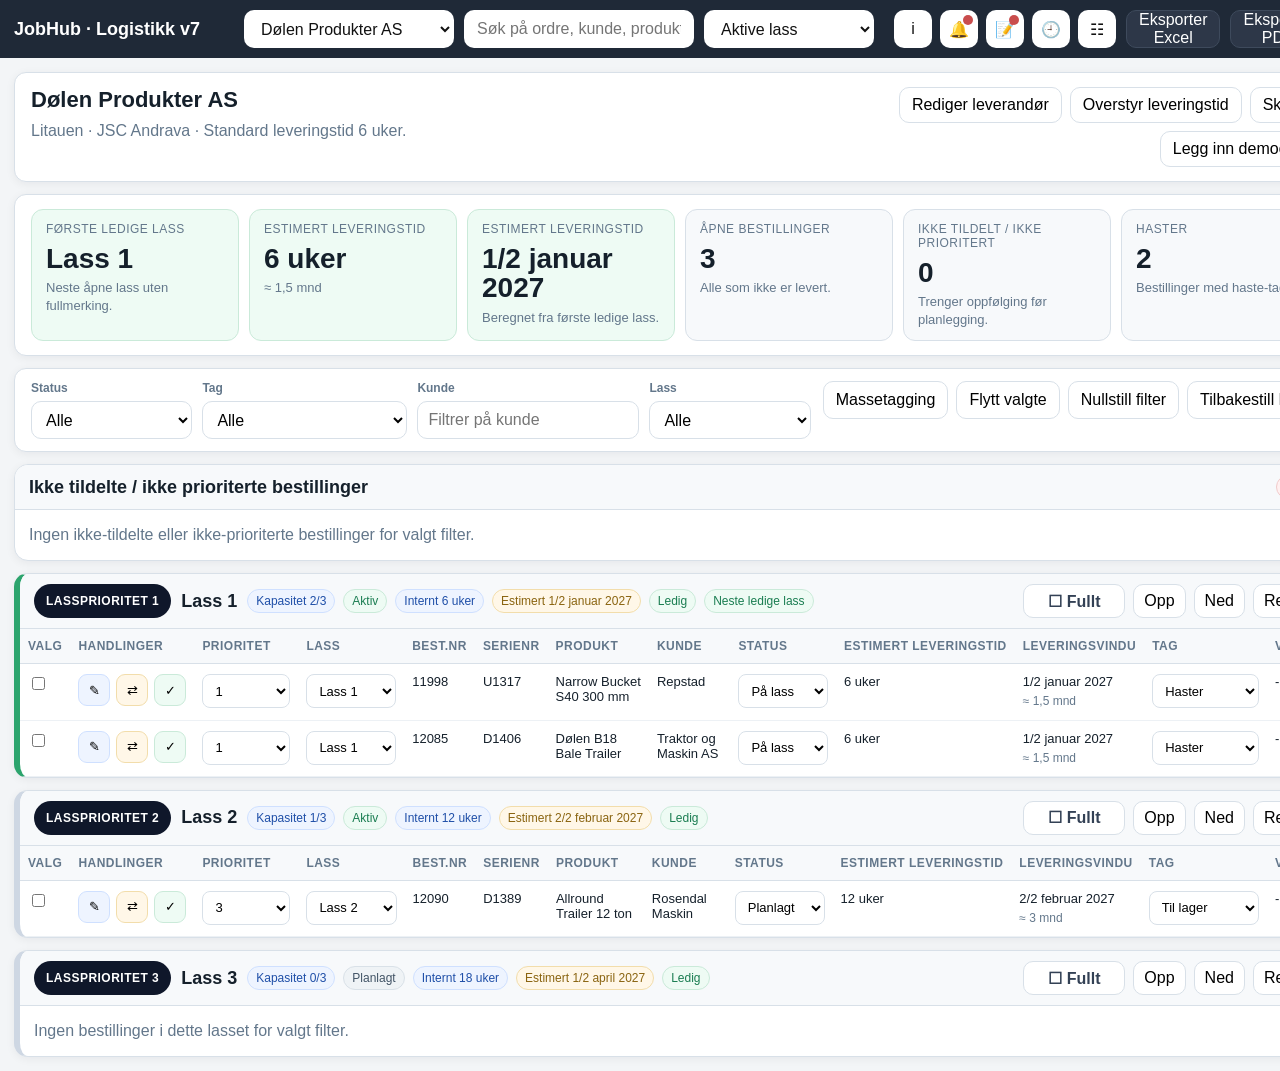
<file: modules/logistikk-v6.html>
<!DOCTYPE html>
<html lang="no">
<head>
<meta charset="UTF-8" />
<meta name="viewport" content="width=device-width, initial-scale=1.0" />
<title>JobHub – Logistikk v7</title>
<style>
:root{
  --bg:#f3f5f7;
  --surface:#ffffff;
  --surface-soft:#f7f9fb;
  --surface-muted:#eef2f6;
  --border:#d8e0e8;
  --text:#15202b;
  --muted:#63778b;
  --accent:#f26a3d;
  --accent-dark:#d4552c;
  --blue:#2f6fed;
  --green:#2ca46d;
  --amber:#d9a441;
  --red:#c94d4d;
  --slate:#334155;
  --shadow:0 2px 10px rgba(16,24,40,.06);
  --radius:12px;
}
*{box-sizing:border-box}
html,body{margin:0;padding:0;font-family:Arial,Helvetica,sans-serif;background:var(--bg);color:var(--text)}
body{min-width:1360px}
button,input,select,textarea{font:inherit}
button{cursor:pointer}

@media print{
  .topbar,.toolbar,.hero-actions,.lass-actions,.row-actions,.drawer,.toast-wrap,.detail-panel,.split-toggle-row{display:none !important}
  .page{padding:0}
  .panel{box-shadow:none}
  body{background:#fff;min-width:auto}
}

.topbar{
  position:sticky;
  top:0;
  z-index:80;
  display:grid;
  grid-template-columns:220px 210px 230px 170px 1fr auto auto auto auto auto auto;
  gap:10px;
  align-items:center;
  padding:10px 14px;
  background:#1f2937;
  color:#fff;
}
.brand{
  font-size:18px;
  font-weight:700;
  white-space:nowrap;
}
.topbar input,.topbar select,.topbar button{
  height:38px;
  border-radius:10px;
  border:1px solid rgba(255,255,255,.12);
  padding:0 12px;
}
.topbar input,.topbar select{background:#fff;color:#111}
.topbar button{background:#fff;color:#111}
.topbar button.primary{background:var(--accent);color:#fff;border-color:var(--accent)}
.topbar button.ghost{background:#2d3748;color:#fff;border-color:#3e4a5c}

.iconbar{
  display:flex;
  gap:8px;
  align-items:center;
}
.top-icon{
  position:relative;
  width:38px;
  height:38px;
  border-radius:10px;
  border:1px solid rgba(255,255,255,.12);
  background:#e7edf4;
  display:flex;
  align-items:center;
  justify-content:center;
  color:#1c2633;
}
.top-icon .dot{
  position:absolute;
  top:4px;
  right:4px;
  width:10px;
  height:10px;
  border-radius:999px;
  background:var(--red);
  display:none;
}
.top-icon.has-unread .dot{display:block}

.page{
  display:flex;
  flex-direction:column;
  gap:12px;
  padding:14px;
}
.panel{
  background:var(--surface);
  border:1px solid var(--border);
  border-radius:var(--radius);
  box-shadow:var(--shadow);
}

.hero{
  display:grid;
  grid-template-columns:1.2fr 1fr;
  gap:14px;
  padding:14px 16px;
  align-items:start;
}
.hero h1{margin:0 0 6px 0;font-size:22px}
.hero p{margin:0;color:var(--muted);line-height:1.45}
.hero-actions{
  display:flex;
  gap:8px;
  flex-wrap:wrap;
  justify-content:flex-end;
}
.hero-actions button{
  height:36px;
  padding:0 12px;
  border-radius:10px;
  border:1px solid var(--border);
  background:#fff;
}

.summary{
  display:grid;
  grid-template-columns:repeat(6,1fr);
  gap:10px;
  padding:14px 16px;
}
.summary-card{
  min-height:88px;
  padding:12px 14px;
  border:1px solid var(--border);
  border-radius:12px;
  background:var(--surface-soft);
}
.summary-card.highlight{
  background:#eefbf4;
  border-color:#caead9;
}
.summary-card .label{
  margin-bottom:8px;
  font-size:12px;
  color:var(--muted);
  text-transform:uppercase;
  letter-spacing:.04em;
}
.summary-card .value{
  font-size:28px;
  font-weight:700;
  line-height:1.05;
  margin-bottom:6px;
}
.summary-card .sub{
  font-size:13px;
  line-height:1.35;
  color:var(--muted);
}

.toolbar{
  display:grid;
  grid-template-columns:1.3fr auto;
  gap:12px;
  align-items:start;
  padding:12px 16px;
}
.filter-grid{
  display:grid;
  grid-template-columns:repeat(4,1fr);
  gap:10px;
}
.field{
  display:flex;
  flex-direction:column;
  gap:6px;
}
.field label{
  font-size:12px;
  font-weight:700;
  color:var(--muted);
}
.field input,.field select,.field textarea{
  min-height:38px;
  padding:8px 10px;
  border:1px solid var(--border);
  border-radius:10px;
  background:#fff;
}
.field textarea{
  min-height:96px;
  resize:vertical;
}
.toolbar-actions{
  display:flex;
  gap:8px;
  flex-wrap:wrap;
  justify-content:flex-end;
}
.toolbar-actions button{
  height:38px;
  padding:0 12px;
  border-radius:10px;
  border:1px solid var(--border);
  background:#fff;
}

.main-split{
  display:grid;
  grid-template-columns:1fr;
  gap:12px;
}
.main-split.with-detail{
  grid-template-columns:minmax(760px, 1fr) 540px;
  align-items:start;
}

.left-content{
  display:flex;
  flex-direction:column;
  gap:12px;
  min-width:0;
}

.detail-panel{
  position:sticky;
  top:68px;
  display:none;
  flex-direction:column;
  gap:10px;
  min-width:0;
}
.main-split.with-detail .detail-panel{
  display:flex;
}

.detail-shell{
  overflow:hidden;
}
.detail-header{
  display:flex;
  justify-content:space-between;
  align-items:flex-start;
  gap:12px;
  padding:14px 16px;
  border-bottom:1px solid var(--border);
  background:var(--surface-soft);
}
.detail-header h2{
  margin:0 0 6px 0;
  font-size:20px;
}
.detail-header p{
  margin:0;
  color:var(--muted);
  font-size:13px;
  line-height:1.4;
}
.detail-header-actions{
  display:flex;
  gap:8px;
  flex-wrap:wrap;
}
.detail-header-actions button{
  height:36px;
  padding:0 12px;
  border-radius:10px;
  border:1px solid var(--border);
  background:#fff;
}

.detail-tabs{
  display:flex;
  gap:8px;
  flex-wrap:wrap;
  padding:12px 16px 0 16px;
}
.detail-tab{
  height:34px;
  padding:0 12px;
  border-radius:999px;
  border:1px solid var(--border);
  background:#fff;
}
.detail-tab.active{
  background:#eef4ff;
  border-color:#cfe0ff;
  color:#1f4fa8;
}

.detail-body{
  padding:12px 16px 16px 16px;
  display:flex;
  flex-direction:column;
  gap:14px;
}
.detail-section{
  display:none;
  flex-direction:column;
  gap:12px;
}
.detail-section.active{
  display:flex;
}
.detail-grid{
  display:grid;
  grid-template-columns:repeat(2,1fr);
  gap:10px;
}
.detail-actions{
  display:flex;
  gap:8px;
  flex-wrap:wrap;
}
.detail-actions button{
  height:38px;
  padding:0 12px;
  border-radius:10px;
  border:1px solid var(--border);
  background:#fff;
}
.preview-panel{
  border:1px solid var(--border);
  border-radius:12px;
  background:#fff;
  min-height:320px;
  overflow:hidden;
}
.preview-placeholder{
  padding:16px;
  color:var(--muted);
}
.preview-frame{
  width:100%;
  height:420px;
  border:0;
}
.preview-image{
  max-width:100%;
  display:block;
}
.attachment-list{
  display:flex;
  flex-direction:column;
  gap:8px;
}
.attachment-item{
  display:grid;
  grid-template-columns:1fr auto;
  gap:8px;
  align-items:center;
  padding:10px 12px;
  border:1px solid var(--border);
  border-radius:12px;
  background:var(--surface-soft);
}
.attachment-item h4{
  margin:0 0 4px 0;
  font-size:14px;
}
.attachment-item p{
  margin:0;
  font-size:12px;
  color:var(--muted);
}
.attachment-actions{
  display:flex;
  gap:8px;
}
.attachment-actions button{
  height:32px;
  padding:0 10px;
  border-radius:9px;
  border:1px solid var(--border);
  background:#fff;
}

.note-list{
  display:flex;
  flex-direction:column;
  gap:8px;
}
.note-card{
  padding:10px 12px;
  border:1px solid var(--border);
  border-radius:12px;
  background:var(--surface-soft);
}
.note-card h4{
  margin:0 0 4px 0;
  font-size:13px;
}
.note-card p{
  margin:0;
  font-size:13px;
  line-height:1.45;
  color:var(--muted);
}

.stack{
  display:flex;
  flex-direction:column;
  gap:12px;
}
.unassigned-card,.load-card{
  border:1px solid var(--border);
  border-radius:14px;
  overflow:hidden;
  background:#fff;
}
.load-card{
  border-left:6px solid #ced7e3;
}
.load-card.next-available{border-left-color:var(--green)}
.load-card.full{border-left-color:var(--red)}
.load-card.full .load-head{background:#fff7f7}
.load-head,.unassigned-head{
  display:grid;
  grid-template-columns:auto auto 1fr auto;
  gap:10px;
  align-items:center;
  padding:10px 14px;
  border-bottom:1px solid var(--border);
  background:var(--surface-soft);
}
.load-left{
  display:flex;
  align-items:center;
  gap:10px;
}
.load-priority{
  min-width:126px;
  height:34px;
  padding:0 12px;
  border-radius:999px;
  background:#0f172a;
  color:#fff;
  display:flex;
  align-items:center;
  justify-content:center;
  font-size:12px;
  font-weight:700;
  text-transform:uppercase;
  letter-spacing:.04em;
}
.load-title{
  font-size:18px;
  font-weight:700;
  white-space:nowrap;
}
.load-right{
  display:flex;
  flex-wrap:wrap;
  gap:8px;
  align-items:center;
}
.lass-actions{
  display:flex;
  gap:8px;
  align-items:center;
}
.lass-actions button{
  height:34px;
  padding:0 10px;
  border-radius:10px;
  border:1px solid var(--border);
  background:#fff;
}
.full-toggle{
  display:flex;
  align-items:center;
  gap:8px;
  min-width:102px;
  justify-content:center;
  height:36px;
  padding:0 12px;
  border-radius:10px;
  border:1px solid var(--border);
  background:#fff;
  font-weight:700;
  color:#334155;
}
.full-toggle.active{
  background:#fff0f0;
  border-color:#e6b7b7;
  color:#a13030;
  box-shadow:0 0 0 2px rgba(201,77,77,.10);
}

.badge{
  display:inline-flex;
  align-items:center;
  gap:6px;
  padding:4px 8px;
  border-radius:999px;
  font-size:12px;
  white-space:nowrap;
  border:1px solid transparent;
}
.badge.gray{color:#425466;background:#eff3f6;border-color:#d9e1e8}
.badge.blue{color:#1f4fa8;background:#eef4ff;border-color:#cfe0ff}
.badge.green{color:#1a7d51;background:#eefbf4;border-color:#caead9}
.badge.amber{color:#8a6410;background:#fff7e8;border-color:#f2ddab}
.badge.red{color:#a13030;background:#fff0f0;border-color:#f0caca}

.table-wrap{overflow:auto}
.orders{
  width:100%;
  border-collapse:collapse;
  min-width:1220px;
}
.orders th{
  position:sticky;
  top:0;
  z-index:1;
  padding:10px 8px;
  text-align:left;
  font-size:12px;
  text-transform:uppercase;
  letter-spacing:.04em;
  color:var(--muted);
  background:#f7f9fb;
  border-bottom:1px solid var(--border);
  white-space:nowrap;
}
.orders td{
  padding:10px 8px;
  border-bottom:1px solid #edf1f5;
  vertical-align:top;
  font-size:13px;
}
.orders tr:hover td{background:#fcfdff}
.orders tr.active-order td{background:#eef4ff}
.orders tr.dragging td{opacity:.45}
.orders tr.drag-over td{background:#eef4ff}

.row-actions{
  display:flex;
  gap:6px;
  align-items:center;
}
.icon-btn{
  min-width:32px;
  height:32px;
  padding:0 8px;
  border-radius:9px;
  border:1px solid var(--border);
  background:#fff;
}
.icon-btn.blue{background:#eef4ff;border-color:#cfe0ff}
.icon-btn.green{background:#eefbf4;border-color:#caead9}
.icon-btn.amber{background:#fff7e8;border-color:#f2ddab}

.inline-select{
  width:100%;
  min-width:88px;
  height:34px;
  padding:4px 8px;
  border:1px solid var(--border);
  border-radius:8px;
  background:#fff;
}
.small-text{
  margin-top:4px;
  font-size:12px;
  color:var(--muted);
  line-height:1.35;
}
.empty{
  padding:16px 14px;
  color:var(--muted);
}

.drawer{
  position:fixed;
  top:62px;
  right:14px;
  width:430px;
  max-height:78vh;
  overflow:auto;
  display:none;
  z-index:100;
  border:1px solid var(--border);
  border-radius:16px;
  background:#fff;
  box-shadow:0 24px 60px rgba(15,23,42,.18);
}
.drawer.open{display:block}
.drawer-header{
  position:sticky;
  top:0;
  z-index:1;
  display:flex;
  justify-content:space-between;
  align-items:center;
  gap:10px;
  padding:14px 16px;
  border-bottom:1px solid var(--border);
  background:#fff;
}
.drawer-header h3{margin:0;font-size:20px}
.drawer-body{
  padding:12px 14px 14px 14px;
  display:flex;
  flex-direction:column;
  gap:10px;
}
.drawer-card{
  border:1px solid var(--border);
  border-radius:12px;
  padding:12px;
  background:var(--surface-soft);
}
.drawer-card.unread{box-shadow:0 0 0 2px rgba(47,111,237,.10)}
.drawer-card h4{margin:0 0 6px 0;font-size:14px}
.drawer-card p{margin:0 0 8px 0;font-size:13px;color:var(--muted);line-height:1.4}
.drawer-actions{
  display:flex;
  flex-wrap:wrap;
  gap:8px;
}
.drawer-actions button{
  height:32px;
  padding:0 10px;
  border-radius:9px;
  border:1px solid var(--border);
  background:#fff;
}
.column-grid{
  display:grid;
  grid-template-columns:repeat(2,1fr);
  gap:8px;
}
.column-item{
  display:flex;
  align-items:center;
  gap:8px;
  padding:8px 10px;
  border:1px solid var(--border);
  border-radius:10px;
  background:var(--surface-soft);
}

.modal-wrap{
  position:fixed;
  inset:0;
  display:none;
  align-items:center;
  justify-content:center;
  padding:20px;
  background:rgba(15,23,42,.38);
  z-index:120;
}
.modal-wrap.open{display:flex}
.modal{
  width:min(720px,100%);
  max-height:92vh;
  overflow:auto;
  border-radius:18px;
  border:1px solid var(--border);
  background:#fff;
  box-shadow:0 20px 60px rgba(2,6,23,.18);
}
.modal-header{
  display:flex;
  justify-content:space-between;
  align-items:center;
  gap:12px;
  padding:16px 18px;
  border-bottom:1px solid var(--border);
}
.modal-header h3{margin:0;font-size:20px}
.modal-body{
  padding:16px 18px;
  display:flex;
  flex-direction:column;
  gap:14px;
}
.modal-grid{
  display:grid;
  grid-template-columns:repeat(2,1fr);
  gap:12px;
}
.modal-actions{
  display:flex;
  flex-wrap:wrap;
  gap:8px;
  justify-content:flex-end;
  padding:0 18px 18px 18px;
}
.modal-actions button{
  height:40px;
  padding:0 14px;
  border-radius:10px;
  border:1px solid var(--border);
  background:#fff;
}
.modal-actions .primary{
  background:var(--accent);
  color:#fff;
  border-color:var(--accent);
}
.notice{
  padding:10px 12px;
  border:1px solid #f0dfbf;
  border-radius:10px;
  background:#fff8ee;
  font-size:13px;
  line-height:1.45;
}
.tag-list{
  display:flex;
  flex-wrap:wrap;
  gap:8px;
}
.tag-choice{
  height:36px;
  padding:0 12px;
  border-radius:999px;
  border:1px solid var(--border);
  background:#fff;
}
.tag-choice.active{
  border-color:#f0c16d;
  background:#fff4dc;
}

.toast-wrap{
  position:fixed;
  right:14px;
  bottom:14px;
  z-index:140;
  display:flex;
  flex-direction:column;
  gap:8px;
}
.toast{
  min-width:260px;
  max-width:420px;
  padding:12px 14px;
  border-radius:12px;
  border:1px solid var(--border);
  background:#fff;
  box-shadow:0 14px 30px rgba(15,23,42,.12);
}
.toast strong{display:block;margin-bottom:4px}
.hidden{display:none !important}
</style>
</head>
<body>
<header class="topbar">
  <div class="brand">JobHub · Logistikk v7</div>
  <select id="supplierSelect" aria-label="Velg leverandør"></select>
  <input id="globalSearch" type="text" placeholder="Søk på ordre, kunde, produkt eller serienr" />
  <select id="viewFilter" aria-label="Visning">
    <option value="active">Aktive lass</option>
    <option value="all">Alle lass</option>
    <option value="archive">Arkiv / levert</option>
  </select>
  <div></div>
  <div class="iconbar">
    <button id="infoBtn" class="top-icon" title="Info">i</button>
    <button id="alertsBtn" class="top-icon" title="Varslinger">🔔<span class="dot"></span></button>
    <button id="notesBtn" class="top-icon" title="Notater">📝<span class="dot"></span></button>
    <button id="historyBtn" class="top-icon" title="Historikk">🕘<span class="dot"></span></button>
    <button id="columnsBtn" class="top-icon" title="Kolonner">☷</button>
  </div>
  <button id="excelBtn" class="ghost" title="Eksporter som Excel-fil (CSV)">Eksporter Excel</button>
  <button id="pdfBtn" class="ghost" title="Åpner utskrift slik at du kan lagre som PDF">Eksporter PDF</button>
  <button id="newSupplierBtn" class="ghost" title="Opprett ny leverandør">Ny leverandør</button>
  <button id="newLoadBtn" title="Opprett nytt lass">Nytt lass</button>
  <button id="newOrderBtn" class="primary" title="Opprett ny bestilling">Ny bestilling</button>
</header>

<main class="page">
  <section class="panel hero">
    <div>
      <h1 id="heroTitle">Leverandør</h1>
      <p id="heroText"></p>
    </div>
    <div class="hero-actions">
      <button id="editSupplierBtn" title="Rediger valgt leverandør">Rediger leverandør</button>
      <button id="overrideLeadBtn" title="Overstyr leveringstid for alle ulåste bestillinger">Overstyr leveringstid</button>
      <button id="printBtn" title="Skriv ut">Skriv ut</button>
      <button id="seedDemoBtn" title="Legg inn demoordre">Legg inn demoordre</button>
    </div>
  </section>

  <section class="panel summary">
    <div class="summary-card highlight">
      <div class="label">Første ledige lass</div>
      <div class="value" id="sumFirstLoad">-</div>
      <div class="sub" id="sumFirstLoadSub">Neste åpne lass uten fullmerking.</div>
    </div>
    <div class="summary-card highlight">
      <div class="label">Estimert leveringstid</div>
      <div class="value" id="sumWeeks">-</div>
      <div class="sub" id="sumMonths">-</div>
    </div>
    <div class="summary-card highlight">
      <div class="label">Estimert leveringstid</div>
      <div class="value" id="sumDeliveryText">-</div>
      <div class="sub">Beregnet fra første ledige lass.</div>
    </div>
    <div class="summary-card">
      <div class="label">Åpne bestillinger</div>
      <div class="value" id="sumOrders">0</div>
      <div class="sub">Alle som ikke er levert.</div>
    </div>
    <div class="summary-card">
      <div class="label">Ikke tildelt / ikke prioritert</div>
      <div class="value" id="sumUnassigned">0</div>
      <div class="sub">Trenger oppfølging før planlegging.</div>
    </div>
    <div class="summary-card">
      <div class="label">Haster</div>
      <div class="value" id="sumUrgent">0</div>
      <div class="sub">Bestillinger med haste-tag.</div>
    </div>
  </section>

  <div id="mainSplit" class="main-split">
    <section class="left-content">
      <section class="panel toolbar">
        <div class="filter-grid">
          <div class="field">
            <label for="statusFilter">Status</label>
            <select id="statusFilter">
              <option value="">Alle</option>
              <option>Registrert</option>
              <option>Planlagt</option>
              <option>På lass</option>
              <option>Produsert</option>
              <option>Levert</option>
            </select>
          </div>
          <div class="field">
            <label for="tagFilter">Tag</label>
            <select id="tagFilter"></select>
          </div>
          <div class="field">
            <label for="customerFilter">Kunde</label>
            <input id="customerFilter" type="text" placeholder="Filtrer på kunde" />
          </div>
          <div class="field">
            <label for="loadFilter">Lass</label>
            <select id="loadFilter">
              <option value="">Alle</option>
              <option value="unassigned">Ikke tildelt</option>
            </select>
          </div>
        </div>
        <div class="toolbar-actions">
          <button id="bulkTagsBtn" title="Legg til eller fjern tagger på valgte bestillinger">Massetagging</button>
          <button id="openMoveQueueBtn" title="Flytt alle valgte bestillinger">Flytt valgte</button>
          <button id="resetFiltersBtn" title="Nullstill alle filtre">Nullstill filter</button>
          <button id="resetStorageBtn" title="Slett lokal lagring og gå tilbake til standard demo">Tilbakestill lokalt</button>
        </div>
      </section>

      <section class="stack">
        <section class="panel unassigned-card">
          <div class="unassigned-head">
            <div class="load-title">Ikke tildelte / ikke prioriterte bestillinger</div>
            <div></div>
            <div></div>
            <div class="badge red" id="unassignedCountBadge">0 åpne</div>
          </div>
          <div class="table-wrap" id="unassignedTableWrap"></div>
        </section>
        <section class="stack" id="loadsContainer"></section>
      </section>
    </section>

    <aside class="detail-panel" id="detailPanel">
      <section class="panel detail-shell">
        <div class="detail-header">
          <div>
            <h2 id="detailTitle">Bestilling</h2>
            <p id="detailSubtitle">Velg en bestilling for å se detaljer.</p>
          </div>
          <div class="detail-header-actions">
            <button id="uploadDocBtn" title="Last opp dokument på valgt bestilling">Last opp dokument</button>
            <button id="closeDetailBtn" title="Lukk delt flate">Lukk delt flate</button>
            <input id="attachmentInput" type="file" accept=".pdf,.png,.jpg,.jpeg,.webp,.txt" class="hidden" />
          </div>
        </div>

        <div class="detail-tabs">
          <button class="detail-tab active" data-tab="overview">Oversikt</button>
          <button class="detail-tab" data-tab="documents">Dokumenter</button>
          <button class="detail-tab" data-tab="internal">Interntekst</button>
          <button class="detail-tab" data-tab="followup">Oppfølging</button>
        </div>

        <div class="detail-body">
          <section id="tab-overview" class="detail-section active">
            <div class="detail-grid">
              <div class="field"><label for="dOrderNo">Ordrenummer</label><input id="dOrderNo" type="text" /></div>
              <div class="field"><label for="dSerial">Serienummer</label><input id="dSerial" type="text" /></div>
              <div class="field"><label for="dProduct">Produkt</label><input id="dProduct" type="text" /></div>
              <div class="field"><label for="dCustomer">Kunde</label><input id="dCustomer" type="text" /></div>
              <div class="field">
                <label for="dStatus">Status</label>
                <select id="dStatus">
                  <option>Registrert</option>
                  <option>Planlagt</option>
                  <option>På lass</option>
                  <option>Produsert</option>
                  <option>Levert</option>
                </select>
              </div>
              <div class="field"><label for="dPriority">Prioritet</label><input id="dPriority" type="number" min="1" /></div>
              <div class="field"><label for="dLoad">Lass</label><select id="dLoad"></select></div>
              <div class="field"><label for="dWanted">Ønsket levering</label><input id="dWanted" type="text" placeholder="f.eks. 2026-06-15" /></div>
              <div class="field"><label for="dAttachmentText">Kundereferanse</label><input id="dAttachmentText" type="text" /></div>
              <div class="field"><label for="dLeadOverride">Eget leveringstid-estimat (uker)</label><input id="dLeadOverride" type="number" min="1" /></div>
              <div class="field"><label><input id="dLeadLocked" type="checkbox" /> Lås bestillingen til eget estimat</label></div>
              <div class="field">
                <label for="dTag">Tag</label>
                <select id="dTag"></select>
              </div>
            </div>
            <div class="detail-actions">
              <button id="saveDetailBtn">Lagre endringer</button>
            </div>
          </section>

          <section id="tab-documents" class="detail-section">
            <div class="notice">
              Vedlegg lastes opp på valgt bestilling og kan forhåndsvises i panelet. Større PDF-er kan fylle lokal lagring raskt i denne prototypen.
            </div>
            <div class="attachment-list" id="attachmentList"></div>
            <div class="preview-panel" id="previewPanel">
              <div class="preview-placeholder">Velg et vedlegg for forhåndsvisning.</div>
            </div>
          </section>

          <section id="tab-internal" class="detail-section">
            <div class="field">
              <label for="internalTextInput">Ny interntekst</label>
              <textarea id="internalTextInput" placeholder="Kort operativ interntekst på bestillingen."></textarea>
            </div>
            <div class="detail-actions">
              <button id="addInternalTextBtn">Legg til interntekst</button>
            </div>
            <div class="note-list" id="internalTextList"></div>
          </section>

          <section id="tab-followup" class="detail-section">
            <div class="detail-grid">
              <div class="field">
                <label for="followStatus">Oppfølgingsstatus</label>
                <select id="followStatus">
                  <option value="">Ingen</option>
                  <option>Til oppfølging</option>
                  <option>Venter svar</option>
                  <option>Avklart</option>
                  <option>Blokkert</option>
                </select>
              </div>
              <div class="field">
                <label for="followOwner">Ansvarlig</label>
                <input id="followOwner" type="text" />
              </div>
              <div class="field">
                <label for="followDeadline">Frist</label>
                <input id="followDeadline" type="text" placeholder="f.eks. 2026-05-10" />
              </div>
            </div>
            <div class="detail-actions">
              <button id="saveFollowupBtn">Lagre oppfølging</button>
            </div>
          </section>
        </div>
      </section>
    </aside>
  </div>
</main>

<aside class="drawer" id="infoDrawer">
  <div class="drawer-header">
    <h3>Info</h3>
    <button onclick="closeDrawer('infoDrawer')">Lukk</button>
  </div>
  <div class="drawer-body">
    <div class="drawer-card">
      <h4>Datamodell nå</h4>
      <p><strong>Logistikk:</strong> leverandør, lass, bestilling, vedlegg, interntekst, oppfølging.</p>
      <p><strong>Dokument:</strong> lagres nå per bestilling som vedlegg med type, navn, dato og data.</p>
    </div>
    <div class="drawer-card">
      <h4>Skille mot fremtidig kommunikasjonsmodul</h4>
      <p>Logistikkmodulen bør kun ha kort interntekst og operativ oppfølging. E-post, SMS, samtalelogger og full trådstruktur bør senere ligge i egen kommunikasjonsmodul.</p>
    </div>
    <div class="drawer-card">
      <h4>Fremtidig kobling</h4>
      <p>Bestillinger kan senere få felt som <code>linkedCommunicationIds</code> og <code>linkedDocumentIds</code>, uten at logistikkmodulen eier hele kommunikasjonssystemet.</p>
    </div>
  </div>
</aside>

<aside class="drawer" id="alertsDrawer">
  <div class="drawer-header">
    <h3>Varslinger</h3>
    <button onclick="closeDrawer('alertsDrawer')">Lukk</button>
  </div>
  <div class="drawer-body" id="alertsList"></div>
</aside>

<aside class="drawer" id="notesDrawer">
  <div class="drawer-header">
    <h3>Notater</h3>
    <button onclick="closeDrawer('notesDrawer')">Lukk</button>
  </div>
  <div class="drawer-body" id="notesList"></div>
</aside>

<aside class="drawer" id="historyDrawer">
  <div class="drawer-header">
    <h3>Historikk</h3>
    <button onclick="closeDrawer('historyDrawer')">Lukk</button>
  </div>
  <div class="drawer-body" id="historyList"></div>
</aside>

<aside class="drawer" id="columnsDrawer">
  <div class="drawer-header">
    <h3>Kolonner</h3>
    <button onclick="closeDrawer('columnsDrawer')">Lukk</button>
  </div>
  <div class="drawer-body">
    <div class="column-grid" id="columnList"></div>
  </div>
</aside>

<div class="modal-wrap" id="supplierModalWrap">
  <div class="modal">
    <div class="modal-header">
      <h3 id="supplierModalTitle">Leverandør</h3>
      <button data-close="supplierModalWrap">Lukk</button>
    </div>
    <div class="modal-body">
      <div class="modal-grid">
        <div class="field"><label for="supplierName">Navn</label><input id="supplierName" type="text" /></div>
        <div class="field"><label for="supplierCountry">Land</label><input id="supplierCountry" type="text" /></div>
        <div class="field"><label for="supplierFactory">Fabrikk</label><input id="supplierFactory" type="text" /></div>
        <div class="field"><label for="supplierLeadWeeks">Standard leveringstid (uker)</label><input id="supplierLeadWeeks" type="number" min="1" /></div>
      </div>
    </div>
    <div class="modal-actions">
      <button data-close="supplierModalWrap">Avbryt</button>
      <button id="saveSupplierBtn" class="primary">Lagre</button>
    </div>
  </div>
</div>

<div class="modal-wrap" id="loadModalWrap">
  <div class="modal">
    <div class="modal-header">
      <h3 id="loadModalTitle">Lass</h3>
      <button data-close="loadModalWrap">Lukk</button>
    </div>
    <div class="modal-body">
      <div class="modal-grid">
        <div class="field"><label for="lNumber">Lassnummer</label><input id="lNumber" type="number" min="1" /></div>
        <div class="field"><label for="lWeeks">Leveringstid (uker)</label><input id="lWeeks" type="number" min="1" /></div>
        <div class="field"><label for="lCapacity">Kapasitet</label><input id="lCapacity" type="number" min="1" /></div>
        <div class="field">
          <label for="lStatus">Status</label>
          <select id="lStatus">
            <option>Aktiv</option>
            <option>Planlagt</option>
            <option>Levert</option>
            <option>Arkivert</option>
          </select>
        </div>
      </div>
    </div>
    <div class="modal-actions">
      <button data-close="loadModalWrap">Avbryt</button>
      <button id="saveLoadBtn" class="primary">Lagre</button>
    </div>
  </div>
</div>

<div class="modal-wrap" id="moveModalWrap">
  <div class="modal">
    <div class="modal-header">
      <h3>Flytt bestilling</h3>
      <button data-close="moveModalWrap">Lukk</button>
    </div>
    <div class="modal-body">
      <div class="notice" id="moveModalText"></div>
      <div class="modal-grid">
        <div class="field">
          <label for="moveLoadTarget">Nytt lass</label>
          <select id="moveLoadTarget"></select>
        </div>
        <div class="field">
          <label for="movePriorityTarget">Ny prioritet</label>
          <input id="movePriorityTarget" type="number" min="1" />
        </div>
      </div>
      <div class="field">
        <label><input id="moveKeepUnassigned" type="checkbox" /> Fjern tildeling og legg tilbake som ikke tildelt</label>
      </div>
    </div>
    <div class="modal-actions">
      <button data-close="moveModalWrap">Avbryt</button>
      <button id="saveMoveBtn" class="primary">Lagre flytting</button>
    </div>
  </div>
</div>

<div class="modal-wrap" id="bulkTagModalWrap">
  <div class="modal">
    <div class="modal-header">
      <h3>Massetagging</h3>
      <button data-close="bulkTagModalWrap">Lukk</button>
    </div>
    <div class="modal-body">
      <div class="notice" id="bulkTagInfo">Velg tagger som skal legges til eller fjernes på valgte bestillinger.</div>
      <div class="field">
        <label>Legg til tagger</label>
        <div class="tag-list" id="bulkAddTags"></div>
      </div>
      <div class="field">
        <label>Fjern tagger</label>
        <div class="tag-list" id="bulkRemoveTags"></div>
      </div>
    </div>
    <div class="modal-actions">
      <button data-close="bulkTagModalWrap">Avbryt</button>
      <button id="saveBulkTagsBtn" class="primary">Lagre</button>
    </div>
  </div>
</div>

<div class="modal-wrap" id="leadOverrideModalWrap">
  <div class="modal">
    <div class="modal-header">
      <h3>Overstyr leveringstid</h3>
      <button data-close="leadOverrideModalWrap">Lukk</button>
    </div>
    <div class="modal-body">
      <div class="notice">
        Dette overstyrer estimert leveringstid på alle bestillinger hos leverandøren, unntatt de som er låst til eget estimat.
      </div>
      <div class="field">
        <label for="supplierLeadOverrideInput">Nytt estimat (uker)</label>
        <input id="supplierLeadOverrideInput" type="number" min="1" />
      </div>
      <div class="field">
        <label><input id="supplierLeadClearOverride" type="checkbox" /> Fjern overstyring og bruk standard leveringstid igjen</label>
      </div>
    </div>
    <div class="modal-actions">
      <button data-close="leadOverrideModalWrap">Avbryt</button>
      <button id="saveLeadOverrideBtn" class="primary">Lagre</button>
    </div>
  </div>
</div>

<div class="toast-wrap" id="toastWrap"></div>

<script>
const STORAGE_KEY = "jobhub-logistics-v7";

const predefinedTags = [
  "Haster",
  "Til lager",
  "Ved ledig kapasitet",
  "Kunde venter",
  "Mangler på forrige lass",
  "Del-levering mulig",
  "Må bekreftes",
  "Avvik",
  "Klar til utsending"
];

const tagConflicts = {
  "Til lager": ["Kunde venter"],
  "Kunde venter": ["Til lager"],
  "Haster": ["Ved ledig kapasitet", "Klar til utsending"],
  "Ved ledig kapasitet": ["Haster"],
  "Klar til utsending": ["Haster", "Må bekreftes"],
  "Må bekreftes": ["Klar til utsending"]
};

const defaultColumns = [
  "Valg",
  "Handlinger",
  "Prioritet",
  "Lass",
  "Best.nr",
  "Serienr",
  "Produkt",
  "Kunde",
  "Status",
  "Estimert leveringstid",
  "Leveringsvindu",
  "Tag",
  "Vedlegg"
];

function createDefaultState() {
  return {
    selectedSupplierId: 1,
    selectedOrderId: null,
    activeDetailTab: "overview",
    editingSupplierId: null,
    editingLoadId: null,
    movingOrderId: null,
    selectedOrderIds: [],
    hiddenColumns: [],
    filters: {
      status: "",
      tag: "",
      customer: "",
      view: "active",
      load: "",
      search: ""
    },
    suppliers: [
      {
        id: 1,
        name: "Dølen Produkter AS",
        country: "Litauen",
        factory: "JSC Andrava",
        leadWeeks: 6,
        leadWeeksOverride: null,
        updated: "12.03.2026",
        loads: [
          { id: 101, number: 1, overrideWeeks: 6, capacity: 3, status: "Aktiv", orders: [1, 2], manualFull: false },
          { id: 102, number: 2, overrideWeeks: 12, capacity: 3, status: "Aktiv", orders: [3], manualFull: false },
          { id: 103, number: 3, overrideWeeks: 18, capacity: 3, status: "Planlagt", orders: [], manualFull: false }
        ]
      },
      {
        id: 2,
        name: "JPM Trailers Ltd",
        country: "Storbritannia",
        factory: "JPM",
        leadWeeks: 14,
        leadWeeksOverride: null,
        updated: "12.03.2026",
        loads: [
          { id: 201, number: 1, overrideWeeks: 14, capacity: 3, status: "Aktiv", orders: [4], manualFull: false },
          { id: 202, number: 2, overrideWeeks: 28, capacity: 3, status: "Planlagt", orders: [], manualFull: false }
        ]
      }
    ],
    orders: [
      {
        id: 1,
        supplierId: 1,
        orderNo: "11998",
        serial: "U1317",
        product: "Narrow Bucket S40 300 mm",
        customer: "Repstad",
        status: "På lass",
        priority: 1,
        loadNumber: 1,
        wanted: "2026-06-15",
        weight: "",
        length: "",
        attachmentLabel: "",
        customerRef: "",
        tags: ["Haster"],
        internalTexts: [
          { id: 1, text: "Kunde ønsker rask avklaring på levering.", createdAt: "12.03.2026 10:12" }
        ],
        comment: "",
        noteText: "Prioritert leveranse til kunde.",
        noteHandled: false,
        leadWeeksOverride: null,
        leadWeeksLocked: false,
        followUp: { status: "Til oppfølging", owner: "Vidar", deadline: "2026-05-05" },
        attachments: []
      },
      {
        id: 2,
        supplierId: 1,
        orderNo: "12085",
        serial: "D1406",
        product: "Dølen B18 Bale Trailer",
        customer: "Traktor og Maskin AS",
        status: "På lass",
        priority: 1,
        loadNumber: 1,
        wanted: "",
        weight: "",
        length: "",
        attachmentLabel: "",
        customerRef: "",
        tags: ["Haster"],
        internalTexts: [],
        comment: "",
        noteText: "",
        noteHandled: true,
        leadWeeksOverride: null,
        leadWeeksLocked: false,
        followUp: { status: "", owner: "", deadline: "" },
        attachments: []
      },
      {
        id: 3,
        supplierId: 1,
        orderNo: "12090",
        serial: "D1389",
        product: "Allround Trailer 12 ton",
        customer: "Rosendal Maskin",
        status: "Planlagt",
        priority: 3,
        loadNumber: 2,
        wanted: "",
        weight: "4600",
        length: "",
        attachmentLabel: "",
        customerRef: "",
        tags: ["Til lager"],
        internalTexts: [
          { id: 1, text: "Følg opp skuffer fra forrige leveranse.", createdAt: "12.03.2026 14:05" }
        ],
        comment: "",
        noteText: "Følg opp skuffer fra forrige leveranse.",
        noteHandled: false,
        leadWeeksOverride: null,
        leadWeeksLocked: false,
        followUp: { status: "", owner: "", deadline: "" },
        attachments: []
      },
      {
        id: 4,
        supplierId: 2,
        orderNo: "11617",
        serial: "JPM-11617",
        product: "Low loader tri axle",
        customer: "Kunde Sør",
        status: "Registrert",
        priority: null,
        loadNumber: null,
        wanted: "2026-04-15",
        weight: "",
        length: "",
        attachmentLabel: "",
        customerRef: "",
        tags: ["Må bekreftes"],
        internalTexts: [],
        comment: "Kunde trenger rask avklaring",
        noteText: "",
        noteHandled: true,
        leadWeeksOverride: null,
        leadWeeksLocked: false,
        followUp: { status: "", owner: "", deadline: "" },
        attachments: []
      }
    ],
    history: [],
    read: {
      alerts: [],
      notes: [],
      history: []
    }
  };
}

let state = loadState();
let draggedOrderId = null;
let selectedPreviewAttachmentId = null;

function loadState() {
  try {
    const raw = localStorage.getItem(STORAGE_KEY);
    if (!raw) return createDefaultState();
    const parsed = JSON.parse(raw);
    const base = createDefaultState();
    return {
      ...base,
      ...parsed,
      filters: { ...base.filters, ...(parsed.filters || {}) },
      read: { ...base.read, ...(parsed.read || {}) },
      hiddenColumns: Array.isArray(parsed.hiddenColumns) ? parsed.hiddenColumns : [],
      history: Array.isArray(parsed.history) ? parsed.history : [],
      selectedOrderId: parsed.selectedOrderId || null,
      activeDetailTab: parsed.activeDetailTab || "overview"
    };
  } catch {
    return createDefaultState();
  }
}

function saveState(silent = false) {
  localStorage.setItem(STORAGE_KEY, JSON.stringify(state));
  if (!silent) toast("Lagring", "Endringer er lagret lokalt i nettleseren.");
}

function toast(title, text) {
  const wrap = document.getElementById("toastWrap");
  const node = document.createElement("div");
  node.className = "toast";
  node.innerHTML = "<strong>" + escapeHtml(title) + "</strong><div>" + escapeHtml(text) + "</div>";
  wrap.appendChild(node);
  setTimeout(() => node.remove(), 3200);
}

function escapeHtml(value) {
  return String(value)
    .replaceAll("&", "&amp;")
    .replaceAll("<", "&lt;")
    .replaceAll(">", "&gt;")
    .replaceAll('"', "&quot;")
    .replaceAll("'", "&#039;");
}

function currentSupplier() {
  return state.suppliers.find(s => s.id === state.selectedSupplierId);
}

function currentOrder() {
  return state.orders.find(order => order.id === state.selectedOrderId) || null;
}

function supplierEffectiveLeadWeeks(supplier) {
  return supplier.leadWeeksOverride || supplier.leadWeeks;
}

function nextId(list) {
  return Math.max(0, ...list.map(item => item.id)) + 1;
}

function pushHistory(type, text) {
  state.history.unshift({
    id: Date.now() + Math.random(),
    supplierId: state.selectedSupplierId,
    type,
    text,
    at: new Date().toLocaleString("no-NO")
  });
  state.history = state.history.slice(0, 300);
}

function sortedLoads(list) {
  return [...list].sort((a, b) => a.number - b.number);
}

function getOrdersForSupplier() {
  return state.orders.filter(order => order.supplierId === state.selectedSupplierId);
}

function getLoadByNumber(number) {
  return currentSupplier().loads.find(load => load.number === number);
}

function rebuildLoadMembership() {
  const supplier = currentSupplier();
  supplier.loads.forEach(load => load.orders = []);
  state.orders
    .filter(order => order.supplierId === supplier.id && order.loadNumber)
    .forEach(order => {
      const load = supplier.loads.find(item => item.number === order.loadNumber);
      if (load) load.orders.push(order.id);
    });
}

function loadIsFull(load) {
  return !!load.manualFull || load.orders.length >= load.capacity;
}

function nextAvailableLoad() {
  return sortedLoads(currentSupplier().loads)
    .filter(load => load.status !== "Arkivert" && load.status !== "Levert")
    .find(load => !loadIsFull(load)) || null;
}

function parseWantedDate(raw) {
  if (!raw) return null;
  const date = new Date(raw);
  return Number.isNaN(date.getTime()) ? null : date;
}

function daysUntil(raw) {
  const date = parseWantedDate(raw);
  if (!date) return null;
  const today = new Date();
  const ms = date.setHours(0,0,0,0) - today.setHours(0,0,0,0);
  return Math.round(ms / 86400000);
}

function monthTextFromWeeks(weeks) {
  const monthsRaw = weeks / 4;
  const roundedHalf = Math.round(monthsRaw * 2) / 2;
  return "≈ " + String(roundedHalf).replace(".5", ",5") + " mnd";
}

function halfMonthEstimateFromWeeks(weeks) {
  const target = new Date();
  target.setDate(target.getDate() + (weeks * 7));
  const monthNames = ["januar","februar","mars","april","mai","juni","juli","august","september","oktober","november","desember"];
  const half = target.getDate() <= 15 ? "1/2" : "2/2";
  return half + " " + monthNames[target.getMonth()] + " " + target.getFullYear();
}

function getConflictingTags(tag) {
  return tagConflicts[tag] || [];
}

function normalizeTags(tags) {
  const active = [];
  tags.forEach(tag => {
    getConflictingTags(tag).forEach(conflict => {
      const index = active.indexOf(conflict);
      if (index !== -1) active.splice(index, 1);
    });
    if (!active.includes(tag)) active.push(tag);
  });
  return active;
}

function validateTags(tags) {
  for (const tag of tags) {
    if (tags.some(item => getConflictingTags(tag).includes(item))) return false;
  }
  return true;
}

function formatLoadLabel(number) {
  return "Lass " + number;
}

function orderEffectiveLeadWeeks(order) {
  const supplier = state.suppliers.find(item => item.id === order.supplierId);
  if (order.leadWeeksLocked && order.leadWeeksOverride) return order.leadWeeksOverride;
  if (supplier.leadWeeksOverride) return supplier.leadWeeksOverride;
  const load = supplier.loads.find(item => item.number === order.loadNumber);
  if (load && load.overrideWeeks) return load.overrideWeeks;
  if (order.leadWeeksOverride) return order.leadWeeksOverride;
  return supplier.leadWeeks;
}

function visibleColumns() {
  return defaultColumns.filter(col => !state.hiddenColumns.includes(col));
}

function openModal(id) {
  document.getElementById(id).classList.add("open");
}

function closeModal(id) {
  document.getElementById(id).classList.remove("open");
}

function toggleDrawer(id) {
  document.querySelectorAll(".drawer").forEach(drawer => {
    if (drawer.id !== id) drawer.classList.remove("open");
  });
  document.getElementById(id).classList.toggle("open");
}

function closeDrawer(id) {
  document.getElementById(id).classList.remove("open");
}

document.querySelectorAll("[data-close]").forEach(button => {
  button.addEventListener("click", () => closeModal(button.dataset.close));
});

function buildSupplierDropdown() {
  const select = document.getElementById("supplierSelect");
  select.innerHTML = "";
  state.suppliers.forEach(supplier => {
    const option = document.createElement("option");
    option.value = String(supplier.id);
    option.textContent = supplier.name;
    if (supplier.id === state.selectedSupplierId) option.selected = true;
    select.appendChild(option);
  });
}

function buildTagFilter() {
  const select = document.getElementById("tagFilter");
  select.innerHTML = '<option value="">Alle</option>';
  predefinedTags.forEach(tag => {
    const option = document.createElement("option");
    option.value = tag;
    option.textContent = tag;
    select.appendChild(option);
  });
  select.value = state.filters.tag;
}

function buildLoadFilter() {
  const select = document.getElementById("loadFilter");
  const existing = state.filters.load;
  select.innerHTML = '<option value="">Alle</option><option value="unassigned">Ikke tildelt</option>';
  sortedLoads(currentSupplier().loads).forEach(load => {
    const option = document.createElement("option");
    option.value = String(load.number);
    option.textContent = formatLoadLabel(load.number);
    select.appendChild(option);
  });
  select.value = existing;
}

function buildOrderLoadChoices(selectId, selectedValue, includeAuto = true) {
  const select = document.getElementById(selectId);
  select.innerHTML = includeAuto ? '<option value="">Automatisk / ikke tildelt</option>' : '<option value="">Ikke tildelt</option>';
  sortedLoads(currentSupplier().loads).forEach(load => {
    const option = document.createElement("option");
    option.value = String(load.number);
    option.textContent = formatLoadLabel(load.number);
    select.appendChild(option);
  });
  select.value = selectedValue ? String(selectedValue) : "";
}

function buildTagSelect(selectId, selectedTag) {
  const select = document.getElementById(selectId);
  select.innerHTML = '<option value="">Ingen</option>';
  predefinedTags.forEach(tag => {
    const option = document.createElement("option");
    option.value = tag;
    option.textContent = tag;
    if (selectedTag === tag) option.selected = true;
    select.appendChild(option);
  });
}

function calculateSummary() {
  const supplier = currentSupplier();
  const orders = getOrdersForSupplier();
  const nextLoad = nextAvailableLoad();
  const nextWeeks = nextLoad
    ? (supplier.leadWeeksOverride || nextLoad.overrideWeeks || supplier.leadWeeks)
    : supplierEffectiveLeadWeeks(supplier);

  return {
    nextLoad: nextLoad ? formatLoadLabel(nextLoad.number) : "Ingen ledige lass",
    nextLoadSub: nextLoad ? "Neste åpne lass uten fullmerking." : "Alle aktive lass er fulle eller markert fullt.",
    weeks: nextWeeks,
    months: monthTextFromWeeks(nextWeeks),
    deliveryWindow: halfMonthEstimateFromWeeks(nextWeeks),
    openOrders: orders.filter(order => order.status !== "Levert").length,
    unassigned: orders.filter(order => !order.loadNumber || !order.priority).length,
    urgent: orders.filter(order => order.tags.includes("Haster") && order.status !== "Levert").length
  };
}

function createAlerts() {
  const alerts = [];
  getOrdersForSupplier().forEach(order => {
    const due = daysUntil(order.wanted);

    if (due !== null && due <= 21 && (order.priority == null || !order.loadNumber) && order.status !== "Levert") {
      alerts.push({
        id: "alert-due-" + order.id,
        orderId: order.id,
        title: "Snarlig levering uten plan",
        text: order.orderNo + " · " + order.customer + " har ønsket levering om " + due + " dager, men mangler prioritet eller lass."
      });
    }

    if (order.tags.includes("Avvik")) {
      alerts.push({
        id: "alert-avvik-" + order.id,
        orderId: order.id,
        title: "Avvik registrert",
        text: order.orderNo + " · " + order.customer + " er merket med avvik."
      });
    }

    if (order.tags.includes("Må bekreftes")) {
      alerts.push({
        id: "alert-confirm-" + order.id,
        orderId: order.id,
        title: "Mangler bekreftelse",
        text: order.orderNo + " · " + order.customer + " er merket med må bekreftes."
      });
    }

    if ((order.attachments || []).length === 0) {
      alerts.push({
        id: "alert-attachment-" + order.id,
        orderId: order.id,
        title: "Mangler vedlegg",
        text: order.orderNo + " · " + order.customer + " har ingen vedlegg."
      });
    }

    if (order.followUp && order.followUp.status) {
      alerts.push({
        id: "alert-followup-" + order.id,
        orderId: order.id,
        title: "Oppfølging: " + order.followUp.status,
        text: order.orderNo + (order.followUp.owner ? " · Ansvarlig: " + order.followUp.owner : "") + (order.followUp.deadline ? " · Frist: " + order.followUp.deadline : "")
      });
    }
  });
  return alerts.slice(0, 40);
}

function createNotes() {
  return getOrdersForSupplier()
    .filter(order => order.noteText && !order.noteHandled)
    .map(order => ({
      id: "note-" + order.id,
      orderId: order.id,
      title: order.orderNo + " · " + order.customer,
      text: order.noteText
    }));
}

function unreadCount(items, key) {
  const read = state.read[key] || [];
  return items.filter(item => !read.includes(item.id)).length;
}

function markRead(key, id) {
  if (!state.read[key].includes(id)) state.read[key].push(id);
}

function renderTopDots() {
  document.getElementById("alertsBtn").classList.toggle("has-unread", unreadCount(createAlerts(), "alerts") > 0);
  document.getElementById("notesBtn").classList.toggle("has-unread", unreadCount(createNotes(), "notes") > 0);
  const historyItems = state.history.filter(item => item.supplierId === state.selectedSupplierId).slice(0, 30);
  document.getElementById("historyBtn").classList.toggle("has-unread", unreadCount(historyItems, "history") > 0);
}

function renderAlertsDrawer() {
  const container = document.getElementById("alertsList");
  const alerts = createAlerts();
  container.innerHTML = "";

  if (!alerts.length) {
    container.innerHTML = '<div class="empty">Ingen aktive varsler.</div>';
    return;
  }

  alerts.forEach(alert => {
    const unread = !state.read.alerts.includes(alert.id);
    const order = state.orders.find(item => item.id === alert.orderId);
    const followText = order.followUp && order.followUp.status
      ? '<p><strong>Oppfølging:</strong> ' + escapeHtml(order.followUp.status) + (order.followUp.owner ? ' · ' + escapeHtml(order.followUp.owner) : '') + (order.followUp.deadline ? ' · ' + escapeHtml(order.followUp.deadline) : '') + '</p>'
      : '';

    const node = document.createElement("div");
    node.className = "drawer-card" + (unread ? " unread" : "");
    node.innerHTML =
      "<h4>" + escapeHtml(alert.title) + "</h4>" +
      "<p>" + escapeHtml(alert.text) + "</p>" +
      followText +
      '<div class="drawer-actions">' +
      '<button onclick="openOrderFromRef(' + alert.orderId + ', \'' + alert.id + '\', \'alerts\')">Åpne</button>' +
      '<button onclick="markAlertHandled(\'' + alert.id + '\')">Ok</button>' +
      '<button onclick="setOrderHighPriority(' + alert.orderId + ', \'' + alert.id + '\')">Høy prioritet</button>' +
      '<button onclick="setFollowUpPrompt(' + alert.orderId + ', \'' + alert.id + '\')">Oppfølging</button>' +
      '</div>';
    container.appendChild(node);
  });
}

function renderNotesDrawer() {
  const container = document.getElementById("notesList");
  const notes = createNotes();
  container.innerHTML = "";

  if (!notes.length) {
    container.innerHTML = '<div class="empty">Ingen åpne notater.</div>';
    return;
  }

  notes.forEach(note => {
    const unread = !state.read.notes.includes(note.id);
    const node = document.createElement("div");
    node.className = "drawer-card" + (unread ? " unread" : "");
    node.innerHTML =
      "<h4>" + escapeHtml(note.title) + "</h4>" +
      "<p>" + escapeHtml(note.text) + "</p>" +
      '<div class="drawer-actions">' +
      '<button onclick="openOrderFromRef(' + note.orderId + ', \'' + note.id + '\', \'notes\')">Åpne</button>' +
      '<button onclick="markNoteHandled(' + note.orderId + ', \'' + note.id + '\')">Ok</button>' +
      '</div>';
    container.appendChild(node);
  });
}

function renderHistoryDrawer() {
  const container = document.getElementById("historyList");
  const items = state.history.filter(item => item.supplierId === state.selectedSupplierId).slice(0, 40);
  container.innerHTML = "";

  if (!items.length) {
    container.innerHTML = '<div class="empty">Ingen historikk ennå.</div>';
    return;
  }

  items.forEach(item => {
    const unread = !state.read.history.includes(item.id);
    const node = document.createElement("div");
    node.className = "drawer-card" + (unread ? " unread" : "");
    node.innerHTML =
      "<h4>" + escapeHtml(item.at) + "</h4>" +
      "<p>" + escapeHtml(item.text) + "</p>" +
      '<div class="drawer-actions"><button onclick="markHistoryRead(\'' + item.id + '\')">Marker lest</button></div>';
    container.appendChild(node);
  });
}

function markAlertHandled(id) {
  markRead("alerts", id);
  saveState(true);
  renderAll();
}

function markHistoryRead(id) {
  markRead("history", id);
  saveState(true);
  renderAll();
}

function openOrderFromRef(orderId, refId, key) {
  markRead(key, refId);
  openOrderDetail(orderId);
  saveState(true);
  renderAll();
}

function markNoteHandled(orderId, refId) {
  const order = state.orders.find(item => item.id === orderId);
  if (!order) return;
  order.noteHandled = true;
  markRead("notes", refId);
  pushHistory("note", order.orderNo + " sitt notat ble markert ok.");
  saveState(true);
  renderAll();
}

function setOrderHighPriority(orderId, refId) {
  const order = state.orders.find(item => item.id === orderId);
  if (!order) return;
  order.priority = 1;
  markRead("alerts", refId);
  pushHistory("order", order.orderNo + " ble satt til høy prioritet.");
  saveState(true);
  renderAll();
}

function setFollowUpPrompt(orderId, refId) {
  const order = state.orders.find(item => item.id === orderId);
  if (!order) return;
  const status = prompt("Oppfølgingsstatus", order.followUp.status || "Til oppfølging");
  if (status === null) return;
  const owner = prompt("Ansvarlig", order.followUp.owner || "");
  if (owner === null) return;
  const deadline = prompt("Frist", order.followUp.deadline || "");
  if (deadline === null) return;

  order.followUp = { status, owner, deadline };
  markRead("alerts", refId);
  pushHistory("followup", order.orderNo + " fikk oppfølging: " + status + ".");
  saveState(true);
  renderAll();
}

function buildColumnDrawer() {
  const wrapper = document.getElementById("columnList");
  wrapper.innerHTML = "";
  defaultColumns.forEach(column => {
    const div = document.createElement("label");
    div.className = "column-item";
    div.innerHTML = '<input type="checkbox" ' + (!state.hiddenColumns.includes(column) ? 'checked' : '') + ' onchange="toggleColumnVisibility(\'' + column.replaceAll("'", "\\'") + '\', this.checked)" /> ' + escapeHtml(column);
    wrapper.appendChild(div);
  });
}

function toggleColumnVisibility(column, checked) {
  if (checked) {
    state.hiddenColumns = state.hiddenColumns.filter(item => item !== column);
  } else {
    state.hiddenColumns = [...new Set([...state.hiddenColumns, column])];
  }
  saveState(true);
  renderAll();
}

function renderSummary() {
  const summary = calculateSummary();
  document.getElementById("sumFirstLoad").textContent = summary.nextLoad;
  document.getElementById("sumFirstLoadSub").textContent = summary.nextLoadSub;
  document.getElementById("sumWeeks").textContent = summary.weeks + " uker";
  document.getElementById("sumMonths").textContent = summary.months;
  document.getElementById("sumDeliveryText").textContent = summary.deliveryWindow;
  document.getElementById("sumOrders").textContent = String(summary.openOrders);
  document.getElementById("sumUnassigned").textContent = String(summary.unassigned);
  document.getElementById("sumUrgent").textContent = String(summary.urgent);
}

function renderHero() {
  const supplier = currentSupplier();
  const leadText = supplier.leadWeeksOverride
    ? "Overstyrt leveringstid " + supplier.leadWeeksOverride + " uker."
    : "Standard leveringstid " + supplier.leadWeeks + " uker.";
  document.getElementById("heroTitle").textContent = supplier.name;
  document.getElementById("heroText").textContent = supplier.country + " · " + supplier.factory + " · " + leadText;
}

function buildInlinePriority(order) {
  return '<select class="inline-select" onchange="updateInlinePriority(' + order.id + ', this.value)">' +
    '<option value="">Ikke satt</option>' +
    [1,2,3,4,5,6,7,8,9,10].map(value => '<option value="' + value + '" ' + (order.priority === value ? 'selected' : '') + '>' + value + '</option>').join("") +
    '</select>';
}

function buildInlineLoad(order) {
  let html = '<select class="inline-select" onchange="updateInlineLoad(' + order.id + ', this.value)">';
  html += '<option value="">Ikke tildelt</option>';
  sortedLoads(currentSupplier().loads).forEach(load => {
    html += '<option value="' + load.number + '" ' + (order.loadNumber === load.number ? 'selected' : '') + '>' + formatLoadLabel(load.number) + '</option>';
  });
  html += '</select>';
  return html;
}

function buildInlineStatus(order) {
  const statuses = ["Registrert","Planlagt","På lass","Produsert","Levert"];
  return '<select class="inline-select" onchange="updateInlineStatus(' + order.id + ', this.value)">' +
    statuses.map(status => '<option value="' + status + '" ' + (order.status === status ? 'selected' : '') + '>' + status + '</option>').join("") +
    '</select>';
}

function buildInlineTag(order) {
  let html = '<select class="inline-select" onchange="updateInlineTag(' + order.id + ', this.value)">';
  html += '<option value="">Ingen</option>';
  predefinedTags.forEach(tag => {
    html += '<option value="' + tag + '" ' + (order.tags.includes(tag) ? 'selected' : '') + '>' + tag + '</option>';
  });
  html += '</select>';
  return html;
}

function updateInlinePriority(orderId, value) {
  const order = state.orders.find(item => item.id === orderId);
  order.priority = value ? Number(value) : null;
  pushHistory("order", order.orderNo + " fikk prioritet " + (order.priority ?? "ikke satt") + ".");
  saveState(true);
  renderAll();
}

function updateInlineLoad(orderId, value) {
  const order = state.orders.find(item => item.id === orderId);
  const before = order.loadNumber ? formatLoadLabel(order.loadNumber) : "Ikke tildelt";
  order.loadNumber = value ? Number(value) : null;
  rebuildLoadMembership();
  const after = order.loadNumber ? formatLoadLabel(order.loadNumber) : "Ikke tildelt";
  pushHistory("move", order.orderNo + " ble flyttet fra " + before + " til " + after + ".");
  saveState(true);
  renderAll();
}

function updateInlineStatus(orderId, value) {
  const order = state.orders.find(item => item.id === orderId);
  order.status = value;
  pushHistory("order", order.orderNo + " fikk status " + value + ".");
  saveState(true);
  renderAll();
}

function updateInlineTag(orderId, value) {
  const order = state.orders.find(item => item.id === orderId);
  const nextTags = value ? normalizeTags([value]) : [];
  if (!validateTags(nextTags)) {
    alert("Tag-kombinasjonen er ikke logisk.");
    return;
  }
  order.tags = nextTags;
  pushHistory("order", order.orderNo + " fikk oppdatert tag.");
  saveState(true);
  renderAll();
}

function toggleOrderSelection(orderId, checked) {
  if (checked) {
    if (!state.selectedOrderIds.includes(orderId)) state.selectedOrderIds.push(orderId);
  } else {
    state.selectedOrderIds = state.selectedOrderIds.filter(id => id !== orderId);
  }
}

function buildTable(orders) {
  const cols = visibleColumns();
  const renderers = {
    "Valg": order => '<td><input type="checkbox" ' + (state.selectedOrderIds.includes(order.id) ? 'checked' : '') + ' onchange="toggleOrderSelection(' + order.id + ', this.checked)" /></td>',
    "Handlinger": order => '<td><div class="row-actions">' +
      '<button class="icon-btn blue" title="Åpne bestilling" onclick="openOrderDetail(' + order.id + ')">✎</button>' +
      '<button class="icon-btn amber" title="Flytt" onclick="openMoveModal(' + order.id + ')">⇄</button>' +
      '<button class="icon-btn green" title="Marker levert / ikke levert" onclick="toggleDelivered(' + order.id + ')">✓</button>' +
      '</div></td>',
    "Prioritet": order => '<td>' + buildInlinePriority(order) + '</td>',
    "Lass": order => '<td>' + buildInlineLoad(order) + '</td>',
    "Best.nr": order => '<td>' + escapeHtml(order.orderNo) + '</td>',
    "Serienr": order => '<td>' + escapeHtml(order.serial || "-") + '</td>',
    "Produkt": order => '<td>' + escapeHtml(order.product) + '</td>',
    "Kunde": order => '<td>' + escapeHtml(order.customer) + (order.customerRef ? '<div class="small-text">' + escapeHtml(order.customerRef) + '</div>' : '') + '</td>',
    "Status": order => '<td>' + buildInlineStatus(order) + '</td>',
    "Estimert leveringstid": order => {
      const weeks = orderEffectiveLeadWeeks(order);
      const suffix = order.leadWeeksLocked ? ' <span class="badge red">Låst</span>' : '';
      return '<td>' + weeks + ' uker' + suffix + '</td>';
    },
    "Leveringsvindu": order => {
      const weeks = orderEffectiveLeadWeeks(order);
      return '<td>' + halfMonthEstimateFromWeeks(weeks) + '<div class="small-text">' + monthTextFromWeeks(weeks) + '</div></td>';
    },
    "Tag": order => '<td>' + buildInlineTag(order) + '</td>',
    "Vedlegg": order => {
      const count = (order.attachments || []).length;
      return '<td>' + (count ? '<span class="badge blue">' + count + ' vedlegg</span>' : '-') + '</td>';
    }
  };

  let html = '<table class="orders"><thead><tr>';
  cols.forEach(col => html += '<th>' + col + '</th>');
  html += '</tr></thead><tbody>';

  orders.forEach(order => {
    const activeClass = state.selectedOrderId === order.id ? " active-order" : "";
    html += '<tr class="' + activeClass + '" draggable="true" ondragstart="startOrderDrag(' + order.id + ', event)" ondragend="endOrderDrag()" onclick="rowOpenOrder(event, ' + order.id + ')">';
    cols.forEach(col => html += renderers[col](order));
    html += '</tr>';
  });

  html += '</tbody></table>';
  return html;
}

function rowOpenOrder(event, orderId) {
  const ignoreTags = ["BUTTON", "SELECT", "INPUT", "OPTION"];
  if (ignoreTags.includes(event.target.tagName)) return;
  openOrderDetail(orderId);
}

function renderUnassigned() {
  const orders = applySearchAndFilters(
    getOrdersForSupplier()
      .filter(order => !order.loadNumber || !order.priority)
      .sort((a, b) => a.orderNo.localeCompare(b.orderNo))
  );

  document.getElementById("unassignedCountBadge").textContent = orders.length + " åpne";
  document.getElementById("unassignedTableWrap").innerHTML = orders.length
    ? '<div ondragover="allowLoadDrop(event)" ondrop="dropOrderOnUnassigned(event)">' + buildTable(orders) + '</div>'
    : '<div class="empty">Ingen ikke-tildelte eller ikke-prioriterte bestillinger for valgt filter.</div>';
}

function orderedLoadsForRender() {
  let loads = [...currentSupplier().loads];
  if (state.filters.view === "archive") {
    loads = loads.filter(load => load.status === "Arkivert" || load.status === "Levert");
  } else if (state.filters.view === "active") {
    loads = loads.filter(load => load.status !== "Arkivert" && load.status !== "Levert");
  }
  return sortedLoads(loads);
}

function renderLoads() {
  const container = document.getElementById("loadsContainer");
  const supplier = currentSupplier();
  const filteredOrders = applySearchAndFilters(getOrdersForSupplier());
  const nextLoad = nextAvailableLoad();
  container.innerHTML = "";

  orderedLoadsForRender().forEach((load, index) => {
    const orders = filteredOrders
      .filter(order => order.loadNumber === load.number)
      .sort((a, b) => (a.priority || 999) - (b.priority || 999) || a.orderNo.localeCompare(b.orderNo));

    const effectiveWeeks = supplier.leadWeeksOverride || load.overrideWeeks || supplier.leadWeeks;
    const full = loadIsFull(load);

    const card = document.createElement("section");
    card.className = "panel load-card" + (nextLoad && nextLoad.id === load.id ? " next-available" : "") + (full ? " full" : "");

    card.innerHTML =
      '<div class="load-head" ondragover="allowLoadDrop(event)" ondrop="dropOrderOnLoad(event, ' + load.number + ')">' +
        '<div class="load-left">' +
          '<div class="load-priority">Lassprioritet ' + (index + 1) + '</div>' +
          '<div class="load-title">' + formatLoadLabel(load.number) + '</div>' +
        '</div>' +
        '<div class="load-right">' +
          '<span class="badge blue">Kapasitet ' + orders.length + '/' + load.capacity + '</span>' +
          '<span class="badge ' + (load.status === "Aktiv" ? "green" : load.status === "Levert" ? "amber" : "gray") + '">' + escapeHtml(load.status) + '</span>' +
          '<span class="badge blue">Internt ' + effectiveWeeks + ' uker</span>' +
          '<span class="badge amber">Estimert ' + halfMonthEstimateFromWeeks(effectiveWeeks) + '</span>' +
          (full ? '<span class="badge red">Lass markert fullt</span>' : '<span class="badge green">Ledig</span>') +
          (nextLoad && nextLoad.id === load.id ? '<span class="badge green">Neste ledige lass</span>' : '') +
        '</div>' +
        '<div></div>' +
        '<div class="lass-actions">' +
          '<button class="full-toggle ' + (load.manualFull ? 'active' : '') + '" title="Marker hele lasset som fullt" onclick="toggleLoadFull(' + load.id + ')">' + (load.manualFull ? '☑ Fullt' : '☐ Fullt') + '</button>' +
          '<button title="Flytt lasset ett hakk opp i prioritet" onclick="moveLoad(' + load.id + ', -1)">Opp</button>' +
          '<button title="Flytt lasset ett hakk ned i prioritet" onclick="moveLoad(' + load.id + ', 1)">Ned</button>' +
          '<button title="Rediger lass" onclick="editLoad(' + load.id + ')">Rediger</button>' +
        '</div>' +
      '</div>' +
      '<div class="table-wrap">' +
        (orders.length ? buildTable(orders) : '<div class="empty">Ingen bestillinger i dette lasset for valgt filter.</div>') +
      '</div>';

    container.appendChild(card);
  });
}

function applySearchAndFilters(orders) {
  return orders.filter(order => {
    const search = state.filters.search.trim().toLowerCase();
    const statusOk = !state.filters.status || order.status === state.filters.status;
    const tagOk = !state.filters.tag || order.tags.includes(state.filters.tag);
    const customerOk = !state.filters.customer || order.customer.toLowerCase().includes(state.filters.customer.toLowerCase());
    const loadOk = !state.filters.load || (state.filters.load === "unassigned" ? !order.loadNumber : String(order.loadNumber) === state.filters.load);
    const searchOk = !search
      || order.orderNo.toLowerCase().includes(search)
      || order.serial.toLowerCase().includes(search)
      || order.product.toLowerCase().includes(search)
      || order.customer.toLowerCase().includes(search);
    return statusOk && tagOk && customerOk && loadOk && searchOk;
  });
}

function toggleLoadFull(loadId) {
  const load = currentSupplier().loads.find(item => item.id === loadId);
  load.manualFull = !load.manualFull;
  pushHistory("load", formatLoadLabel(load.number) + " ble " + (load.manualFull ? "markert fullt" : "åpnet igjen") + ".");
  saveState(true);
  renderAll();
}

function moveLoad(loadId, direction) {
  const loads = sortedLoads(currentSupplier().loads);
  const currentIndex = loads.findIndex(load => load.id === loadId);
  const targetLoad = loads[currentIndex + direction];
  if (!targetLoad) return;

  const currentLoad = loads[currentIndex];
  const currentNumber = currentLoad.number;
  const targetNumber = targetLoad.number;

  currentLoad.number = targetNumber;
  targetLoad.number = currentNumber;

  state.orders
    .filter(order => order.supplierId === state.selectedSupplierId)
    .forEach(order => {
      if (order.loadNumber === currentNumber) order.loadNumber = targetNumber;
      else if (order.loadNumber === targetNumber) order.loadNumber = currentNumber;
    });

  rebuildLoadMembership();
  pushHistory("load", "Lassrekkefølge ble endret mellom " + formatLoadLabel(currentNumber) + " og " + formatLoadLabel(targetNumber) + ".");
  saveState(true);
  renderAll();
}

function startOrderDrag(orderId, event) {
  draggedOrderId = orderId;
  const row = event.target.closest("tr");
  if (row) row.classList.add("dragging");
}

function endOrderDrag() {
  document.querySelectorAll("tr.dragging").forEach(row => row.classList.remove("dragging"));
  draggedOrderId = null;
}

function allowLoadDrop(event) {
  event.preventDefault();
}

function dropOrderOnLoad(event, loadNumber) {
  event.preventDefault();
  if (!draggedOrderId) return;
  const order = state.orders.find(item => item.id === draggedOrderId);
  if (!order || order.supplierId !== state.selectedSupplierId) return;
  const before = order.loadNumber ? formatLoadLabel(order.loadNumber) : "Ikke tildelt";
  order.loadNumber = loadNumber;
  if (order.status === "Registrert") order.status = "Planlagt";
  rebuildLoadMembership();
  pushHistory("move", order.orderNo + " ble dratt fra " + before + " til " + formatLoadLabel(loadNumber) + ".");
  saveState(true);
  renderAll();
}

function dropOrderOnUnassigned(event) {
  event.preventDefault();
  if (!draggedOrderId) return;
  const order = state.orders.find(item => item.id === draggedOrderId);
  if (!order || order.supplierId !== state.selectedSupplierId) return;
  const before = order.loadNumber ? formatLoadLabel(order.loadNumber) : "Ikke tildelt";
  order.loadNumber = null;
  pushHistory("move", order.orderNo + " ble dratt fra " + before + " til ikke tildelt.");
  rebuildLoadMembership();
  saveState(true);
  renderAll();
}

function openMoveModal(orderId) {
  const order = state.orders.find(item => item.id === orderId);
  state.movingOrderId = orderId;
  buildOrderLoadChoices("moveLoadTarget", order.loadNumber, false);
  document.getElementById("movePriorityTarget").value = order.priority || "";
  document.getElementById("moveKeepUnassigned").checked = !order.loadNumber;
  document.getElementById("moveModalText").innerHTML = "<strong>" + escapeHtml(order.orderNo) + "</strong> · " + escapeHtml(order.customer) + " · " + escapeHtml(order.product);
  openModal("moveModalWrap");
}

function openBulkMoveModal() {
  const ids = state.selectedOrderIds.filter(id => {
    const order = state.orders.find(item => item.id === id);
    return order && order.supplierId === state.selectedSupplierId;
  });
  if (!ids.length) {
    alert("Velg minst én bestilling først.");
    return;
  }
  state.movingOrderId = ids[0];
  buildOrderLoadChoices("moveLoadTarget", "", false);
  document.getElementById("movePriorityTarget").value = "";
  document.getElementById("moveKeepUnassigned").checked = false;
  document.getElementById("moveModalText").innerHTML = "Flytt <strong>" + ids.length + "</strong> valgte bestillinger samlet.";
  openModal("moveModalWrap");
}

function applyMoveToOrders(orderIds) {
  const clearAssignment = document.getElementById("moveKeepUnassigned").checked;
  const targetLoadValue = document.getElementById("moveLoadTarget").value;
  const priorityRaw = document.getElementById("movePriorityTarget").value;
  const priority = priorityRaw ? Number(priorityRaw) : null;

  orderIds.forEach(orderId => {
    const order = state.orders.find(item => item.id === orderId);
    if (!order) return;
    const before = order.loadNumber ? formatLoadLabel(order.loadNumber) : "Ikke tildelt";

    if (clearAssignment) {
      order.loadNumber = null;
      order.priority = null;
      pushHistory("move", order.orderNo + " ble flyttet tilbake til ikke tildelt.");
      return;
    }

    if (targetLoadValue) order.loadNumber = Number(targetLoadValue);
    if (priority !== null) order.priority = priority;

    const after = order.loadNumber ? formatLoadLabel(order.loadNumber) : "Ikke tildelt";
    pushHistory("move", order.orderNo + " ble flyttet fra " + before + " til " + after + ".");
  });

  rebuildLoadMembership();
  saveState(true);
  closeModal("moveModalWrap");
  renderAll();
}

function buildBulkTagChoices(containerId) {
  const wrapper = document.getElementById(containerId);
  wrapper.innerHTML = "";
  predefinedTags.forEach(tag => {
    const button = document.createElement("button");
    button.type = "button";
    button.className = "tag-choice";
    button.textContent = tag;
    button.addEventListener("click", () => button.classList.toggle("active"));
    wrapper.appendChild(button);
  });
}

function selectedBulkTags(containerId) {
  return [...document.querySelectorAll("#" + containerId + " .tag-choice.active")].map(button => button.textContent);
}

function openBulkTagModal() {
  const ids = state.selectedOrderIds.filter(id => {
    const order = state.orders.find(item => item.id === id);
    return order && order.supplierId === state.selectedSupplierId;
  });
  if (!ids.length) {
    alert("Velg minst én bestilling først.");
    return;
  }
  buildBulkTagChoices("bulkAddTags");
  buildBulkTagChoices("bulkRemoveTags");
  document.getElementById("bulkTagInfo").textContent = "Du oppdaterer tagger på " + ids.length + " valgte bestillinger.";
  openModal("bulkTagModalWrap");
}

function applyBulkTags() {
  const orderIds = state.selectedOrderIds.filter(id => {
    const order = state.orders.find(item => item.id === id);
    return order && order.supplierId === state.selectedSupplierId;
  });

  const addTags = selectedBulkTags("bulkAddTags");
  const removeTags = selectedBulkTags("bulkRemoveTags");

  orderIds.forEach(orderId => {
    const order = state.orders.find(item => item.id === orderId);
    if (!order) return;
    let nextTags = order.tags.filter(tag => !removeTags.includes(tag));
    nextTags = normalizeTags([...nextTags, ...addTags]);
    order.tags = nextTags;
    pushHistory("order", order.orderNo + " fikk oppdaterte tagger.");
  });

  saveState(true);
  closeModal("bulkTagModalWrap");
  renderAll();
}

function assignToNextLoadIfNeeded(order) {
  if (order.loadNumber) return;
  const load = nextAvailableLoad();
  if (load) order.loadNumber = load.number;
}

function newOrder() {
  const order = {
    id: nextId(state.orders),
    supplierId: state.selectedSupplierId,
    orderNo: "NY-" + String(Date.now()).slice(-5),
    serial: "",
    product: "",
    customer: "",
    status: "Registrert",
    priority: null,
    loadNumber: null,
    wanted: "",
    weight: "",
    length: "",
    attachmentLabel: "",
    customerRef: "",
    tags: [],
    internalTexts: [],
    comment: "",
    noteText: "",
    noteHandled: true,
    leadWeeksOverride: null,
    leadWeeksLocked: false,
    followUp: { status: "", owner: "", deadline: "" },
    attachments: []
  };
  assignToNextLoadIfNeeded(order);
  state.orders.push(order);
  state.selectedOrderId = order.id;
  state.activeDetailTab = "overview";
  pushHistory("order", order.orderNo + " ble opprettet.");
  saveState(true);
  renderAll();
}

function openOrderDetail(orderId) {
  state.selectedOrderId = orderId;
  state.activeDetailTab = state.activeDetailTab || "overview";
  selectedPreviewAttachmentId = null;
  saveState(true);
  renderAll();
}

function closeOrderDetail() {
  state.selectedOrderId = null;
  selectedPreviewAttachmentId = null;
  saveState(true);
  renderAll();
}

function renderDetailPanel() {
  const split = document.getElementById("mainSplit");
  const order = currentOrder();

  if (!order) {
    split.classList.remove("with-detail");
    return;
  }

  split.classList.add("with-detail");
  document.getElementById("detailTitle").textContent = order.orderNo + " · " + order.customer;
  document.getElementById("detailSubtitle").textContent = order.product + (order.loadNumber ? " · " + formatLoadLabel(order.loadNumber) : " · Ikke tildelt");

  document.getElementById("dOrderNo").value = order.orderNo;
  document.getElementById("dSerial").value = order.serial || "";
  document.getElementById("dProduct").value = order.product || "";
  document.getElementById("dCustomer").value = order.customer || "";
  document.getElementById("dStatus").value = order.status;
  document.getElementById("dPriority").value = order.priority || "";
  buildOrderLoadChoices("dLoad", order.loadNumber, true);
  document.getElementById("dWanted").value = order.wanted || "";
  document.getElementById("dAttachmentText").value = order.customerRef || "";
  document.getElementById("dLeadOverride").value = order.leadWeeksOverride || "";
  document.getElementById("dLeadLocked").checked = !!order.leadWeeksLocked;
  buildTagSelect("dTag", order.tags[0] || "");
  document.getElementById("followStatus").value = order.followUp?.status || "";
  document.getElementById("followOwner").value = order.followUp?.owner || "";
  document.getElementById("followDeadline").value = order.followUp?.deadline || "";

  document.querySelectorAll(".detail-tab").forEach(tab => {
    tab.classList.toggle("active", tab.dataset.tab === state.activeDetailTab);
  });
  document.querySelectorAll(".detail-section").forEach(section => {
    section.classList.toggle("active", section.id === "tab-" + state.activeDetailTab);
  });

  renderAttachmentList();
  renderInternalTexts();
  renderPreview();
}

function saveDetailOverview() {
  const order = currentOrder();
  if (!order) return;

  const nextTags = document.getElementById("dTag").value ? normalizeTags([document.getElementById("dTag").value]) : [];
  if (!validateTags(nextTags)) {
    alert("Tag-kombinasjonen er ikke logisk.");
    return;
  }

  order.orderNo = document.getElementById("dOrderNo").value.trim();
  order.serial = document.getElementById("dSerial").value.trim();
  order.product = document.getElementById("dProduct").value.trim();
  order.customer = document.getElementById("dCustomer").value.trim();
  order.status = document.getElementById("dStatus").value;
  order.priority = document.getElementById("dPriority").value ? Number(document.getElementById("dPriority").value) : null;
  order.loadNumber = document.getElementById("dLoad").value ? Number(document.getElementById("dLoad").value) : null;
  order.wanted = document.getElementById("dWanted").value.trim();
  order.customerRef = document.getElementById("dAttachmentText").value.trim();
  order.leadWeeksOverride = document.getElementById("dLeadOverride").value ? Number(document.getElementById("dLeadOverride").value) : null;
  order.leadWeeksLocked = document.getElementById("dLeadLocked").checked;
  order.tags = nextTags;

  if (!order.loadNumber) assignToNextLoadIfNeeded(order);

  rebuildLoadMembership();
  pushHistory("order", order.orderNo + " ble oppdatert fra detaljpanelet.");
  saveState(true);
  renderAll();
}

function saveFollowup() {
  const order = currentOrder();
  if (!order) return;
  order.followUp = {
    status: document.getElementById("followStatus").value,
    owner: document.getElementById("followOwner").value.trim(),
    deadline: document.getElementById("followDeadline").value.trim()
  };
  pushHistory("followup", order.orderNo + " fikk oppdatert oppfølging.");
  saveState(true);
  renderAll();
}

function renderInternalTexts() {
  const order = currentOrder();
  const container = document.getElementById("internalTextList");
  container.innerHTML = "";

  if (!order || !(order.internalTexts || []).length) {
    container.innerHTML = '<div class="empty">Ingen interntekst ennå.</div>';
    return;
  }

  [...order.internalTexts].reverse().forEach(item => {
    const node = document.createElement("div");
    node.className = "note-card";
    node.innerHTML = "<h4>" + escapeHtml(item.createdAt) + "</h4><p>" + escapeHtml(item.text) + "</p>";
    container.appendChild(node);
  });
}

function addInternalText() {
  const order = currentOrder();
  const field = document.getElementById("internalTextInput");
  const text = field.value.trim();
  if (!order || !text) return;
  if (!Array.isArray(order.internalTexts)) order.internalTexts = [];
  order.internalTexts.push({
    id: nextId(order.internalTexts),
    text,
    createdAt: new Date().toLocaleString("no-NO")
  });
  field.value = "";
  pushHistory("internal", order.orderNo + " fikk ny interntekst.");
  saveState(true);
  renderAll();
}

function renderAttachmentList() {
  const order = currentOrder();
  const container = document.getElementById("attachmentList");
  container.innerHTML = "";

  if (!order || !(order.attachments || []).length) {
    container.innerHTML = '<div class="empty">Ingen vedlegg på bestillingen.</div>';
    return;
  }

  order.attachments.forEach(attachment => {
    const node = document.createElement("div");
    node.className = "attachment-item";
    node.innerHTML =
      '<div>' +
        '<h4>' + escapeHtml(attachment.name) + '</h4>' +
        '<p>' + escapeHtml(attachment.type || "Ukjent type") + ' · Lastet opp ' + escapeHtml(attachment.uploadedAt) + '</p>' +
      '</div>' +
      '<div class="attachment-actions">' +
        '<button onclick="previewAttachment(' + attachment.id + ')">Åpne</button>' +
        '<button onclick="removeAttachment(' + attachment.id + ')">Slett</button>' +
      '</div>';
    container.appendChild(node);
  });
}

function previewAttachment(attachmentId) {
  selectedPreviewAttachmentId = attachmentId;
  renderPreview();
}

function removeAttachment(attachmentId) {
  const order = currentOrder();
  if (!order) return;
  order.attachments = order.attachments.filter(item => item.id !== attachmentId);
  if (selectedPreviewAttachmentId === attachmentId) selectedPreviewAttachmentId = null;
  pushHistory("attachment", order.orderNo + " fikk slettet et vedlegg.");
  saveState(true);
  renderAll();
}

function renderPreview() {
  const order = currentOrder();
  const panel = document.getElementById("previewPanel");

  if (!order || !(order.attachments || []).length) {
    panel.innerHTML = '<div class="preview-placeholder">Velg et vedlegg for forhåndsvisning.</div>';
    return;
  }

  const attachment = order.attachments.find(item => item.id === selectedPreviewAttachmentId) || order.attachments[0];
  if (!attachment) {
    panel.innerHTML = '<div class="preview-placeholder">Velg et vedlegg for forhåndsvisning.</div>';
    return;
  }

  selectedPreviewAttachmentId = attachment.id;

  if (attachment.mimeType.startsWith("image/")) {
    panel.innerHTML = '<img class="preview-image" src="' + attachment.data + '" alt="' + escapeHtml(attachment.name) + '" />';
    return;
  }

  if (attachment.mimeType === "application/pdf") {
    panel.innerHTML = '<iframe class="preview-frame" src="' + attachment.data + '"></iframe>';
    return;
  }

  if (attachment.mimeType.startsWith("text/")) {
    panel.innerHTML = '<iframe class="preview-frame" src="' + attachment.data + '"></iframe>';
    return;
  }

  panel.innerHTML = '<div class="preview-placeholder">Forhåndsvisning er ikke tilgjengelig for denne filtypen.</div>';
}

function handleAttachmentUpload(file) {
  const order = currentOrder();
  if (!order || !file) return;

  const reader = new FileReader();
  reader.onload = event => {
    try {
      if (!Array.isArray(order.attachments)) order.attachments = [];
      order.attachments.push({
        id: nextId(order.attachments),
        name: file.name,
        size: file.size,
        type: file.type || "ukjent",
        mimeType: file.type || "application/octet-stream",
        uploadedAt: new Date().toLocaleString("no-NO"),
        data: String(event.target.result)
      });
      selectedPreviewAttachmentId = order.attachments[order.attachments.length - 1].id;
      pushHistory("attachment", order.orderNo + " fikk lastet opp vedlegg: " + file.name + ".");
      saveState(true);
      renderAll();
    } catch {
      alert("Kunne ikke lese filen.");
    }
  };
  reader.readAsDataURL(file);
}

function toggleDelivered(orderId) {
  const order = state.orders.find(item => item.id === orderId);
  order.status = order.status === "Levert" ? "Planlagt" : "Levert";
  pushHistory("order", order.orderNo + " fikk status " + order.status + ".");
  saveState(true);
  renderAll();
}

function newSupplier() {
  state.editingSupplierId = null;
  document.getElementById("supplierModalTitle").textContent = "Ny leverandør";
  document.getElementById("supplierName").value = "";
  document.getElementById("supplierCountry").value = "";
  document.getElementById("supplierFactory").value = "";
  document.getElementById("supplierLeadWeeks").value = "6";
  openModal("supplierModalWrap");
}

function editSupplier() {
  const supplier = currentSupplier();
  state.editingSupplierId = supplier.id;
  document.getElementById("supplierModalTitle").textContent = "Rediger leverandør";
  document.getElementById("supplierName").value = supplier.name;
  document.getElementById("supplierCountry").value = supplier.country;
  document.getElementById("supplierFactory").value = supplier.factory;
  document.getElementById("supplierLeadWeeks").value = String(supplier.leadWeeks);
  openModal("supplierModalWrap");
}

function saveSupplier() {
  const payload = {
    name: document.getElementById("supplierName").value.trim(),
    country: document.getElementById("supplierCountry").value.trim(),
    factory: document.getElementById("supplierFactory").value.trim(),
    leadWeeks: Number(document.getElementById("supplierLeadWeeks").value) || 1,
    updated: new Date().toLocaleDateString("no-NO")
  };

  if (!payload.name) {
    alert("Leverandør må ha navn.");
    return;
  }

  if (state.editingSupplierId) {
    Object.assign(currentSupplier(), payload);
    pushHistory("supplier", "Leverandør ble oppdatert.");
  } else {
    const supplierId = nextId(state.suppliers);
    state.suppliers.push({ id: supplierId, ...payload, leadWeeksOverride: null, loads: [] });
    state.selectedSupplierId = supplierId;
    pushHistory("supplier", "Ny leverandør ble opprettet.");
  }

  saveState(true);
  closeModal("supplierModalWrap");
  renderAll();
}

function newLoad() {
  state.editingLoadId = null;
  document.getElementById("loadModalTitle").textContent = "Nytt lass";
  document.getElementById("lNumber").value = String((Math.max(0, ...currentSupplier().loads.map(load => load.number)) + 1) || 1);
  document.getElementById("lWeeks").value = String(supplierEffectiveLeadWeeks(currentSupplier()));
  document.getElementById("lCapacity").value = "3";
  document.getElementById("lStatus").value = "Aktiv";
  openModal("loadModalWrap");
}

function editLoad(loadId) {
  const load = currentSupplier().loads.find(item => item.id === loadId);
  state.editingLoadId = loadId;
  document.getElementById("loadModalTitle").textContent = "Rediger lass";
  document.getElementById("lNumber").value = String(load.number);
  document.getElementById("lWeeks").value = String(load.overrideWeeks || supplierEffectiveLeadWeeks(currentSupplier()));
  document.getElementById("lCapacity").value = String(load.capacity);
  document.getElementById("lStatus").value = load.status;
  openModal("loadModalWrap");
}

function saveLoad() {
  const payload = {
    number: Number(document.getElementById("lNumber").value),
    overrideWeeks: Number(document.getElementById("lWeeks").value) || supplierEffectiveLeadWeeks(currentSupplier()),
    capacity: Number(document.getElementById("lCapacity").value) || 1,
    status: document.getElementById("lStatus").value
  };

  if (!payload.number) {
    alert("Lass må ha nummer.");
    return;
  }

  const duplicate = currentSupplier().loads.find(load => load.number === payload.number && load.id !== state.editingLoadId);
  if (duplicate) {
    alert("Lassnummer finnes allerede hos valgt leverandør.");
    return;
  }

  if (state.editingLoadId) {
    const load = currentSupplier().loads.find(item => item.id === state.editingLoadId);
    const oldNumber = load.number;
    Object.assign(load, payload);
    state.orders
      .filter(order => order.supplierId === state.selectedSupplierId && order.loadNumber === oldNumber)
      .forEach(order => order.loadNumber = payload.number);
    pushHistory("load", formatLoadLabel(payload.number) + " ble oppdatert.");
  } else {
    currentSupplier().loads.push({ id: nextId(currentSupplier().loads), orders: [], manualFull: false, ...payload });
    pushHistory("load", formatLoadLabel(payload.number) + " ble opprettet.");
  }

  rebuildLoadMembership();
  saveState(true);
  closeModal("loadModalWrap");
  renderAll();
}

function openLeadOverrideModal() {
  document.getElementById("supplierLeadOverrideInput").value = currentSupplier().leadWeeksOverride || "";
  document.getElementById("supplierLeadClearOverride").checked = false;
  openModal("leadOverrideModalWrap");
}

function saveLeadOverride() {
  const supplier = currentSupplier();
  const clear = document.getElementById("supplierLeadClearOverride").checked;

  if (clear) {
    supplier.leadWeeksOverride = null;
    pushHistory("supplier", "Overstyrt leveringstid ble fjernet for " + supplier.name + ".");
  } else {
    const value = Number(document.getElementById("supplierLeadOverrideInput").value);
    if (!value) {
      alert("Oppgi et gyldig antall uker.");
      return;
    }
    supplier.leadWeeksOverride = value;
    pushHistory("supplier", "Leveringstid ble overstyrt til " + value + " uker for " + supplier.name + ".");
  }

  saveState(true);
  closeModal("leadOverrideModalWrap");
  renderAll();
}

function exportExcelCsv() {
  const rows = [];
  rows.push([
    "Leverandør",
    "Lass",
    "Ordrenummer",
    "Serienummer",
    "Produkt",
    "Kunde",
    "Status",
    "Prioritet",
    "Estimert leveringstid (uker)",
    "Leveringsvindu",
    "Tag",
    "Vedlegg"
  ]);

  getOrdersForSupplier().forEach(order => {
    rows.push([
      currentSupplier().name,
      order.loadNumber ? formatLoadLabel(order.loadNumber) : "Ikke tildelt",
      order.orderNo,
      order.serial,
      order.product,
      order.customer,
      order.status,
      order.priority ?? "",
      orderEffectiveLeadWeeks(order),
      halfMonthEstimateFromWeeks(orderEffectiveLeadWeeks(order)),
      order.tags.join(", "),
      (order.attachments || []).map(item => item.name).join(", ")
    ]);
  });

  const csv = rows.map(row => row.map(cell => '"' + String(cell ?? "").replaceAll('"', '""') + '"').join(";")).join("\n");
  const blob = new Blob([csv], { type: "text/csv;charset=utf-8;" });
  const url = URL.createObjectURL(blob);
  const link = document.createElement("a");
  link.href = url;
  link.download = "logistikk-" + currentSupplier().name.toLowerCase().replaceAll(" ", "-") + ".csv";
  link.click();
  URL.revokeObjectURL(url);
}

function exportPdfViaPrint() {
  window.print();
}

function seedDemoOrder() {
  const order = {
    id: nextId(state.orders),
    supplierId: state.selectedSupplierId,
    orderNo: "DEMO-" + String(Date.now()).slice(-5),
    serial: "",
    product: "Demo-produkt",
    customer: "Ny kunde",
    status: "Registrert",
    priority: null,
    loadNumber: null,
    wanted: "",
    weight: "",
    length: "",
    attachmentLabel: "",
    customerRef: "",
    tags: ["Må bekreftes"],
    internalTexts: [],
    comment: "",
    noteText: "",
    noteHandled: true,
    leadWeeksOverride: null,
    leadWeeksLocked: false,
    followUp: { status: "", owner: "", deadline: "" },
    attachments: []
  };
  assignToNextLoadIfNeeded(order);
  state.orders.push(order);
  state.selectedOrderId = order.id;
  state.activeDetailTab = "overview";
  pushHistory("order", order.orderNo + " ble opprettet som demoordre.");
  saveState(true);
  renderAll();
}

function resetState() {
  state = createDefaultState();
  selectedPreviewAttachmentId = null;
  saveState(true);
  renderAll();
  toast("Tilbakestilt", "Lokal lagring er slettet og standard demo er gjenopprettet.");
}

function renderDrawers() {
  renderAlertsDrawer();
  renderNotesDrawer();
  renderHistoryDrawer();
  buildColumnDrawer();
  renderTopDots();
}

function renderAll() {
  rebuildLoadMembership();
  buildSupplierDropdown();
  buildTagFilter();
  buildLoadFilter();
  renderHero();
  renderSummary();
  renderUnassigned();
  renderLoads();
  renderDetailPanel();
  renderDrawers();
  document.getElementById("supplierSelect").value = String(state.selectedSupplierId);
  document.getElementById("globalSearch").value = state.filters.search;
  document.getElementById("statusFilter").value = state.filters.status;
  document.getElementById("customerFilter").value = state.filters.customer;
  document.getElementById("viewFilter").value = state.filters.view;
  document.getElementById("loadFilter").value = state.filters.load;
}

document.getElementById("supplierSelect").addEventListener("change", event => {
  state.selectedSupplierId = Number(event.target.value);
  state.selectedOrderIds = [];
  state.selectedOrderId = null;
  saveState(true);
  renderAll();
});

document.getElementById("globalSearch").addEventListener("input", event => {
  state.filters.search = event.target.value;
  renderAll();
});

document.getElementById("viewFilter").addEventListener("change", event => {
  state.filters.view = event.target.value;
  renderAll();
});

document.getElementById("statusFilter").addEventListener("change", event => {
  state.filters.status = event.target.value;
  renderAll();
});

document.getElementById("tagFilter").addEventListener("change", event => {
  state.filters.tag = event.target.value;
  renderAll();
});

document.getElementById("customerFilter").addEventListener("input", event => {
  state.filters.customer = event.target.value;
  renderAll();
});

document.getElementById("loadFilter").addEventListener("change", event => {
  state.filters.load = event.target.value;
  renderAll();
});

document.getElementById("newSupplierBtn").addEventListener("click", newSupplier);
document.getElementById("editSupplierBtn").addEventListener("click", editSupplier);
document.getElementById("saveSupplierBtn").addEventListener("click", saveSupplier);

document.getElementById("newLoadBtn").addEventListener("click", newLoad);
document.getElementById("saveLoadBtn").addEventListener("click", saveLoad);

document.getElementById("newOrderBtn").addEventListener("click", newOrder);

document.getElementById("openMoveQueueBtn").addEventListener("click", openBulkMoveModal);
document.getElementById("saveMoveBtn").addEventListener("click", () => {
  const ids = state.selectedOrderIds.length && document.getElementById("moveModalText").textContent.includes("valgte")
    ? state.selectedOrderIds
    : [state.movingOrderId];
  applyMoveToOrders(ids);
});

document.getElementById("bulkTagsBtn").addEventListener("click", openBulkTagModal);
document.getElementById("saveBulkTagsBtn").addEventListener("click", applyBulkTags);

document.getElementById("overrideLeadBtn").addEventListener("click", openLeadOverrideModal);
document.getElementById("saveLeadOverrideBtn").addEventListener("click", saveLeadOverride);

document.getElementById("excelBtn").addEventListener("click", exportExcelCsv);
document.getElementById("pdfBtn").addEventListener("click", exportPdfViaPrint);
document.getElementById("printBtn").addEventListener("click", () => window.print());

document.getElementById("seedDemoBtn").addEventListener("click", seedDemoOrder);

document.getElementById("resetFiltersBtn").addEventListener("click", () => {
  state.filters = { status: "", tag: "", customer: "", view: "active", load: "", search: "" };
  state.selectedOrderIds = [];
  renderAll();
});

document.getElementById("resetStorageBtn").addEventListener("click", () => {
  const ok = confirm("Dette sletter lokal lagring og gjenoppretter standard demo. Fortsette?");
  if (ok) {
    localStorage.removeItem(STORAGE_KEY);
    resetState();
  }
});

document.getElementById("infoBtn").addEventListener("click", () => toggleDrawer("infoDrawer"));
document.getElementById("alertsBtn").addEventListener("click", () => toggleDrawer("alertsDrawer"));
document.getElementById("notesBtn").addEventListener("click", () => toggleDrawer("notesDrawer"));
document.getElementById("historyBtn").addEventListener("click", () => toggleDrawer("historyDrawer"));
document.getElementById("columnsBtn").addEventListener("click", () => toggleDrawer("columnsDrawer"));

document.getElementById("closeDetailBtn").addEventListener("click", closeOrderDetail);
document.getElementById("saveDetailBtn").addEventListener("click", saveDetailOverview);
document.getElementById("saveFollowupBtn").addEventListener("click", saveFollowup);
document.getElementById("addInternalTextBtn").addEventListener("click", addInternalText);

document.getElementById("uploadDocBtn").addEventListener("click", () => {
  if (!currentOrder()) {
    alert("Velg en bestilling først.");
    return;
  }
  document.getElementById("attachmentInput").click();
});

document.getElementById("attachmentInput").addEventListener("change", event => {
  const file = event.target.files[0];
  handleAttachmentUpload(file);
  event.target.value = "";
});

document.querySelectorAll(".detail-tab").forEach(button => {
  button.addEventListener("click", () => {
    state.activeDetailTab = button.dataset.tab;
    saveState(true);
    renderAll();
  });
});

window.addEventListener("beforeunload", () => saveState(true));

renderAll();
</script>
</body>
</html>
</file>
